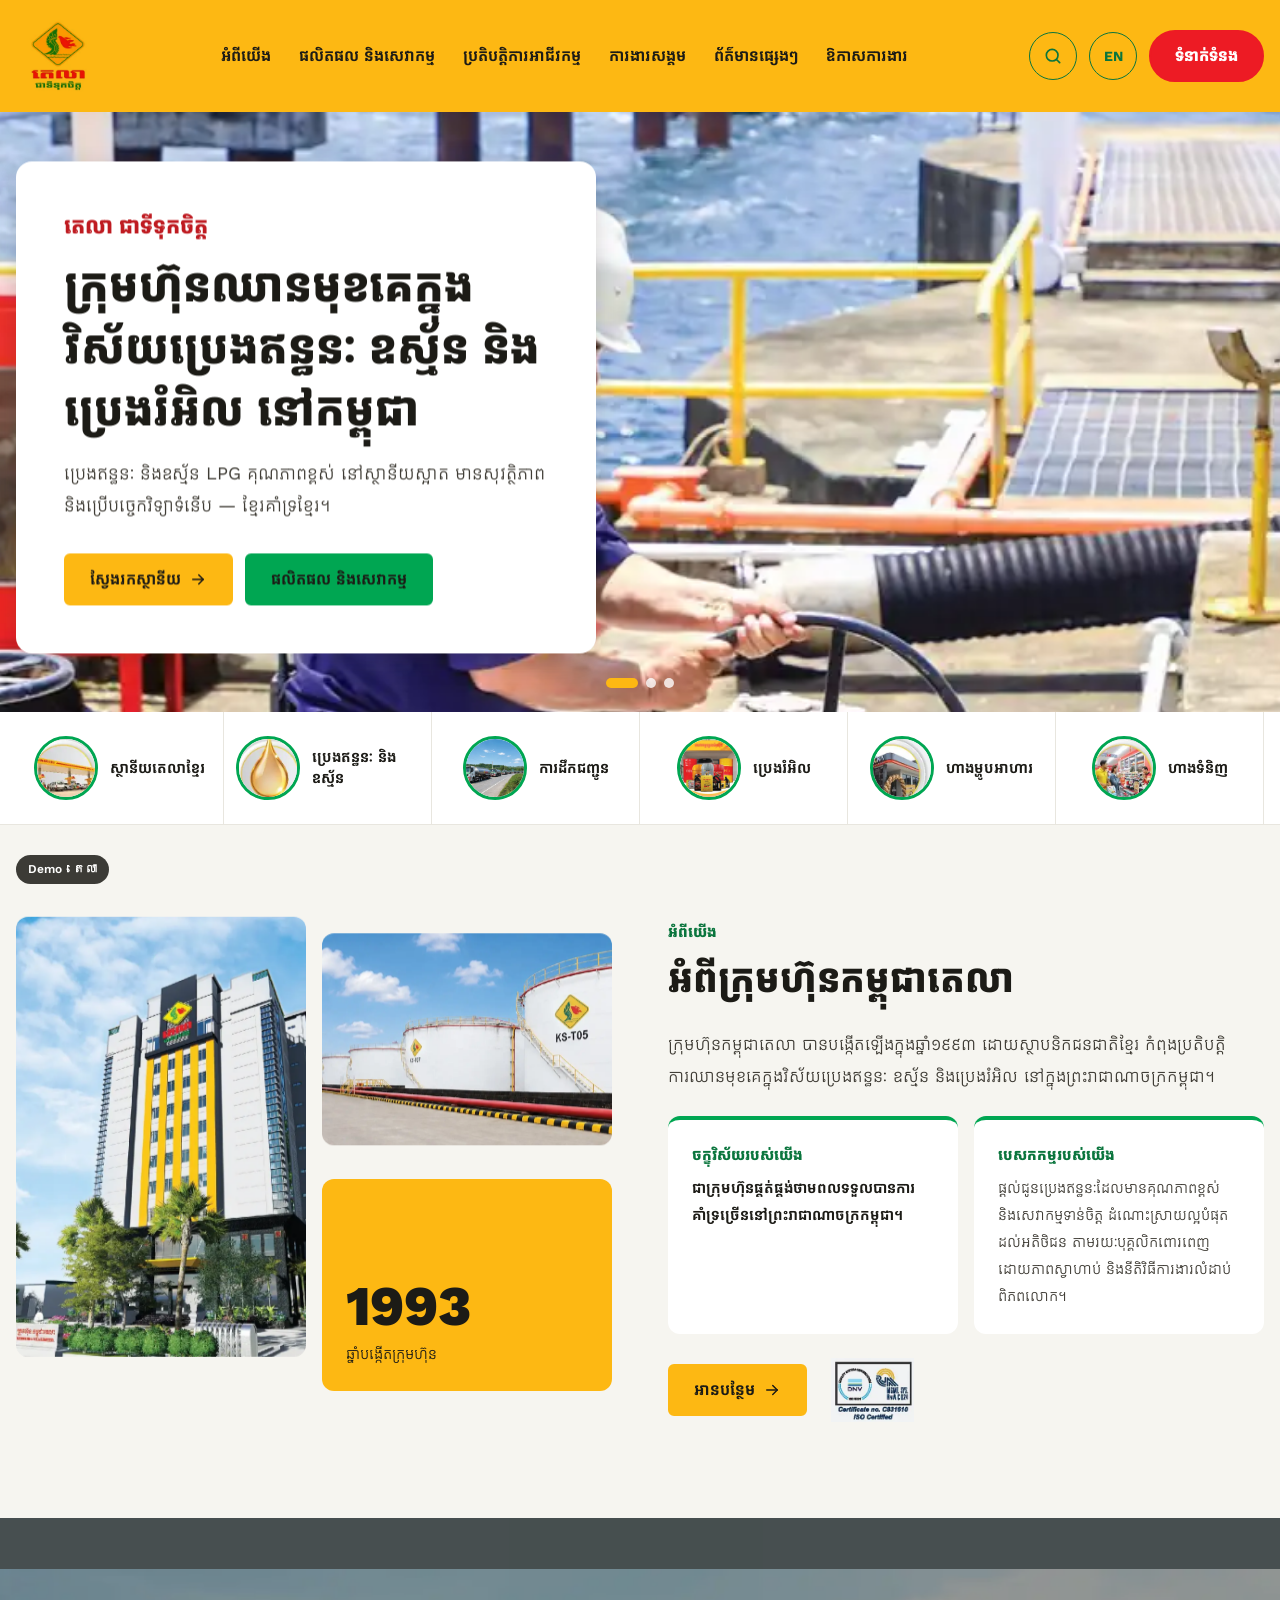
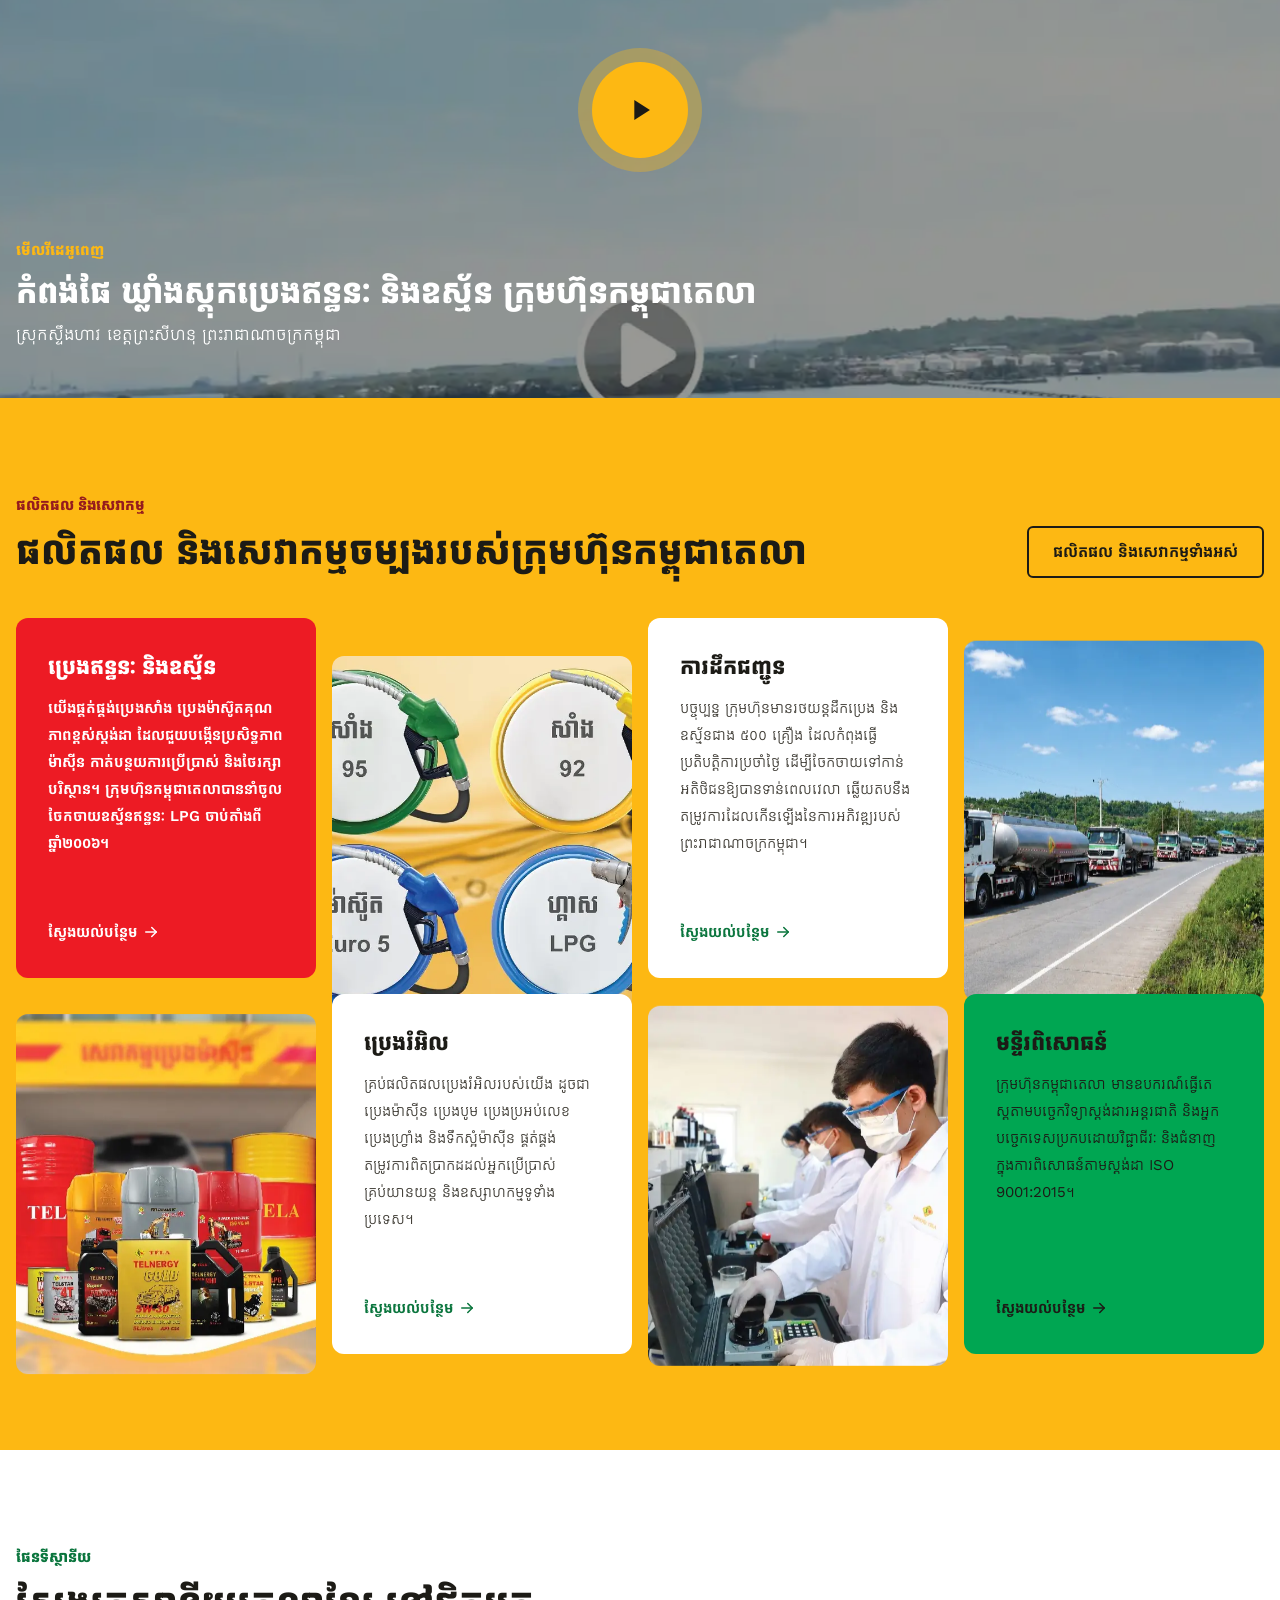
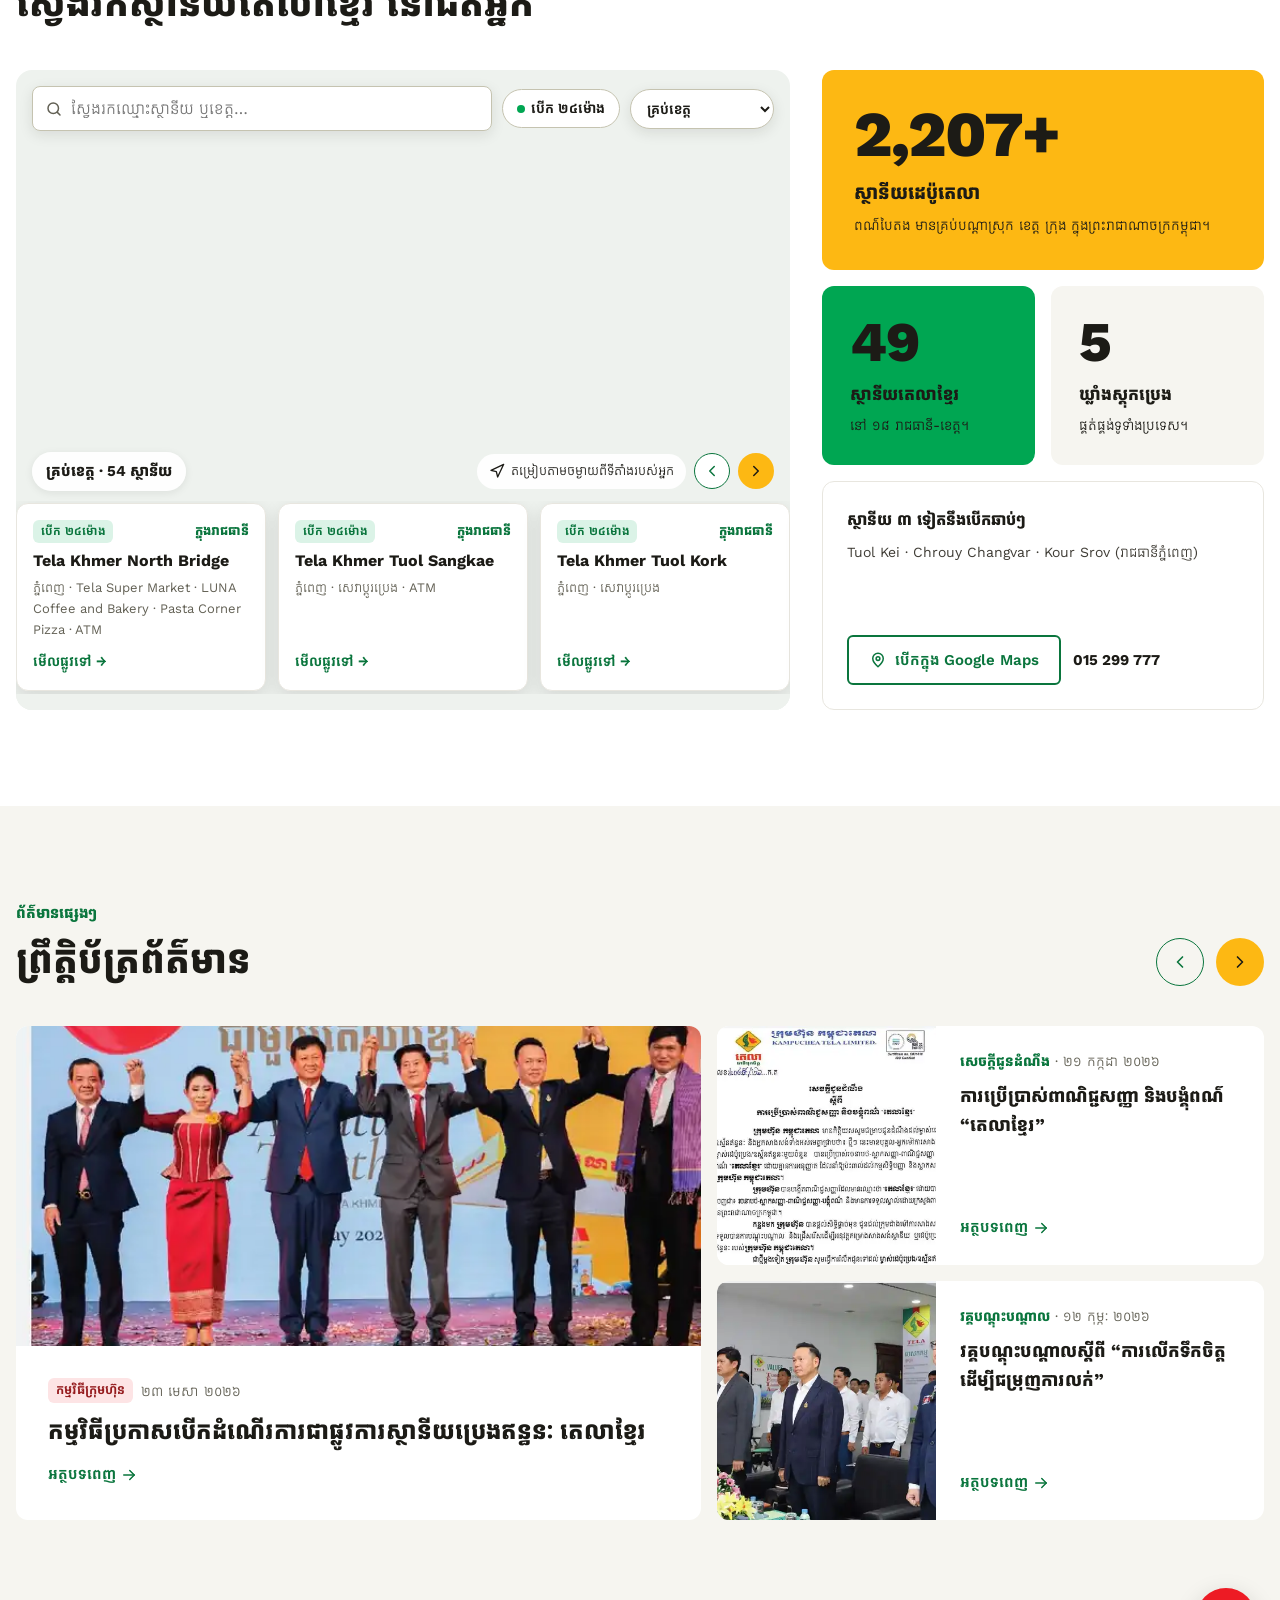
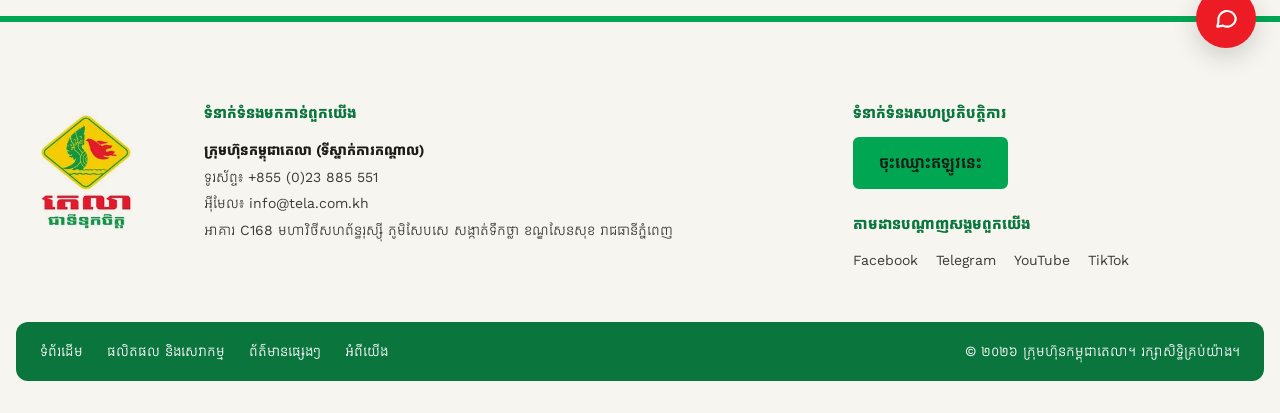
<file: index.html>
<!doctype html>
<html lang="km">
<head>
<meta charset="utf-8">
<meta name="viewport" content="width=device-width, initial-scale=1">
<meta name="robots" content="noindex, nofollow">
<title>តេលា — ទំព័រដើម</title>
<link rel="icon" href="img/logo.webp">
<link rel="preconnect" href="https://fonts.googleapis.com">
<link rel="stylesheet" href="https://fonts.googleapis.com/css2?family=Work+Sans:wght@400;600;700;800&amp;family=Kantumruy+Pro:wght@400;600;700&amp;display=swap">
<style>
body{margin:0}
a{color:#0a753d}a:hover{color:#1c1b16}
</style>
<style>html{scroll-behavior:smooth}*{box-sizing:border-box}img{max-width:100%}</style>
<link rel="stylesheet" href="anim.css">
<link rel="stylesheet" href="responsive.css">
</head>
<body>
<div style="font-family:'Work Sans', 'Kantumruy Pro', 'Noto Sans Khmer', sans-serif;color:#3f3c35;background:#ffffff;line-height:1.75;min-width:0">
<header style="background:#fdb813;padding:12px max(16px, calc((100% - 1248px) / 2));display:flex;flex-wrap:wrap;align-items:center;justify-content:space-between;gap:16px 32px;min-height:112px;box-sizing:border-box">
<a href="#" aria-label="តេលា ទំព័រដើម" style="display:block"><img src="img/logo.webp" alt="តេលា ជាទីទុកចិត្ត" style="display:block;height:84px;width:auto;mix-blend-mode:multiply"></a>
<nav aria-label="ម៉ឺនុយមេ" style="display:flex;flex-wrap:wrap;gap:8px 28px;justify-content:center;flex:1 1 560px"><a href="about.html" style="display:inline-flex;align-items:center;gap:4px;font-size:16px;font-weight:600;line-height:1.5;color:#1c1b16;text-decoration:none">អំពីយើង</a><a href="products.html" style="display:inline-flex;align-items:center;gap:4px;font-size:16px;font-weight:600;line-height:1.5;color:#1c1b16;text-decoration:none">ផលិតផល និងសេវាកម្ម</a><a href="operations.html" style="display:inline-flex;align-items:center;gap:4px;font-size:16px;font-weight:600;line-height:1.5;color:#1c1b16;text-decoration:none">ប្រតិបត្តិការអាជីវកម្ម</a><a href="csr.html" style="display:inline-flex;align-items:center;gap:4px;font-size:16px;font-weight:600;line-height:1.5;color:#1c1b16;text-decoration:none">ការងារសង្គម</a><a href="news.html" style="display:inline-flex;align-items:center;gap:4px;font-size:16px;font-weight:600;line-height:1.5;color:#1c1b16;text-decoration:none">ព័ត៌មានផ្សេងៗ</a><a href="careers.html" style="display:inline-flex;align-items:center;gap:4px;font-size:16px;font-weight:600;line-height:1.5;color:#1c1b16;text-decoration:none">ឱកាសការងារ</a></nav>
<div style="display:flex;align-items:center;gap:12px"><button type="button" aria-label="ស្វែងរក" style="background:transparent;border:1.5px solid #0a753d;color:#0a753d;width:48px;height:48px;border-radius:999px;display:inline-flex;align-items:center;justify-content:center;font-family:inherit;font-size:14px;font-weight:700;cursor:pointer;flex:none"><svg width="20" height="20" viewBox="0 0 24 24" fill="none" stroke="currentColor" stroke-width="2" stroke-linecap="round" stroke-linejoin="round" aria-hidden="true"><circle cx="11" cy="11" r="7"></circle><path d="m20 20-3.5-3.5"></path></svg></button><button type="button" aria-label="English" style="background:transparent;border:1.5px solid #0a753d;color:#0a753d;width:48px;height:48px;border-radius:999px;display:inline-flex;align-items:center;justify-content:center;font-family:inherit;font-size:14px;font-weight:700;cursor:pointer;flex:none">EN</button><a href="contact.html" style="background:#ed1b24;color:#ffffff;border:2px solid #ed1b24;border-radius:999px;display:inline-flex;align-items:center;gap:8px;padding:12px 24px;font-size:16px;font-weight:700;line-height:1.5;text-decoration:none;white-space:nowrap">ទំនាក់ទំនង</a></div>
</header>
<main>
<section aria-label="ទំព័រដើម" style="position:relative;min-height:600px;display:flex;align-items:center;padding:48px max(16px, calc((100% - 1248px) / 2));box-sizing:border-box;overflow:hidden;background:#46535a">
<img src="img/hero.webp" alt="បុគ្គលិកក្រុមហ៊ុនកម្ពុជាតេលា កំពុងបើកវ៉ាល់នៅកំពង់ផែ" style="position:absolute;inset:0;width:100%;height:100%;object-fit:cover">
<div style="position:relative;background:#ffffff;border-radius:16px;padding:48px;max-width:580px;box-sizing:border-box;box-shadow:0 8px 24px rgba(28, 27, 22, 0.18)">
<p style="margin:0 0 12px;font-size:22px;font-weight:700;line-height:1.5;color:#bf1b21">តេលា ជាទីទុកចិត្ត</p>
<h1 style="margin:0 0 16px;font-size:clamp(32px, 3.6vw, 50px);font-weight:700;line-height:1.35;color:#1c1b16">ក្រុមហ៊ុនឈានមុខគេក្នុងវិស័យប្រេងឥន្ធនៈ ឧស្ម័ន និងប្រេងរំអិល នៅកម្ពុជា</h1>
<p style="margin:0 0 32px;font-size:18px;line-height:1.8;color:#3f3c35">ប្រេងឥន្ធនៈ និងឧស្ម័ន LPG គុណភាពខ្ពស់ នៅស្ថានីយស្អាត មានសុវត្ថិភាព និងប្រើបច្ចេកវិទ្យាទំនើប — ខ្មែរគាំទ្រខ្មែរ។</p>
<div style="display:flex;flex-wrap:wrap;gap:12px"><a href="#" style="background:#fdb813;color:#1c1b16;border:2px solid #fdb813;border-radius:6px;display:inline-flex;align-items:center;gap:8px;padding:12px 24px;font-size:16px;font-weight:600;line-height:1.5;text-decoration:none;white-space:nowrap">ស្វែងរកស្ថានីយ<svg width="18" height="18" viewBox="0 0 24 24" fill="none" stroke="currentColor" stroke-width="2" stroke-linecap="round" stroke-linejoin="round" aria-hidden="true"><path d="M5 12h14"></path><path d="m13 6 6 6-6 6"></path></svg></a><a href="#" style="background:#00a652;color:#1c1b16;border:2px solid #00a652;border-radius:6px;display:inline-flex;align-items:center;gap:8px;padding:12px 24px;font-size:16px;font-weight:600;line-height:1.5;text-decoration:none;white-space:nowrap">ផលិតផល និងសេវាកម្ម</a></div>
</div>
<div style="position:absolute;left:50%;bottom:24px;transform:translateX(-50%);display:flex;gap:8px" aria-hidden="true"><span style="width:32px;height:10px;border-radius:999px;background:#fdb813"></span><span style="width:10px;height:10px;border-radius:999px;background:rgba(255,255,255,0.8)"></span><span style="width:10px;height:10px;border-radius:999px;background:rgba(255,255,255,0.8)"></span></div>
</section>
<nav aria-label="សេវាកម្ម" style="background:#ffffff;border-bottom:1px solid #e8e6df;padding:0 max(16px, calc((100% - 1248px) / 2));display:flex;flex-wrap:wrap"><a href="#" style="flex:1 1 180px;display:flex;align-items:center;justify-content:center;gap:12px;padding:24px 12px;border-right:1px solid #e8e6df;color:#1c1b16;text-decoration:none;font-size:15px;font-weight:600;line-height:1.4"><img src="img/cat-station.webp" alt="" style="width:64px;height:64px;border-radius:999px;object-fit:cover;border:3px solid #00a652;flex:none;background:#ffffff">ស្ថានីយតេលាខ្មែរ</a><a href="#" style="flex:1 1 180px;display:flex;align-items:center;justify-content:center;gap:12px;padding:24px 12px;border-right:1px solid #e8e6df;color:#1c1b16;text-decoration:none;font-size:15px;font-weight:600;line-height:1.4"><img src="img/cat-drop.webp" alt="" style="width:64px;height:64px;border-radius:999px;object-fit:cover;border:3px solid #00a652;flex:none;background:#ffffff">ប្រេងឥន្ធនៈ និងឧស្ម័ន</a><a href="#" style="flex:1 1 180px;display:flex;align-items:center;justify-content:center;gap:12px;padding:24px 12px;border-right:1px solid #e8e6df;color:#1c1b16;text-decoration:none;font-size:15px;font-weight:600;line-height:1.4"><img src="img/trucks.webp" alt="" style="width:64px;height:64px;border-radius:999px;object-fit:cover;border:3px solid #00a652;flex:none;background:#ffffff">ការដឹកជញ្ជូន</a><a href="#" style="flex:1 1 180px;display:flex;align-items:center;justify-content:center;gap:12px;padding:24px 12px;border-right:1px solid #e8e6df;color:#1c1b16;text-decoration:none;font-size:15px;font-weight:600;line-height:1.4"><img src="img/lube.webp" alt="" style="width:64px;height:64px;border-radius:999px;object-fit:cover;border:3px solid #00a652;flex:none;background:#ffffff">ប្រេងរំអិល</a><a href="#" style="flex:1 1 180px;display:flex;align-items:center;justify-content:center;gap:12px;padding:24px 12px;border-right:1px solid #e8e6df;color:#1c1b16;text-decoration:none;font-size:15px;font-weight:600;line-height:1.4"><img src="img/cat-rest.webp" alt="" style="width:64px;height:64px;border-radius:999px;object-fit:cover;border:3px solid #00a652;flex:none;background:#ffffff">ហាងម្ហូបអាហារ</a><a href="#" style="flex:1 1 180px;display:flex;align-items:center;justify-content:center;gap:12px;padding:24px 12px;border-right:1px solid #e8e6df;color:#1c1b16;text-decoration:none;font-size:15px;font-weight:600;line-height:1.4"><img src="img/cat-mart.webp" alt="" style="width:64px;height:64px;border-radius:999px;object-fit:cover;border:3px solid #00a652;flex:none;background:#ffffff">ហាងទំនិញ</a></nav>
<section style="background:#f6f5f0;padding:96px max(16px, calc((100% - 1248px) / 2));display:flex;flex-wrap:wrap;gap:56px;align-items:center">
<div style="flex:1 1 460px;display:grid;grid-template-columns:repeat(2, minmax(0, 1fr));gap:16px">
<img src="img/office.webp" alt="អគារទីស្នាក់ការកណ្តាល ក្រុមហ៊ុនកម្ពុជាតេលា" style="grid-row:span 2;width:100%;height:100%;min-height:440px;object-fit:cover;border-radius:12px">
<img src="img/tanks.webp" alt="ធុងស្តុកប្រេងរបស់ក្រុមហ៊ុនកម្ពុជាតេលា" style="width:100%;height:212px;object-fit:cover;border-radius:12px">
<div style="background:#fdb813;border-radius:12px;padding:24px;display:flex;flex-direction:column;justify-content:flex-end;min-height:212px;box-sizing:border-box"><p style="margin:0 0 8px;font-size:56px;font-weight:800;line-height:1;letter-spacing:-0.02em;color:#1c1b16">1993</p><p style="margin:0;font-size:15px;line-height:1.7;color:#1c1b16">ឆ្នាំបង្កើតក្រុមហ៊ុន</p></div>
</div>
<div style="flex:1 1 460px;display:flex;flex-direction:column;gap:24px">
<div><p style="margin:0 0 8px;font-size:15px;font-weight:700;line-height:1.5;color:#0a753d">អំពីយើង</p><h2 style="margin:0;font-size:clamp(28px, 3vw, 40px);font-weight:700;line-height:1.4;color:#1c1b16">អំពីក្រុមហ៊ុនកម្ពុជាតេលា</h2></div>
<p style="margin:0;font-size:17px;line-height:1.85;color:#3f3c35">ក្រុមហ៊ុនកម្ពុជាតេលា បានបង្កើតឡើងក្នុងឆ្នាំ១៩៩៣ ដោយស្ថាបនិកជនជាតិខ្មែរ កំពុងប្រតិបត្តិការឈានមុខគេក្នុងវិស័យប្រេងឥន្ធនៈ ឧស្ម័ន និងប្រេងរំអិល នៅក្នុងព្រះរាជាណាចក្រកម្ពុជា។</p>
<div style="display:grid;grid-template-columns:repeat(2, minmax(0, 1fr));gap:16px">
<div style="background:#ffffff;border-radius:12px;padding:24px;border-top:4px solid #00a652"><p style="margin:0 0 8px;font-size:15px;font-weight:700;line-height:1.5;color:#0a753d">ចក្ខុវិស័យរបស់យើង</p><p style="margin:0;font-size:15px;font-weight:600;line-height:1.8;color:#1c1b16">ជាក្រុមហ៊ុនផ្គត់ផ្គង់ថាមពលទទួលបានការគាំទ្រច្រើននៅព្រះរាជាណាចក្រកម្ពុជា។</p></div>
<div style="background:#ffffff;border-radius:12px;padding:24px;border-top:4px solid #00a652"><p style="margin:0 0 8px;font-size:15px;font-weight:700;line-height:1.5;color:#0a753d">បេសកកម្មរបស់យើង</p><p style="margin:0;font-size:15px;line-height:1.8;color:#3f3c35">ផ្តល់ជូនប្រេងឥន្ធនៈដែលមានគុណភាពខ្ពស់ និងសេវាកម្មទាន់ចិត្ត ដំណោះស្រាយល្អបំផុតដល់អតិថិជន តាមរយៈបុគ្គលិកពោរពេញដោយភាពស្វាហាប់ និងនីតិវិធីការងារលំដាប់ពិភពលោក។</p></div>
</div>
<div style="display:flex;flex-wrap:wrap;align-items:center;gap:24px"><a href="#" style="background:#fdb813;color:#1c1b16;border:2px solid #fdb813;border-radius:6px;display:inline-flex;align-items:center;gap:8px;padding:12px 24px;font-size:16px;font-weight:600;line-height:1.5;text-decoration:none;white-space:nowrap">អានបន្ថែម<svg width="18" height="18" viewBox="0 0 24 24" fill="none" stroke="currentColor" stroke-width="2" stroke-linecap="round" stroke-linejoin="round" aria-hidden="true"><path d="M5 12h14"></path><path d="m13 6 6 6-6 6"></path></svg></a><img src="img/iso.webp" alt="វិញ្ញាបនបត្រ DNV ISO 9001 លេខ C831610" style="height:64px;width:auto"></div>
</div></section>
<section style="position:relative;min-height:480px;display:flex;align-items:flex-end;padding:48px max(16px, calc((100% - 1248px) / 2));box-sizing:border-box;overflow:hidden;background:#6b7a80">
<img src="img/port.webp" alt="" style="position:absolute;inset:0;width:100%;height:100%;object-fit:cover">
<div style="position:absolute;inset:0;background:rgba(28, 27, 22, 0.45)"></div>
<button type="button" aria-label="មើលវីដេអូពេញ" style="position:absolute;top:40%;left:50%;transform:translate(-50%, -50%);width:96px;height:96px;border-radius:999px;border:0;background:#fdb813;color:#1c1b16;box-shadow:0 0 0 14px rgba(253, 184, 19, 0.35);display:flex;align-items:center;justify-content:center;cursor:pointer"><svg width="34" height="34" viewBox="0 0 24 24" fill="currentColor" stroke="none" stroke-width="2" stroke-linecap="round" stroke-linejoin="round" aria-hidden="true"><path d="M8 5v14l11-7z"></path></svg></button>
<div style="position:relative;max-width:820px"><p style="margin:0 0 8px;font-size:15px;font-weight:700;line-height:1.5;color:#fdb813">មើលវីដេអូពេញ</p><h2 style="margin:0;font-size:clamp(24px, 2.6vw, 34px);font-weight:700;line-height:1.4;color:#ffffff">កំពង់ផែ ឃ្លាំងស្តុកប្រេងឥន្ធនៈ និងឧស្ម័ន ក្រុមហ៊ុនកម្ពុជាតេលា</h2><p style="margin:4px 0 0;font-size:17px;line-height:1.75;color:#ffffff">ស្រុកស្ទឹងហាវ ខេត្តព្រះសីហនុ ព្រះរាជាណាចក្រកម្ពុជា</p></div>
</section>
<section style="background:#fdb813;padding:96px max(16px, calc((100% - 1248px) / 2))">
<div style="display:flex;flex-wrap:wrap;align-items:flex-end;justify-content:space-between;gap:24px;margin-bottom:40px"><div style="flex:1 1 520px;max-width:820px"><p style="margin:0 0 8px;font-size:15px;font-weight:700;line-height:1.5;color:#951b1e">ផលិតផល និងសេវាកម្ម</p><h2 style="margin:0;font-size:clamp(28px, 3vw, 40px);font-weight:700;line-height:1.4;color:#1c1b16">ផលិតផល និងសេវាកម្មចម្បងរបស់ក្រុមហ៊ុនកម្ពុជាតេលា</h2></div><a href="#" style="background:transparent;color:#1c1b16;border:2px solid #1c1b16;border-radius:6px;display:inline-flex;align-items:center;gap:8px;padding:12px 24px;font-size:16px;font-weight:600;line-height:1.5;text-decoration:none;white-space:nowrap">ផលិតផល និងសេវាកម្មទាំងអស់</a></div>
<div style="display:grid;grid-template-columns:repeat(auto-fit, minmax(260px, 1fr));gap:16px"><div style="background:#ed1b24;border-radius:12px;padding:32px;display:flex;flex-direction:column;gap:12px;min-height:360px;box-sizing:border-box"><h3 style="margin:0;font-size:22px;font-weight:700;line-height:1.5;color:#ffffff">ប្រេងឥន្ធនៈ និងឧស្ម័ន</h3><p style="margin:0;font-size:15px;font-weight:600;line-height:1.8;color:#ffffff">យើងផ្គត់ផ្គង់ប្រេងសាំង ប្រេងម៉ាស៊ូតគុណភាពខ្ពស់ស្តង់ដា ដែលជួយបង្កើនប្រសិទ្ធភាពម៉ាស៊ីន កាត់បន្ថយការប្រើប្រាស់ និងថែរក្សាបរិស្ថាន។ ក្រុមហ៊ុនកម្ពុជាតេលាបាននាំចូល ចែកចាយឧស្ម័នឥន្ធនៈ LPG ចាប់តាំងពីឆ្នាំ២០០៦។</p><div style="margin-top:auto"><a href="#" style="display:inline-flex;align-items:center;gap:4px;font-size:15px;font-weight:600;line-height:1.5;color:#ffffff;text-decoration:none">ស្វែងយល់បន្ថែម<svg width="18" height="18" viewBox="0 0 24 24" fill="none" stroke="currentColor" stroke-width="2" stroke-linecap="round" stroke-linejoin="round" aria-hidden="true"><path d="M5 12h14"></path><path d="m13 6 6 6-6 6"></path></svg></a></div></div><img src="img/fuel.webp" alt="ប្រេងសាំង ៩៥ ៩២ ម៉ាស៊ូត Euro 5 និង LPG" style="width:100%;height:100%;min-height:360px;object-fit:cover;border-radius:12px"><div style="background:#ffffff;border-radius:12px;padding:32px;display:flex;flex-direction:column;gap:12px;min-height:360px;box-sizing:border-box"><h3 style="margin:0;font-size:22px;font-weight:700;line-height:1.5;color:#1c1b16">ការដឹកជញ្ជូន</h3><p style="margin:0;font-size:15px;line-height:1.8;color:#3f3c35">បច្ចុប្បន្ន ក្រុមហ៊ុនមានរថយន្តដឹកប្រេង និងឧស្ម័នជាង ៥០០ គ្រឿង ដែលកំពុងធ្វើប្រតិបត្តិការប្រចាំថ្ងៃ ដើម្បីចែកចាយទៅកាន់អតិថិជនឱ្យបានទាន់ពេលវេលា ឆ្លើយតបនឹងតម្រូវការដែលកើនឡើងនៃការអភិវឌ្ឍរបស់ព្រះរាជាណាចក្រកម្ពុជា។</p><div style="margin-top:auto"><a href="#" style="display:inline-flex;align-items:center;gap:4px;font-size:15px;font-weight:600;line-height:1.5;color:#0a753d;text-decoration:none">ស្វែងយល់បន្ថែម<svg width="18" height="18" viewBox="0 0 24 24" fill="none" stroke="currentColor" stroke-width="2" stroke-linecap="round" stroke-linejoin="round" aria-hidden="true"><path d="M5 12h14"></path><path d="m13 6 6 6-6 6"></path></svg></a></div></div><img src="img/trucks.webp" alt="រថយន្តដឹកប្រេងតេលា" style="width:100%;height:100%;min-height:360px;object-fit:cover;border-radius:12px"><img src="img/lube.webp" alt="ផលិតផលប្រេងរំអិលតេលា" style="width:100%;height:100%;min-height:360px;object-fit:cover;border-radius:12px"><div style="background:#ffffff;border-radius:12px;padding:32px;display:flex;flex-direction:column;gap:12px;min-height:360px;box-sizing:border-box"><h3 style="margin:0;font-size:22px;font-weight:700;line-height:1.5;color:#1c1b16">ប្រេងរំអិល</h3><p style="margin:0;font-size:15px;line-height:1.8;color:#3f3c35">គ្រប់ផលិតផលប្រេងរំអិលរបស់យើង ដូចជាប្រេងម៉ាស៊ីន ប្រេងបូម ប្រេងប្រអប់លេខ ប្រេងហ្វ្រាំង និងទឹកស្អំម៉ាស៊ីន ផ្គត់ផ្គង់តម្រូវការពិតប្រាកដដល់អ្នកប្រើប្រាស់គ្រប់យានយន្ត និងឧស្សាហកម្មទូទាំងប្រទេស។</p><div style="margin-top:auto"><a href="#" style="display:inline-flex;align-items:center;gap:4px;font-size:15px;font-weight:600;line-height:1.5;color:#0a753d;text-decoration:none">ស្វែងយល់បន្ថែម<svg width="18" height="18" viewBox="0 0 24 24" fill="none" stroke="currentColor" stroke-width="2" stroke-linecap="round" stroke-linejoin="round" aria-hidden="true"><path d="M5 12h14"></path><path d="m13 6 6 6-6 6"></path></svg></a></div></div><img src="img/lab.webp" alt="បុគ្គលិកមន្ទីរពិសោធន៍តេលា" style="width:100%;height:100%;min-height:360px;object-fit:cover;border-radius:12px"><div style="background:#00a652;border-radius:12px;padding:32px;display:flex;flex-direction:column;gap:12px;min-height:360px;box-sizing:border-box"><h3 style="margin:0;font-size:22px;font-weight:700;line-height:1.5;color:#1c1b16">មន្ទីរពិសោធន៍</h3><p style="margin:0;font-size:15px;line-height:1.8;color:#1c1b16">ក្រុមហ៊ុនកម្ពុជាតេលា មានឧបករណ៍ធ្វើតេស្តតាមបច្ចេកវិទ្យាស្តង់ដារអន្តរជាតិ និងអ្នកបច្ចេកទេសប្រកបដោយវិជ្ជាជីវៈ និងជំនាញក្នុងការពិសោធន៍តាមស្តង់ដា ISO 9001:2015។</p><div style="margin-top:auto"><a href="#" style="display:inline-flex;align-items:center;gap:4px;font-size:15px;font-weight:600;line-height:1.5;color:#1c1b16;text-decoration:none">ស្វែងយល់បន្ថែម<svg width="18" height="18" viewBox="0 0 24 24" fill="none" stroke="currentColor" stroke-width="2" stroke-linecap="round" stroke-linejoin="round" aria-hidden="true"><path d="M5 12h14"></path><path d="m13 6 6 6-6 6"></path></svg></a></div></div></div>
</section>
<section id="stations" style="background:#ffffff;padding:96px max(16px, calc((100% - 1248px) / 2))">
<div style="margin-bottom:40px;max-width:820px"><p style="margin:0 0 8px;font-size:15px;font-weight:700;line-height:1.5;color:#0a753d">ផែនទីស្ថានីយ</p><h2 style="margin:0;font-size:clamp(28px, 3vw, 40px);font-weight:700;line-height:1.4;color:#1c1b16">ស្វែងរកស្ថានីយតេលាខ្មែរ នៅជិតអ្នក</h2></div>
<div style="display:flex;flex-wrap:wrap;gap:32px;align-items:stretch">
<div style="flex:1.7 1 600px;min-width:0;min-height:640px;background:#eef2ee;border-radius:16px;position:relative;overflow:hidden">
<div id="lmap" style="position:absolute;top:64px;left:0;right:0;bottom:0;z-index:0;display:none;background:#eef2ee"></div>
<div id="svgmap" style="position:absolute;top:56px;left:0;right:0;bottom:90px;z-index:0"><svg viewBox="0 0 600 480" role="img" aria-label="ផែនទីកម្ពុជា បង្ហាញស្ថានីយតេលាខ្មែរតាមខេត្ត" preserveAspectRatio="xMidYMid meet" style="width:100%;height:100%;display:block">
<path d="M-40.0,216.3 L58.5,274.3 L109.1,380.7 L149.7,434.4 L233.4,449.4 L255.0,468.6 L275.0,509.8 L-40.0,509.8 Z" fill="#cfe3ec"></path>
<path d="M58.5,274.3 C51.6,252.8 31.0,169.5 34.8,149.9 C38.6,130.3 80.8,74.1 98.8,64.3 C116.8,54.5 207.3,45.1 228.1,44.6 C248.9,44.1 305.4,54.2 321.9,59.4 C338.4,64.6 392.5,102.7 404.4,99.8 C416.3,96.9 437.1,31.9 449.6,28.8 C462.1,25.7 527.9,56.8 538.3,66.7 C548.7,76.6 560.5,117.5 561.5,135.4 C562.5,153.3 565.9,239.9 549.1,258.8 C532.3,277.7 392.7,324.9 381.1,338.1 C369.5,351.3 430.7,394.0 425.0,400.5 C419.3,407.0 337.9,403.4 320.0,408.0 C302.1,412.6 249.3,446.9 233.4,449.4 C217.5,451.9 161.3,440.8 149.7,434.4 C138.1,428.0 117.6,395.6 109.1,380.7 C100.6,365.8 65.4,295.8 58.5,274.3 Z" fill="#ffffff" stroke="#0a753d" stroke-width="2.5" stroke-linejoin="round"></path>
<ellipse cx="210.0" cy="206.0" rx="40" ry="15" transform="rotate(-38 210.0 206.0)" fill="#cfe3ec"></ellipse>
<path d="M385.0,82.4 C387.0,91.5 394.2,110.2 397.0,137.0 C399.8,163.8 410.5,216.8 402.0,243.1 C393.5,269.4 364.2,278.8 346.0,294.6 C327.8,310.4 296.0,325.3 293.0,337.8 C290.0,350.3 325.2,358.8 328.0,369.8 C330.8,380.8 313.0,398.1 310.0,403.8" fill="none" stroke="#a9cfdd" stroke-width="3.5" stroke-linecap="round"></path>
<text x="22" y="92" font-size="15" font-weight="600" fill="#8f8a7c">ថៃ</text>
<text x="412" y="30" font-size="15" font-weight="600" fill="#8f8a7c">ឡាវ</text>
<text x="470" y="420" font-size="15" font-weight="600" fill="#8f8a7c">វៀតណាម</text>
<text x="30" y="462" font-size="14" font-style="italic" fill="#6f9fb3">ឈូងសមុទ្រថៃ</text>
<text x="214" y="176" font-size="12" font-style="italic" fill="#6f9fb3">បឹងទន្លេសាប</text>
<text x="408" y="200" font-size="12" font-style="italic" fill="#6f9fb3">ទន្លេមេគង្គ</text>
<g transform="translate(292.8 339.3)"><circle r="16" fill="#2b7de9" opacity="0.18"></circle><circle r="7" fill="#2b7de9" stroke="#ffffff" stroke-width="2.5"></circle></g>
<g id="pins"></g>
</svg></div>
<div style="position:absolute;top:16px;left:16px;right:16px;z-index:4;display:flex;flex-wrap:wrap;gap:10px;align-items:center">
<div style="flex:1 1 280px;position:relative">
<label for="stq" style="display:flex;align-items:center;gap:8px;background:#ffffff;border:1.5px solid #c5c3b0;border-radius:8px;padding:0 12px;color:#626054;box-shadow:0 4px 14px rgba(28, 27, 22, 0.10)"><svg width="18" height="18" viewBox="0 0 24 24" fill="none" stroke="currentColor" stroke-width="2" stroke-linecap="round" aria-hidden="true"><circle cx="11" cy="11" r="7"></circle><path d="m20 20-3.5-3.5"></path></svg><input id="stq" type="search" autocomplete="off" placeholder="ស្វែងរកឈ្មោះស្ថានីយ ឬខេត្ត…" value="" style="flex:1;min-width:0;border:0;outline:none;padding:12px 0;font-family:inherit;font-size:16px;color:#1c1b16;background:transparent"></label>
<div id="drop" role="listbox" hidden style="position:absolute;left:0;right:0;top:calc(100% + 6px);background:#ffffff;border:1px solid #e8e6df;border-radius:10px;box-shadow:0 12px 32px rgba(28, 27, 22, 0.18);overflow:hidden;max-height:320px;overflow-y:auto"></div>
</div>
<button type="button" id="chip24" aria-pressed="false" style="display:inline-flex;align-items:center;gap:6px;padding:10px 14px;border-radius:999px;font-family:inherit;font-size:14px;font-weight:600;cursor:pointer;color:#1c1b16;background:#ffffff;border:1.5px solid #c5c3b0"><span style="width:8px;height:8px;border-radius:999px;background:#00a652"></span>បើក ២៤ម៉ោង</button>
<button type="button" id="showall" style="padding:10px 14px;border-radius:999px;border:1.5px solid #c5c3b0;background:#ffffff;color:#1c1b16;font-family:inherit;font-size:14px;font-weight:600;cursor:pointer">គ្រប់ខេត្ត</button>
</div>
<div style="position:absolute;left:16px;top:84px;z-index:2;box-shadow:0 2px 8px rgba(28, 27, 22, 0.08);display:flex;flex-direction:column;gap:6px;background:rgba(255,255,255,0.92);border-radius:8px;padding:8px 12px;font-size:12px;line-height:1.5;color:#1c1b16"><span style="display:inline-flex;align-items:center;gap:6px"><span style="width:10px;height:10px;border-radius:999px;background:#ed1b24"></span>ស្ថានីយ (ចំនួន)</span><span style="display:inline-flex;align-items:center;gap:6px"><span style="width:10px;height:10px;border-radius:999px;background:#fdb813;border:1.5px solid #1c1b16"></span>ខេត្តបានជ្រើសរើស</span><span style="display:inline-flex;align-items:center;gap:6px"><span style="width:10px;height:10px;border-radius:999px;background:#2b7de9"></span>ទីតាំងរបស់អ្នក</span></div>
<div style="position:absolute;left:0;right:0;bottom:0;z-index:3;padding:12px 0 16px;background:linear-gradient(to bottom, rgba(238, 242, 238, 0), rgba(238, 242, 238, 0.85) 30%)">
<div style="display:flex;flex-wrap:wrap;align-items:center;justify-content:space-between;gap:8px;padding:0 16px 10px"><div style="background:rgba(255,255,255,0.94);border-radius:999px;padding:6px 14px;box-shadow:0 2px 8px rgba(28, 27, 22, 0.08)"><p style="margin:0;font-size:15px;font-weight:700;color:#1c1b16"><span id="sttitle"></span></p></div><div style="display:flex;align-items:center;gap:8px"><span style="display:inline-flex;align-items:center;gap:6px;font-size:13px;color:#1c1b16;background:rgba(255,255,255,0.94);border-radius:999px;padding:6px 12px"><svg width="16" height="16" viewBox="0 0 24 24" fill="none" stroke="currentColor" stroke-width="2" stroke-linecap="round" stroke-linejoin="round" aria-hidden="true"><path d="m3 11 19-9-9 19-2-8-8-2z"></path></svg>តម្រៀបតាមចម្ងាយពីទីតាំងរបស់អ្នក</span><button type="button" aria-label="ថយក្រោយ" id="leftbtn" style="width:36px;height:36px;border-radius:999px;border:1.5px solid #0a753d;background:#ffffff;color:#0a753d;display:inline-flex;align-items:center;justify-content:center;cursor:pointer"><svg width="18" height="18" viewBox="0 0 24 24" fill="none" stroke="currentColor" stroke-width="2" stroke-linecap="round" stroke-linejoin="round" aria-hidden="true"><path d="m15 18-6-6 6-6"></path></svg></button><button type="button" aria-label="បន្ទាប់" id="rightbtn" style="width:36px;height:36px;border-radius:999px;border:0;background:#fdb813;color:#1c1b16;display:inline-flex;align-items:center;justify-content:center;cursor:pointer"><svg width="18" height="18" viewBox="0 0 24 24" fill="none" stroke="currentColor" stroke-width="2" stroke-linecap="round" stroke-linejoin="round" aria-hidden="true"><path d="m9 18 6-6-6-6"></path></svg></button></div></div>
<div id="row" style="display:flex;gap:12px;overflow-x:auto;scroll-snap-type:x mandatory;padding:2px 16px 4px">

</div>
</div>
</div>
<div style="flex:1 1 340px;display:grid;grid-template-columns:repeat(2, minmax(0, 1fr));grid-template-rows:auto auto 1fr;gap:16px">
<div style="grid-column:1 / -1;background:#fdb813;border-radius:12px;padding:32px;display:flex;flex-direction:column;justify-content:flex-end"><p style="margin:0 0 10px;font-size:64px;font-weight:800;line-height:1;letter-spacing:-0.02em;color:#1c1b16">2,300+</p><p style="margin:0;font-size:19px;font-weight:700;color:#1c1b16">ស្ថានីយដេប៉ូតេលា</p><p style="margin:4px 0 0;font-size:14px;line-height:1.75;color:#1c1b16">ពណ៌បៃតង មានគ្រប់បណ្តាស្រុក ខេត្ត ក្រុង ក្នុងព្រះរាជាណាចក្រកម្ពុជា។</p></div>
<div style="background:#00a652;border-radius:12px;padding:28px"><p style="margin:0 0 10px;font-size:56px;font-weight:800;line-height:1;letter-spacing:-0.02em;color:#1c1b16">51</p><p style="margin:0;font-size:17px;font-weight:700;color:#1c1b16">ស្ថានីយតេលាខ្មែរ</p><p style="margin:4px 0 0;font-size:14px;line-height:1.7;color:#1c1b16">នៅ ១៨ រាជធានី-ខេត្ត។</p></div>
<div style="background:#f6f5f0;border-radius:12px;padding:28px"><p style="margin:0 0 10px;font-size:56px;font-weight:800;line-height:1;letter-spacing:-0.02em;color:#1c1b16">5</p><p style="margin:0;font-size:17px;font-weight:700;color:#1c1b16">ឃ្លាំងស្តុកប្រេង</p><p style="margin:4px 0 0;font-size:14px;line-height:1.7;color:#1c1b16">ផ្គត់ផ្គង់ទូទាំងប្រទេស។</p></div>
<div style="grid-column:1 / -1;background:#ffffff;border:1px solid #e8e6df;border-radius:12px;padding:24px;display:flex;flex-direction:column;justify-content:space-between;gap:14px"><div><p style="margin:0 0 6px;font-size:16px;font-weight:700;color:#1c1b16">ស្ថានីយ ៣ ទៀតនឹងបើកឆាប់ៗ</p><p style="margin:0;font-size:14px;line-height:1.75;color:#3f3c35">Tuol Kei · Chrouy Changvar · Kour Srov (រាជធានីភ្នំពេញ)</p></div><div style="display:flex;flex-wrap:wrap;gap:12px;align-items:center"><a href="https://www.google.com/maps/search/?api=1&amp;query=Tela+Khmer+Cambodia" style="display:inline-flex;align-items:center;gap:8px;padding:12px 20px;border:2px solid #0a753d;border-radius:6px;color:#0a753d;font-size:15px;font-weight:600;line-height:1.5;text-decoration:none"><svg width="18" height="18" viewBox="0 0 24 24" fill="none" stroke="currentColor" stroke-width="2" stroke-linecap="round" stroke-linejoin="round" aria-hidden="true"><path d="M12 21s-7-6.2-7-11a7 7 0 0 1 14 0c0 4.8-7 11-7 11z"></path><circle cx="12" cy="10" r="2.5"></circle></svg>បើកក្នុង Google Maps</a><span style="font-size:15px;font-weight:700;color:#1c1b16">015 299 777</span></div></div>
</div>
</div>
</section>
<section style="background:#f6f5f0;padding:96px max(16px, calc((100% - 1248px) / 2))">
<div style="display:flex;flex-wrap:wrap;align-items:flex-end;justify-content:space-between;gap:24px;margin-bottom:40px"><div style="flex:1 1 520px;max-width:820px"><p style="margin:0 0 8px;font-size:15px;font-weight:700;line-height:1.5;color:#0a753d">ព័ត៌មានផ្សេងៗ</p><h2 style="margin:0;font-size:clamp(28px, 3vw, 40px);font-weight:700;line-height:1.4;color:#1c1b16">ព្រឹត្តិប័ត្រព័ត៌មាន</h2></div><div style="display:flex;gap:12px"><button type="button" aria-label="មុន" style="background:transparent;border:1.5px solid #0a753d;color:#0a753d;width:48px;height:48px;border-radius:999px;display:inline-flex;align-items:center;justify-content:center;font-family:inherit;font-size:14px;font-weight:700;cursor:pointer;flex:none"><svg width="20" height="20" viewBox="0 0 24 24" fill="none" stroke="currentColor" stroke-width="2" stroke-linecap="round" stroke-linejoin="round" aria-hidden="true"><path d="m15 18-6-6 6-6"></path></svg></button><button type="button" aria-label="បន្ទាប់" style="background:#fdb813;border:0;color:#1c1b16;width:48px;height:48px;border-radius:999px;display:inline-flex;align-items:center;justify-content:center;font-family:inherit;font-size:14px;font-weight:700;cursor:pointer;flex:none"><svg width="20" height="20" viewBox="0 0 24 24" fill="none" stroke="currentColor" stroke-width="2" stroke-linecap="round" stroke-linejoin="round" aria-hidden="true"><path d="m9 18 6-6-6-6"></path></svg></button></div></div>
<div style="display:flex;flex-wrap:wrap;gap:16px">
<article style="flex:1.4 1 480px;background:#ffffff;border-radius:12px;overflow:hidden;display:flex;flex-direction:column">
<img src="img/news-launch.webp" alt="ពិធីប្រកាសបើកស្ថានីយប្រេងឥន្ធនៈ តេលាខ្មែរ" style="width:100%;height:320px;object-fit:cover">
<div style="padding:32px;display:flex;flex-direction:column;gap:10px"><div style="display:flex;align-items:center;gap:8px;flex-wrap:wrap"><span style="background:#fde4e5;color:#951b1e;border-radius:6px;padding:2px 8px;font-size:13px;font-weight:600;line-height:1.6">កម្មវិធីក្រុមហ៊ុន</span><span style="font-size:14px;color:#626054">២៣ មេសា ២០២៦</span></div>
<h3 style="margin:0;font-size:24px;font-weight:700;line-height:1.55;color:#1c1b16">កម្មវិធីប្រកាសបើកដំណើរការជាផ្លូវការស្ថានីយប្រេងឥន្ធនៈ តេលាខ្មែរ</h3><div><a href="#" style="display:inline-flex;align-items:center;gap:4px;font-size:15px;font-weight:600;line-height:1.5;color:#0a753d;text-decoration:none">អត្ថបទពេញ<svg width="18" height="18" viewBox="0 0 24 24" fill="none" stroke="currentColor" stroke-width="2" stroke-linecap="round" stroke-linejoin="round" aria-hidden="true"><path d="M5 12h14"></path><path d="m13 6 6 6-6 6"></path></svg></a></div></div></article>
<div style="flex:1 1 400px;display:flex;flex-direction:column;gap:16px">
<article style="flex:1;background:#ffffff;border-radius:12px;overflow:hidden;display:flex;min-height:200px"><img src="img/news-notice.webp" alt="សេចក្តីជូនដំណឹងរបស់ក្រុមហ៊ុនកម្ពុជាតេលា" style="width:40%;object-fit:cover;flex:none"><div style="padding:24px;display:flex;flex-direction:column;gap:8px"><p style="margin:0;font-size:14px;line-height:1.7;color:#626054"><b style="color:#0a753d">សេចក្តីជូនដំណឹង</b> · ២១ កក្កដា ២០២៦</p><h3 style="margin:0;font-size:18px;font-weight:700;line-height:1.6;color:#1c1b16">ការប្រើប្រាស់ពាណិជ្ជសញ្ញា និងបង្គុំពណ៌ “តេលាខ្មែរ”</h3><div style="margin-top:auto"><a href="#" style="display:inline-flex;align-items:center;gap:4px;font-size:15px;font-weight:600;line-height:1.5;color:#0a753d;text-decoration:none">អត្ថបទពេញ<svg width="18" height="18" viewBox="0 0 24 24" fill="none" stroke="currentColor" stroke-width="2" stroke-linecap="round" stroke-linejoin="round" aria-hidden="true"><path d="M5 12h14"></path><path d="m13 6 6 6-6 6"></path></svg></a></div></div></article>
<article style="flex:1;background:#ffffff;border-radius:12px;overflow:hidden;display:flex;min-height:200px"><img src="img/news-training.webp" alt="វគ្គបណ្តុះបណ្តាលបុគ្គលិកតេលា" style="width:40%;object-fit:cover;flex:none"><div style="padding:24px;display:flex;flex-direction:column;gap:8px"><p style="margin:0;font-size:14px;line-height:1.7;color:#626054"><b style="color:#0a753d">វគ្គបណ្តុះបណ្តាល</b> · ១២ កុម្ភៈ ២០២៦</p><h3 style="margin:0;font-size:18px;font-weight:700;line-height:1.6;color:#1c1b16">វគ្គបណ្តុះបណ្តាលស្តីពី “ការលើកទឹកចិត្តដើម្បីជម្រុញការលក់”</h3><div style="margin-top:auto"><a href="#" style="display:inline-flex;align-items:center;gap:4px;font-size:15px;font-weight:600;line-height:1.5;color:#0a753d;text-decoration:none">អត្ថបទពេញ<svg width="18" height="18" viewBox="0 0 24 24" fill="none" stroke="currentColor" stroke-width="2" stroke-linecap="round" stroke-linejoin="round" aria-hidden="true"><path d="M5 12h14"></path><path d="m13 6 6 6-6 6"></path></svg></a></div></div></article>
</div></div></section>
</main>
<footer style="position:relative;background:#f6f5f0;border-top:6px solid #00a652;padding:80px max(16px, calc((100% - 1248px) / 2)) 32px">
<div style="display:flex;flex-wrap:wrap;gap:48px">
<img src="img/logo.webp" alt="តេលា ជាទីទុកចិត្ត" style="width:140px;height:140px;object-fit:contain;mix-blend-mode:multiply;flex:none">
<div style="flex:1.6 1 360px"><h2 style="margin:0 0 12px;font-size:15px;font-weight:700;line-height:1.5;color:#0a753d">ទំនាក់ទំនងមកកាន់ពួកយើង</h2>
<p style="margin:0;font-size:14px;font-weight:700;line-height:1.9;color:#1c1b16">ក្រុមហ៊ុនកម្ពុជាតេលា (ទីស្នាក់ការកណ្តាល)</p>
<p style="margin:0;font-size:14px;line-height:1.9;color:#3f3c35">ទូរស័ព្ទ៖ +855 (0)23 885 551</p>
<p style="margin:0;font-size:14px;line-height:1.9;color:#3f3c35">អ៊ីមែល៖ info@tela.com.kh</p>
<p style="margin:0;font-size:14px;line-height:1.9;color:#3f3c35">អាគារ C168 មហាវិថីសហព័ន្ធរុស្ស៊ី ភូមិសែបសេ សង្កាត់ទឹកថ្លា ខណ្ឌសែនសុខ រាជធានីភ្នំពេញ</p></div>
<div style="flex:1 1 260px;display:flex;flex-direction:column;align-items:flex-start;gap:12px"><h2 style="margin:0;font-size:15px;font-weight:700;line-height:1.5;color:#0a753d">ទំនាក់ទំនងសហប្រតិបត្តិការ</h2><a href="#" style="background:#00a652;color:#1c1b16;border:2px solid #00a652;border-radius:6px;display:inline-flex;align-items:center;gap:8px;padding:12px 24px;font-size:16px;font-weight:600;line-height:1.5;text-decoration:none;white-space:nowrap">ចុះឈ្មោះឥឡូវនេះ</a>
<h2 style="margin:12px 0 0;font-size:15px;font-weight:700;line-height:1.5;color:#0a753d">តាមដានបណ្តាញសង្គមពួកយើង</h2><div style="display:flex;flex-wrap:wrap;gap:4px 18px"><a href="#" style="font-size:14px;line-height:1.9;color:#3f3c35;text-decoration:none">Facebook</a><a href="#" style="font-size:14px;line-height:1.9;color:#3f3c35;text-decoration:none">Telegram</a><a href="#" style="font-size:14px;line-height:1.9;color:#3f3c35;text-decoration:none">YouTube</a><a href="#" style="font-size:14px;line-height:1.9;color:#3f3c35;text-decoration:none">TikTok</a></div></div></div>
<div style="margin-top:48px;background:#0a753d;border-radius:12px;padding:16px 24px;display:flex;flex-wrap:wrap;align-items:center;justify-content:space-between;gap:16px"><nav aria-label="តំណភ្ជាប់" style="display:flex;flex-wrap:wrap;gap:4px 24px"><a href="index.html" style="font-size:14px;line-height:1.9;color:#ffffff;text-decoration:none">ទំព័រដើម</a><a href="products.html" style="font-size:14px;line-height:1.9;color:#ffffff;text-decoration:none">ផលិតផល និងសេវាកម្ម</a><a href="news.html" style="font-size:14px;line-height:1.9;color:#ffffff;text-decoration:none">ព័ត៌មានផ្សេងៗ</a><a href="about.html" style="font-size:14px;line-height:1.9;color:#ffffff;text-decoration:none">អំពីយើង</a></nav><p style="margin:0;font-size:14px;line-height:1.9;color:#ffffff">© ២០២៦ ក្រុមហ៊ុនកម្ពុជាតេលា។ រក្សាសិទ្ធិគ្រប់យ៉ាង។</p></div>
<a href="#" aria-label="ជជែកជាមួយយើង" style="position:absolute;right:24px;top:-34px;width:60px;height:60px;border-radius:999px;background:#ed1b24;color:#ffffff;display:flex;align-items:center;justify-content:center;box-shadow:0 8px 24px rgba(28, 27, 22, 0.18)"><svg width="26" height="26" viewBox="0 0 24 24" fill="none" stroke="currentColor" stroke-width="2" stroke-linecap="round" stroke-linejoin="round" aria-hidden="true"><path d="M21 12a8 8 0 0 1-11.6 7.1L4 20l1-4.6A8 8 0 1 1 21 12z"></path></svg></a>
</footer>
</div>
<div style="position:fixed;left:16px;bottom:16px;z-index:50;background:#1c1b16;color:#fff;font:600 12px/1.4 'Work Sans',sans-serif;padding:6px 12px;border-radius:999px;opacity:.85">Demo · តេលា</div>
<script src="finder.js"></script>
<script src="anim.js"></script>
<script src="responsive.js"></script>
</body>
</html>
</file>
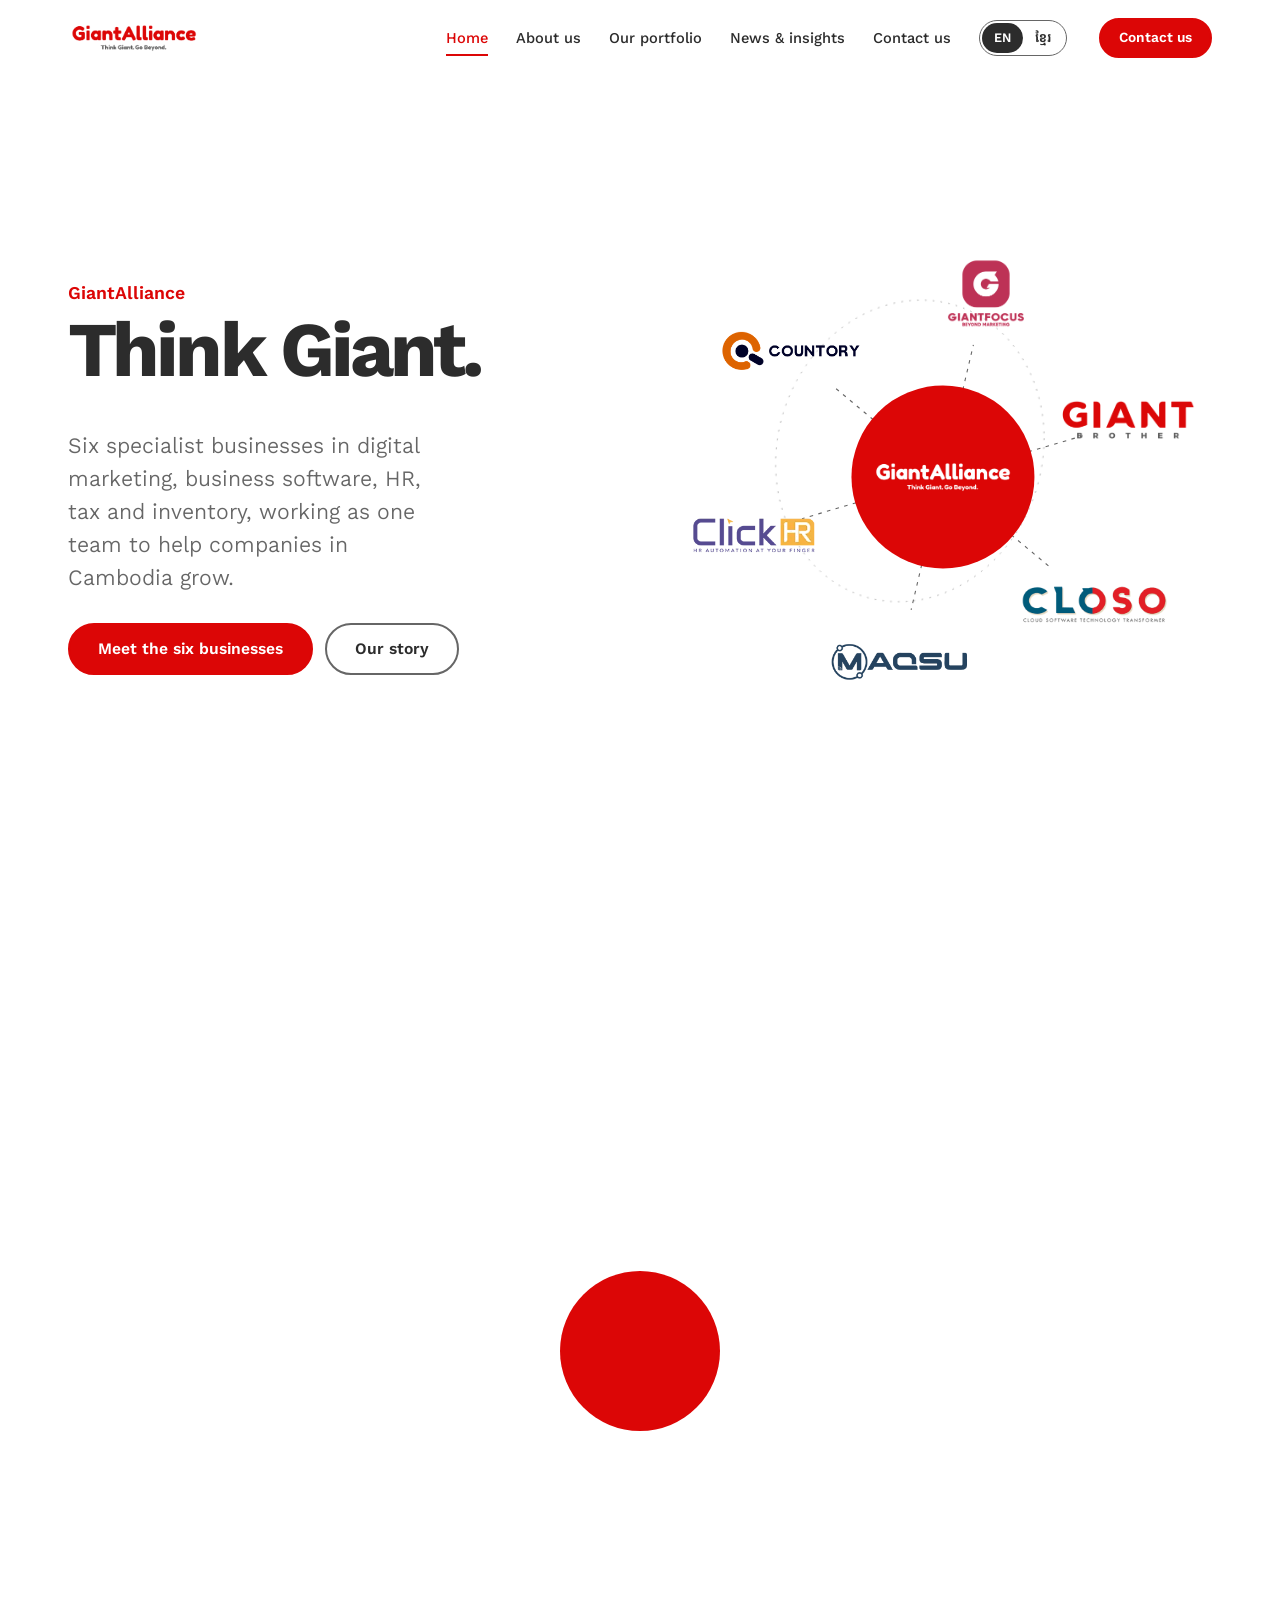
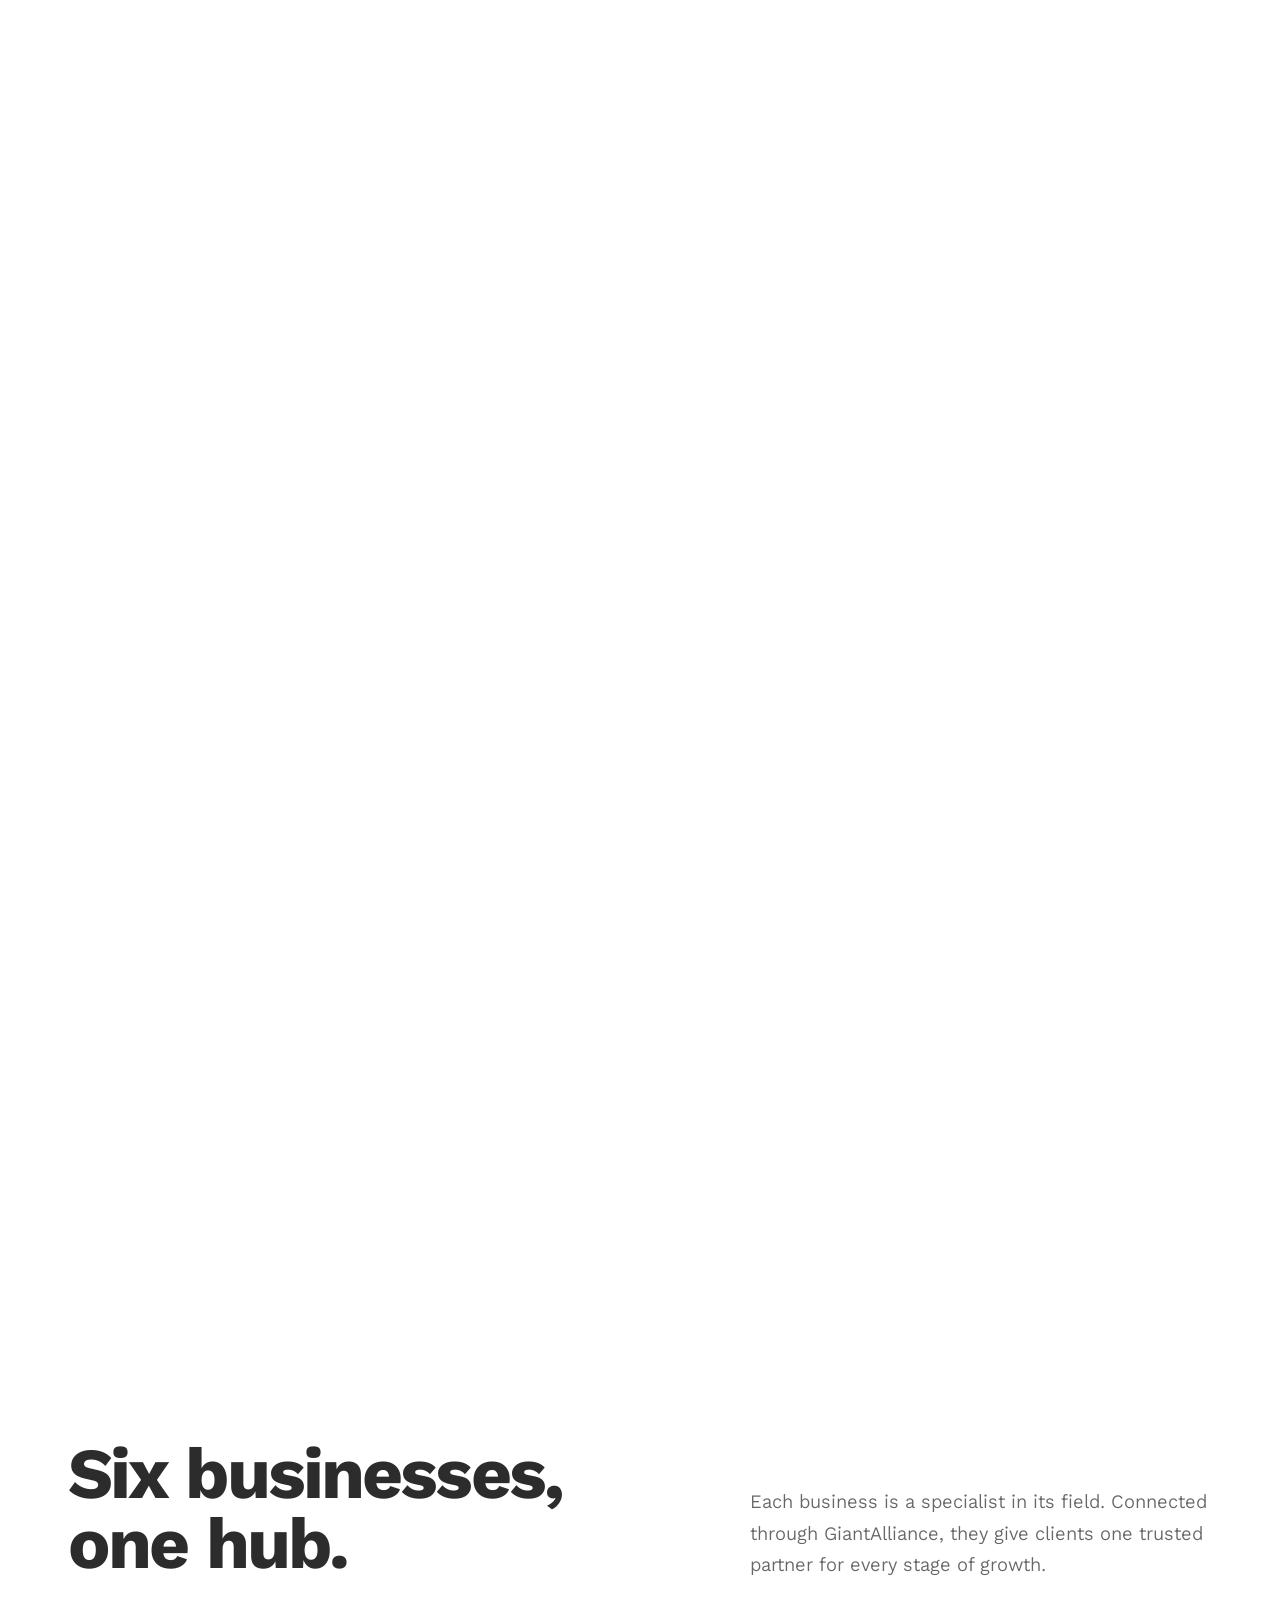
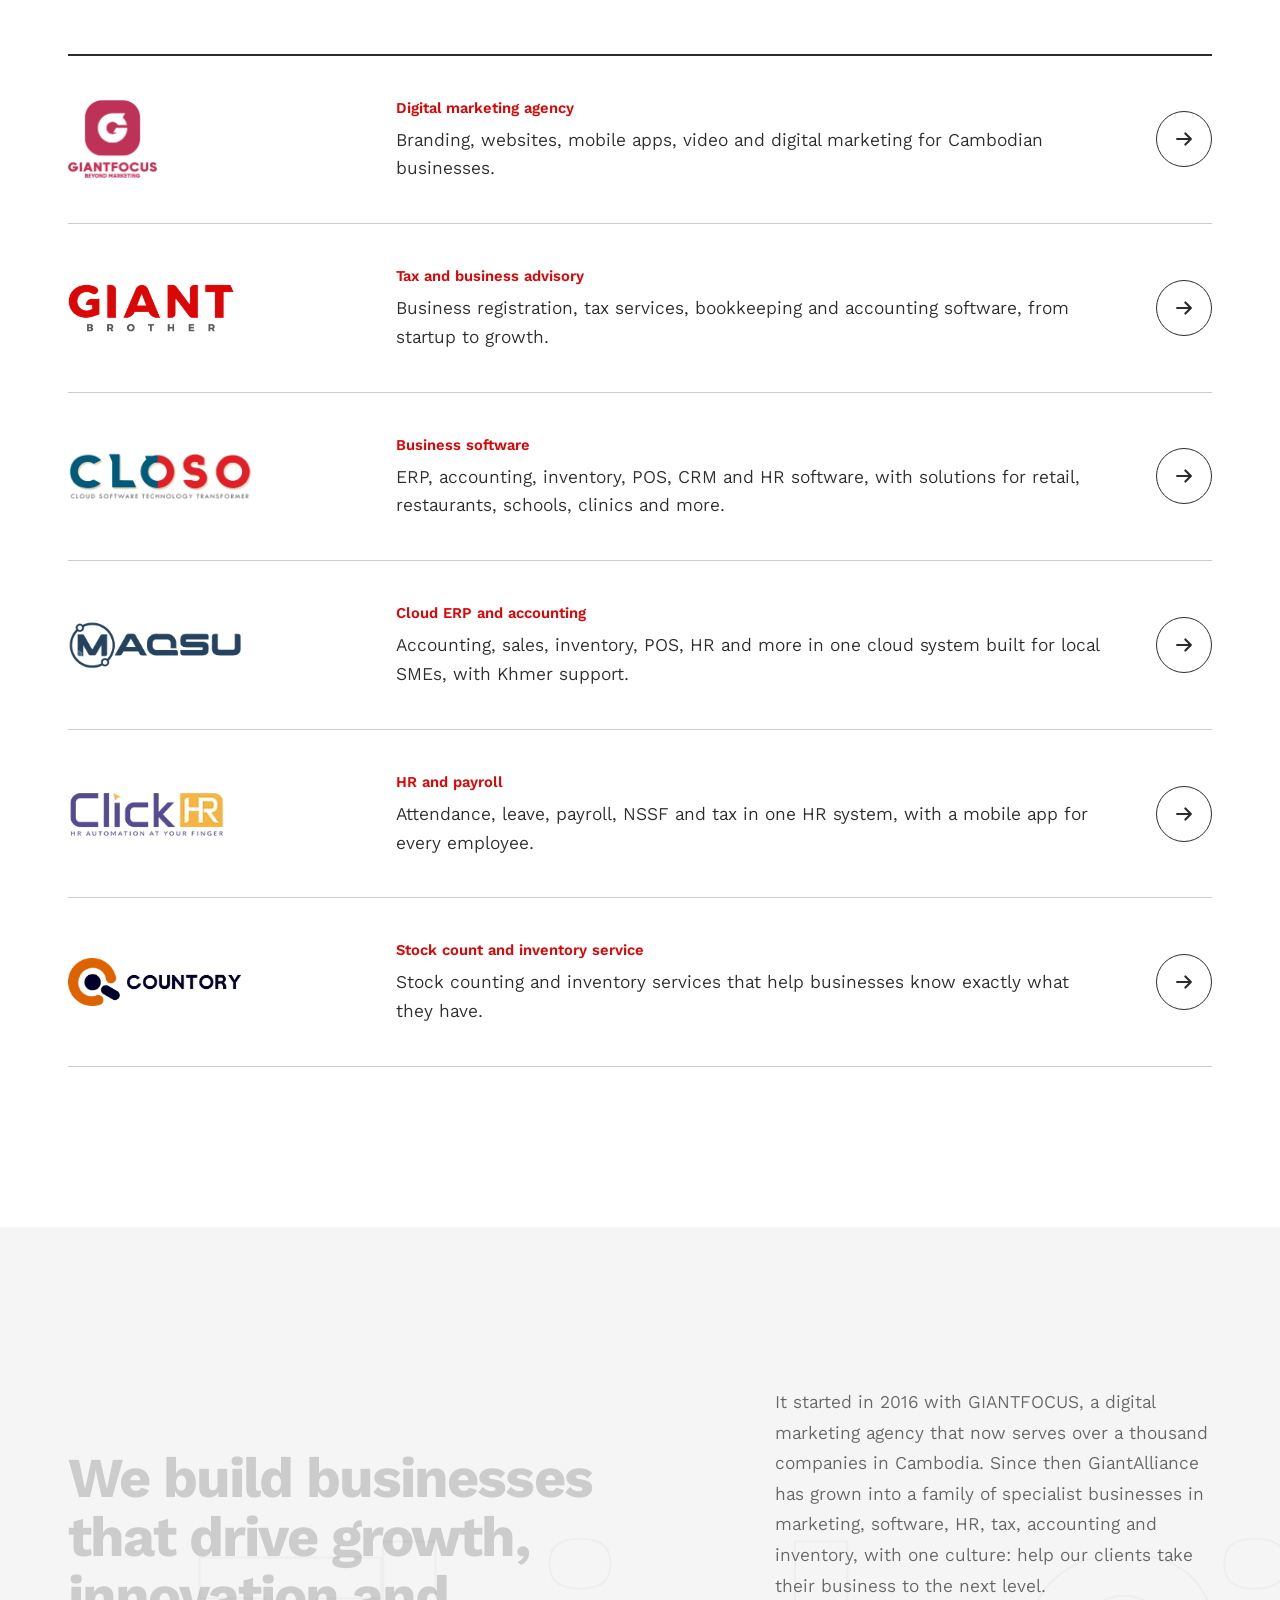
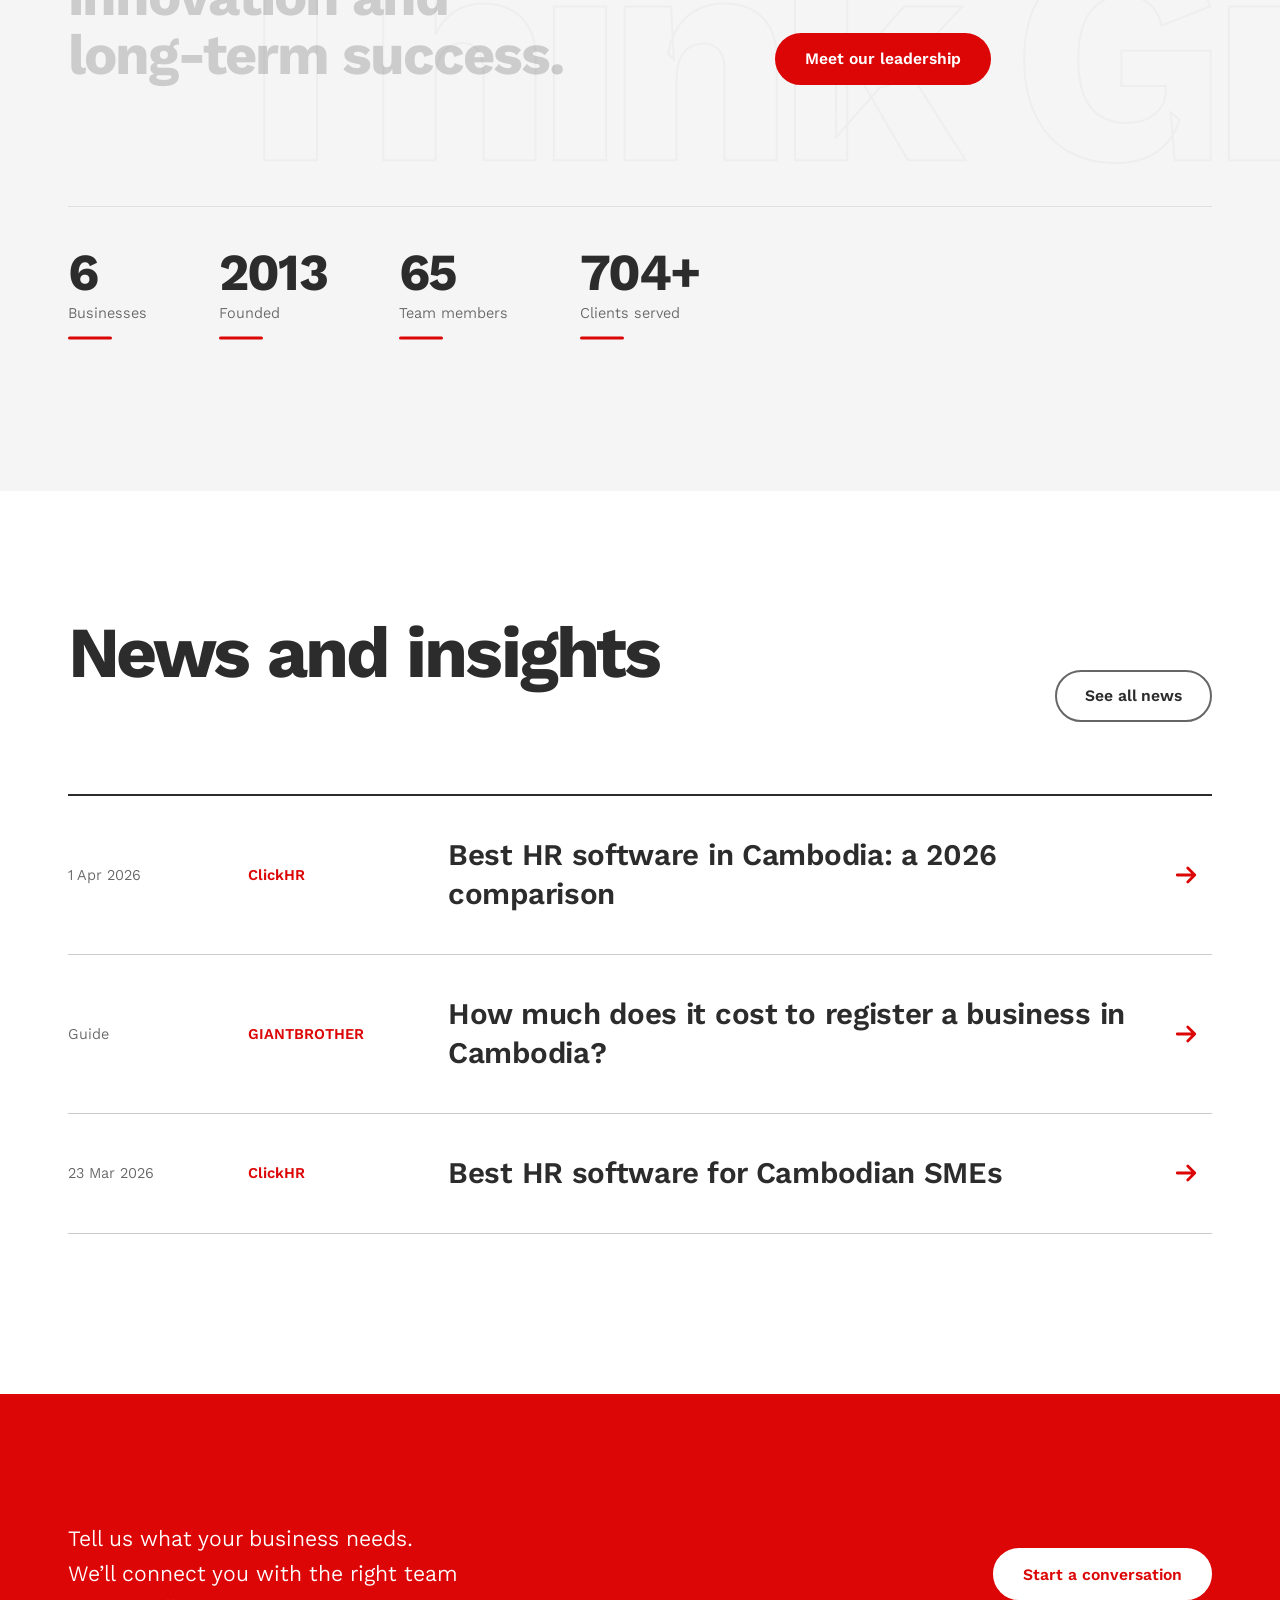
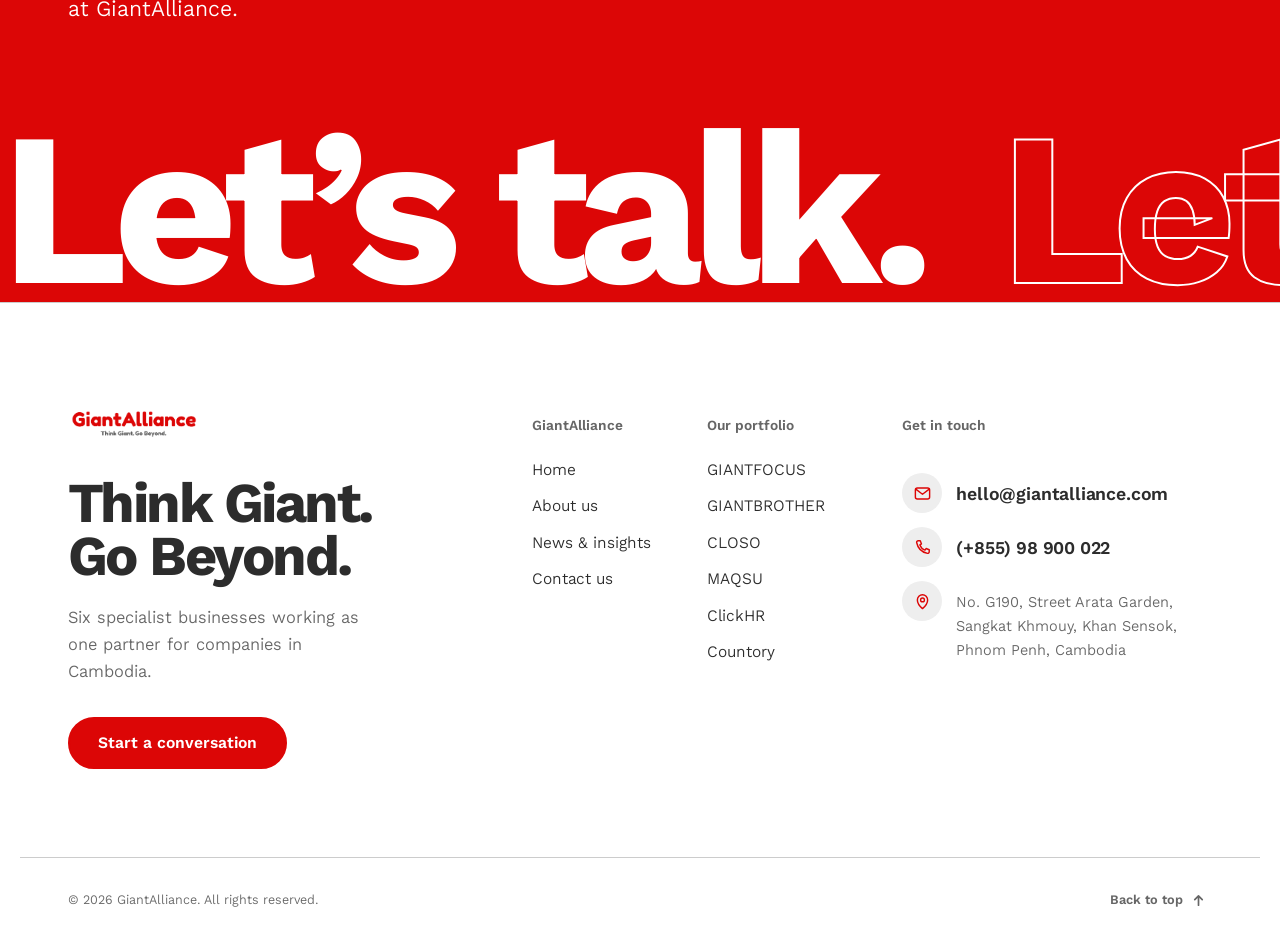
<file: giantalliance/index.html>
<!doctype html>
<html lang="en">
<head>
<meta charset="utf-8">
<meta name="viewport" content="width=device-width, initial-scale=1, viewport-fit=cover">
<link rel="icon" href="img/img/01-1ade9776.png">
<title>GiantAlliance — Think Giant. Go Beyond.</title>
<link rel="preconnect" href="https://fonts.googleapis.com">
<link rel="preconnect" href="https://fonts.gstatic.com" crossorigin>
<link rel="stylesheet" href="https://fonts.googleapis.com/css2?family=Kantumruy+Pro:wght@400;500;600;700&display=swap">
<link rel="stylesheet" href="css/styles.css">
</head>
<body>
<a class="sr" href="#main">Skip to content</a>
<div class="wipe" aria-hidden="true"><i></i><i></i><i></i><span class="wipe-text"><span>Think Giant.</span><span>Go Beyond.</span></span></div>

<header class="top" id="top">
  <div class="wrap top-in">
    <a class="brand" href="#/" aria-label="GiantAlliance home">
      <img class="logo-color" src="img/01-1ade9776.png" alt="GiantAlliance — Think Giant. Go Beyond.">
      <img class="logo-white" src="img/02-a43be991.png" alt="" aria-hidden="true">
    </a>
    <nav class="nav" id="nav" aria-label="Main">
      <a href="#/" data-route="/">Home</a>
      <a href="#/about" data-route="/about">About us</a>
      <a href="#/businesses" data-route="/businesses">Our portfolio</a>
      <a href="#/news" data-route="/news">News &amp; insights</a>
      <a href="#/contact" data-route="/contact">Contact us</a>
      <div class="lang" role="group" aria-label="Language">
        <button type="button" aria-pressed="true" data-lang="en">EN</button>
        <button type="button" aria-pressed="false" data-lang="km">ខ្មែរ</button>
      </div>
    </nav>
    <a class="btn small top-cta" href="#/contact">Contact us</a>
    <button class="menu-btn" id="menuBtn" type="button" aria-expanded="false" aria-controls="nav" aria-label="Menu"><span></span><span></span><span></span></button>
  </div>
</header>

<main id="main">

<!-- ================= HOME ================= -->
<div class="view" data-view="/">
  <section class="wrap hero" id="hero">
    <div class="hero-left" id="heroLeft">
      <div class="hl-default">
        <p class="hi-kind hero-kind">GiantAlliance</p>
        <h1 class="hi-name"><span class="line"><span>Think Giant.</span></span></h1>
        <p class="hero-copy">Six specialist businesses in digital marketing, business software, HR, tax and inventory, working as one team to help companies in Cambodia grow.</p>
        <div class="hero-actions">
          <a class="btn" href="#/businesses">Meet the six businesses</a>
          <a class="btn ghost" href="#/about">Our story</a>
        </div>
      </div>
      <div class="hl-info" id="hlInfo" aria-live="polite">
        <p class="hi-kind" id="hiKind"></p>
        <p class="hi-name" id="hiName"></p>
        <p class="hi-desc" id="hiDesc"></p>
        <p class="hi-go" role="link" tabindex="-1"><span id="hiGoText">Click the logo to see details</span><svg viewBox="0 0 16 16" fill="none" stroke="currentColor" stroke-width="1.8" stroke-linecap="round" stroke-linejoin="round"><path d="M3 8h10M9 4l4 4-4 4"/></svg></p>
      </div>
    </div>
    <div class="logo-strip" id="logoStrip" aria-label="Our portfolio"></div>
    <div class="hub-col">
    <div class="hub" id="hub" aria-label="The GiantAlliance hub and its six businesses">
      <svg class="links" viewBox="0 0 600 600" aria-hidden="true">
        <circle class="ring inner" cx="300" cy="300" r="170"></circle>
        <g id="linkLines"></g>
      </svg>
      <div class="core"><img src="img/02-a43be991.png" alt="GiantAlliance"></div>
      <div id="nodes"></div>
    </div>
    </div>
  </section>

  <section class="beyond" id="beyond" aria-label="Go beyond">
    <div class="beyond-stick">
      <div class="blob" id="blob"></div>
      <div class="beyond-text" id="beyondText">
        <p class="big">Go Beyond.</p>
        <p class="small">One partner for marketing, software, HR, tax and accounting, so you can focus on growing.</p>
      </div>
    </div>
  </section>

  <section class="sec" id="businesses">
    <div class="wrap">
      <div class="biz-head reveal">
        <h2 class="h2" data-speed="0.12">Six businesses,<br>one hub.</h2>
        <p class="lede">Each business is a specialist in its field. Connected through GiantAlliance, they give clients one trusted partner for every stage of growth.</p>
      </div>
      <div class="biz-list" id="bizList"></div>
    </div>
  </section>

  <section class="dark sec" id="about">
    <span class="mission-bg" id="missionBg" aria-hidden="true">Think Giant</span>
    <div class="wrap">
      <div class="mission">
        <p class="quote" id="quote">We build businesses that drive growth, innovation and long-term success.</p>
        <div class="reveal">
          <p class="body">It started in 2016 with GIANTFOCUS, a digital marketing agency that now serves over a thousand companies in Cambodia. Since then GiantAlliance has grown into a family of specialist businesses in marketing, software, HR, tax, accounting and inventory, with one culture: help our clients take their business to the next level.</p>
          <a class="btn" href="#/about">Meet our leadership</a>
        </div>
      </div>
      <div class="facts reveal" data-speed="0.06">
        <div><b>6</b><span>Businesses</span></div>
        <div><b>2016</b><span>Founded</span></div>
        <div><b>80</b><span>Team members</span></div>
        <div><b>1,000+</b><span>Clients served</span></div>
      </div>
    </div>
  </section>

  <section class="sec" id="news">
    <div class="wrap">
      <div class="biz-head reveal">
        <h2 class="h2" data-speed="0.12">News and insights</h2>
        <a class="btn ghost" href="#/news">See all news</a>
      </div>
      <div class="news reveal">
        <a href="https://www.clickhr.app/best-hr-software-in-cambodia-2026/" target="_blank" rel="noopener"><span class="date">1 Apr 2026</span><span class="kind">ClickHR</span><span class="title">Best HR software in Cambodia: a 2026 comparison</span><svg viewBox="0 0 16 16" fill="none" stroke="currentColor" stroke-width="1.6" stroke-linecap="round" stroke-linejoin="round" aria-hidden="true"><path d="M3 8h10M9 4l4 4-4 4"/></svg></a>
        <a href="https://www.giantbrother.com/how-much-does-it-cost-to-register-a-business-in-cambodia/" target="_blank" rel="noopener"><span class="date">Guide</span><span class="kind">GIANTBROTHER</span><span class="title">How much does it cost to register a business in Cambodia?</span><svg viewBox="0 0 16 16" fill="none" stroke="currentColor" stroke-width="1.6" stroke-linecap="round" stroke-linejoin="round" aria-hidden="true"><path d="M3 8h10M9 4l4 4-4 4"/></svg></a>
        <a href="https://www.clickhr.app/best-hr-software-for-cambodia-smes/" target="_blank" rel="noopener"><span class="date">23 Mar 2026</span><span class="kind">ClickHR</span><span class="title">Best HR software for Cambodian SMEs</span><svg viewBox="0 0 16 16" fill="none" stroke="currentColor" stroke-width="1.6" stroke-linecap="round" stroke-linejoin="round" aria-hidden="true"><path d="M3 8h10M9 4l4 4-4 4"/></svg></a>
      </div>
    </div>
  </section>

  <section class="talk" aria-label="Contact">
    <div class="wrap talk-row">
      <p>Tell us what your business needs. We’ll connect you with the right team at GiantAlliance.</p>
      <a class="btn white" href="#/contact">Start a conversation</a>
    </div>
    <div class="marquee" aria-hidden="true"><span>Let’s talk.</span><span>Let’s talk.</span><span>Let’s talk.</span><span>Let’s talk.</span></div>
  </section>
</div>

<!-- ================= BUSINESS DETAIL (rendered from data) ================= -->
<div class="view" data-view="/b" id="bizView"></div>

<!-- ================= ABOUT US ================= -->
<div class="view" data-view="/about">
  <section class="wrap b-hero">
    <div class="crumbs"><nav aria-label="Breadcrumb" class="crumb-path"><ol><li><a href="#/" class="crumb-home" aria-label="Home"><svg viewBox="0 0 24 24" fill="none" stroke="currentColor" stroke-width="1.8" stroke-linecap="round" stroke-linejoin="round" aria-hidden="true"><path d="M4 11l8-7 8 7"/><path d="M6 9.5V20h4.5v-5.5h3V20H18V9.5"/></svg></a></li><li><span aria-current="page">About us</span></li></ol></nav></div>
    <div class="b-grid">
    <div class="b-main">
      <p class="hi-kind">About GiantAlliance</p>
      <h1 class="b-name ab-title"><span class="line"><span>One alliance.</span></span><span class="line"><span>Six specialists.</span></span></h1>
      <p class="b-desc reveal">GiantAlliance brings together six businesses in marketing, software, HR, tax, accounting and inventory, so companies in Cambodia can grow with one trusted partner.</p>
      <div class="acts reveal"><a class="btn" href="#/businesses">Meet the businesses</a><a class="btn ghost" href="#/contact">Talk to us</a></div>
    </div>
    <div id="visAbout"></div>
    </div>
    <div class="facts reveal" style="border-top-color: var(--line);">
      <div><b>6</b><span>Businesses</span></div>
      <div><b>2016</b><span>Founded</span></div>
      <div><b>80</b><span>Team members</span></div>
      <div><b>1,000+</b><span>Clients served</span></div>
    </div>
  </section>

  <section class="sec" style="background: var(--surface-2);">
    <div class="wrap ab-mv">
      <div class="reveal">
        <p class="label">Our mission</p>
        <p class="ab-big">Build businesses that drive growth and deliver real value to our clients.</p>
      </div>
      <div class="reveal">
        <p class="label">Our vision</p>
        <p class="ab-big">A diverse family of businesses creating long-term value for Cambodia.</p>
      </div>
    </div>
  </section>

  <section class="team-band">
    <div class="wrap">
      <figure class="team-photo reveal">
        <img src="img/03-beb75b0e.jpg" alt="The GiantAlliance team together outside the office" loading="lazy" data-speed="-0.06">
        <figcaption><b>80 people. One team.</b><span>The GiantAlliance family across all our businesses.</span></figcaption>
      </figure>
    </div>
  </section>
  <section class="sec">
    <div class="wrap">
      <div class="biz-head reveal">
        <h2 class="h2" data-speed="0.1">Our story</h2>
        <p class="lede">From three people in a 20 m² office to a team of 80, each new business started because our clients needed it.</p>
      </div>
      <ol class="timeline">
        <li class="reveal"><span class="t-year">2016</span><div><h3>GIANTFOCUS is founded</h3><p>Online marketing and advertising for companies in Cambodia. It grows into one of the leading local digital marketing agencies.</p></div></li>
        <li class="reveal"><span class="t-year">2017</span><div><h3>Officially registered</h3><p>A legal business, three people and a small office of about 20 m². 10 members by the end of the year.</p></div></li>
        <li class="reveal"><span class="t-year">2018</span><div><h3>GIANTBROTHER starts</h3><p>A move to a new office and the start of our tax and accounting firm. 18 members.</p></div></li>
        <li class="reveal"><span class="t-year">2019</span><div><h3>CLOSO and our own office</h3><p>With a growing team we buy our own office and launch CLOSO business software. 28 members.</p></div></li>
        <li class="reveal"><span class="t-year">2020</span><div><h3>The MAQSU team begins</h3><p>Our software succeeds, so we start building MAQSU, our own business platform. 35 members.</p></div></li>
        <li class="reveal"><span class="t-year">2021</span><div><h3>Stronger through Covid-19</h3><p>The pandemic hits hard, but the business stays strong. 38 members.</p></div></li>
        <li class="reveal"><span class="t-year">2022</span><div><h3>A bigger home</h3><p>We decide to buy a bigger office to prepare for future growth. 42 members.</p></div></li>
        <li class="reveal"><span class="t-year">2024</span><div><h3>ClickHR launches</h3><p>A stronger year after the 2023 economic slowdown, and the start of our HR software. 60 members.</p></div></li>
        <li class="reveal"><span class="t-year">2025</span><div><h3>A team of 80</h3><p>GiantAlliance grows to 80 team members across its businesses.</p></div></li>
        <li class="reveal"><span class="t-year">2026</span><div><h3>Countory and what’s next</h3><p>Our stock counting business starts, alongside new AI features in MAQSU and ClickHR.</p></div></li>
      </ol>
    </div>
  </section>

  <section class="sec" style="background: var(--surface-2);">
    <div class="wrap">
      <div class="biz-head reveal">
        <h2 class="h2" data-speed="0.1">Our culture</h2>
        <p class="lede">We use innovation to seize new opportunities. Our people are encouraged to challenge ideas and push the limits of what’s possible, so we can raise our clients’ businesses to the next level.</p>
      </div>
      <div class="values">
        <div class="value reveal"><h3>Innovation</h3><p>New ideas and new tools, including AI, to solve real business problems.</p></div>
        <div class="value reveal"><h3>Teamwork</h3><p>Strong morale and people who back each other up across all our businesses.</p></div>
        <div class="value reveal"><h3>Diversification</h3><p>Growing into new services so clients get more from one trusted partner.</p></div>
        <div class="value reveal"><h3>Self-development</h3><p>Leadership training and new skills for everyone, every month.</p></div>
      </div>
    </div>
  </section>

  <section class="sec">
    <div class="wrap">
      <div class="biz-head reveal">
        <h2 class="h2" data-speed="0.1">Leadership</h2>
        <p class="lede">The people who lead GiantAlliance and its businesses.</p>
      </div>
      <figure class="chair reveal">
        <img class="chair-photo" src="img/04-6b2d4682.jpg" alt="Bonny EM, Chairman and Co-founder" loading="lazy">
        <blockquote>“Empowering businesses, driving growth, and creating success together.”</blockquote>
        <p>GiantAlliance is driven by a passion for innovation and growth. We aim to empower businesses, build meaningful partnerships and unlock potential across industries, with trust and transparency at the heart of everything we do.</p>
        <figcaption><b>Bonny EM</b><span>Chairman &amp; Co-founder</span></figcaption>
      </figure>
      <div class="leaders">
        <div class="leader reveal"><span class="avatar"><img src="img/04-6b2d4682.jpg" alt="Bonny EM" loading="lazy"></span><h3>Bonny EM</h3><p>Chairman &amp; Co-founder</p></div>
        <div class="leader reveal"><span class="avatar"><img src="img/05-dbf93456.jpg" alt="Bangsong BY" loading="lazy"></span><h3>Bangsong BY</h3><p>Chief Executive Officer</p></div>
        <div class="leader reveal"><span class="avatar"><img src="img/06-2534ae4f.jpg" alt="Aiho SIE" loading="lazy"></span><h3>Aiho SIE</h3><p>General Manager</p></div>
        <div class="leader reveal"><span class="avatar"><img src="img/07-550bd90c.jpg" alt="Sengly THY" loading="lazy"></span><h3>Sengly THY</h3><p>Chief Operating Officer</p></div>
        <div class="leader reveal"><span class="avatar"><img src="img/08-650f08e5.jpg" alt="Lyda HONG" loading="lazy"></span><h3>Lyda HONG</h3><p>Chief Operating Officer</p></div>
        <div class="leader reveal"><span class="avatar"><img src="img/09-9b1cf6b4.jpg" alt="Bunheng LY" loading="lazy"></span><h3>Bunheng LY</h3><p>Chief Operating Officer</p></div>
      </div>
    </div>
  </section>

  <section class="talk" aria-label="Contact">
    <div class="wrap talk-row">
      <p>Want to grow with GiantAlliance? Tell us what your business needs.</p>
      <a class="btn white" href="#/contact">Start a conversation</a>
    </div>
    <div class="marquee" aria-hidden="true"><span>Think Giant.</span><span>Go Beyond.</span><span>Think Giant.</span><span>Go Beyond.</span></div>
  </section>
</div>

<!-- ================= PORTFOLIO ================= -->
<div class="view" data-view="/businesses">
  <section class="wrap b-hero">
    <div class="crumbs"><nav aria-label="Breadcrumb" class="crumb-path"><ol><li><a href="#/" class="crumb-home" aria-label="Home"><svg viewBox="0 0 24 24" fill="none" stroke="currentColor" stroke-width="1.8" stroke-linecap="round" stroke-linejoin="round" aria-hidden="true"><path d="M4 11l8-7 8 7"/><path d="M6 9.5V20h4.5v-5.5h3V20H18V9.5"/></svg></a></li><li><span aria-current="page">Our portfolio</span></li></ol></nav></div>
    <div class="b-grid">
      <div class="b-main">
        <p class="hi-kind">Our portfolio</p>
        <h1 class="b-name ab-title"><span class="line"><span>Six businesses.</span></span><span class="line"><span>One hub.</span></span></h1>
        <p class="b-desc reveal">Each business is a specialist in its field. Together they cover marketing, software, HR, tax, accounting and inventory for companies in Cambodia.</p>
        <div class="acts reveal"><a class="btn" href="#/contact">Talk to us</a><a class="btn ghost" href="#/about">About GiantAlliance</a></div>
      </div>
      <div id="visPortfolio"></div>
    </div>
  </section>
  <section class="pf-list" id="pfList" aria-label="Our six businesses"></section>
  <section class="talk" aria-label="Contact">
    <div class="wrap talk-row"><p>Not sure which business you need? Tell us and we’ll connect you.</p><a class="btn white" href="#/contact">Start a conversation</a></div>
    <div class="marquee" aria-hidden="true"><span>Think Giant.</span><span>Go Beyond.</span><span>Think Giant.</span><span>Go Beyond.</span></div>
  </section>
</div>

<!-- ================= NEWS ================= -->
<div class="view" data-view="/news">
  <section class="wrap b-hero">
    <div class="crumbs"><nav aria-label="Breadcrumb" class="crumb-path"><ol><li><a href="#/" class="crumb-home" aria-label="Home"><svg viewBox="0 0 24 24" fill="none" stroke="currentColor" stroke-width="1.8" stroke-linecap="round" stroke-linejoin="round" aria-hidden="true"><path d="M4 11l8-7 8 7"/><path d="M6 9.5V20h4.5v-5.5h3V20H18V9.5"/></svg></a></li><li><span aria-current="page">News &amp; insights</span></li></ol></nav></div>
    <div class="b-grid">
      <div class="b-main">
        <p class="hi-kind">News &amp; insights</p>
        <h1 class="b-name ab-title"><span class="line"><span>Latest from</span></span><span class="line"><span>GiantAlliance.</span></span></h1>
        <p class="b-desc reveal">Guides, comparisons and updates from our six businesses, on marketing, HR, tax, software and growing a company in Cambodia.</p>
      </div>
      <div id="visNews"></div>
    </div>
  </section>
  <section class="wrap" style="padding-bottom: 160px;">
    <div class="news">
      <a href="https://www.clickhr.app/best-hr-software-in-cambodia-2026/" target="_blank" rel="noopener"><span class="date">1 Apr 2026</span><span class="kind">ClickHR</span><span class="title">Best HR software in Cambodia: a 2026 comparison</span><svg viewBox="0 0 16 16" fill="none" stroke="currentColor" stroke-width="1.6" stroke-linecap="round" stroke-linejoin="round" aria-hidden="true"><path d="M3 8h10M9 4l4 4-4 4"/></svg></a>
      <a href="https://www.clickhr.app/best-hr-software-for-cambodia-smes/" target="_blank" rel="noopener"><span class="date">23 Mar 2026</span><span class="kind">ClickHR</span><span class="title">Best HR software for Cambodian SMEs</span><svg viewBox="0 0 16 16" fill="none" stroke="currentColor" stroke-width="1.6" stroke-linecap="round" stroke-linejoin="round" aria-hidden="true"><path d="M3 8h10M9 4l4 4-4 4"/></svg></a>
      <a href="https://www.giantbrother.com/how-much-does-it-cost-to-register-a-business-in-cambodia/" target="_blank" rel="noopener"><span class="date">Guide</span><span class="kind">GIANTBROTHER</span><span class="title">How much does it cost to register a business in Cambodia?</span><svg viewBox="0 0 16 16" fill="none" stroke="currentColor" stroke-width="1.6" stroke-linecap="round" stroke-linejoin="round" aria-hidden="true"><path d="M3 8h10M9 4l4 4-4 4"/></svg></a>
      <a href="https://giantfocus.com/blog/" target="_blank" rel="noopener"><span class="date">Blog</span><span class="kind">GIANTFOCUS</span><span class="title">Digital marketing ideas and tips from the GIANTFOCUS blog</span><svg viewBox="0 0 16 16" fill="none" stroke="currentColor" stroke-width="1.6" stroke-linecap="round" stroke-linejoin="round" aria-hidden="true"><path d="M3 8h10M9 4l4 4-4 4"/></svg></a>
    </div>
  </section>
  <section class="talk" aria-label="Contact">
    <div class="wrap talk-row"><p>Have a question about your business? Our specialists are happy to help.</p><a class="btn white" href="#/contact">Ask us</a></div>
    <div class="marquee" aria-hidden="true"><span>Think Giant.</span><span>Go Beyond.</span><span>Think Giant.</span><span>Go Beyond.</span></div>
  </section>
</div>

<!-- ================= CONTACT ================= -->
<div class="view" data-view="/contact">
  <section class="wrap b-hero">
    <div class="crumbs"><nav aria-label="Breadcrumb" class="crumb-path"><ol><li><a href="#/" class="crumb-home" aria-label="Home"><svg viewBox="0 0 24 24" fill="none" stroke="currentColor" stroke-width="1.8" stroke-linecap="round" stroke-linejoin="round" aria-hidden="true"><path d="M4 11l8-7 8 7"/><path d="M6 9.5V20h4.5v-5.5h3V20H18V9.5"/></svg></a></li><li><span aria-current="page">Contact us</span></li></ol></nav></div>
    <div class="b-grid">
      <div class="b-main">
        <p class="hi-kind">Contact us</p>
        <h1 class="b-name ab-title"><span class="line"><span>Let’s <span style="color: var(--red-text);">talk.</span></span></span></h1>
        <p class="b-desc reveal">Tell us about your business and what you need. We’ll connect you with the right team at GiantAlliance.</p>
      </div>
      <div id="visContact"></div>
    </div>
  </section>
  <section class="wrap c-grid" style="padding-top: 24px;">
    <div>
      <form id="form" novalidate>
        <div class="fields">
          <div class="field full" data-req><label for="f-name">Full name</label><input id="f-name" name="name" autocomplete="name" placeholder="Your name"><span class="err" aria-live="polite"></span></div>
          <div class="field" data-req data-email><label for="f-email">Email</label><input id="f-email" name="email" type="email" autocomplete="email" placeholder="you@company.com"><span class="err" aria-live="polite"></span></div>
          <div class="field"><label for="f-phone">Phone <span style="font-weight: 400; color: var(--muted);">(optional)</span></label><input id="f-phone" name="phone" type="tel" autocomplete="tel" placeholder="Phone number"><span class="err"></span></div>
        </div>
        <div class="field" data-req><label for="f-msg">Message</label><textarea id="f-msg" name="message" placeholder="How can we help?"></textarea><span class="err" aria-live="polite"></span></div>
        <div class="send-row"><span>We reply within one business day.</span><button class="btn" type="submit">Send message</button></div>
      </form>
      <div class="sent" id="sent" role="status">
        <div class="check"><svg width="34" height="34" viewBox="0 0 24 24" fill="none" stroke="#fff" stroke-width="2.6" stroke-linecap="round" stroke-linejoin="round" aria-hidden="true"><path d="M5 12.5l4.5 4.5L19 7.5"/></svg></div>
        <h2>Message sent.</h2>
        <p class="lede" id="sentText" style="margin-top: 0;">Thanks. The right team will get back to you soon.</p>
        <button class="btn ghost" type="button" id="again" style="margin-top: 32px;">Send another message</button>
      </div>
    </div>
    <dl class="info reveal">
      <div><dt>Visit</dt><dd>No. G190, Street Arata Garden,<br>Sangkat Khmouy, Khan Sensok,<br>Phnom Penh, Cambodia</dd></div>
      <div><dt>Call</dt><dd><a href="tel:+85598900022" style="text-decoration: none;">(+855) 98 900 022</a></dd></div>
      <div><dt>Email</dt><dd><a href="mailto:hello@giantalliance.com" style="text-decoration: none;">hello@giantalliance.com</a></dd></div>
      <div><dt>Office hours</dt><dd>Mon – Fri, 8:00 – 17:30<br>Sat, 8:00 – 12:00</dd></div>
    </dl>
  </section>
</div>

</main>

<footer class="foot">
  <div class="wrap foot-top">
    <div class="foot-brand">
      <img src="img/01-1ade9776.png" alt="GiantAlliance">
      <p class="foot-tag">Think Giant.<br>Go Beyond.</p>
      <p class="foot-sub">Six specialist businesses working as one partner for companies in Cambodia.</p>
      <a class="btn" href="#/contact">Start a conversation</a>
    </div>
    <nav class="foot-cols" aria-label="Footer">
      <div><h3>GiantAlliance</h3><ul><li><a href="#/">Home</a></li><li><a href="#/about">About us</a></li><li><a href="#/news">News &amp; insights</a></li><li><a href="#/contact">Contact us</a></li></ul></div>
      <div><h3>Our portfolio</h3><ul id="footBiz"></ul></div>
      <div class="foot-contact"><h3>Get in touch</h3>
        <a class="big ico-row" href="mailto:hello@giantalliance.com"><span class="ico"><svg class="fi" viewBox="0 0 24 24" fill="none" stroke="currentColor" stroke-width="1.8" stroke-linecap="round" stroke-linejoin="round" aria-hidden="true"><rect x="3" y="5" width="18" height="14" rx="2.5"/><path d="M3.5 6.5l8.5 6.5 8.5-6.5"/></svg></span><span>hello@giantalliance.com</span></a>
        <a class="big ico-row" href="tel:+85598900022"><span class="ico"><svg class="fi" viewBox="0 0 24 24" fill="none" stroke="currentColor" stroke-width="1.8" stroke-linecap="round" stroke-linejoin="round" aria-hidden="true"><path d="M6.6 3.5h2.6l1.5 4-2 1.3a11 11 0 0 0 6.5 6.5l1.3-2 4 1.5v2.6a2 2 0 0 1-2.2 2A17.5 17.5 0 0 1 4.6 5.7a2 2 0 0 1 2-2.2z"/></svg></span><span>(+855) 98 900 022</span></a>
        <p class="ico-row"><span class="ico"><svg class="fi" viewBox="0 0 24 24" fill="none" stroke="currentColor" stroke-width="1.8" stroke-linecap="round" stroke-linejoin="round" aria-hidden="true"><path d="M12 21s-6.5-5.6-6.5-11a6.5 6.5 0 0 1 13 0c0 5.4-6.5 11-6.5 11z"/><circle cx="12" cy="10" r="2.4"/></svg></span><span>No. G190, Street Arata Garden,<br>Sangkat Khmouy, Khan Sensok,<br>Phnom Penh, Cambodia</span></p>
      </div>
    </nav>
  </div>
  <div class="wrap foot-bottom">
    <span>© <span id="yr"></span> GiantAlliance. All rights reserved.</span>
    <button type="button" class="to-top" id="toTop">Back to top <svg viewBox="0 0 16 16" fill="none" stroke="currentColor" stroke-width="1.8" stroke-linecap="round" stroke-linejoin="round" aria-hidden="true"><path d="M8 13V3M4 7l4-4 4 4"/></svg></button>
  </div>
</footer>

<script src="js/main.js"></script>
</body>
</html>
</file>
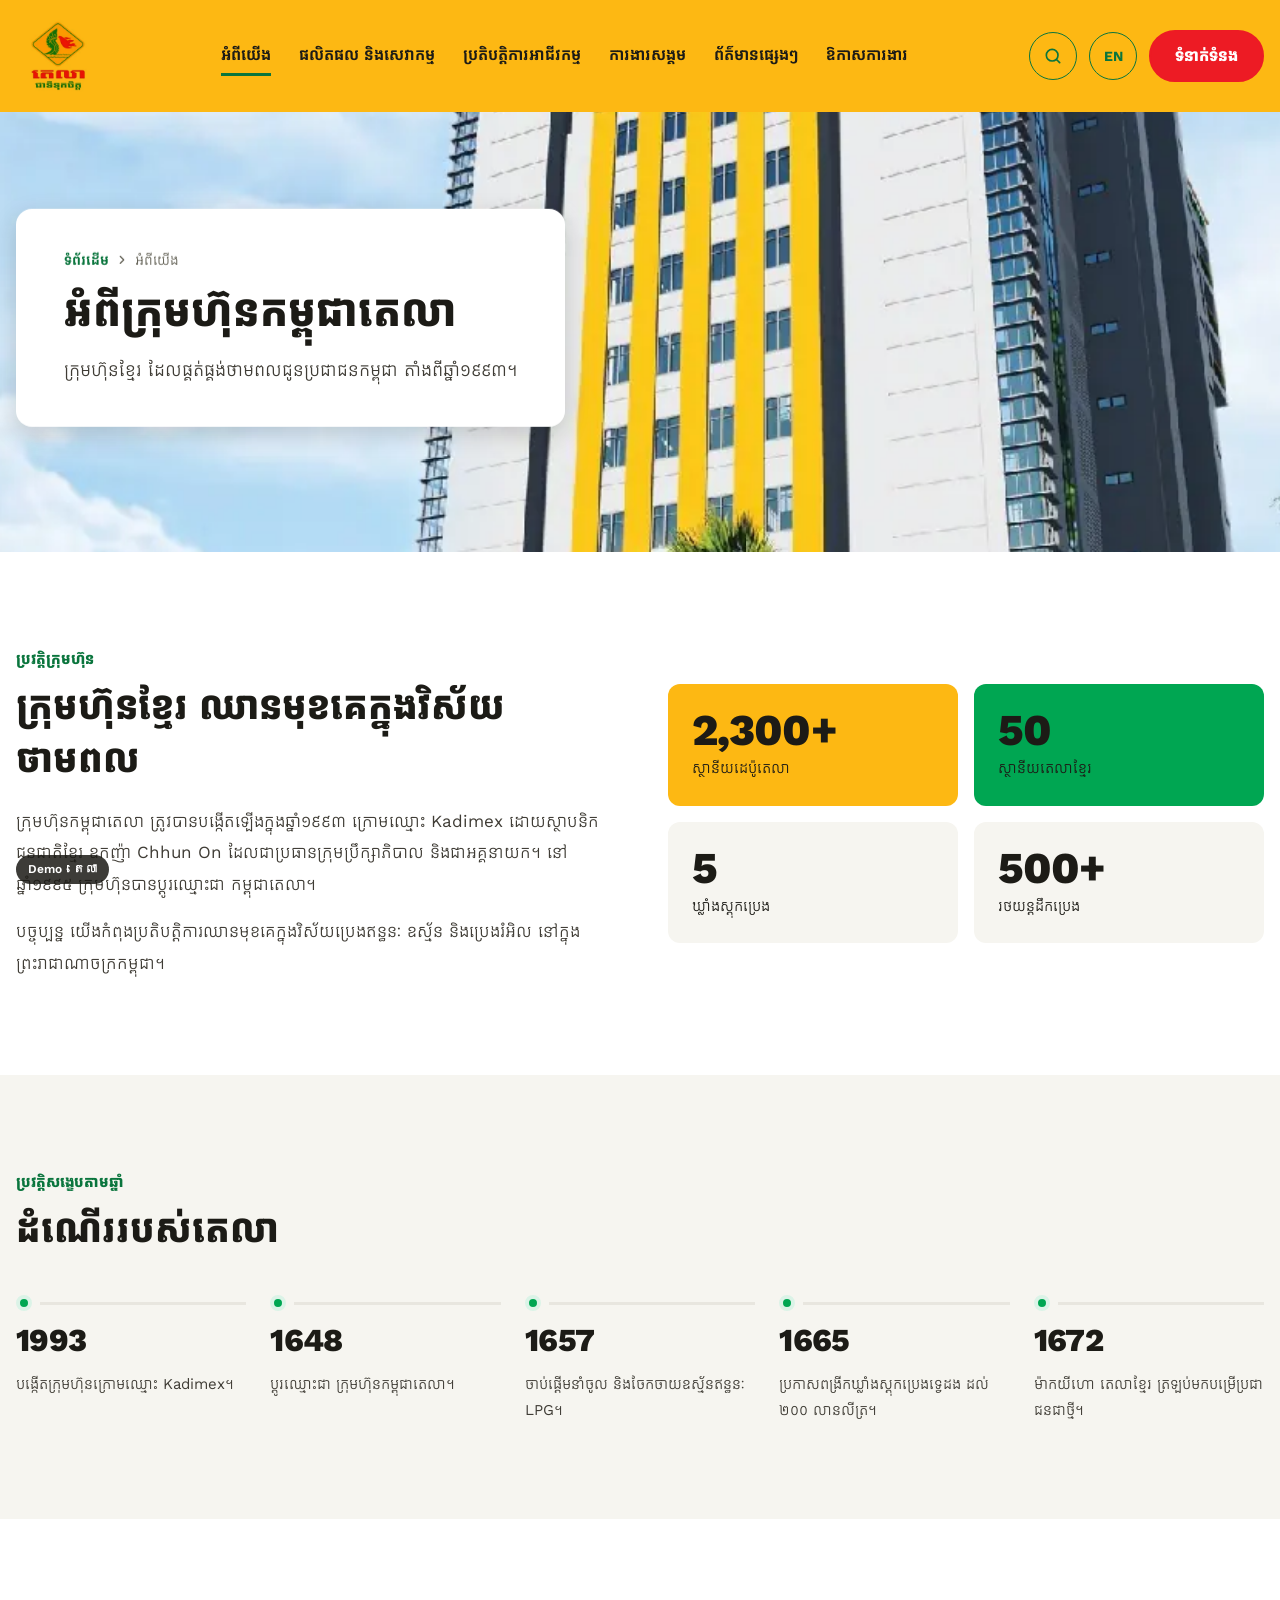
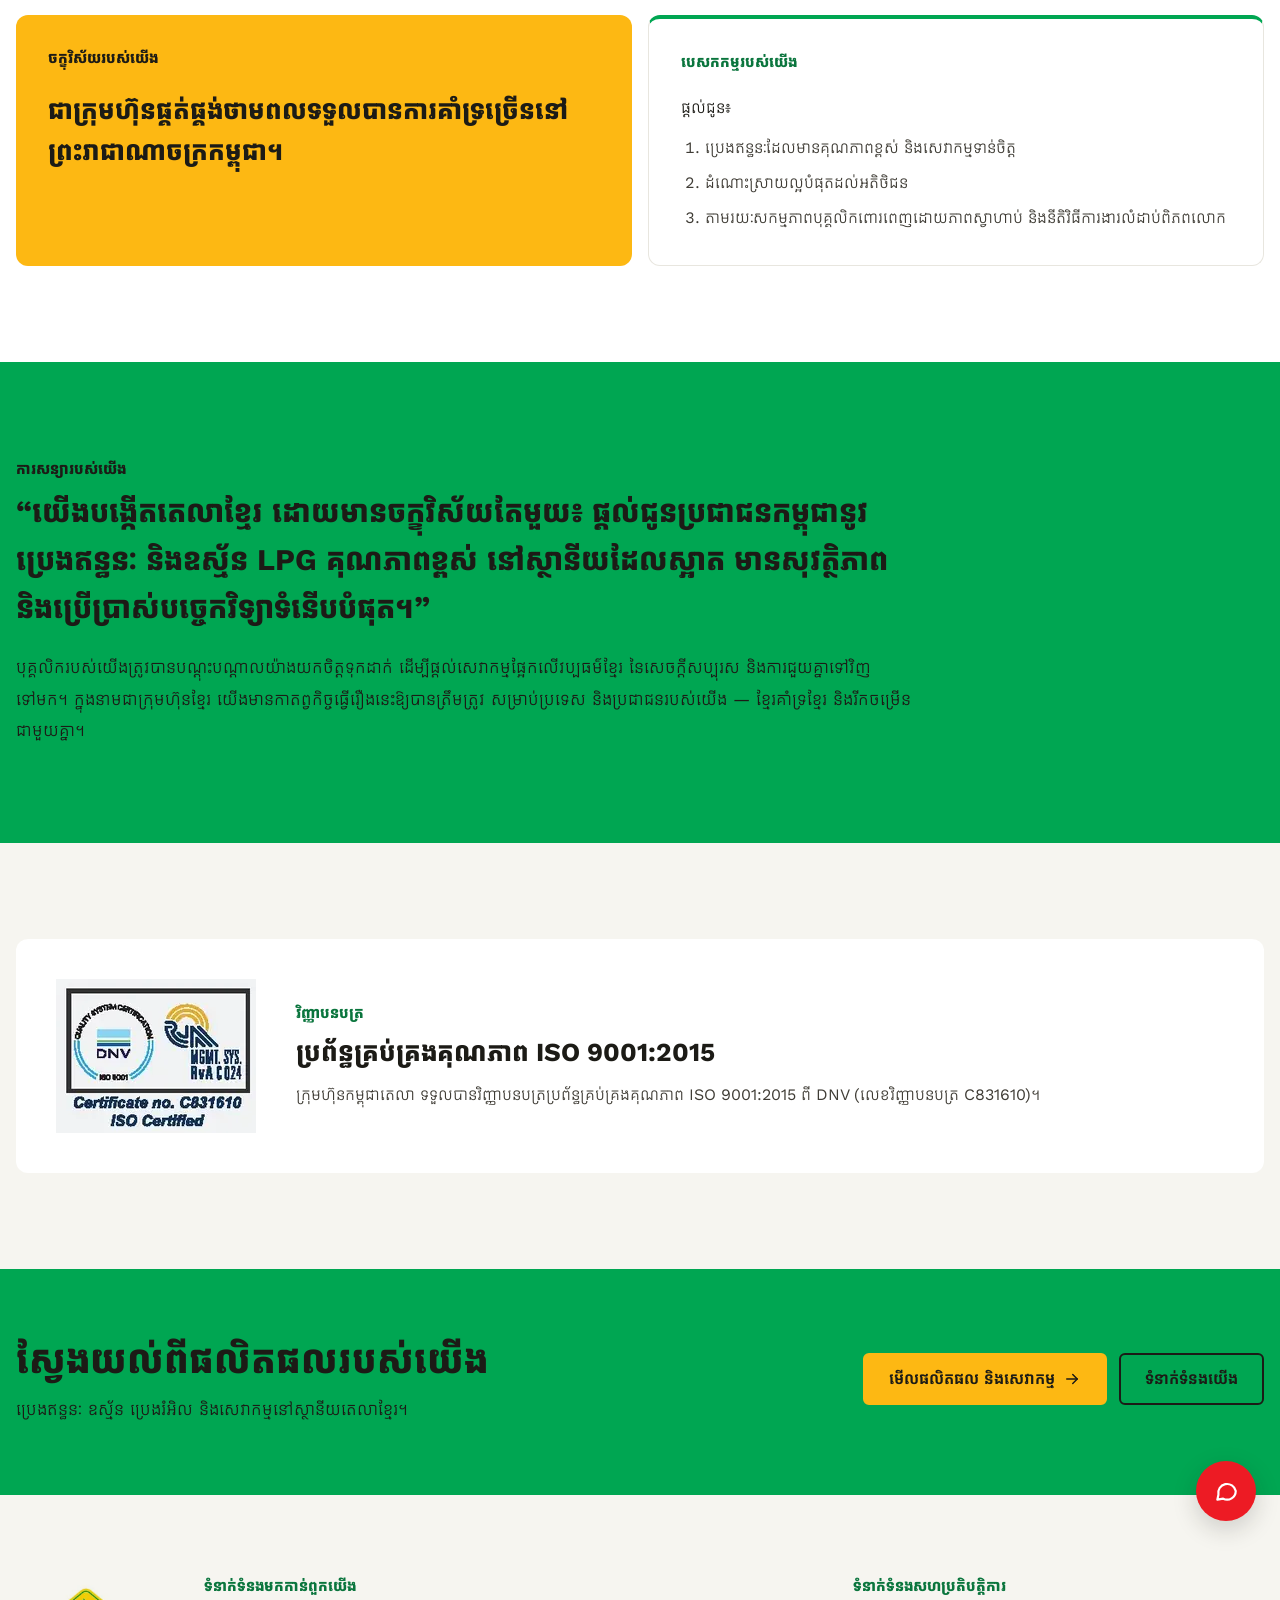
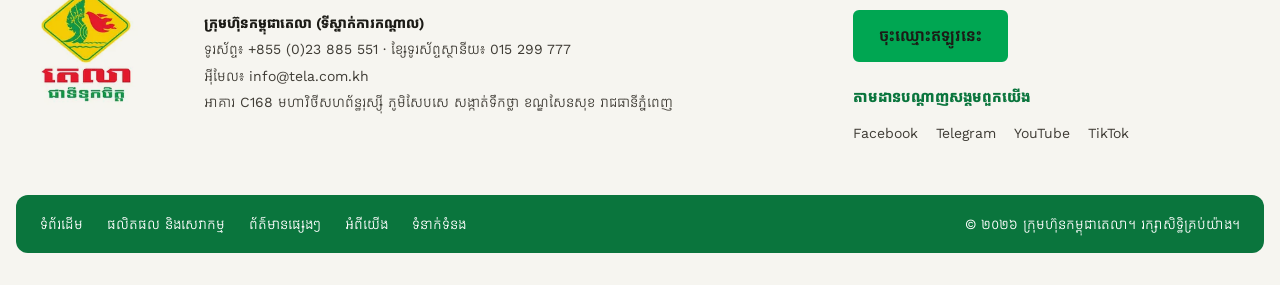
<file: about.html>
<!doctype html>
<html lang="km">
<head>
<meta charset="utf-8">
<meta name="viewport" content="width=device-width, initial-scale=1">
<meta name="robots" content="noindex, nofollow">
<title>អំពីយើង — តេលា</title>
<link rel="icon" href="img/logo.webp">
<link rel="preconnect" href="https://fonts.googleapis.com">
<link rel="stylesheet" href="https://fonts.googleapis.com/css2?family=Work+Sans:wght@400;600;700;800&amp;family=Kantumruy+Pro:wght@400;600;700&amp;display=swap">
<style>
body{margin:0}
a{color:#0a753d}a:hover{color:#1c1b16}
</style>
<style>html{scroll-behavior:smooth}*{box-sizing:border-box}img{max-width:100%}</style>
<link rel="stylesheet" href="anim.css">
<link rel="stylesheet" href="responsive.css">
</head>
<body>
<div style="font-family:'Work Sans', 'Kantumruy Pro', 'Noto Sans Khmer', sans-serif;color:#3f3c35;background:#ffffff;line-height:1.75;min-width:0">
<header style="background:#fdb813;padding:12px max(16px, calc((100% - 1248px) / 2));display:flex;flex-wrap:wrap;align-items:center;justify-content:space-between;gap:16px 32px;min-height:112px;box-sizing:border-box">
<a href="index.html" aria-label="តេលា ទំព័រដើម" style="display:block"><img src="img/logo.webp" alt="តេលា ជាទីទុកចិត្ត" style="display:block;height:84px;width:auto;mix-blend-mode:multiply"></a>
<nav aria-label="ម៉ឺនុយមេ" style="display:flex;flex-wrap:wrap;gap:8px 28px;justify-content:center;flex:1 1 560px"><a href="about.html" style="display:inline-flex;align-items:center;gap:4px;font-size:16px;font-weight:600;line-height:1.5;color:#1c1b16;text-decoration:none;padding:6px 0;border-bottom:3px solid #0a753d">អំពីយើង</a><a href="products.html" style="display:inline-flex;align-items:center;gap:4px;font-size:16px;font-weight:600;line-height:1.5;color:#1c1b16;text-decoration:none;padding:6px 0;border-bottom:3px solid transparent">ផលិតផល និងសេវាកម្ម</a><a href="operations.html" style="display:inline-flex;align-items:center;gap:4px;font-size:16px;font-weight:600;line-height:1.5;color:#1c1b16;text-decoration:none;padding:6px 0;border-bottom:3px solid transparent">ប្រតិបត្តិការអាជីវកម្ម</a><a href="csr.html" style="display:inline-flex;align-items:center;gap:4px;font-size:16px;font-weight:600;line-height:1.5;color:#1c1b16;text-decoration:none;padding:6px 0;border-bottom:3px solid transparent">ការងារសង្គម</a><a href="news.html" style="display:inline-flex;align-items:center;gap:4px;font-size:16px;font-weight:600;line-height:1.5;color:#1c1b16;text-decoration:none;padding:6px 0;border-bottom:3px solid transparent">ព័ត៌មានផ្សេងៗ</a><a href="careers.html" style="display:inline-flex;align-items:center;gap:4px;font-size:16px;font-weight:600;line-height:1.5;color:#1c1b16;text-decoration:none;padding:6px 0;border-bottom:3px solid transparent">ឱកាសការងារ</a></nav>
<div style="display:flex;align-items:center;gap:12px"><button type="button" aria-label="ស្វែងរក" style="background:transparent;border:1.5px solid #0a753d;color:#0a753d;width:48px;height:48px;border-radius:999px;display:inline-flex;align-items:center;justify-content:center;font-family:inherit;font-size:14px;font-weight:700;cursor:pointer;flex:none"><svg width="20" height="20" viewBox="0 0 24 24" fill="none" stroke="currentColor" stroke-width="2" stroke-linecap="round" stroke-linejoin="round" aria-hidden="true"><circle cx="11" cy="11" r="7"></circle><path d="m20 20-3.5-3.5"></path></svg></button><button type="button" aria-label="English" style="background:transparent;border:1.5px solid #0a753d;color:#0a753d;width:48px;height:48px;border-radius:999px;display:inline-flex;align-items:center;justify-content:center;font-family:inherit;font-size:14px;font-weight:700;cursor:pointer;flex:none">EN</button><a href="contact.html" style="background:#ed1b24;color:#ffffff;border:2px solid #ed1b24;border-radius:999px;display:inline-flex;align-items:center;gap:8px;padding:12px 24px;font-size:16px;font-weight:700;line-height:1.5;text-decoration:none;white-space:nowrap">ទំនាក់ទំនង</a></div>
</header>
<main>
<section style="position:relative;min-height:440px;display:flex;align-items:center;padding:48px max(16px, calc((100% - 1248px) / 2));box-sizing:border-box;overflow:hidden;background:#46535a"><img src="img/office.webp" alt="" style="position:absolute;inset:0;width:100%;height:100%;object-fit:cover"><div style="position:relative;background:#ffffff;border-radius:16px;padding:40px 48px;max-width:640px;box-sizing:border-box;box-shadow:0 8px 24px rgba(28, 27, 22, 0.18)"><nav aria-label="ទីតាំងទំព័រ" style="display:flex;align-items:center;gap:6px;font-size:14px;line-height:1.6;color:#626054;margin-bottom:12px"><a href="index.html" style="color:#0a753d;text-decoration:none;font-weight:600">ទំព័រដើម</a><svg width="14" height="14" viewBox="0 0 24 24" fill="none" stroke="currentColor" stroke-width="2" stroke-linecap="round" stroke-linejoin="round" aria-hidden="true"><path d="m9 18 6-6-6-6"></path></svg><span>អំពីយើង</span></nav><h1 style="margin:0 0 12px;font-size:clamp(30px, 3.4vw, 46px);font-weight:700;line-height:1.35;color:#1c1b16">អំពីក្រុមហ៊ុនកម្ពុជាតេលា</h1><p style="margin:0;font-size:18px;line-height:1.8;color:#3f3c35">ក្រុមហ៊ុនខ្មែរ ដែលផ្គត់ផ្គង់ថាមពលជូនប្រជាជនកម្ពុជា តាំងពីឆ្នាំ១៩៩៣។</p></div></section><section style="background:#ffffff;padding:96px max(16px, calc((100% - 1248px) / 2));"><div style="display:flex;flex-wrap:wrap;gap:56px;align-items:center"><div style="flex:1 1 460px;min-width:0"><p style="margin:0 0 8px;font-size:15px;font-weight:700;line-height:1.5;color:#0a753d">ប្រវត្តិក្រុមហ៊ុន</p><h2 style="margin:0;font-size:clamp(28px, 3vw, 40px);font-weight:700;line-height:1.4;color:#1c1b16">ក្រុមហ៊ុនខ្មែរ ឈានមុខគេក្នុងវិស័យថាមពល</h2><div style="display:flex;flex-direction:column;gap:16px;margin-top:20px"><p style="margin:0;font-size:17px;line-height:1.85;color:#3f3c35;">ក្រុមហ៊ុនកម្ពុជាតេលា ត្រូវបានបង្កើតឡើងក្នុងឆ្នាំ១៩៩៣ ក្រោមឈ្មោះ Kadimex ដោយស្ថាបនិកជនជាតិខ្មែរ ឧកញ៉ា Chhun On ដែលជាប្រធានក្រុមប្រឹក្សាភិបាល និងជាអគ្គនាយក។ នៅឆ្នាំ១៩៩៥ ក្រុមហ៊ុនបានប្តូរឈ្មោះជា កម្ពុជាតេលា។</p><p style="margin:0;font-size:17px;line-height:1.85;color:#3f3c35;">បច្ចុប្បន្ន យើងកំពុងប្រតិបត្តិការឈានមុខគេក្នុងវិស័យប្រេងឥន្ធនៈ ឧស្ម័ន និងប្រេងរំអិល នៅក្នុងព្រះរាជាណាចក្រកម្ពុជា។</p></div></div><div style="flex:1 1 460px;min-width:0"><div style="display:grid;grid-template-columns:repeat(2, minmax(0, 1fr));gap:16px"><div style="background:#fdb813;border-radius:12px;padding:24px"><p style="margin:0 0 4px;font-size:44px;font-weight:800;line-height:1;letter-spacing:-0.02em;color:#1c1b16">2,300+</p><p style="margin:0;font-size:15px;line-height:1.7;color:#1c1b16">ស្ថានីយដេប៉ូតេលា</p></div><div style="background:#00a652;border-radius:12px;padding:24px"><p style="margin:0 0 4px;font-size:44px;font-weight:800;line-height:1;letter-spacing:-0.02em;color:#1c1b16">50</p><p style="margin:0;font-size:15px;line-height:1.7;color:#1c1b16">ស្ថានីយតេលាខ្មែរ</p></div><div style="background:#f6f5f0;border-radius:12px;padding:24px"><p style="margin:0 0 4px;font-size:44px;font-weight:800;line-height:1;letter-spacing:-0.02em;color:#1c1b16">5</p><p style="margin:0;font-size:15px;line-height:1.7;color:#1c1b16">ឃ្លាំងស្តុកប្រេង</p></div><div style="background:#f6f5f0;border-radius:12px;padding:24px"><p style="margin:0 0 4px;font-size:44px;font-weight:800;line-height:1;letter-spacing:-0.02em;color:#1c1b16">500+</p><p style="margin:0;font-size:15px;line-height:1.7;color:#1c1b16">រថយន្តដឹកប្រេង</p></div></div></div></div></section><section style="background:#f6f5f0;padding:96px max(16px, calc((100% - 1248px) / 2));"><div style="display:flex;flex-wrap:wrap;align-items:flex-end;justify-content:space-between;gap:24px;margin-bottom:40px"><div style="flex:1 1 520px;max-width:820px"><p style="margin:0 0 8px;font-size:15px;font-weight:700;line-height:1.5;color:#0a753d">ប្រវត្តិសង្ខេបតាមឆ្នាំ</p><h2 style="margin:0;font-size:clamp(28px, 3vw, 40px);font-weight:700;line-height:1.4;color:#1c1b16">ដំណើររបស់តេលា</h2></div></div><div style="display:flex;flex-wrap:wrap;gap:24px"><div style="flex:1 1 180px;display:flex;flex-direction:column;gap:12px"><div style="display:flex;align-items:center;gap:8px"><span style="width:16px;height:16px;border-radius:999px;background:#00a652;border:4px solid #dbf3e7;flex:none"></span><span style="flex:1;height:3px;background:#e8e6df"></span></div><p style="margin:0;font-size:32px;font-weight:800;line-height:1.1;letter-spacing:-0.02em;color:#1c1b16">1993</p><p style="margin:0;font-size:15px;line-height:1.75;color:#3f3c35">បង្កើតក្រុមហ៊ុនក្រោមឈ្មោះ Kadimex។</p></div><div style="flex:1 1 180px;display:flex;flex-direction:column;gap:12px"><div style="display:flex;align-items:center;gap:8px"><span style="width:16px;height:16px;border-radius:999px;background:#00a652;border:4px solid #dbf3e7;flex:none"></span><span style="flex:1;height:3px;background:#e8e6df"></span></div><p style="margin:0;font-size:32px;font-weight:800;line-height:1.1;letter-spacing:-0.02em;color:#1c1b16">1995</p><p style="margin:0;font-size:15px;line-height:1.75;color:#3f3c35">ប្តូរឈ្មោះជា ក្រុមហ៊ុនកម្ពុជាតេលា។</p></div><div style="flex:1 1 180px;display:flex;flex-direction:column;gap:12px"><div style="display:flex;align-items:center;gap:8px"><span style="width:16px;height:16px;border-radius:999px;background:#00a652;border:4px solid #dbf3e7;flex:none"></span><span style="flex:1;height:3px;background:#e8e6df"></span></div><p style="margin:0;font-size:32px;font-weight:800;line-height:1.1;letter-spacing:-0.02em;color:#1c1b16">2006</p><p style="margin:0;font-size:15px;line-height:1.75;color:#3f3c35">ចាប់ផ្តើមនាំចូល និងចែកចាយឧស្ម័នឥន្ធនៈ LPG។</p></div><div style="flex:1 1 180px;display:flex;flex-direction:column;gap:12px"><div style="display:flex;align-items:center;gap:8px"><span style="width:16px;height:16px;border-radius:999px;background:#00a652;border:4px solid #dbf3e7;flex:none"></span><span style="flex:1;height:3px;background:#e8e6df"></span></div><p style="margin:0;font-size:32px;font-weight:800;line-height:1.1;letter-spacing:-0.02em;color:#1c1b16">2016</p><p style="margin:0;font-size:15px;line-height:1.75;color:#3f3c35">ប្រកាសពង្រីកឃ្លាំងស្តុកប្រេងទ្វេដង ដល់ ២០០ លានលីត្រ។</p></div><div style="flex:1 1 180px;display:flex;flex-direction:column;gap:12px"><div style="display:flex;align-items:center;gap:8px"><span style="width:16px;height:16px;border-radius:999px;background:#00a652;border:4px solid #dbf3e7;flex:none"></span><span style="flex:1;height:3px;background:#e8e6df"></span></div><p style="margin:0;font-size:32px;font-weight:800;line-height:1.1;letter-spacing:-0.02em;color:#1c1b16">2024</p><p style="margin:0;font-size:15px;line-height:1.75;color:#3f3c35">ម៉ាកយីហោ តេលាខ្មែរ ត្រឡប់មកបម្រើប្រជាជនជាថ្មី។</p></div></div></section><section style="background:#ffffff;padding:96px max(16px, calc((100% - 1248px) / 2));"><div style="display:grid;grid-template-columns:repeat(auto-fit, minmax(min(320px, 100%), 1fr));gap:16px"><div style="background:#fdb813;border-radius:12px;padding:32px;box-sizing:border-box;display:flex;flex-direction:column;gap:12px;"><p style="margin:0 0 8px;font-size:15px;font-weight:700;line-height:1.5;color:#1c1b16">ចក្ខុវិស័យរបស់យើង</p><p style="margin:0;font-size:26px;font-weight:700;line-height:1.6;color:#1c1b16">ជាក្រុមហ៊ុនផ្គត់ផ្គង់ថាមពលទទួលបានការគាំទ្រច្រើននៅព្រះរាជាណាចក្រកម្ពុជា។</p></div><div style="background:#ffffff;border-radius:12px;padding:32px;box-sizing:border-box;display:flex;flex-direction:column;gap:12px;border:1px solid #e8e6df;border-top:4px solid #00a652"><p style="margin:0 0 8px;font-size:15px;font-weight:700;line-height:1.5;color:#0a753d">បេសកកម្មរបស់យើង</p><p style="margin:0;font-size:16px;line-height:1.8;color:#1c1b16">ផ្តល់ជូន៖</p><ol style="margin:0;padding-left:24px;display:flex;flex-direction:column;gap:6px"><li style="font-size:16px;line-height:1.8;color:#3f3c35">ប្រេងឥន្ធនៈដែលមានគុណភាពខ្ពស់ និងសេវាកម្មទាន់ចិត្ត</li><li style="font-size:16px;line-height:1.8;color:#3f3c35">ដំណោះស្រាយល្អបំផុតដល់អតិថិជន</li><li style="font-size:16px;line-height:1.8;color:#3f3c35">តាមរយៈសកម្មភាពបុគ្គលិកពោរពេញដោយភាពស្វាហាប់ និងនីតិវិធីការងារលំដាប់ពិភពលោក</li></ol></div></div></section><section style="background:#00a652;padding:96px max(16px, calc((100% - 1248px) / 2))"><div style="max-width:900px"><p style="margin:0 0 8px;font-size:15px;font-weight:700;line-height:1.5;color:#1c1b16">ការសន្យារបស់យើង</p><p style="margin:0 0 20px;font-size:clamp(22px, 2.4vw, 30px);font-weight:700;line-height:1.6;color:#1c1b16">“យើងបង្កើតតេលាខ្មែរ ដោយមានចក្ខុវិស័យតែមួយ៖ ផ្តល់ជូនប្រជាជនកម្ពុជានូវប្រេងឥន្ធនៈ និងឧស្ម័ន LPG គុណភាពខ្ពស់ នៅស្ថានីយដែលស្អាត មានសុវត្ថិភាព និងប្រើប្រាស់បច្ចេកវិទ្យាទំនើបបំផុត។”</p><p style="margin:0;font-size:17px;line-height:1.85;color:#1c1b16">បុគ្គលិករបស់យើងត្រូវបានបណ្តុះបណ្តាលយ៉ាងយកចិត្តទុកដាក់ ដើម្បីផ្តល់សេវាកម្មផ្អែកលើវប្បធម៌ខ្មែរ នៃសេចក្តីសប្បុរស និងការជួយគ្នាទៅវិញទៅមក។ ក្នុងនាមជាក្រុមហ៊ុនខ្មែរ យើងមានកាតព្វកិច្ចធ្វើរឿងនេះឱ្យបានត្រឹមត្រូវ សម្រាប់ប្រទេស និងប្រជាជនរបស់យើង — ខ្មែរគាំទ្រខ្មែរ និងរីកចម្រើនជាមួយគ្នា។</p></div></section><section style="background:#f6f5f0;padding:96px max(16px, calc((100% - 1248px) / 2));"><div style="display:flex;flex-wrap:wrap;gap:40px;align-items:center;background:#ffffff;border-radius:12px;padding:40px"><img src="img/iso.webp" alt="វិញ្ញាបនបត្រ DNV ISO 9001 លេខ C831610" style="width:200px;height:auto;flex:none"><div style="flex:1 1 420px"><p style="margin:0 0 8px;font-size:15px;font-weight:700;line-height:1.5;color:#0a753d">វិញ្ញាបនបត្រ</p><h3 style="margin:0;font-size:26px;font-weight:700;line-height:1.5;color:#1c1b16">ប្រព័ន្ធគ្រប់គ្រងគុណភាព ISO 9001:2015</h3><p style="margin:8px 0 0;font-size:16px;line-height:1.85;color:#3f3c35">ក្រុមហ៊ុនកម្ពុជាតេលា ទទួលបានវិញ្ញាបនបត្រប្រព័ន្ធគ្រប់គ្រងគុណភាព ISO 9001:2015 ពី DNV (លេខវិញ្ញាបនបត្រ C831610)។</p></div></div></section><section style="background:#00a652;padding:64px max(16px, calc((100% - 1248px) / 2));display:flex;flex-wrap:wrap;align-items:center;justify-content:space-between;gap:24px"><div style="flex:1 1 520px"><h2 style="margin:0;font-size:clamp(28px, 3vw, 40px);font-weight:700;line-height:1.4;color:#1c1b16">ស្វែងយល់ពីផលិតផលរបស់យើង</h2><p style="margin:8px 0 0;font-size:17px;line-height:1.8;color:#1c1b16">ប្រេងឥន្ធនៈ ឧស្ម័ន ប្រេងរំអិល និងសេវាកម្មនៅស្ថានីយតេលាខ្មែរ។</p></div><div style="display:flex;flex-wrap:wrap;gap:12px"><a href="products.html" style="background:#fdb813;color:#1c1b16;border:2px solid #fdb813;border-radius:6px;display:inline-flex;align-items:center;gap:8px;padding:12px 24px;font-size:16px;font-weight:600;line-height:1.5;text-decoration:none;white-space:nowrap">មើលផលិតផល និងសេវាកម្ម<svg width="18" height="18" viewBox="0 0 24 24" fill="none" stroke="currentColor" stroke-width="2" stroke-linecap="round" stroke-linejoin="round" aria-hidden="true"><path d="M5 12h14"></path><path d="m13 6 6 6-6 6"></path></svg></a><a href="contact.html" style="background:transparent;color:#1c1b16;border:2px solid #1c1b16;border-radius:6px;display:inline-flex;align-items:center;gap:8px;padding:12px 24px;font-size:16px;font-weight:600;line-height:1.5;text-decoration:none;white-space:nowrap">ទំនាក់ទំនងយើង</a></div></section>
</main>
<footer style="position:relative;background:#f6f5f0;border-top:6px solid #00a652;padding:80px max(16px, calc((100% - 1248px) / 2)) 32px">
<div style="display:flex;flex-wrap:wrap;gap:48px">
<img src="img/logo.webp" alt="តេលា ជាទីទុកចិត្ត" style="width:140px;height:140px;object-fit:contain;mix-blend-mode:multiply;flex:none">
<div style="flex:1.6 1 360px"><h2 style="margin:0 0 12px;font-size:15px;font-weight:700;line-height:1.5;color:#0a753d">ទំនាក់ទំនងមកកាន់ពួកយើង</h2>
<p style="margin:0;font-size:14px;font-weight:700;line-height:1.9;color:#1c1b16">ក្រុមហ៊ុនកម្ពុជាតេលា (ទីស្នាក់ការកណ្តាល)</p>
<p style="margin:0;font-size:14px;line-height:1.9;color:#3f3c35">ទូរស័ព្ទ៖ +855 (0)23 885 551 · ខ្សែទូរស័ព្ទស្ថានីយ៖ 015 299 777</p>
<p style="margin:0;font-size:14px;line-height:1.9;color:#3f3c35">អ៊ីមែល៖ info@tela.com.kh</p>
<p style="margin:0;font-size:14px;line-height:1.9;color:#3f3c35">អាគារ C168 មហាវិថីសហព័ន្ធរុស្ស៊ី ភូមិសែបសេ សង្កាត់ទឹកថ្លា ខណ្ឌសែនសុខ រាជធានីភ្នំពេញ</p></div>
<div style="flex:1 1 260px;display:flex;flex-direction:column;align-items:flex-start;gap:12px"><h2 style="margin:0;font-size:15px;font-weight:700;line-height:1.5;color:#0a753d">ទំនាក់ទំនងសហប្រតិបត្តិការ</h2><a href="contact.html" style="background:#00a652;color:#1c1b16;border:2px solid #00a652;border-radius:6px;display:inline-flex;align-items:center;gap:8px;padding:12px 24px;font-size:16px;font-weight:600;line-height:1.5;text-decoration:none;white-space:nowrap">ចុះឈ្មោះឥឡូវនេះ</a>
<h2 style="margin:12px 0 0;font-size:15px;font-weight:700;line-height:1.5;color:#0a753d">តាមដានបណ្តាញសង្គមពួកយើង</h2><div style="display:flex;flex-wrap:wrap;gap:4px 18px"><a href="#" style="font-size:14px;line-height:1.9;color:#3f3c35;text-decoration:none">Facebook</a><a href="#" style="font-size:14px;line-height:1.9;color:#3f3c35;text-decoration:none">Telegram</a><a href="#" style="font-size:14px;line-height:1.9;color:#3f3c35;text-decoration:none">YouTube</a><a href="#" style="font-size:14px;line-height:1.9;color:#3f3c35;text-decoration:none">TikTok</a></div></div></div>
<div style="margin-top:48px;background:#0a753d;border-radius:12px;padding:16px 24px;display:flex;flex-wrap:wrap;align-items:center;justify-content:space-between;gap:16px"><nav aria-label="តំណភ្ជាប់" style="display:flex;flex-wrap:wrap;gap:4px 24px"><a href="index.html" style="font-size:14px;line-height:1.9;color:#ffffff;text-decoration:none">ទំព័រដើម</a><a href="products.html" style="font-size:14px;line-height:1.9;color:#ffffff;text-decoration:none">ផលិតផល និងសេវាកម្ម</a><a href="news.html" style="font-size:14px;line-height:1.9;color:#ffffff;text-decoration:none">ព័ត៌មានផ្សេងៗ</a><a href="about.html" style="font-size:14px;line-height:1.9;color:#ffffff;text-decoration:none">អំពីយើង</a><a href="contact.html" style="font-size:14px;line-height:1.9;color:#ffffff;text-decoration:none">ទំនាក់ទំនង</a></nav><p style="margin:0;font-size:14px;line-height:1.9;color:#ffffff">© ២០២៦ ក្រុមហ៊ុនកម្ពុជាតេលា។ រក្សាសិទ្ធិគ្រប់យ៉ាង។</p></div>
<a href="#" aria-label="ជជែកជាមួយយើង" style="position:absolute;right:24px;top:-34px;width:60px;height:60px;border-radius:999px;background:#ed1b24;color:#ffffff;display:flex;align-items:center;justify-content:center;box-shadow:0 8px 24px rgba(28, 27, 22, 0.18)"><svg width="26" height="26" viewBox="0 0 24 24" fill="none" stroke="currentColor" stroke-width="2" stroke-linecap="round" stroke-linejoin="round" aria-hidden="true"><path d="M21 12a8 8 0 0 1-11.6 7.1L4 20l1-4.6A8 8 0 1 1 21 12z"></path></svg></a>
</footer>
</div>
<div style="position:fixed;left:16px;bottom:16px;z-index:50;background:#1c1b16;color:#fff;font:600 12px/1.4 'Work Sans',sans-serif;padding:6px 12px;border-radius:999px;opacity:.85">Demo · តេលា</div>

<script src="anim.js"></script>
<script src="responsive.js"></script>
</body>
</html>
</file>
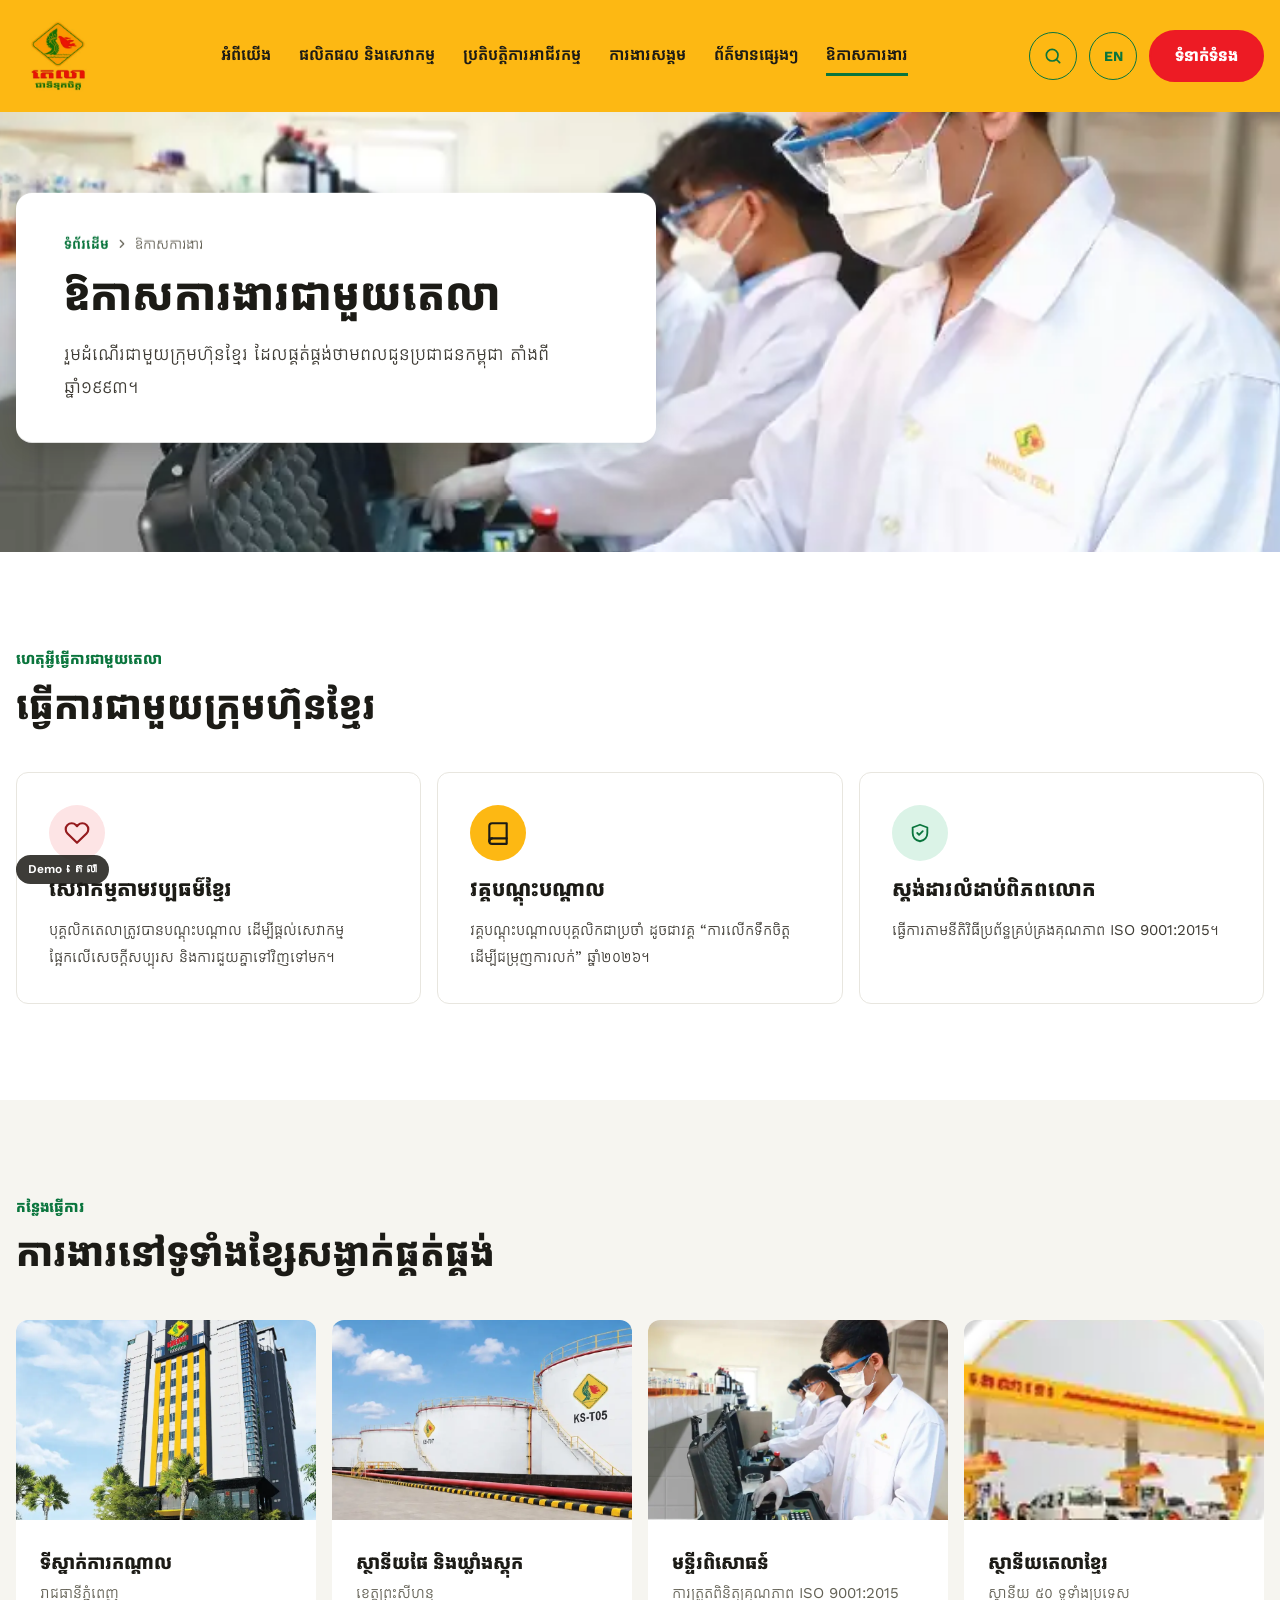
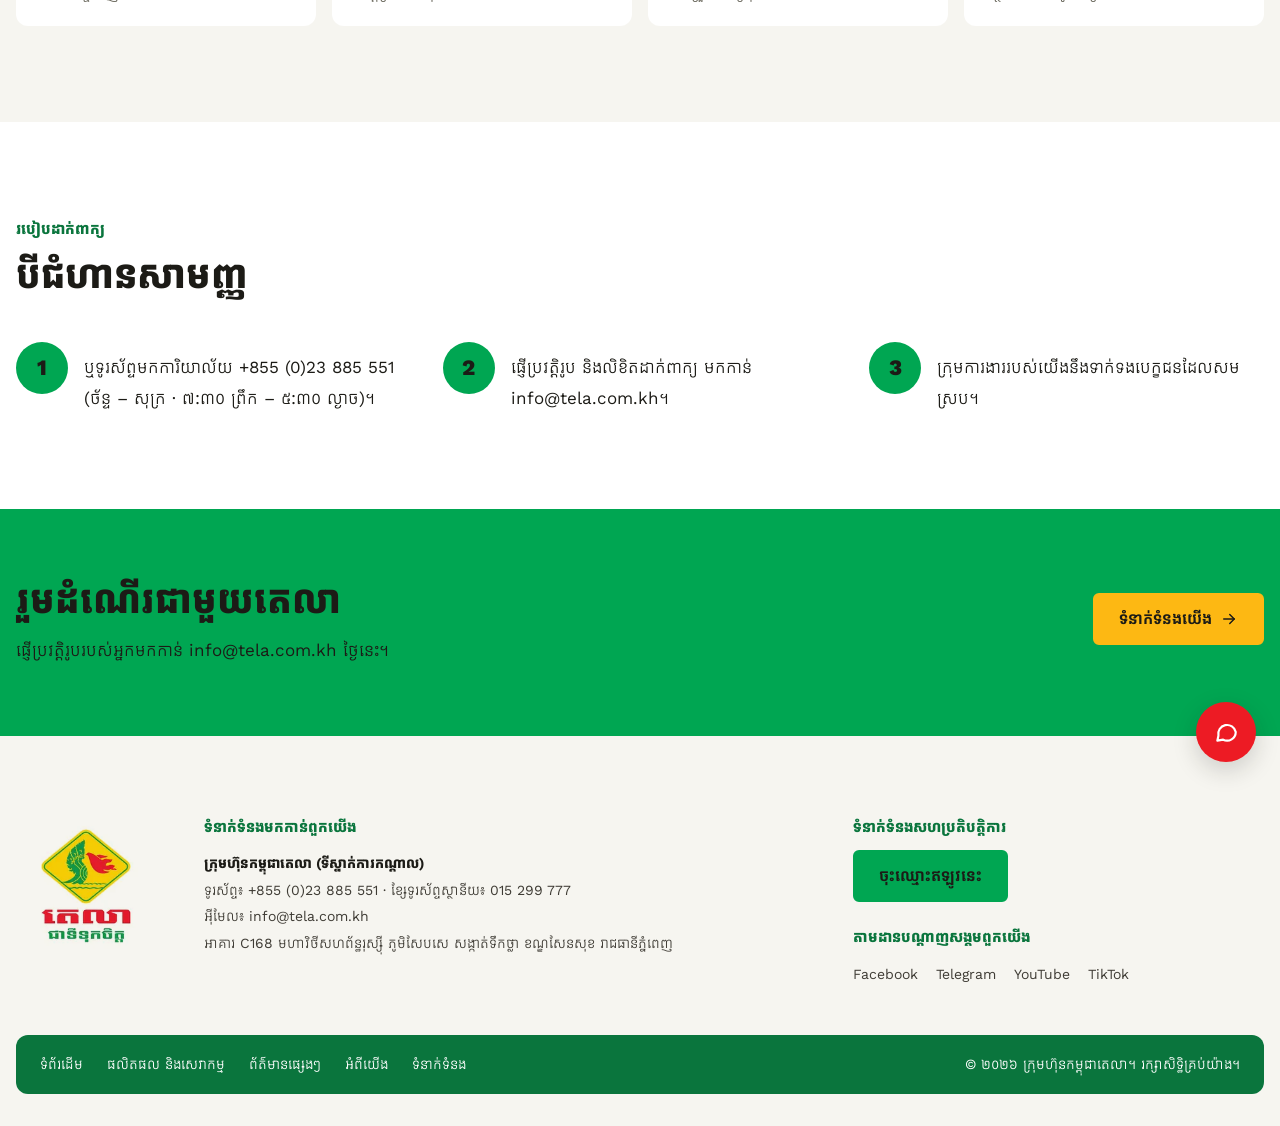
<file: careers.html>
<!doctype html>
<html lang="km">
<head>
<meta charset="utf-8">
<meta name="viewport" content="width=device-width, initial-scale=1">
<meta name="robots" content="noindex, nofollow">
<title>ឱកាសការងារ — តេលា</title>
<link rel="icon" href="img/logo.webp">
<link rel="preconnect" href="https://fonts.googleapis.com">
<link rel="stylesheet" href="https://fonts.googleapis.com/css2?family=Work+Sans:wght@400;600;700;800&amp;family=Kantumruy+Pro:wght@400;600;700&amp;display=swap">
<style>
body{margin:0}
a{color:#0a753d}a:hover{color:#1c1b16}
</style>
<style>html{scroll-behavior:smooth}*{box-sizing:border-box}img{max-width:100%}</style>
<link rel="stylesheet" href="anim.css">
<link rel="stylesheet" href="responsive.css">
</head>
<body>
<div style="font-family:'Work Sans', 'Kantumruy Pro', 'Noto Sans Khmer', sans-serif;color:#3f3c35;background:#ffffff;line-height:1.75;min-width:0">
<header style="background:#fdb813;padding:12px max(16px, calc((100% - 1248px) / 2));display:flex;flex-wrap:wrap;align-items:center;justify-content:space-between;gap:16px 32px;min-height:112px;box-sizing:border-box">
<a href="index.html" aria-label="តេលា ទំព័រដើម" style="display:block"><img src="img/logo.webp" alt="តេលា ជាទីទុកចិត្ត" style="display:block;height:84px;width:auto;mix-blend-mode:multiply"></a>
<nav aria-label="ម៉ឺនុយមេ" style="display:flex;flex-wrap:wrap;gap:8px 28px;justify-content:center;flex:1 1 560px"><a href="about.html" style="display:inline-flex;align-items:center;gap:4px;font-size:16px;font-weight:600;line-height:1.5;color:#1c1b16;text-decoration:none;padding:6px 0;border-bottom:3px solid transparent">អំពីយើង</a><a href="products.html" style="display:inline-flex;align-items:center;gap:4px;font-size:16px;font-weight:600;line-height:1.5;color:#1c1b16;text-decoration:none;padding:6px 0;border-bottom:3px solid transparent">ផលិតផល និងសេវាកម្ម</a><a href="operations.html" style="display:inline-flex;align-items:center;gap:4px;font-size:16px;font-weight:600;line-height:1.5;color:#1c1b16;text-decoration:none;padding:6px 0;border-bottom:3px solid transparent">ប្រតិបត្តិការអាជីវកម្ម</a><a href="csr.html" style="display:inline-flex;align-items:center;gap:4px;font-size:16px;font-weight:600;line-height:1.5;color:#1c1b16;text-decoration:none;padding:6px 0;border-bottom:3px solid transparent">ការងារសង្គម</a><a href="news.html" style="display:inline-flex;align-items:center;gap:4px;font-size:16px;font-weight:600;line-height:1.5;color:#1c1b16;text-decoration:none;padding:6px 0;border-bottom:3px solid transparent">ព័ត៌មានផ្សេងៗ</a><a href="careers.html" style="display:inline-flex;align-items:center;gap:4px;font-size:16px;font-weight:600;line-height:1.5;color:#1c1b16;text-decoration:none;padding:6px 0;border-bottom:3px solid #0a753d">ឱកាសការងារ</a></nav>
<div style="display:flex;align-items:center;gap:12px"><button type="button" aria-label="ស្វែងរក" style="background:transparent;border:1.5px solid #0a753d;color:#0a753d;width:48px;height:48px;border-radius:999px;display:inline-flex;align-items:center;justify-content:center;font-family:inherit;font-size:14px;font-weight:700;cursor:pointer;flex:none"><svg width="20" height="20" viewBox="0 0 24 24" fill="none" stroke="currentColor" stroke-width="2" stroke-linecap="round" stroke-linejoin="round" aria-hidden="true"><circle cx="11" cy="11" r="7"></circle><path d="m20 20-3.5-3.5"></path></svg></button><button type="button" aria-label="English" style="background:transparent;border:1.5px solid #0a753d;color:#0a753d;width:48px;height:48px;border-radius:999px;display:inline-flex;align-items:center;justify-content:center;font-family:inherit;font-size:14px;font-weight:700;cursor:pointer;flex:none">EN</button><a href="contact.html" style="background:#ed1b24;color:#ffffff;border:2px solid #ed1b24;border-radius:999px;display:inline-flex;align-items:center;gap:8px;padding:12px 24px;font-size:16px;font-weight:700;line-height:1.5;text-decoration:none;white-space:nowrap">ទំនាក់ទំនង</a></div>
</header>
<main>
<section style="position:relative;min-height:440px;display:flex;align-items:center;padding:48px max(16px, calc((100% - 1248px) / 2));box-sizing:border-box;overflow:hidden;background:#46535a"><img src="img/lab.webp" alt="" style="position:absolute;inset:0;width:100%;height:100%;object-fit:cover"><div style="position:relative;background:#ffffff;border-radius:16px;padding:40px 48px;max-width:640px;box-sizing:border-box;box-shadow:0 8px 24px rgba(28, 27, 22, 0.18)"><nav aria-label="ទីតាំងទំព័រ" style="display:flex;align-items:center;gap:6px;font-size:14px;line-height:1.6;color:#626054;margin-bottom:12px"><a href="index.html" style="color:#0a753d;text-decoration:none;font-weight:600">ទំព័រដើម</a><svg width="14" height="14" viewBox="0 0 24 24" fill="none" stroke="currentColor" stroke-width="2" stroke-linecap="round" stroke-linejoin="round" aria-hidden="true"><path d="m9 18 6-6-6-6"></path></svg><span>ឱកាសការងារ</span></nav><h1 style="margin:0 0 12px;font-size:clamp(30px, 3.4vw, 46px);font-weight:700;line-height:1.35;color:#1c1b16">ឱកាសការងារជាមួយតេលា</h1><p style="margin:0;font-size:18px;line-height:1.8;color:#3f3c35">រួមដំណើរជាមួយក្រុមហ៊ុនខ្មែរ ដែលផ្គត់ផ្គង់ថាមពលជូនប្រជាជនកម្ពុជា តាំងពីឆ្នាំ១៩៩៣។</p></div></section><section style="background:#ffffff;padding:96px max(16px, calc((100% - 1248px) / 2));"><div style="display:flex;flex-wrap:wrap;align-items:flex-end;justify-content:space-between;gap:24px;margin-bottom:40px"><div style="flex:1 1 520px;max-width:820px"><p style="margin:0 0 8px;font-size:15px;font-weight:700;line-height:1.5;color:#0a753d">ហេតុអ្វីធ្វើការជាមួយតេលា</p><h2 style="margin:0;font-size:clamp(28px, 3vw, 40px);font-weight:700;line-height:1.4;color:#1c1b16">ធ្វើការជាមួយក្រុមហ៊ុនខ្មែរ</h2></div></div><div style="display:grid;grid-template-columns:repeat(auto-fit, minmax(min(280px, 100%), 1fr));gap:16px"><div style="background:#ffffff;border-radius:12px;padding:32px;box-sizing:border-box;display:flex;flex-direction:column;gap:12px;border:1px solid #e8e6df"><span style="width:56px;height:56px;border-radius:999px;background:#fde4e5;color:#951b1e;display:inline-flex;align-items:center;justify-content:center;flex:none"><svg width="26" height="26" viewBox="0 0 24 24" fill="none" stroke="currentColor" stroke-width="2" stroke-linecap="round" stroke-linejoin="round" aria-hidden="true"><path d="M20.8 4.6a5.5 5.5 0 0 0-7.8 0L12 5.7l-1-1.1a5.5 5.5 0 0 0-7.8 7.8L12 21l8.8-8.6a5.5 5.5 0 0 0 0-7.8z"></path></svg></span><h3 style="margin:0;font-size:21px;font-weight:700;line-height:1.5;color:#1c1b16">សេវាកម្មតាមវប្បធម៌ខ្មែរ</h3><p style="margin:0;font-size:15px;line-height:1.8;color:#3f3c35">បុគ្គលិកតេលាត្រូវបានបណ្តុះបណ្តាល ដើម្បីផ្តល់សេវាកម្មផ្អែកលើសេចក្តីសប្បុរស និងការជួយគ្នាទៅវិញទៅមក។</p></div><div style="background:#ffffff;border-radius:12px;padding:32px;box-sizing:border-box;display:flex;flex-direction:column;gap:12px;border:1px solid #e8e6df"><span style="width:56px;height:56px;border-radius:999px;background:#fdb813;color:#1c1b16;display:inline-flex;align-items:center;justify-content:center;flex:none"><svg width="26" height="26" viewBox="0 0 24 24" fill="none" stroke="currentColor" stroke-width="2" stroke-linecap="round" stroke-linejoin="round" aria-hidden="true"><path d="M4 19.5A2.5 2.5 0 0 1 6.5 17H20V3H6.5A2.5 2.5 0 0 0 4 5.5z"></path><path d="M6.5 17A2.5 2.5 0 0 0 4 19.5 2.5 2.5 0 0 0 6.5 22H20v-5"></path></svg></span><h3 style="margin:0;font-size:21px;font-weight:700;line-height:1.5;color:#1c1b16">វគ្គបណ្តុះបណ្តាល</h3><p style="margin:0;font-size:15px;line-height:1.8;color:#3f3c35">វគ្គបណ្តុះបណ្តាលបុគ្គលិកជាប្រចាំ ដូចជាវគ្គ “ការលើកទឹកចិត្តដើម្បីជម្រុញការលក់” ឆ្នាំ២០២៦។</p></div><div style="background:#ffffff;border-radius:12px;padding:32px;box-sizing:border-box;display:flex;flex-direction:column;gap:12px;border:1px solid #e8e6df"><span style="width:56px;height:56px;border-radius:999px;background:#dbf3e7;color:#0a753d;display:inline-flex;align-items:center;justify-content:center;flex:none"><svg width="22" height="22" viewBox="0 0 24 24" fill="none" stroke="currentColor" stroke-width="2" stroke-linecap="round" stroke-linejoin="round" aria-hidden="true"><path d="M12 3 4 6v6c0 5 3.5 8 8 9 4.5-1 8-4 8-9V6z"></path><path d="m9 12 2 2 4-4"></path></svg></span><h3 style="margin:0;font-size:21px;font-weight:700;line-height:1.5;color:#1c1b16">ស្តង់ដារលំដាប់ពិភពលោក</h3><p style="margin:0;font-size:15px;line-height:1.8;color:#3f3c35">ធ្វើការតាមនីតិវិធីប្រព័ន្ធគ្រប់គ្រងគុណភាព ISO 9001:2015។</p></div></div></section><section style="background:#f6f5f0;padding:96px max(16px, calc((100% - 1248px) / 2));"><div style="display:flex;flex-wrap:wrap;align-items:flex-end;justify-content:space-between;gap:24px;margin-bottom:40px"><div style="flex:1 1 520px;max-width:820px"><p style="margin:0 0 8px;font-size:15px;font-weight:700;line-height:1.5;color:#0a753d">កន្លែងធ្វើការ</p><h2 style="margin:0;font-size:clamp(28px, 3vw, 40px);font-weight:700;line-height:1.4;color:#1c1b16">ការងារនៅទូទាំងខ្សែសង្វាក់ផ្គត់ផ្គង់</h2></div></div><div style="display:grid;grid-template-columns:repeat(auto-fit, minmax(min(260px, 100%), 1fr));gap:16px"><div style="background:#ffffff;border-radius:12px;overflow:hidden"><img src="img/office.webp" alt="" style="width:100%;height:200px;object-fit:cover"><div style="padding:20px 24px"><h3 style="margin:0;font-size:19px;font-weight:700;line-height:1.5;color:#1c1b16">ទីស្នាក់ការកណ្តាល</h3><p style="margin:2px 0 0;font-size:15px;color:#626054">រាជធានីភ្នំពេញ</p></div></div><div style="background:#ffffff;border-radius:12px;overflow:hidden"><img src="img/tanks.webp" alt="" style="width:100%;height:200px;object-fit:cover"><div style="padding:20px 24px"><h3 style="margin:0;font-size:19px;font-weight:700;line-height:1.5;color:#1c1b16">ស្ថានីយផែ និងឃ្លាំងស្តុក</h3><p style="margin:2px 0 0;font-size:15px;color:#626054">ខេត្តព្រះសីហនុ</p></div></div><div style="background:#ffffff;border-radius:12px;overflow:hidden"><img src="img/lab.webp" alt="" style="width:100%;height:200px;object-fit:cover"><div style="padding:20px 24px"><h3 style="margin:0;font-size:19px;font-weight:700;line-height:1.5;color:#1c1b16">មន្ទីរពិសោធន៍</h3><p style="margin:2px 0 0;font-size:15px;color:#626054">ការត្រួតពិនិត្យគុណភាព ISO 9001:2015</p></div></div><div style="background:#ffffff;border-radius:12px;overflow:hidden"><img src="img/cat-station.webp" alt="" style="width:100%;height:200px;object-fit:cover"><div style="padding:20px 24px"><h3 style="margin:0;font-size:19px;font-weight:700;line-height:1.5;color:#1c1b16">ស្ថានីយតេលាខ្មែរ</h3><p style="margin:2px 0 0;font-size:15px;color:#626054">ស្ថានីយ ៥០ ទូទាំងប្រទេស</p></div></div></div></section><section style="background:#ffffff;padding:96px max(16px, calc((100% - 1248px) / 2));"><div style="display:flex;flex-wrap:wrap;align-items:flex-end;justify-content:space-between;gap:24px;margin-bottom:40px"><div style="flex:1 1 520px;max-width:820px"><p style="margin:0 0 8px;font-size:15px;font-weight:700;line-height:1.5;color:#0a753d">របៀបដាក់ពាក្យ</p><h2 style="margin:0;font-size:clamp(28px, 3vw, 40px);font-weight:700;line-height:1.4;color:#1c1b16">បីជំហានសាមញ្ញ</h2></div></div><div style="display:flex;flex-wrap:wrap;gap:32px"><div style="flex:1 1 260px;display:flex;gap:16px;align-items:flex-start"><span style="flex:none;width:52px;height:52px;border-radius:999px;background:#00a652;color:#1c1b16;display:inline-flex;align-items:center;justify-content:center;font-size:22px;font-weight:800">1</span><p style="margin:10px 0 0;font-size:17px;line-height:1.8;color:#1c1b16">ឬទូរស័ព្ទមកការិយាល័យ +855 (0)23 885 551 (ច័ន្ទ – សុក្រ · ៧:៣០ ព្រឹក – ៥:៣០ ល្ងាច)។</p></div><div style="flex:1 1 260px;display:flex;gap:16px;align-items:flex-start"><span style="flex:none;width:52px;height:52px;border-radius:999px;background:#00a652;color:#1c1b16;display:inline-flex;align-items:center;justify-content:center;font-size:22px;font-weight:800">2</span><p style="margin:10px 0 0;font-size:17px;line-height:1.8;color:#1c1b16">ផ្ញើប្រវត្តិរូប និងលិខិតដាក់ពាក្យ មកកាន់ info@tela.com.kh។</p></div><div style="flex:1 1 260px;display:flex;gap:16px;align-items:flex-start"><span style="flex:none;width:52px;height:52px;border-radius:999px;background:#00a652;color:#1c1b16;display:inline-flex;align-items:center;justify-content:center;font-size:22px;font-weight:800">3</span><p style="margin:10px 0 0;font-size:17px;line-height:1.8;color:#1c1b16">ក្រុមការងាររបស់យើងនឹងទាក់ទងបេក្ខជនដែលសមស្រប។</p></div></div></section><section style="background:#00a652;padding:64px max(16px, calc((100% - 1248px) / 2));display:flex;flex-wrap:wrap;align-items:center;justify-content:space-between;gap:24px"><div style="flex:1 1 520px"><h2 style="margin:0;font-size:clamp(28px, 3vw, 40px);font-weight:700;line-height:1.4;color:#1c1b16">រួមដំណើរជាមួយតេលា</h2><p style="margin:8px 0 0;font-size:17px;line-height:1.8;color:#1c1b16">ផ្ញើប្រវត្តិរូបរបស់អ្នកមកកាន់ info@tela.com.kh ថ្ងៃនេះ។</p></div><div style="display:flex;flex-wrap:wrap;gap:12px"><a href="contact.html" style="background:#fdb813;color:#1c1b16;border:2px solid #fdb813;border-radius:6px;display:inline-flex;align-items:center;gap:8px;padding:12px 24px;font-size:16px;font-weight:600;line-height:1.5;text-decoration:none;white-space:nowrap">ទំនាក់ទំនងយើង<svg width="18" height="18" viewBox="0 0 24 24" fill="none" stroke="currentColor" stroke-width="2" stroke-linecap="round" stroke-linejoin="round" aria-hidden="true"><path d="M5 12h14"></path><path d="m13 6 6 6-6 6"></path></svg></a></div></section>
</main>
<footer style="position:relative;background:#f6f5f0;border-top:6px solid #00a652;padding:80px max(16px, calc((100% - 1248px) / 2)) 32px">
<div style="display:flex;flex-wrap:wrap;gap:48px">
<img src="img/logo.webp" alt="តេលា ជាទីទុកចិត្ត" style="width:140px;height:140px;object-fit:contain;mix-blend-mode:multiply;flex:none">
<div style="flex:1.6 1 360px"><h2 style="margin:0 0 12px;font-size:15px;font-weight:700;line-height:1.5;color:#0a753d">ទំនាក់ទំនងមកកាន់ពួកយើង</h2>
<p style="margin:0;font-size:14px;font-weight:700;line-height:1.9;color:#1c1b16">ក្រុមហ៊ុនកម្ពុជាតេលា (ទីស្នាក់ការកណ្តាល)</p>
<p style="margin:0;font-size:14px;line-height:1.9;color:#3f3c35">ទូរស័ព្ទ៖ +855 (0)23 885 551 · ខ្សែទូរស័ព្ទស្ថានីយ៖ 015 299 777</p>
<p style="margin:0;font-size:14px;line-height:1.9;color:#3f3c35">អ៊ីមែល៖ info@tela.com.kh</p>
<p style="margin:0;font-size:14px;line-height:1.9;color:#3f3c35">អាគារ C168 មហាវិថីសហព័ន្ធរុស្ស៊ី ភូមិសែបសេ សង្កាត់ទឹកថ្លា ខណ្ឌសែនសុខ រាជធានីភ្នំពេញ</p></div>
<div style="flex:1 1 260px;display:flex;flex-direction:column;align-items:flex-start;gap:12px"><h2 style="margin:0;font-size:15px;font-weight:700;line-height:1.5;color:#0a753d">ទំនាក់ទំនងសហប្រតិបត្តិការ</h2><a href="contact.html" style="background:#00a652;color:#1c1b16;border:2px solid #00a652;border-radius:6px;display:inline-flex;align-items:center;gap:8px;padding:12px 24px;font-size:16px;font-weight:600;line-height:1.5;text-decoration:none;white-space:nowrap">ចុះឈ្មោះឥឡូវនេះ</a>
<h2 style="margin:12px 0 0;font-size:15px;font-weight:700;line-height:1.5;color:#0a753d">តាមដានបណ្តាញសង្គមពួកយើង</h2><div style="display:flex;flex-wrap:wrap;gap:4px 18px"><a href="#" style="font-size:14px;line-height:1.9;color:#3f3c35;text-decoration:none">Facebook</a><a href="#" style="font-size:14px;line-height:1.9;color:#3f3c35;text-decoration:none">Telegram</a><a href="#" style="font-size:14px;line-height:1.9;color:#3f3c35;text-decoration:none">YouTube</a><a href="#" style="font-size:14px;line-height:1.9;color:#3f3c35;text-decoration:none">TikTok</a></div></div></div>
<div style="margin-top:48px;background:#0a753d;border-radius:12px;padding:16px 24px;display:flex;flex-wrap:wrap;align-items:center;justify-content:space-between;gap:16px"><nav aria-label="តំណភ្ជាប់" style="display:flex;flex-wrap:wrap;gap:4px 24px"><a href="index.html" style="font-size:14px;line-height:1.9;color:#ffffff;text-decoration:none">ទំព័រដើម</a><a href="products.html" style="font-size:14px;line-height:1.9;color:#ffffff;text-decoration:none">ផលិតផល និងសេវាកម្ម</a><a href="news.html" style="font-size:14px;line-height:1.9;color:#ffffff;text-decoration:none">ព័ត៌មានផ្សេងៗ</a><a href="about.html" style="font-size:14px;line-height:1.9;color:#ffffff;text-decoration:none">អំពីយើង</a><a href="contact.html" style="font-size:14px;line-height:1.9;color:#ffffff;text-decoration:none">ទំនាក់ទំនង</a></nav><p style="margin:0;font-size:14px;line-height:1.9;color:#ffffff">© ២០២៦ ក្រុមហ៊ុនកម្ពុជាតេលា។ រក្សាសិទ្ធិគ្រប់យ៉ាង។</p></div>
<a href="#" aria-label="ជជែកជាមួយយើង" style="position:absolute;right:24px;top:-34px;width:60px;height:60px;border-radius:999px;background:#ed1b24;color:#ffffff;display:flex;align-items:center;justify-content:center;box-shadow:0 8px 24px rgba(28, 27, 22, 0.18)"><svg width="26" height="26" viewBox="0 0 24 24" fill="none" stroke="currentColor" stroke-width="2" stroke-linecap="round" stroke-linejoin="round" aria-hidden="true"><path d="M21 12a8 8 0 0 1-11.6 7.1L4 20l1-4.6A8 8 0 1 1 21 12z"></path></svg></a>
</footer>
</div>
<div style="position:fixed;left:16px;bottom:16px;z-index:50;background:#1c1b16;color:#fff;font:600 12px/1.4 'Work Sans',sans-serif;padding:6px 12px;border-radius:999px;opacity:.85">Demo · តេលា</div>

<script src="anim.js"></script>
<script src="responsive.js"></script>
</body>
</html>
</file>
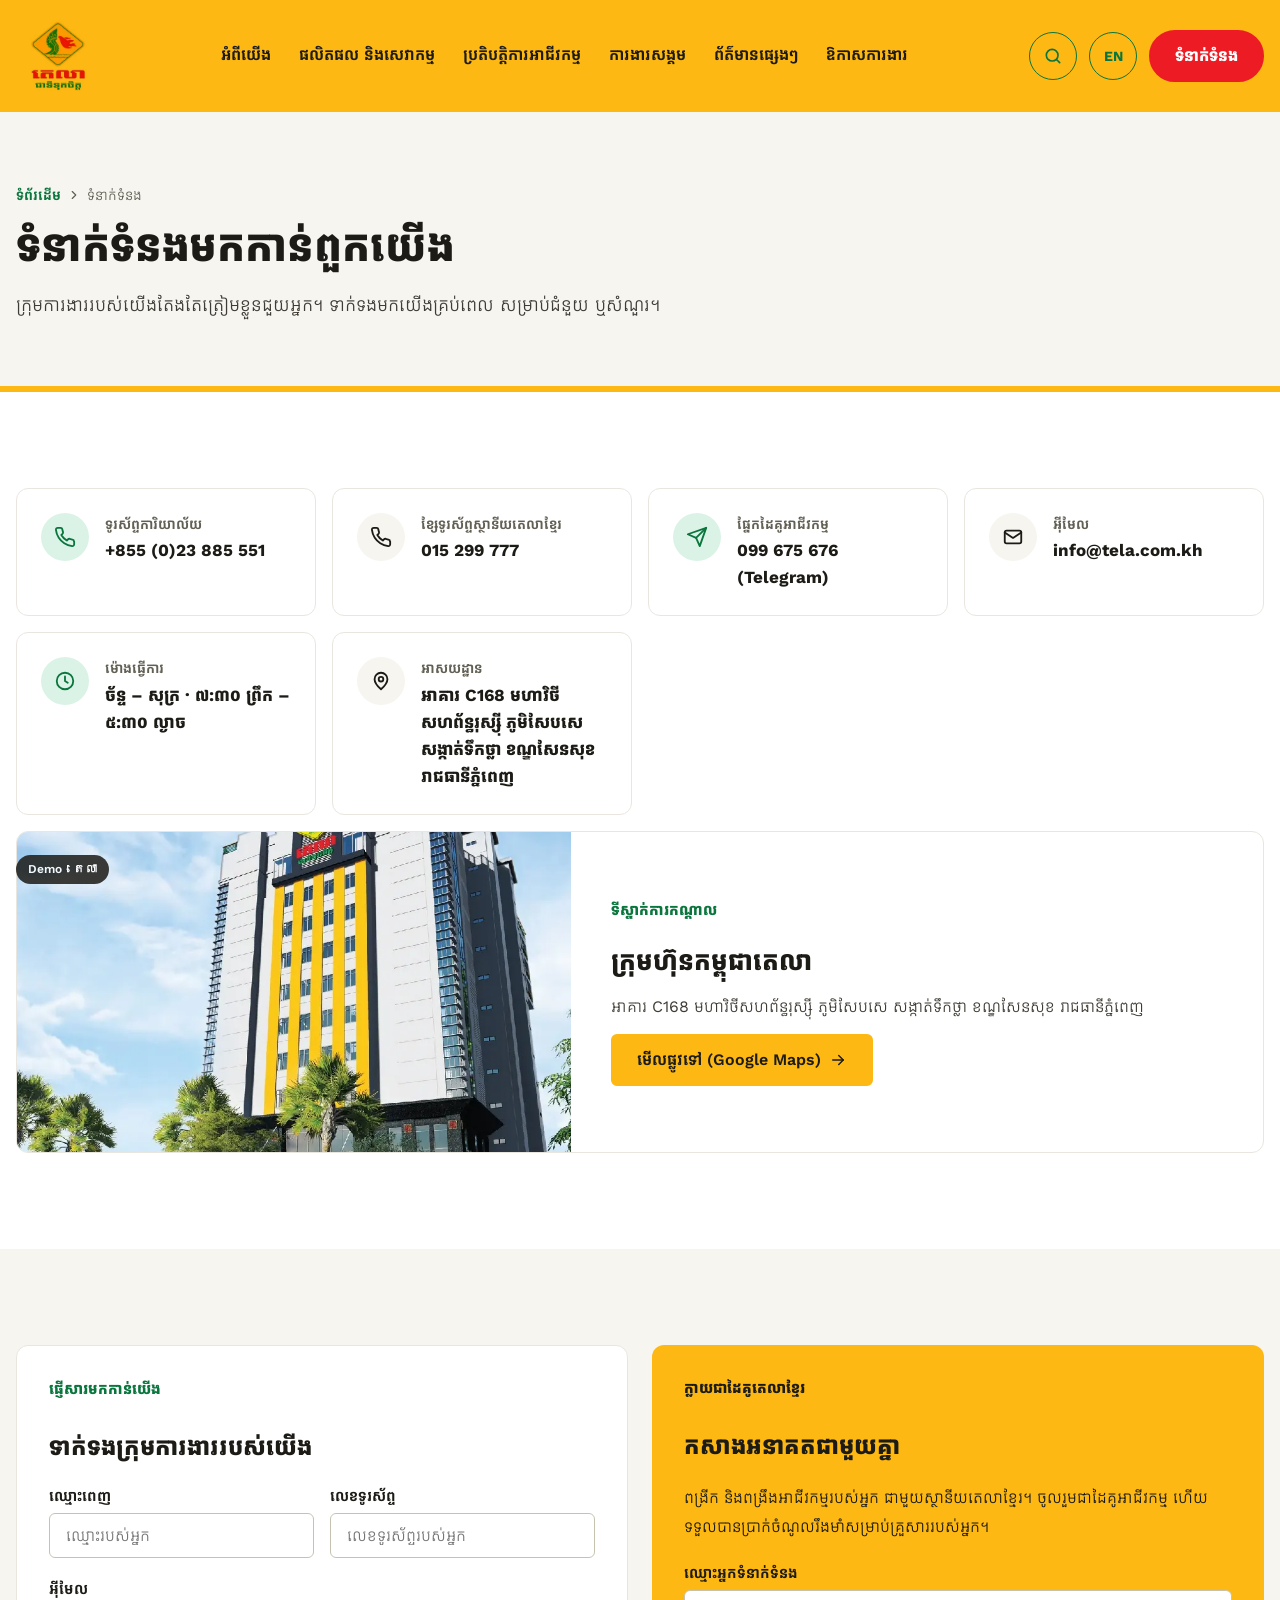
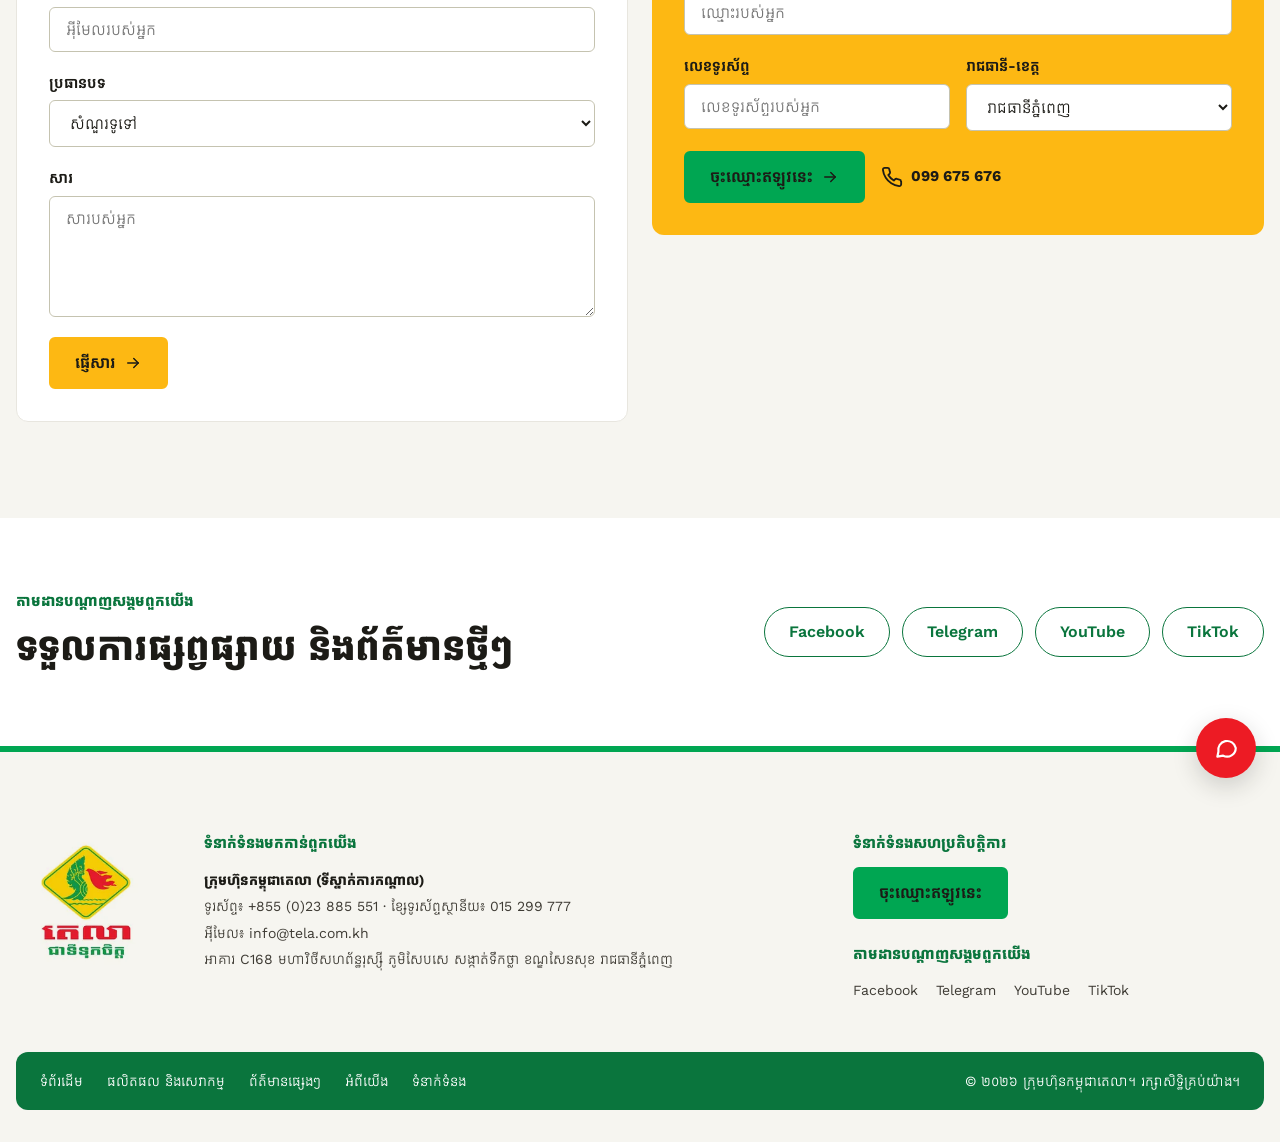
<file: contact.html>
<!doctype html>
<html lang="km">
<head>
<meta charset="utf-8">
<meta name="viewport" content="width=device-width, initial-scale=1">
<meta name="robots" content="noindex, nofollow">
<title>ទំនាក់ទំនង — តេលា</title>
<link rel="icon" href="img/logo.webp">
<link rel="preconnect" href="https://fonts.googleapis.com">
<link rel="stylesheet" href="https://fonts.googleapis.com/css2?family=Work+Sans:wght@400;600;700;800&amp;family=Kantumruy+Pro:wght@400;600;700&amp;display=swap">
<style>
body{margin:0}
a{color:#0a753d}a:hover{color:#1c1b16}
</style>
<style>html{scroll-behavior:smooth}*{box-sizing:border-box}img{max-width:100%}</style>
<link rel="stylesheet" href="anim.css">
<link rel="stylesheet" href="responsive.css">
</head>
<body>
<div style="font-family:'Work Sans', 'Kantumruy Pro', 'Noto Sans Khmer', sans-serif;color:#3f3c35;background:#ffffff;line-height:1.75;min-width:0">
<header style="background:#fdb813;padding:12px max(16px, calc((100% - 1248px) / 2));display:flex;flex-wrap:wrap;align-items:center;justify-content:space-between;gap:16px 32px;min-height:112px;box-sizing:border-box">
<a href="index.html" aria-label="តេលា ទំព័រដើម" style="display:block"><img src="img/logo.webp" alt="តេលា ជាទីទុកចិត្ត" style="display:block;height:84px;width:auto;mix-blend-mode:multiply"></a>
<nav aria-label="ម៉ឺនុយមេ" style="display:flex;flex-wrap:wrap;gap:8px 28px;justify-content:center;flex:1 1 560px"><a href="about.html" style="display:inline-flex;align-items:center;gap:4px;font-size:16px;font-weight:600;line-height:1.5;color:#1c1b16;text-decoration:none;padding:6px 0;border-bottom:3px solid transparent">អំពីយើង</a><a href="products.html" style="display:inline-flex;align-items:center;gap:4px;font-size:16px;font-weight:600;line-height:1.5;color:#1c1b16;text-decoration:none;padding:6px 0;border-bottom:3px solid transparent">ផលិតផល និងសេវាកម្ម</a><a href="operations.html" style="display:inline-flex;align-items:center;gap:4px;font-size:16px;font-weight:600;line-height:1.5;color:#1c1b16;text-decoration:none;padding:6px 0;border-bottom:3px solid transparent">ប្រតិបត្តិការអាជីវកម្ម</a><a href="csr.html" style="display:inline-flex;align-items:center;gap:4px;font-size:16px;font-weight:600;line-height:1.5;color:#1c1b16;text-decoration:none;padding:6px 0;border-bottom:3px solid transparent">ការងារសង្គម</a><a href="news.html" style="display:inline-flex;align-items:center;gap:4px;font-size:16px;font-weight:600;line-height:1.5;color:#1c1b16;text-decoration:none;padding:6px 0;border-bottom:3px solid transparent">ព័ត៌មានផ្សេងៗ</a><a href="careers.html" style="display:inline-flex;align-items:center;gap:4px;font-size:16px;font-weight:600;line-height:1.5;color:#1c1b16;text-decoration:none;padding:6px 0;border-bottom:3px solid transparent">ឱកាសការងារ</a></nav>
<div style="display:flex;align-items:center;gap:12px"><button type="button" aria-label="ស្វែងរក" style="background:transparent;border:1.5px solid #0a753d;color:#0a753d;width:48px;height:48px;border-radius:999px;display:inline-flex;align-items:center;justify-content:center;font-family:inherit;font-size:14px;font-weight:700;cursor:pointer;flex:none"><svg width="20" height="20" viewBox="0 0 24 24" fill="none" stroke="currentColor" stroke-width="2" stroke-linecap="round" stroke-linejoin="round" aria-hidden="true"><circle cx="11" cy="11" r="7"></circle><path d="m20 20-3.5-3.5"></path></svg></button><button type="button" aria-label="English" style="background:transparent;border:1.5px solid #0a753d;color:#0a753d;width:48px;height:48px;border-radius:999px;display:inline-flex;align-items:center;justify-content:center;font-family:inherit;font-size:14px;font-weight:700;cursor:pointer;flex:none">EN</button><a href="contact.html" style="background:#ed1b24;color:#ffffff;border:2px solid #ed1b24;border-radius:999px;display:inline-flex;align-items:center;gap:8px;padding:12px 24px;font-size:16px;font-weight:700;line-height:1.5;text-decoration:none;white-space:nowrap">ទំនាក់ទំនង</a></div>
</header>
<main>
<section style="background:#f6f5f0;border-bottom:6px solid #fdb813;padding:72px max(16px, calc((100% - 1248px) / 2)) 64px"><nav aria-label="ទីតាំងទំព័រ" style="display:flex;align-items:center;gap:6px;font-size:14px;line-height:1.6;color:#626054;margin-bottom:12px"><a href="index.html" style="color:#0a753d;text-decoration:none;font-weight:600">ទំព័រដើម</a><svg width="14" height="14" viewBox="0 0 24 24" fill="none" stroke="currentColor" stroke-width="2" stroke-linecap="round" stroke-linejoin="round" aria-hidden="true"><path d="m9 18 6-6-6-6"></path></svg><span>ទំនាក់ទំនង</span></nav><h1 style="margin:0 0 12px;font-size:clamp(30px, 3.4vw, 46px);font-weight:700;line-height:1.35;color:#1c1b16">ទំនាក់ទំនងមកកាន់ពួកយើង</h1><p style="margin:0;max-width:760px;font-size:18px;line-height:1.8;color:#3f3c35">ក្រុមការងាររបស់យើងតែងតែត្រៀមខ្លួនជួយអ្នក។ ទាក់ទងមកយើងគ្រប់ពេល សម្រាប់ជំនួយ ឬសំណួរ។</p></section><section style="background:#ffffff;padding:96px max(16px, calc((100% - 1248px) / 2));"><div style="display:grid;grid-template-columns:repeat(auto-fit, minmax(min(300px, 100%), 1fr));gap:16px"><div style="background:#ffffff;border:1px solid #e8e6df;border-radius:12px;padding:24px;display:flex;gap:16px;align-items:flex-start"><span style="width:48px;height:48px;border-radius:999px;background:#dbf3e7;color:#0a753d;display:inline-flex;align-items:center;justify-content:center;flex:none"><svg width="22" height="22" viewBox="0 0 24 24" fill="none" stroke="currentColor" stroke-width="2" stroke-linecap="round" stroke-linejoin="round" aria-hidden="true"><path d="M22 16.9v3a2 2 0 0 1-2.2 2 19.8 19.8 0 0 1-8.6-3.1 19.5 19.5 0 0 1-6-6A19.8 19.8 0 0 1 2.1 4.2 2 2 0 0 1 4.1 2h3a2 2 0 0 1 2 1.7c.1.9.4 1.8.7 2.7a2 2 0 0 1-.5 2.1L8 9.8a16 16 0 0 0 6 6l1.3-1.3a2 2 0 0 1 2.1-.4c.9.3 1.8.6 2.7.7a2 2 0 0 1 1.7 2z"></path></svg></span><div><p style="margin:0;font-size:14px;font-weight:600;line-height:1.6;color:#626054">ទូរស័ព្ទការិយាល័យ</p><p style="margin:2px 0 0;font-size:17px;font-weight:700;line-height:1.6;color:#1c1b16">+855 (0)23 885 551</p></div></div><div style="background:#ffffff;border:1px solid #e8e6df;border-radius:12px;padding:24px;display:flex;gap:16px;align-items:flex-start"><span style="width:48px;height:48px;border-radius:999px;background:#f6f5f0;color:#1c1b16;display:inline-flex;align-items:center;justify-content:center;flex:none"><svg width="22" height="22" viewBox="0 0 24 24" fill="none" stroke="currentColor" stroke-width="2" stroke-linecap="round" stroke-linejoin="round" aria-hidden="true"><path d="M22 16.9v3a2 2 0 0 1-2.2 2 19.8 19.8 0 0 1-8.6-3.1 19.5 19.5 0 0 1-6-6A19.8 19.8 0 0 1 2.1 4.2 2 2 0 0 1 4.1 2h3a2 2 0 0 1 2 1.7c.1.9.4 1.8.7 2.7a2 2 0 0 1-.5 2.1L8 9.8a16 16 0 0 0 6 6l1.3-1.3a2 2 0 0 1 2.1-.4c.9.3 1.8.6 2.7.7a2 2 0 0 1 1.7 2z"></path></svg></span><div><p style="margin:0;font-size:14px;font-weight:600;line-height:1.6;color:#626054">ខ្សែទូរស័ព្ទស្ថានីយតេលាខ្មែរ</p><p style="margin:2px 0 0;font-size:17px;font-weight:700;line-height:1.6;color:#1c1b16">015 299 777</p></div></div><div style="background:#ffffff;border:1px solid #e8e6df;border-radius:12px;padding:24px;display:flex;gap:16px;align-items:flex-start"><span style="width:48px;height:48px;border-radius:999px;background:#dbf3e7;color:#0a753d;display:inline-flex;align-items:center;justify-content:center;flex:none"><svg width="22" height="22" viewBox="0 0 24 24" fill="none" stroke="currentColor" stroke-width="2" stroke-linecap="round" stroke-linejoin="round" aria-hidden="true"><path d="m22 2-7 20-4-9-9-4z"></path><path d="M22 2 11 13"></path></svg></span><div><p style="margin:0;font-size:14px;font-weight:600;line-height:1.6;color:#626054">ផ្នែកដៃគូអាជីវកម្ម</p><p style="margin:2px 0 0;font-size:17px;font-weight:700;line-height:1.6;color:#1c1b16">099 675 676 (Telegram)</p></div></div><div style="background:#ffffff;border:1px solid #e8e6df;border-radius:12px;padding:24px;display:flex;gap:16px;align-items:flex-start"><span style="width:48px;height:48px;border-radius:999px;background:#f6f5f0;color:#1c1b16;display:inline-flex;align-items:center;justify-content:center;flex:none"><svg width="22" height="22" viewBox="0 0 24 24" fill="none" stroke="currentColor" stroke-width="2" stroke-linecap="round" stroke-linejoin="round" aria-hidden="true"><rect x="3" y="5" width="18" height="14" rx="2"></rect><path d="m3 7 9 6 9-6"></path></svg></span><div><p style="margin:0;font-size:14px;font-weight:600;line-height:1.6;color:#626054">អ៊ីមែល</p><p style="margin:2px 0 0;font-size:17px;font-weight:700;line-height:1.6;color:#1c1b16">info@tela.com.kh</p></div></div><div style="background:#ffffff;border:1px solid #e8e6df;border-radius:12px;padding:24px;display:flex;gap:16px;align-items:flex-start"><span style="width:48px;height:48px;border-radius:999px;background:#dbf3e7;color:#0a753d;display:inline-flex;align-items:center;justify-content:center;flex:none"><svg width="22" height="22" viewBox="0 0 24 24" fill="none" stroke="currentColor" stroke-width="2" stroke-linecap="round" stroke-linejoin="round" aria-hidden="true"><circle cx="12" cy="12" r="9"></circle><path d="M12 7v5l3 2"></path></svg></span><div><p style="margin:0;font-size:14px;font-weight:600;line-height:1.6;color:#626054">ម៉ោងធ្វើការ</p><p style="margin:2px 0 0;font-size:17px;font-weight:700;line-height:1.6;color:#1c1b16">ច័ន្ទ – សុក្រ · ៧:៣០ ព្រឹក – ៥:៣០ ល្ងាច</p></div></div><div style="background:#ffffff;border:1px solid #e8e6df;border-radius:12px;padding:24px;display:flex;gap:16px;align-items:flex-start"><span style="width:48px;height:48px;border-radius:999px;background:#f6f5f0;color:#1c1b16;display:inline-flex;align-items:center;justify-content:center;flex:none"><svg width="22" height="22" viewBox="0 0 24 24" fill="none" stroke="currentColor" stroke-width="2" stroke-linecap="round" stroke-linejoin="round" aria-hidden="true"><path d="M12 21s-7-6.2-7-11a7 7 0 0 1 14 0c0 4.8-7 11-7 11z"></path><circle cx="12" cy="10" r="2.5"></circle></svg></span><div><p style="margin:0;font-size:14px;font-weight:600;line-height:1.6;color:#626054">អាសយដ្ឋាន</p><p style="margin:2px 0 0;font-size:17px;font-weight:700;line-height:1.6;color:#1c1b16">អាគារ C168 មហាវិថីសហព័ន្ធរុស្ស៊ី ភូមិសែបសេ សង្កាត់ទឹកថ្លា ខណ្ឌសែនសុខ រាជធានីភ្នំពេញ</p></div></div></div><div style="margin-top:16px;display:flex;flex-wrap:wrap;background:#ffffff;border:1px solid #e8e6df;border-radius:12px;overflow:hidden"><img src="img/office.webp" alt="អគារទីស្នាក់ការកណ្តាល ក្រុមហ៊ុនកម្ពុជាតេលា" style="flex:1 1 360px;min-width:0;height:320px;object-fit:cover"><div style="flex:1.4 1 420px;padding:40px;display:flex;flex-direction:column;justify-content:center;gap:12px"><p style="margin:0 0 8px;font-size:15px;font-weight:700;line-height:1.5;color:#0a753d">ទីស្នាក់ការកណ្តាល</p><h3 style="margin:0;font-size:26px;font-weight:700;line-height:1.5;color:#1c1b16">ក្រុមហ៊ុនកម្ពុជាតេលា</h3><p style="margin:0;font-size:16px;line-height:1.8;color:#3f3c35">អាគារ C168 មហាវិថីសហព័ន្ធរុស្ស៊ី ភូមិសែបសេ សង្កាត់ទឹកថ្លា ខណ្ឌសែនសុខ រាជធានីភ្នំពេញ</p><div><a href="https://www.google.com/maps/search/?api=1&amp;query=Kampuchea+Tela+Limited" style="background:#fdb813;color:#1c1b16;border:2px solid #fdb813;border-radius:6px;display:inline-flex;align-items:center;gap:8px;padding:12px 24px;font-size:16px;font-weight:600;line-height:1.5;text-decoration:none;white-space:nowrap">មើលផ្លូវទៅ (Google Maps)<svg width="18" height="18" viewBox="0 0 24 24" fill="none" stroke="currentColor" stroke-width="2" stroke-linecap="round" stroke-linejoin="round" aria-hidden="true"><path d="M5 12h14"></path><path d="m13 6 6 6-6 6"></path></svg></a></div></div></div></section><section style="background:#f6f5f0;padding:96px max(16px, calc((100% - 1248px) / 2));"><div style="display:grid;grid-template-columns:repeat(auto-fit, minmax(min(420px, 100%), 1fr));gap:24px;align-items:start"><div style="background:#ffffff;border-radius:12px;padding:32px;box-sizing:border-box;display:flex;flex-direction:column;gap:12px;border:1px solid #e8e6df;gap:20px"><p style="margin:0 0 8px;font-size:15px;font-weight:700;line-height:1.5;color:#0a753d">ផ្ញើសារមកកាន់យើង</p><h3 style="margin:0;font-size:24px;font-weight:700;line-height:1.5;color:#1c1b16">ទាក់ទងក្រុមការងាររបស់យើង</h3><div style="display:grid;grid-template-columns:repeat(2, minmax(0, 1fr));gap:16px"><div style="display:flex;flex-direction:column;gap:6px"><label for="n1" style="font-size:15px;font-weight:600;line-height:1.5;color:#1c1b16">ឈ្មោះពេញ</label><input id="n1" type="text" placeholder="ឈ្មោះរបស់អ្នក" style="padding:12px 16px;border:1.5px solid #c5c3b0;border-radius:6px;background:#ffffff;font-family:inherit;font-size:16px;color:#1c1b16;width:100%;box-sizing:border-box"></div><div style="display:flex;flex-direction:column;gap:6px"><label for="t1" style="font-size:15px;font-weight:600;line-height:1.5;color:#1c1b16">លេខទូរស័ព្ទ</label><input id="t1" type="text" placeholder="លេខទូរស័ព្ទរបស់អ្នក" style="padding:12px 16px;border:1.5px solid #c5c3b0;border-radius:6px;background:#ffffff;font-family:inherit;font-size:16px;color:#1c1b16;width:100%;box-sizing:border-box"></div></div><div style="display:flex;flex-direction:column;gap:6px"><label for="e1" style="font-size:15px;font-weight:600;line-height:1.5;color:#1c1b16">អ៊ីមែល</label><input id="e1" type="text" placeholder="អ៊ីមែលរបស់អ្នក" style="padding:12px 16px;border:1.5px solid #c5c3b0;border-radius:6px;background:#ffffff;font-family:inherit;font-size:16px;color:#1c1b16;width:100%;box-sizing:border-box"></div><div style="display:flex;flex-direction:column;gap:6px"><label for="s1" style="font-size:15px;font-weight:600;line-height:1.5;color:#1c1b16">ប្រធានបទ</label><select id="s1" style="padding:12px 16px;border:1.5px solid #c5c3b0;border-radius:6px;background:#ffffff;font-family:inherit;font-size:16px;color:#1c1b16;width:100%;box-sizing:border-box"><option>សំណួរទូទៅ</option><option>ផលិតផល</option><option>ស្ថានីយតេលាខ្មែរ</option><option>ភាពជាដៃគូ</option><option>មតិយោបល់</option></select></div><div style="display:flex;flex-direction:column;gap:6px"><label for="m1" style="font-size:15px;font-weight:600;line-height:1.5;color:#1c1b16">សារ</label><textarea id="m1" rows="5" placeholder="សារបស់អ្នក" style="padding:12px 16px;border:1.5px solid #c5c3b0;border-radius:6px;background:#ffffff;font-family:inherit;font-size:16px;color:#1c1b16;width:100%;box-sizing:border-box;resize:vertical"></textarea></div><div><a href="#" style="background:#fdb813;color:#1c1b16;border:2px solid #fdb813;border-radius:6px;display:inline-flex;align-items:center;gap:8px;padding:12px 24px;font-size:16px;font-weight:600;line-height:1.5;text-decoration:none;white-space:nowrap">ផ្ញើសារ<svg width="18" height="18" viewBox="0 0 24 24" fill="none" stroke="currentColor" stroke-width="2" stroke-linecap="round" stroke-linejoin="round" aria-hidden="true"><path d="M5 12h14"></path><path d="m13 6 6 6-6 6"></path></svg></a></div></div><div style="background:#fdb813;border-radius:12px;padding:32px;box-sizing:border-box;display:flex;flex-direction:column;gap:12px;gap:20px"><p style="margin:0 0 8px;font-size:15px;font-weight:700;line-height:1.5;color:#1c1b16">ក្លាយជាដៃគូតេលាខ្មែរ</p><h3 style="margin:0;font-size:24px;font-weight:700;line-height:1.5;color:#1c1b16">កសាងអនាគតជាមួយគ្នា</h3><p style="margin:0;font-size:16px;line-height:1.8;color:#1c1b16">ពង្រីក និងពង្រឹងអាជីវកម្មរបស់អ្នក ជាមួយស្ថានីយតេលាខ្មែរ។ ចូលរួមជាដៃគូអាជីវកម្ម ហើយទទួលបានប្រាក់ចំណូលរឹងមាំសម្រាប់គ្រួសាររបស់អ្នក។</p><div style="display:flex;flex-direction:column;gap:6px"><label for="n2" style="font-size:15px;font-weight:600;line-height:1.5;color:#1c1b16">ឈ្មោះអ្នកទំនាក់ទំនង</label><input id="n2" type="text" placeholder="ឈ្មោះរបស់អ្នក" style="padding:12px 16px;border:1.5px solid #c5c3b0;border-radius:6px;background:#ffffff;font-family:inherit;font-size:16px;color:#1c1b16;width:100%;box-sizing:border-box"></div><div style="display:grid;grid-template-columns:repeat(2, minmax(0, 1fr));gap:16px"><div style="display:flex;flex-direction:column;gap:6px"><label for="t2" style="font-size:15px;font-weight:600;line-height:1.5;color:#1c1b16">លេខទូរស័ព្ទ</label><input id="t2" type="text" placeholder="លេខទូរស័ព្ទរបស់អ្នក" style="padding:12px 16px;border:1.5px solid #c5c3b0;border-radius:6px;background:#ffffff;font-family:inherit;font-size:16px;color:#1c1b16;width:100%;box-sizing:border-box"></div><div style="display:flex;flex-direction:column;gap:6px"><label for="p2" style="font-size:15px;font-weight:600;line-height:1.5;color:#1c1b16">រាជធានី-ខេត្ត</label><select id="p2" style="padding:12px 16px;border:1.5px solid #c5c3b0;border-radius:6px;background:#ffffff;font-family:inherit;font-size:16px;color:#1c1b16;width:100%;box-sizing:border-box"><option>រាជធានីភ្នំពេញ</option><option>បន្ទាយមានជ័យ</option><option>បាត់ដំបង</option><option>កំពង់ចាម</option><option>កំពង់ឆ្នាំង</option><option>កំពង់ស្ពឺ</option><option>កំពង់ធំ</option><option>កំពត</option><option>កណ្តាល</option><option>ក្រចេះ</option><option>មណ្ឌលគិរី</option><option>ព្រះសីហនុ</option><option>ព្រៃវែង</option><option>ពោធិ៍សាត់</option><option>សៀមរាប</option><option>ស្ទឹងត្រែង</option><option>ស្វាយរៀង</option><option>តាកែវ</option></select></div></div><div style="display:flex;flex-wrap:wrap;align-items:center;gap:16px"><a href="#" style="background:#00a652;color:#1c1b16;border:2px solid #00a652;border-radius:6px;display:inline-flex;align-items:center;gap:8px;padding:12px 24px;font-size:16px;font-weight:600;line-height:1.5;text-decoration:none;white-space:nowrap">ចុះឈ្មោះឥឡូវនេះ<svg width="18" height="18" viewBox="0 0 24 24" fill="none" stroke="currentColor" stroke-width="2" stroke-linecap="round" stroke-linejoin="round" aria-hidden="true"><path d="M5 12h14"></path><path d="m13 6 6 6-6 6"></path></svg></a><span style="display:inline-flex;align-items:center;gap:8px;font-size:15px;font-weight:700;color:#1c1b16"><svg width="22" height="22" viewBox="0 0 24 24" fill="none" stroke="currentColor" stroke-width="2" stroke-linecap="round" stroke-linejoin="round" aria-hidden="true"><path d="M22 16.9v3a2 2 0 0 1-2.2 2 19.8 19.8 0 0 1-8.6-3.1 19.5 19.5 0 0 1-6-6A19.8 19.8 0 0 1 2.1 4.2 2 2 0 0 1 4.1 2h3a2 2 0 0 1 2 1.7c.1.9.4 1.8.7 2.7a2 2 0 0 1-.5 2.1L8 9.8a16 16 0 0 0 6 6l1.3-1.3a2 2 0 0 1 2.1-.4c.9.3 1.8.6 2.7.7a2 2 0 0 1 1.7 2z"></path></svg>099 675 676</span></div></div></div></section><section style="background:#ffffff;padding:96px max(16px, calc((100% - 1248px) / 2));padding-top:72px;padding-bottom:72px"><div style="display:flex;flex-wrap:wrap;align-items:center;justify-content:space-between;gap:24px"><div><p style="margin:0 0 8px;font-size:15px;font-weight:700;line-height:1.5;color:#0a753d">តាមដានបណ្តាញសង្គមពួកយើង</p><h2 style="margin:0;font-size:clamp(28px, 3vw, 40px);font-weight:700;line-height:1.4;color:#1c1b16">ទទួលការផ្សព្វផ្សាយ និងព័ត៌មានថ្មីៗ</h2></div><div style="display:flex;flex-wrap:wrap;gap:12px"><a href="#" style="padding:12px 24px;border-radius:999px;border:1.5px solid #0a753d;color:#0a753d;font-size:16px;font-weight:600;line-height:1.5;text-decoration:none">Facebook</a><a href="#" style="padding:12px 24px;border-radius:999px;border:1.5px solid #0a753d;color:#0a753d;font-size:16px;font-weight:600;line-height:1.5;text-decoration:none">Telegram</a><a href="#" style="padding:12px 24px;border-radius:999px;border:1.5px solid #0a753d;color:#0a753d;font-size:16px;font-weight:600;line-height:1.5;text-decoration:none">YouTube</a><a href="#" style="padding:12px 24px;border-radius:999px;border:1.5px solid #0a753d;color:#0a753d;font-size:16px;font-weight:600;line-height:1.5;text-decoration:none">TikTok</a></div></div></section>
</main>
<footer style="position:relative;background:#f6f5f0;border-top:6px solid #00a652;padding:80px max(16px, calc((100% - 1248px) / 2)) 32px">
<div style="display:flex;flex-wrap:wrap;gap:48px">
<img src="img/logo.webp" alt="តេលា ជាទីទុកចិត្ត" style="width:140px;height:140px;object-fit:contain;mix-blend-mode:multiply;flex:none">
<div style="flex:1.6 1 360px"><h2 style="margin:0 0 12px;font-size:15px;font-weight:700;line-height:1.5;color:#0a753d">ទំនាក់ទំនងមកកាន់ពួកយើង</h2>
<p style="margin:0;font-size:14px;font-weight:700;line-height:1.9;color:#1c1b16">ក្រុមហ៊ុនកម្ពុជាតេលា (ទីស្នាក់ការកណ្តាល)</p>
<p style="margin:0;font-size:14px;line-height:1.9;color:#3f3c35">ទូរស័ព្ទ៖ +855 (0)23 885 551 · ខ្សែទូរស័ព្ទស្ថានីយ៖ 015 299 777</p>
<p style="margin:0;font-size:14px;line-height:1.9;color:#3f3c35">អ៊ីមែល៖ info@tela.com.kh</p>
<p style="margin:0;font-size:14px;line-height:1.9;color:#3f3c35">អាគារ C168 មហាវិថីសហព័ន្ធរុស្ស៊ី ភូមិសែបសេ សង្កាត់ទឹកថ្លា ខណ្ឌសែនសុខ រាជធានីភ្នំពេញ</p></div>
<div style="flex:1 1 260px;display:flex;flex-direction:column;align-items:flex-start;gap:12px"><h2 style="margin:0;font-size:15px;font-weight:700;line-height:1.5;color:#0a753d">ទំនាក់ទំនងសហប្រតិបត្តិការ</h2><a href="contact.html" style="background:#00a652;color:#1c1b16;border:2px solid #00a652;border-radius:6px;display:inline-flex;align-items:center;gap:8px;padding:12px 24px;font-size:16px;font-weight:600;line-height:1.5;text-decoration:none;white-space:nowrap">ចុះឈ្មោះឥឡូវនេះ</a>
<h2 style="margin:12px 0 0;font-size:15px;font-weight:700;line-height:1.5;color:#0a753d">តាមដានបណ្តាញសង្គមពួកយើង</h2><div style="display:flex;flex-wrap:wrap;gap:4px 18px"><a href="#" style="font-size:14px;line-height:1.9;color:#3f3c35;text-decoration:none">Facebook</a><a href="#" style="font-size:14px;line-height:1.9;color:#3f3c35;text-decoration:none">Telegram</a><a href="#" style="font-size:14px;line-height:1.9;color:#3f3c35;text-decoration:none">YouTube</a><a href="#" style="font-size:14px;line-height:1.9;color:#3f3c35;text-decoration:none">TikTok</a></div></div></div>
<div style="margin-top:48px;background:#0a753d;border-radius:12px;padding:16px 24px;display:flex;flex-wrap:wrap;align-items:center;justify-content:space-between;gap:16px"><nav aria-label="តំណភ្ជាប់" style="display:flex;flex-wrap:wrap;gap:4px 24px"><a href="index.html" style="font-size:14px;line-height:1.9;color:#ffffff;text-decoration:none">ទំព័រដើម</a><a href="products.html" style="font-size:14px;line-height:1.9;color:#ffffff;text-decoration:none">ផលិតផល និងសេវាកម្ម</a><a href="news.html" style="font-size:14px;line-height:1.9;color:#ffffff;text-decoration:none">ព័ត៌មានផ្សេងៗ</a><a href="about.html" style="font-size:14px;line-height:1.9;color:#ffffff;text-decoration:none">អំពីយើង</a><a href="contact.html" style="font-size:14px;line-height:1.9;color:#ffffff;text-decoration:none">ទំនាក់ទំនង</a></nav><p style="margin:0;font-size:14px;line-height:1.9;color:#ffffff">© ២០២៦ ក្រុមហ៊ុនកម្ពុជាតេលា។ រក្សាសិទ្ធិគ្រប់យ៉ាង។</p></div>
<a href="#" aria-label="ជជែកជាមួយយើង" style="position:absolute;right:24px;top:-34px;width:60px;height:60px;border-radius:999px;background:#ed1b24;color:#ffffff;display:flex;align-items:center;justify-content:center;box-shadow:0 8px 24px rgba(28, 27, 22, 0.18)"><svg width="26" height="26" viewBox="0 0 24 24" fill="none" stroke="currentColor" stroke-width="2" stroke-linecap="round" stroke-linejoin="round" aria-hidden="true"><path d="M21 12a8 8 0 0 1-11.6 7.1L4 20l1-4.6A8 8 0 1 1 21 12z"></path></svg></a>
</footer>
</div>
<div style="position:fixed;left:16px;bottom:16px;z-index:50;background:#1c1b16;color:#fff;font:600 12px/1.4 'Work Sans',sans-serif;padding:6px 12px;border-radius:999px;opacity:.85">Demo · តេលា</div>

<script src="anim.js"></script>
<script src="responsive.js"></script>
</body>
</html>
</file>
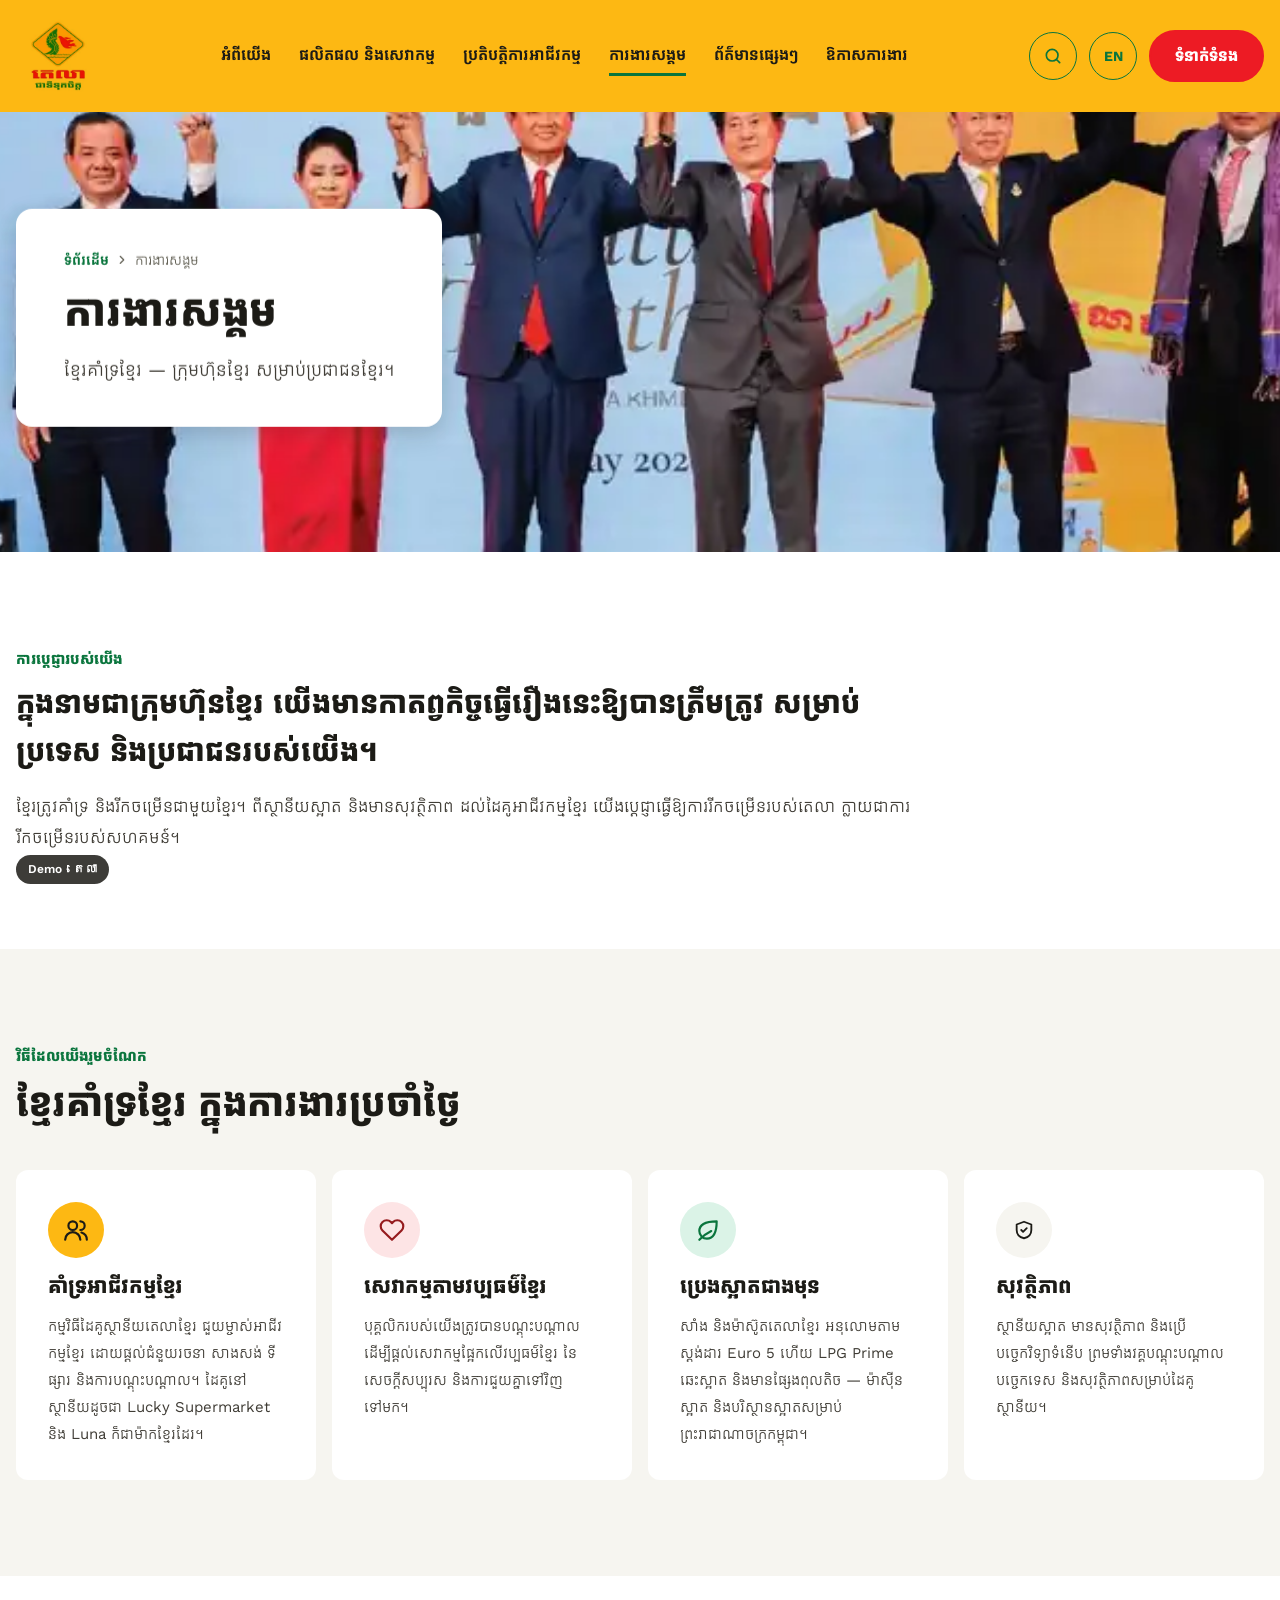
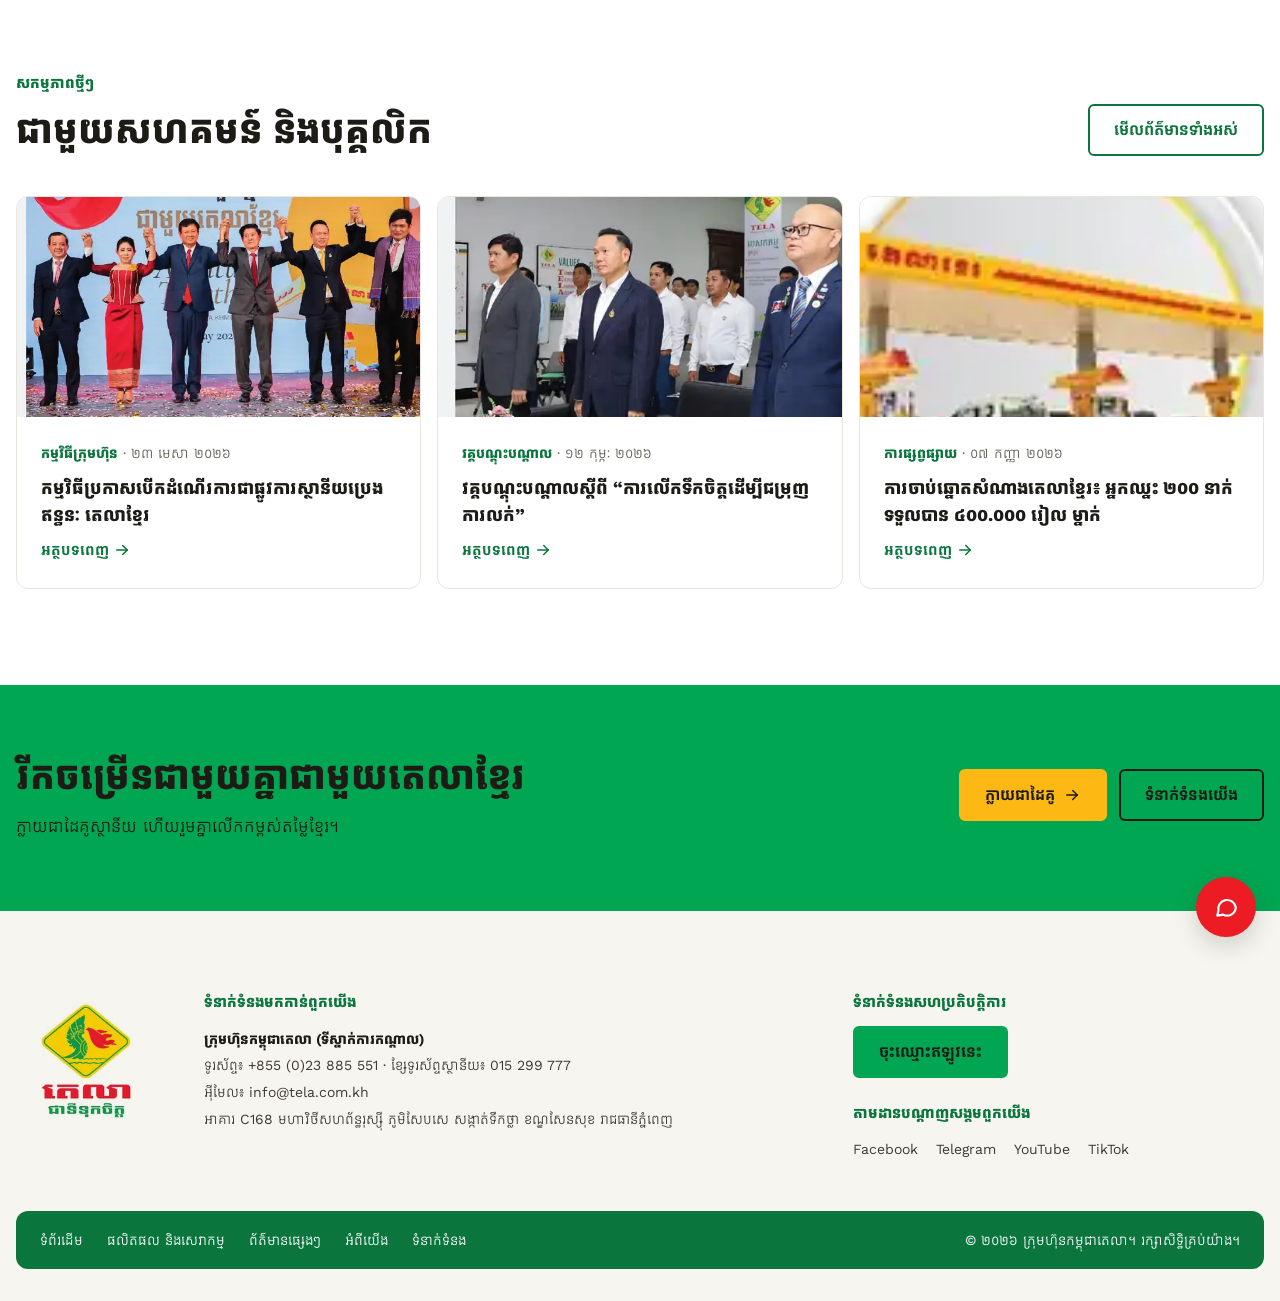
<file: csr.html>
<!doctype html>
<html lang="km">
<head>
<meta charset="utf-8">
<meta name="viewport" content="width=device-width, initial-scale=1">
<meta name="robots" content="noindex, nofollow">
<title>ការងារសង្គម — តេលា</title>
<link rel="icon" href="img/logo.webp">
<link rel="preconnect" href="https://fonts.googleapis.com">
<link rel="stylesheet" href="https://fonts.googleapis.com/css2?family=Work+Sans:wght@400;600;700;800&amp;family=Kantumruy+Pro:wght@400;600;700&amp;display=swap">
<style>
body{margin:0}
a{color:#0a753d}a:hover{color:#1c1b16}
</style>
<style>html{scroll-behavior:smooth}*{box-sizing:border-box}img{max-width:100%}</style>
<link rel="stylesheet" href="anim.css">
<link rel="stylesheet" href="responsive.css">
</head>
<body>
<div style="font-family:'Work Sans', 'Kantumruy Pro', 'Noto Sans Khmer', sans-serif;color:#3f3c35;background:#ffffff;line-height:1.75;min-width:0">
<header style="background:#fdb813;padding:12px max(16px, calc((100% - 1248px) / 2));display:flex;flex-wrap:wrap;align-items:center;justify-content:space-between;gap:16px 32px;min-height:112px;box-sizing:border-box">
<a href="index.html" aria-label="តេលា ទំព័រដើម" style="display:block"><img src="img/logo.webp" alt="តេលា ជាទីទុកចិត្ត" style="display:block;height:84px;width:auto;mix-blend-mode:multiply"></a>
<nav aria-label="ម៉ឺនុយមេ" style="display:flex;flex-wrap:wrap;gap:8px 28px;justify-content:center;flex:1 1 560px"><a href="about.html" style="display:inline-flex;align-items:center;gap:4px;font-size:16px;font-weight:600;line-height:1.5;color:#1c1b16;text-decoration:none;padding:6px 0;border-bottom:3px solid transparent">អំពីយើង</a><a href="products.html" style="display:inline-flex;align-items:center;gap:4px;font-size:16px;font-weight:600;line-height:1.5;color:#1c1b16;text-decoration:none;padding:6px 0;border-bottom:3px solid transparent">ផលិតផល និងសេវាកម្ម</a><a href="operations.html" style="display:inline-flex;align-items:center;gap:4px;font-size:16px;font-weight:600;line-height:1.5;color:#1c1b16;text-decoration:none;padding:6px 0;border-bottom:3px solid transparent">ប្រតិបត្តិការអាជីវកម្ម</a><a href="csr.html" style="display:inline-flex;align-items:center;gap:4px;font-size:16px;font-weight:600;line-height:1.5;color:#1c1b16;text-decoration:none;padding:6px 0;border-bottom:3px solid #0a753d">ការងារសង្គម</a><a href="news.html" style="display:inline-flex;align-items:center;gap:4px;font-size:16px;font-weight:600;line-height:1.5;color:#1c1b16;text-decoration:none;padding:6px 0;border-bottom:3px solid transparent">ព័ត៌មានផ្សេងៗ</a><a href="careers.html" style="display:inline-flex;align-items:center;gap:4px;font-size:16px;font-weight:600;line-height:1.5;color:#1c1b16;text-decoration:none;padding:6px 0;border-bottom:3px solid transparent">ឱកាសការងារ</a></nav>
<div style="display:flex;align-items:center;gap:12px"><button type="button" aria-label="ស្វែងរក" style="background:transparent;border:1.5px solid #0a753d;color:#0a753d;width:48px;height:48px;border-radius:999px;display:inline-flex;align-items:center;justify-content:center;font-family:inherit;font-size:14px;font-weight:700;cursor:pointer;flex:none"><svg width="20" height="20" viewBox="0 0 24 24" fill="none" stroke="currentColor" stroke-width="2" stroke-linecap="round" stroke-linejoin="round" aria-hidden="true"><circle cx="11" cy="11" r="7"></circle><path d="m20 20-3.5-3.5"></path></svg></button><button type="button" aria-label="English" style="background:transparent;border:1.5px solid #0a753d;color:#0a753d;width:48px;height:48px;border-radius:999px;display:inline-flex;align-items:center;justify-content:center;font-family:inherit;font-size:14px;font-weight:700;cursor:pointer;flex:none">EN</button><a href="contact.html" style="background:#ed1b24;color:#ffffff;border:2px solid #ed1b24;border-radius:999px;display:inline-flex;align-items:center;gap:8px;padding:12px 24px;font-size:16px;font-weight:700;line-height:1.5;text-decoration:none;white-space:nowrap">ទំនាក់ទំនង</a></div>
</header>
<main>
<section style="position:relative;min-height:440px;display:flex;align-items:center;padding:48px max(16px, calc((100% - 1248px) / 2));box-sizing:border-box;overflow:hidden;background:#46535a"><img src="img/news-launch.webp" alt="" style="position:absolute;inset:0;width:100%;height:100%;object-fit:cover"><div style="position:relative;background:#ffffff;border-radius:16px;padding:40px 48px;max-width:640px;box-sizing:border-box;box-shadow:0 8px 24px rgba(28, 27, 22, 0.18)"><nav aria-label="ទីតាំងទំព័រ" style="display:flex;align-items:center;gap:6px;font-size:14px;line-height:1.6;color:#626054;margin-bottom:12px"><a href="index.html" style="color:#0a753d;text-decoration:none;font-weight:600">ទំព័រដើម</a><svg width="14" height="14" viewBox="0 0 24 24" fill="none" stroke="currentColor" stroke-width="2" stroke-linecap="round" stroke-linejoin="round" aria-hidden="true"><path d="m9 18 6-6-6-6"></path></svg><span>ការងារសង្គម</span></nav><h1 style="margin:0 0 12px;font-size:clamp(30px, 3.4vw, 46px);font-weight:700;line-height:1.35;color:#1c1b16">ការងារសង្គម</h1><p style="margin:0;font-size:18px;line-height:1.8;color:#3f3c35">ខ្មែរគាំទ្រខ្មែរ — ក្រុមហ៊ុនខ្មែរ សម្រាប់ប្រជាជនខ្មែរ។</p></div></section><section style="background:#ffffff;padding:96px max(16px, calc((100% - 1248px) / 2));"><div style="max-width:900px"><p style="margin:0 0 8px;font-size:15px;font-weight:700;line-height:1.5;color:#0a753d">ការប្តេជ្ញារបស់យើង</p><p style="margin:0 0 16px;font-size:clamp(22px, 2.4vw, 30px);font-weight:700;line-height:1.6;color:#1c1b16">ក្នុងនាមជាក្រុមហ៊ុនខ្មែរ យើងមានកាតព្វកិច្ចធ្វើរឿងនេះឱ្យបានត្រឹមត្រូវ សម្រាប់ប្រទេស និងប្រជាជនរបស់យើង។</p><p style="margin:0;font-size:17px;line-height:1.85;color:#3f3c35;">ខ្មែរត្រូវគាំទ្រ និងរីកចម្រើនជាមួយខ្មែរ។ ពីស្ថានីយស្អាត និងមានសុវត្ថិភាព ដល់ដៃគូអាជីវកម្មខ្មែរ យើងប្តេជ្ញាធ្វើឱ្យការរីកចម្រើនរបស់តេលា ក្លាយជាការរីកចម្រើនរបស់សហគមន៍។</p></div></section><section style="background:#f6f5f0;padding:96px max(16px, calc((100% - 1248px) / 2));"><div style="display:flex;flex-wrap:wrap;align-items:flex-end;justify-content:space-between;gap:24px;margin-bottom:40px"><div style="flex:1 1 520px;max-width:820px"><p style="margin:0 0 8px;font-size:15px;font-weight:700;line-height:1.5;color:#0a753d">វិធីដែលយើងរួមចំណែក</p><h2 style="margin:0;font-size:clamp(28px, 3vw, 40px);font-weight:700;line-height:1.4;color:#1c1b16">ខ្មែរគាំទ្រខ្មែរ ក្នុងការងារប្រចាំថ្ងៃ</h2></div></div><div style="display:grid;grid-template-columns:repeat(auto-fit, minmax(min(250px, 100%), 1fr));gap:16px"><div style="background:#ffffff;border-radius:12px;padding:32px;box-sizing:border-box;display:flex;flex-direction:column;gap:12px;min-height:280px"><span style="width:56px;height:56px;border-radius:999px;background:#fdb813;color:#1c1b16;display:inline-flex;align-items:center;justify-content:center;flex:none"><svg width="26" height="26" viewBox="0 0 24 24" fill="none" stroke="currentColor" stroke-width="2" stroke-linecap="round" stroke-linejoin="round" aria-hidden="true"><circle cx="9" cy="8" r="4"></circle><path d="M2 21a7 7 0 0 1 14 0"></path><path d="M16 4a4 4 0 0 1 0 8"></path><path d="M22 21a7 7 0 0 0-5-6.7"></path></svg></span><h3 style="margin:0;font-size:21px;font-weight:700;line-height:1.5;color:#1c1b16">គាំទ្រអាជីវកម្មខ្មែរ</h3><p style="margin:0;font-size:15px;line-height:1.8;color:#3f3c35">កម្មវិធីដៃគូស្ថានីយតេលាខ្មែរ ជួយម្ចាស់អាជីវកម្មខ្មែរ ដោយផ្តល់ជំនួយរចនា សាងសង់ ទីផ្សារ និងការបណ្តុះបណ្តាល។ ដៃគូនៅស្ថានីយដូចជា Lucky Supermarket និង Luna ក៏ជាម៉ាកខ្មែរដែរ។</p></div><div style="background:#ffffff;border-radius:12px;padding:32px;box-sizing:border-box;display:flex;flex-direction:column;gap:12px;min-height:280px"><span style="width:56px;height:56px;border-radius:999px;background:#fde4e5;color:#951b1e;display:inline-flex;align-items:center;justify-content:center;flex:none"><svg width="26" height="26" viewBox="0 0 24 24" fill="none" stroke="currentColor" stroke-width="2" stroke-linecap="round" stroke-linejoin="round" aria-hidden="true"><path d="M20.8 4.6a5.5 5.5 0 0 0-7.8 0L12 5.7l-1-1.1a5.5 5.5 0 0 0-7.8 7.8L12 21l8.8-8.6a5.5 5.5 0 0 0 0-7.8z"></path></svg></span><h3 style="margin:0;font-size:21px;font-weight:700;line-height:1.5;color:#1c1b16">សេវាកម្មតាមវប្បធម៌ខ្មែរ</h3><p style="margin:0;font-size:15px;line-height:1.8;color:#3f3c35">បុគ្គលិករបស់យើងត្រូវបានបណ្តុះបណ្តាល ដើម្បីផ្តល់សេវាកម្មផ្អែកលើវប្បធម៌ខ្មែរ នៃសេចក្តីសប្បុរស និងការជួយគ្នាទៅវិញទៅមក។</p></div><div style="background:#ffffff;border-radius:12px;padding:32px;box-sizing:border-box;display:flex;flex-direction:column;gap:12px;min-height:280px"><span style="width:56px;height:56px;border-radius:999px;background:#dbf3e7;color:#0a753d;display:inline-flex;align-items:center;justify-content:center;flex:none"><svg width="26" height="26" viewBox="0 0 24 24" fill="none" stroke="currentColor" stroke-width="2" stroke-linecap="round" stroke-linejoin="round" aria-hidden="true"><path d="M11 20A7 7 0 0 1 4 13c0-6 6-9 16-9 0 10-3 16-9 16z"></path><path d="M4 21c4-4 7-6 11-8"></path></svg></span><h3 style="margin:0;font-size:21px;font-weight:700;line-height:1.5;color:#1c1b16">ប្រេងស្អាតជាងមុន</h3><p style="margin:0;font-size:15px;line-height:1.8;color:#3f3c35">សាំង និងម៉ាស៊ូតតេលាខ្មែរ អនុលោមតាមស្តង់ដារ Euro 5 ហើយ LPG Prime ឆេះស្អាត និងមានផ្សែងពុលតិច — ម៉ាស៊ីនស្អាត និងបរិស្ថានស្អាតសម្រាប់ព្រះរាជាណាចក្រកម្ពុជា។</p></div><div style="background:#ffffff;border-radius:12px;padding:32px;box-sizing:border-box;display:flex;flex-direction:column;gap:12px;min-height:280px"><span style="width:56px;height:56px;border-radius:999px;background:#f6f5f0;color:#1c1b16;display:inline-flex;align-items:center;justify-content:center;flex:none"><svg width="22" height="22" viewBox="0 0 24 24" fill="none" stroke="currentColor" stroke-width="2" stroke-linecap="round" stroke-linejoin="round" aria-hidden="true"><path d="M12 3 4 6v6c0 5 3.5 8 8 9 4.5-1 8-4 8-9V6z"></path><path d="m9 12 2 2 4-4"></path></svg></span><h3 style="margin:0;font-size:21px;font-weight:700;line-height:1.5;color:#1c1b16">សុវត្ថិភាព</h3><p style="margin:0;font-size:15px;line-height:1.8;color:#3f3c35">ស្ថានីយស្អាត មានសុវត្ថិភាព និងប្រើបច្ចេកវិទ្យាទំនើប ព្រមទាំងវគ្គបណ្តុះបណ្តាលបច្ចេកទេស និងសុវត្ថិភាពសម្រាប់ដៃគូស្ថានីយ។</p></div></div></section><section style="background:#ffffff;padding:96px max(16px, calc((100% - 1248px) / 2));"><div style="display:flex;flex-wrap:wrap;align-items:flex-end;justify-content:space-between;gap:24px;margin-bottom:40px"><div style="flex:1 1 520px;max-width:820px"><p style="margin:0 0 8px;font-size:15px;font-weight:700;line-height:1.5;color:#0a753d">សកម្មភាពថ្មីៗ</p><h2 style="margin:0;font-size:clamp(28px, 3vw, 40px);font-weight:700;line-height:1.4;color:#1c1b16">ជាមួយសហគមន៍ និងបុគ្គលិក</h2></div><a href="news.html" style="background:transparent;color:#0a753d;border:2px solid #0a753d;border-radius:6px;display:inline-flex;align-items:center;gap:8px;padding:12px 24px;font-size:16px;font-weight:600;line-height:1.5;text-decoration:none;white-space:nowrap">មើលព័ត៌មានទាំងអស់</a></div><div style="display:grid;grid-template-columns:repeat(auto-fit, minmax(min(300px, 100%), 1fr));gap:16px"><article style="background:#ffffff;border-radius:12px;overflow:hidden;display:flex;flex-direction:column;border:1px solid #e8e6df"><img src="img/news-launch.webp" alt="" style="width:100%;height:220px;object-fit:cover"><div style="padding:24px;display:flex;flex-direction:column;gap:8px;flex:1"><p style="margin:0;font-size:14px;color:#626054"><b style="color:#0a753d">កម្មវិធីក្រុមហ៊ុន</b> · ២៣ មេសា ២០២៦</p><h3 style="margin:0;font-size:18px;font-weight:700;line-height:1.5;color:#1c1b16">កម្មវិធីប្រកាសបើកដំណើរការជាផ្លូវការស្ថានីយប្រេងឥន្ធនៈ តេលាខ្មែរ</h3><div style="margin-top:auto"><a href="news.html" style="display:inline-flex;align-items:center;gap:4px;font-size:15px;font-weight:600;line-height:1.5;color:#0a753d;text-decoration:none">អត្ថបទពេញ<svg width="18" height="18" viewBox="0 0 24 24" fill="none" stroke="currentColor" stroke-width="2" stroke-linecap="round" stroke-linejoin="round" aria-hidden="true"><path d="M5 12h14"></path><path d="m13 6 6 6-6 6"></path></svg></a></div></div></article><article style="background:#ffffff;border-radius:12px;overflow:hidden;display:flex;flex-direction:column;border:1px solid #e8e6df"><img src="img/news-training.webp" alt="" style="width:100%;height:220px;object-fit:cover"><div style="padding:24px;display:flex;flex-direction:column;gap:8px;flex:1"><p style="margin:0;font-size:14px;color:#626054"><b style="color:#0a753d">វគ្គបណ្តុះបណ្តាល</b> · ១២ កុម្ភៈ ២០២៦</p><h3 style="margin:0;font-size:18px;font-weight:700;line-height:1.5;color:#1c1b16">វគ្គបណ្តុះបណ្តាលស្តីពី “ការលើកទឹកចិត្តដើម្បីជម្រុញការលក់”</h3><div style="margin-top:auto"><a href="news.html" style="display:inline-flex;align-items:center;gap:4px;font-size:15px;font-weight:600;line-height:1.5;color:#0a753d;text-decoration:none">អត្ថបទពេញ<svg width="18" height="18" viewBox="0 0 24 24" fill="none" stroke="currentColor" stroke-width="2" stroke-linecap="round" stroke-linejoin="round" aria-hidden="true"><path d="M5 12h14"></path><path d="m13 6 6 6-6 6"></path></svg></a></div></div></article><article style="background:#ffffff;border-radius:12px;overflow:hidden;display:flex;flex-direction:column;border:1px solid #e8e6df"><img src="img/cat-station.webp" alt="" style="width:100%;height:220px;object-fit:cover"><div style="padding:24px;display:flex;flex-direction:column;gap:8px;flex:1"><p style="margin:0;font-size:14px;color:#626054"><b style="color:#0a753d">ការផ្សព្វផ្សាយ</b> · ០៧ កញ្ញា ២០២៦</p><h3 style="margin:0;font-size:18px;font-weight:700;line-height:1.5;color:#1c1b16">ការចាប់ឆ្នោតសំណាងតេលាខ្មែរ៖ អ្នកឈ្នះ ២០០ នាក់ ទទួលបាន ៤០០.០០០ រៀល ម្នាក់</h3><div style="margin-top:auto"><a href="news.html" style="display:inline-flex;align-items:center;gap:4px;font-size:15px;font-weight:600;line-height:1.5;color:#0a753d;text-decoration:none">អត្ថបទពេញ<svg width="18" height="18" viewBox="0 0 24 24" fill="none" stroke="currentColor" stroke-width="2" stroke-linecap="round" stroke-linejoin="round" aria-hidden="true"><path d="M5 12h14"></path><path d="m13 6 6 6-6 6"></path></svg></a></div></div></article></div></section><section style="background:#00a652;padding:64px max(16px, calc((100% - 1248px) / 2));display:flex;flex-wrap:wrap;align-items:center;justify-content:space-between;gap:24px"><div style="flex:1 1 520px"><h2 style="margin:0;font-size:clamp(28px, 3vw, 40px);font-weight:700;line-height:1.4;color:#1c1b16">រីកចម្រើនជាមួយគ្នាជាមួយតេលាខ្មែរ</h2><p style="margin:8px 0 0;font-size:17px;line-height:1.8;color:#1c1b16">ក្លាយជាដៃគូស្ថានីយ ហើយរួមគ្នាលើកកម្ពស់តម្លៃខ្មែរ។</p></div><div style="display:flex;flex-wrap:wrap;gap:12px"><a href="operations.html" style="background:#fdb813;color:#1c1b16;border:2px solid #fdb813;border-radius:6px;display:inline-flex;align-items:center;gap:8px;padding:12px 24px;font-size:16px;font-weight:600;line-height:1.5;text-decoration:none;white-space:nowrap">ក្លាយជាដៃគូ<svg width="18" height="18" viewBox="0 0 24 24" fill="none" stroke="currentColor" stroke-width="2" stroke-linecap="round" stroke-linejoin="round" aria-hidden="true"><path d="M5 12h14"></path><path d="m13 6 6 6-6 6"></path></svg></a><a href="contact.html" style="background:transparent;color:#1c1b16;border:2px solid #1c1b16;border-radius:6px;display:inline-flex;align-items:center;gap:8px;padding:12px 24px;font-size:16px;font-weight:600;line-height:1.5;text-decoration:none;white-space:nowrap">ទំនាក់ទំនងយើង</a></div></section>
</main>
<footer style="position:relative;background:#f6f5f0;border-top:6px solid #00a652;padding:80px max(16px, calc((100% - 1248px) / 2)) 32px">
<div style="display:flex;flex-wrap:wrap;gap:48px">
<img src="img/logo.webp" alt="តេលា ជាទីទុកចិត្ត" style="width:140px;height:140px;object-fit:contain;mix-blend-mode:multiply;flex:none">
<div style="flex:1.6 1 360px"><h2 style="margin:0 0 12px;font-size:15px;font-weight:700;line-height:1.5;color:#0a753d">ទំនាក់ទំនងមកកាន់ពួកយើង</h2>
<p style="margin:0;font-size:14px;font-weight:700;line-height:1.9;color:#1c1b16">ក្រុមហ៊ុនកម្ពុជាតេលា (ទីស្នាក់ការកណ្តាល)</p>
<p style="margin:0;font-size:14px;line-height:1.9;color:#3f3c35">ទូរស័ព្ទ៖ +855 (0)23 885 551 · ខ្សែទូរស័ព្ទស្ថានីយ៖ 015 299 777</p>
<p style="margin:0;font-size:14px;line-height:1.9;color:#3f3c35">អ៊ីមែល៖ info@tela.com.kh</p>
<p style="margin:0;font-size:14px;line-height:1.9;color:#3f3c35">អាគារ C168 មហាវិថីសហព័ន្ធរុស្ស៊ី ភូមិសែបសេ សង្កាត់ទឹកថ្លា ខណ្ឌសែនសុខ រាជធានីភ្នំពេញ</p></div>
<div style="flex:1 1 260px;display:flex;flex-direction:column;align-items:flex-start;gap:12px"><h2 style="margin:0;font-size:15px;font-weight:700;line-height:1.5;color:#0a753d">ទំនាក់ទំនងសហប្រតិបត្តិការ</h2><a href="contact.html" style="background:#00a652;color:#1c1b16;border:2px solid #00a652;border-radius:6px;display:inline-flex;align-items:center;gap:8px;padding:12px 24px;font-size:16px;font-weight:600;line-height:1.5;text-decoration:none;white-space:nowrap">ចុះឈ្មោះឥឡូវនេះ</a>
<h2 style="margin:12px 0 0;font-size:15px;font-weight:700;line-height:1.5;color:#0a753d">តាមដានបណ្តាញសង្គមពួកយើង</h2><div style="display:flex;flex-wrap:wrap;gap:4px 18px"><a href="#" style="font-size:14px;line-height:1.9;color:#3f3c35;text-decoration:none">Facebook</a><a href="#" style="font-size:14px;line-height:1.9;color:#3f3c35;text-decoration:none">Telegram</a><a href="#" style="font-size:14px;line-height:1.9;color:#3f3c35;text-decoration:none">YouTube</a><a href="#" style="font-size:14px;line-height:1.9;color:#3f3c35;text-decoration:none">TikTok</a></div></div></div>
<div style="margin-top:48px;background:#0a753d;border-radius:12px;padding:16px 24px;display:flex;flex-wrap:wrap;align-items:center;justify-content:space-between;gap:16px"><nav aria-label="តំណភ្ជាប់" style="display:flex;flex-wrap:wrap;gap:4px 24px"><a href="index.html" style="font-size:14px;line-height:1.9;color:#ffffff;text-decoration:none">ទំព័រដើម</a><a href="products.html" style="font-size:14px;line-height:1.9;color:#ffffff;text-decoration:none">ផលិតផល និងសេវាកម្ម</a><a href="news.html" style="font-size:14px;line-height:1.9;color:#ffffff;text-decoration:none">ព័ត៌មានផ្សេងៗ</a><a href="about.html" style="font-size:14px;line-height:1.9;color:#ffffff;text-decoration:none">អំពីយើង</a><a href="contact.html" style="font-size:14px;line-height:1.9;color:#ffffff;text-decoration:none">ទំនាក់ទំនង</a></nav><p style="margin:0;font-size:14px;line-height:1.9;color:#ffffff">© ២០២៦ ក្រុមហ៊ុនកម្ពុជាតេលា។ រក្សាសិទ្ធិគ្រប់យ៉ាង។</p></div>
<a href="#" aria-label="ជជែកជាមួយយើង" style="position:absolute;right:24px;top:-34px;width:60px;height:60px;border-radius:999px;background:#ed1b24;color:#ffffff;display:flex;align-items:center;justify-content:center;box-shadow:0 8px 24px rgba(28, 27, 22, 0.18)"><svg width="26" height="26" viewBox="0 0 24 24" fill="none" stroke="currentColor" stroke-width="2" stroke-linecap="round" stroke-linejoin="round" aria-hidden="true"><path d="M21 12a8 8 0 0 1-11.6 7.1L4 20l1-4.6A8 8 0 1 1 21 12z"></path></svg></a>
</footer>
</div>
<div style="position:fixed;left:16px;bottom:16px;z-index:50;background:#1c1b16;color:#fff;font:600 12px/1.4 'Work Sans',sans-serif;padding:6px 12px;border-radius:999px;opacity:.85">Demo · តេលា</div>

<script src="anim.js"></script>
<script src="responsive.js"></script>
</body>
</html>
</file>
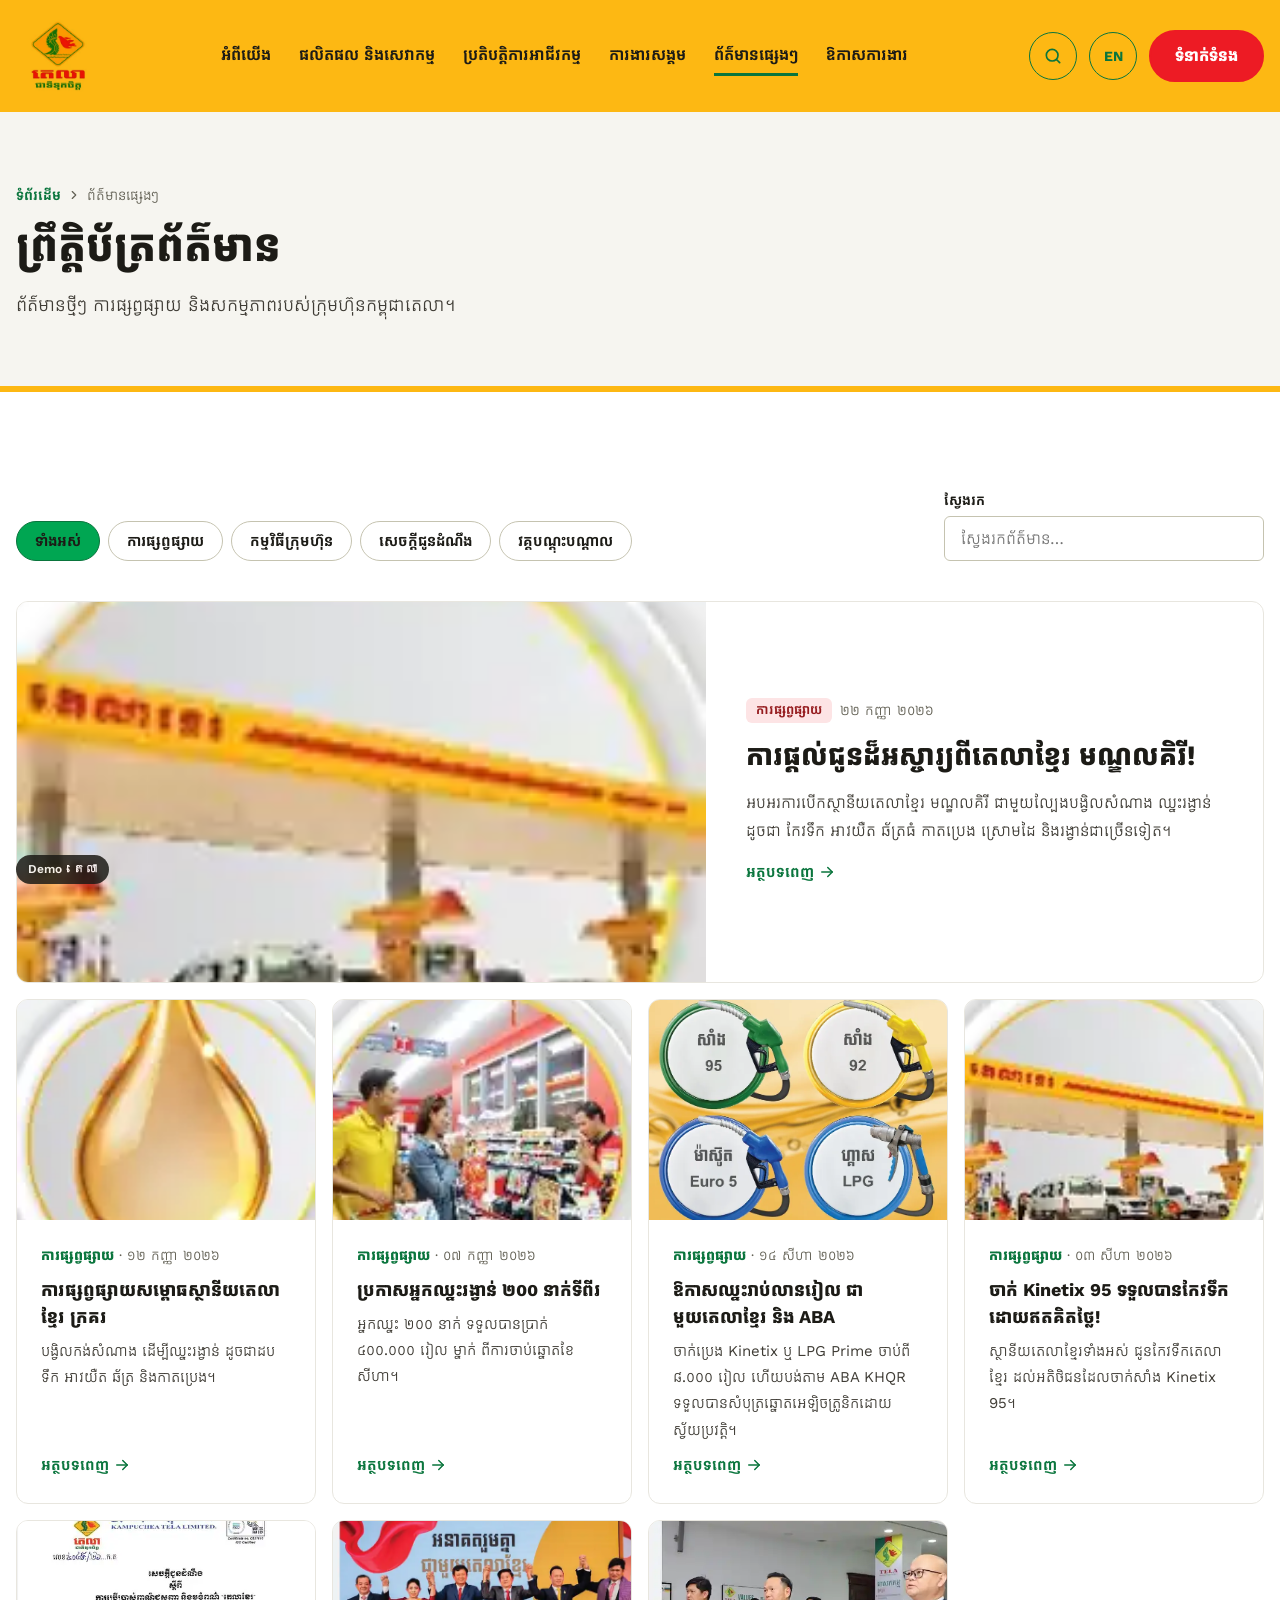
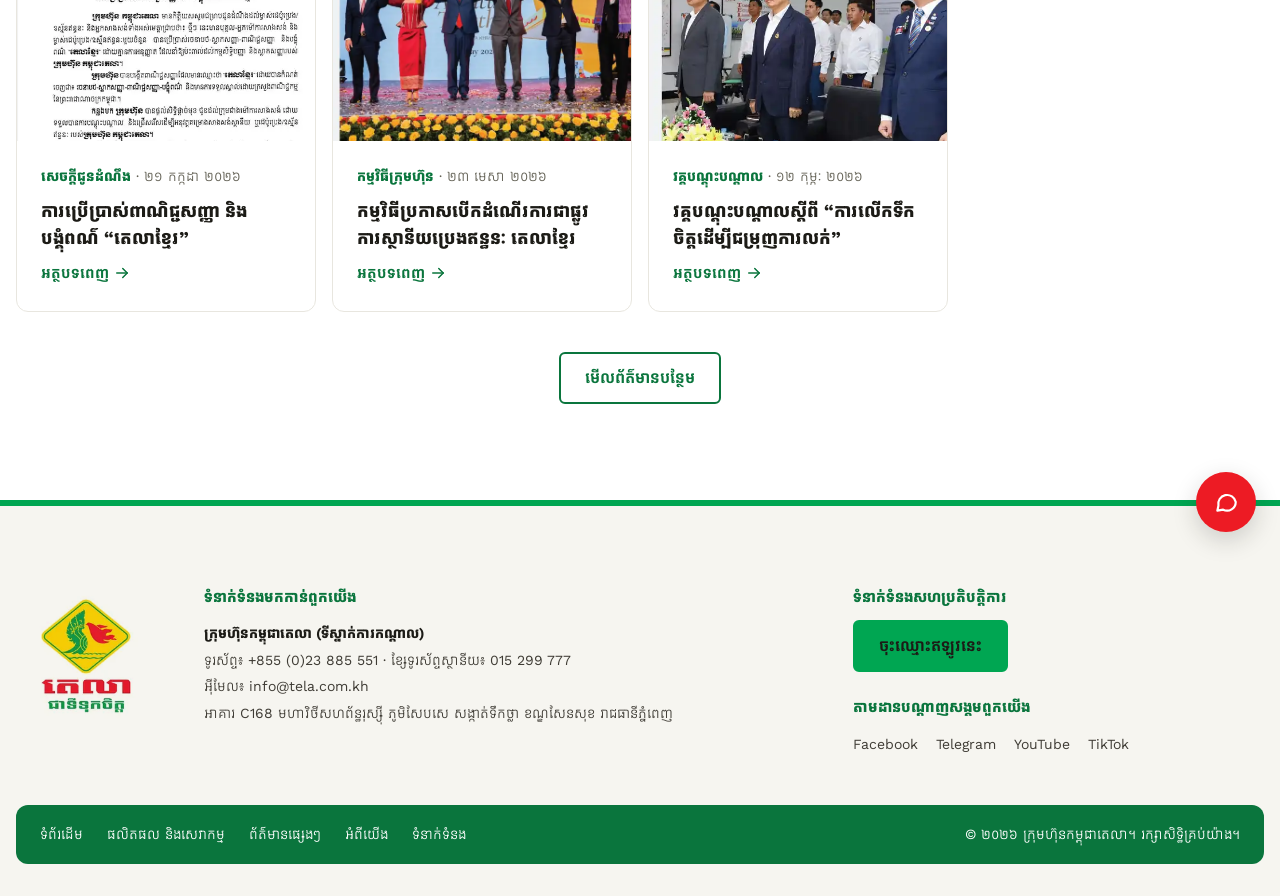
<file: news.html>
<!doctype html>
<html lang="km">
<head>
<meta charset="utf-8">
<meta name="viewport" content="width=device-width, initial-scale=1">
<meta name="robots" content="noindex, nofollow">
<title>ព័ត៌មាន — តេលា</title>
<link rel="icon" href="img/logo.webp">
<link rel="preconnect" href="https://fonts.googleapis.com">
<link rel="stylesheet" href="https://fonts.googleapis.com/css2?family=Work+Sans:wght@400;600;700;800&amp;family=Kantumruy+Pro:wght@400;600;700&amp;display=swap">
<style>
body{margin:0}
a{color:#0a753d}a:hover{color:#1c1b16}
</style>
<style>html{scroll-behavior:smooth}*{box-sizing:border-box}img{max-width:100%}</style>
<link rel="stylesheet" href="anim.css">
<link rel="stylesheet" href="responsive.css">
</head>
<body>
<div style="font-family:'Work Sans', 'Kantumruy Pro', 'Noto Sans Khmer', sans-serif;color:#3f3c35;background:#ffffff;line-height:1.75;min-width:0">
<header style="background:#fdb813;padding:12px max(16px, calc((100% - 1248px) / 2));display:flex;flex-wrap:wrap;align-items:center;justify-content:space-between;gap:16px 32px;min-height:112px;box-sizing:border-box">
<a href="index.html" aria-label="តេលា ទំព័រដើម" style="display:block"><img src="img/logo.webp" alt="តេលា ជាទីទុកចិត្ត" style="display:block;height:84px;width:auto;mix-blend-mode:multiply"></a>
<nav aria-label="ម៉ឺនុយមេ" style="display:flex;flex-wrap:wrap;gap:8px 28px;justify-content:center;flex:1 1 560px"><a href="about.html" style="display:inline-flex;align-items:center;gap:4px;font-size:16px;font-weight:600;line-height:1.5;color:#1c1b16;text-decoration:none;padding:6px 0;border-bottom:3px solid transparent">អំពីយើង</a><a href="products.html" style="display:inline-flex;align-items:center;gap:4px;font-size:16px;font-weight:600;line-height:1.5;color:#1c1b16;text-decoration:none;padding:6px 0;border-bottom:3px solid transparent">ផលិតផល និងសេវាកម្ម</a><a href="operations.html" style="display:inline-flex;align-items:center;gap:4px;font-size:16px;font-weight:600;line-height:1.5;color:#1c1b16;text-decoration:none;padding:6px 0;border-bottom:3px solid transparent">ប្រតិបត្តិការអាជីវកម្ម</a><a href="csr.html" style="display:inline-flex;align-items:center;gap:4px;font-size:16px;font-weight:600;line-height:1.5;color:#1c1b16;text-decoration:none;padding:6px 0;border-bottom:3px solid transparent">ការងារសង្គម</a><a href="news.html" style="display:inline-flex;align-items:center;gap:4px;font-size:16px;font-weight:600;line-height:1.5;color:#1c1b16;text-decoration:none;padding:6px 0;border-bottom:3px solid #0a753d">ព័ត៌មានផ្សេងៗ</a><a href="careers.html" style="display:inline-flex;align-items:center;gap:4px;font-size:16px;font-weight:600;line-height:1.5;color:#1c1b16;text-decoration:none;padding:6px 0;border-bottom:3px solid transparent">ឱកាសការងារ</a></nav>
<div style="display:flex;align-items:center;gap:12px"><button type="button" aria-label="ស្វែងរក" style="background:transparent;border:1.5px solid #0a753d;color:#0a753d;width:48px;height:48px;border-radius:999px;display:inline-flex;align-items:center;justify-content:center;font-family:inherit;font-size:14px;font-weight:700;cursor:pointer;flex:none"><svg width="20" height="20" viewBox="0 0 24 24" fill="none" stroke="currentColor" stroke-width="2" stroke-linecap="round" stroke-linejoin="round" aria-hidden="true"><circle cx="11" cy="11" r="7"></circle><path d="m20 20-3.5-3.5"></path></svg></button><button type="button" aria-label="English" style="background:transparent;border:1.5px solid #0a753d;color:#0a753d;width:48px;height:48px;border-radius:999px;display:inline-flex;align-items:center;justify-content:center;font-family:inherit;font-size:14px;font-weight:700;cursor:pointer;flex:none">EN</button><a href="contact.html" style="background:#ed1b24;color:#ffffff;border:2px solid #ed1b24;border-radius:999px;display:inline-flex;align-items:center;gap:8px;padding:12px 24px;font-size:16px;font-weight:700;line-height:1.5;text-decoration:none;white-space:nowrap">ទំនាក់ទំនង</a></div>
</header>
<main>
<section style="background:#f6f5f0;border-bottom:6px solid #fdb813;padding:72px max(16px, calc((100% - 1248px) / 2)) 64px"><nav aria-label="ទីតាំងទំព័រ" style="display:flex;align-items:center;gap:6px;font-size:14px;line-height:1.6;color:#626054;margin-bottom:12px"><a href="index.html" style="color:#0a753d;text-decoration:none;font-weight:600">ទំព័រដើម</a><svg width="14" height="14" viewBox="0 0 24 24" fill="none" stroke="currentColor" stroke-width="2" stroke-linecap="round" stroke-linejoin="round" aria-hidden="true"><path d="m9 18 6-6-6-6"></path></svg><span>ព័ត៌មានផ្សេងៗ</span></nav><h1 style="margin:0 0 12px;font-size:clamp(30px, 3.4vw, 46px);font-weight:700;line-height:1.35;color:#1c1b16">ព្រឹត្តិប័ត្រព័ត៌មាន</h1><p style="margin:0;max-width:760px;font-size:18px;line-height:1.8;color:#3f3c35">ព័ត៌មានថ្មីៗ ការផ្សព្វផ្សាយ និងសកម្មភាពរបស់ក្រុមហ៊ុនកម្ពុជាតេលា។</p></section><section style="background:#ffffff;padding:96px max(16px, calc((100% - 1248px) / 2));"><div style="display:flex;flex-wrap:wrap;align-items:flex-end;justify-content:space-between;gap:16px;margin-bottom:40px"><div role="group" aria-label="ប្រភេទព័ត៌មាន" style="display:flex;flex-wrap:wrap;gap:8px"><button type="button" style="padding:8px 18px;border-radius:999px;border:1.5px solid #0a753d;background:#00a652;color:#1c1b16;font-family:inherit;font-size:15px;font-weight:600;line-height:1.5;cursor:pointer">ទាំងអស់</button><button type="button" style="padding:8px 18px;border-radius:999px;border:1.5px solid #c5c3b0;background:#ffffff;color:#1c1b16;font-family:inherit;font-size:15px;font-weight:600;line-height:1.5;cursor:pointer">ការផ្សព្វផ្សាយ</button><button type="button" style="padding:8px 18px;border-radius:999px;border:1.5px solid #c5c3b0;background:#ffffff;color:#1c1b16;font-family:inherit;font-size:15px;font-weight:600;line-height:1.5;cursor:pointer">កម្មវិធីក្រុមហ៊ុន</button><button type="button" style="padding:8px 18px;border-radius:999px;border:1.5px solid #c5c3b0;background:#ffffff;color:#1c1b16;font-family:inherit;font-size:15px;font-weight:600;line-height:1.5;cursor:pointer">សេចក្តីជូនដំណឹង</button><button type="button" style="padding:8px 18px;border-radius:999px;border:1.5px solid #c5c3b0;background:#ffffff;color:#1c1b16;font-family:inherit;font-size:15px;font-weight:600;line-height:1.5;cursor:pointer">វគ្គបណ្តុះបណ្តាល</button></div><div style="display:flex;flex:0 1 320px;flex-direction:column;gap:4px"><label for="q" style="font-size:14px;font-weight:600;color:#1c1b16">ស្វែងរក</label><input id="q" type="search" placeholder="ស្វែងរកព័ត៌មាន…" style="padding:12px 16px;border:1.5px solid #c5c3b0;border-radius:6px;font-family:inherit;font-size:16px;color:#1c1b16"></div></div><article style="display:flex;flex-wrap:wrap;background:#ffffff;border-radius:12px;overflow:hidden;margin-bottom:16px;border:1px solid #e8e6df"><img src="img/cat-station.webp" alt="ស្ថានីយតេលាខ្មែរ" style="flex:1.3 1 460px;min-width:0;height:380px;object-fit:cover"><div style="flex:1 1 380px;padding:40px;display:flex;flex-direction:column;gap:12px;justify-content:center"><div style="display:flex;gap:8px;align-items:center;flex-wrap:wrap"><span style="background:#fde4e5;color:#951b1e;border-radius:6px;padding:2px 10px;font-size:13px;font-weight:600;line-height:1.6">ការផ្សព្វផ្សាយ</span><span style="font-size:14px;color:#626054">២២ កញ្ញា ២០២៦</span></div><h2 style="margin:0;font-size:28px;font-weight:700;line-height:1.5;color:#1c1b16">ការផ្តល់ជូនដ៏អស្ចារ្យពីតេលាខ្មែរ មណ្ឌលគិរី!</h2><p style="margin:0;font-size:16px;line-height:1.8;color:#3f3c35">អបអរការបើកស្ថានីយតេលាខ្មែរ មណ្ឌលគិរី ជាមួយល្បែងបង្វិលសំណាង ឈ្នះរង្វាន់ដូចជា កែវទឹក អាវយឺត ឆ័ត្រធំ កាតប្រេង ស្រោមដៃ និងរង្វាន់ជាច្រើនទៀត។</p><div><a href="#" style="display:inline-flex;align-items:center;gap:4px;font-size:15px;font-weight:600;line-height:1.5;color:#0a753d;text-decoration:none">អត្ថបទពេញ<svg width="18" height="18" viewBox="0 0 24 24" fill="none" stroke="currentColor" stroke-width="2" stroke-linecap="round" stroke-linejoin="round" aria-hidden="true"><path d="M5 12h14"></path><path d="m13 6 6 6-6 6"></path></svg></a></div></div></article><div style="display:grid;grid-template-columns:repeat(auto-fit, minmax(min(300px, 100%), 1fr));gap:16px"><article style="background:#ffffff;border-radius:12px;overflow:hidden;display:flex;flex-direction:column;border:1px solid #e8e6df"><img src="img/cat-drop.webp" alt="" style="width:100%;height:220px;object-fit:cover"><div style="padding:24px;display:flex;flex-direction:column;gap:8px;flex:1"><p style="margin:0;font-size:14px;line-height:1.7;color:#626054"><b style="color:#0a753d">ការផ្សព្វផ្សាយ</b> · ១២ កញ្ញា ២០២៦</p><h3 style="margin:0;font-size:18px;font-weight:700;line-height:1.5;color:#1c1b16">ការផ្សព្វផ្សាយសម្ពោធស្ថានីយតេលាខ្មែរ ក្រគរ</h3><p style="margin:0;font-size:15px;line-height:1.75;color:#3f3c35">បង្វិលកង់សំណាង ដើម្បីឈ្នះរង្វាន់ ដូចជាដបទឹក អាវយឺត ឆ័ត្រ និងកាតប្រេង។</p><div style="margin-top:auto"><a href="#" style="display:inline-flex;align-items:center;gap:4px;font-size:15px;font-weight:600;line-height:1.5;color:#0a753d;text-decoration:none">អត្ថបទពេញ<svg width="18" height="18" viewBox="0 0 24 24" fill="none" stroke="currentColor" stroke-width="2" stroke-linecap="round" stroke-linejoin="round" aria-hidden="true"><path d="M5 12h14"></path><path d="m13 6 6 6-6 6"></path></svg></a></div></div></article><article style="background:#ffffff;border-radius:12px;overflow:hidden;display:flex;flex-direction:column;border:1px solid #e8e6df"><img src="img/cat-mart.webp" alt="" style="width:100%;height:220px;object-fit:cover"><div style="padding:24px;display:flex;flex-direction:column;gap:8px;flex:1"><p style="margin:0;font-size:14px;line-height:1.7;color:#626054"><b style="color:#0a753d">ការផ្សព្វផ្សាយ</b> · ០៧ កញ្ញា ២០២៦</p><h3 style="margin:0;font-size:18px;font-weight:700;line-height:1.5;color:#1c1b16">ប្រកាសអ្នកឈ្នះរង្វាន់ ២០០ នាក់ទីពីរ</h3><p style="margin:0;font-size:15px;line-height:1.75;color:#3f3c35">អ្នកឈ្នះ ២០០ នាក់ ទទួលបានប្រាក់ ៤០០.០០០ រៀល ម្នាក់ ពីការចាប់ឆ្នោតខែសីហា។</p><div style="margin-top:auto"><a href="#" style="display:inline-flex;align-items:center;gap:4px;font-size:15px;font-weight:600;line-height:1.5;color:#0a753d;text-decoration:none">អត្ថបទពេញ<svg width="18" height="18" viewBox="0 0 24 24" fill="none" stroke="currentColor" stroke-width="2" stroke-linecap="round" stroke-linejoin="round" aria-hidden="true"><path d="M5 12h14"></path><path d="m13 6 6 6-6 6"></path></svg></a></div></div></article><article style="background:#ffffff;border-radius:12px;overflow:hidden;display:flex;flex-direction:column;border:1px solid #e8e6df"><img src="img/fuel.webp" alt="" style="width:100%;height:220px;object-fit:cover"><div style="padding:24px;display:flex;flex-direction:column;gap:8px;flex:1"><p style="margin:0;font-size:14px;line-height:1.7;color:#626054"><b style="color:#0a753d">ការផ្សព្វផ្សាយ</b> · ១៤ សីហា ២០២៦</p><h3 style="margin:0;font-size:18px;font-weight:700;line-height:1.5;color:#1c1b16">ឱកាសឈ្នះរាប់លានរៀល ជាមួយតេលាខ្មែរ និង ABA</h3><p style="margin:0;font-size:15px;line-height:1.75;color:#3f3c35">ចាក់ប្រេង Kinetix ឬ LPG Prime ចាប់ពី ៨.០០០ រៀល ហើយបង់តាម ABA KHQR ទទួលបានសំបុត្រឆ្នោតអេឡិចត្រូនិកដោយស្វ័យប្រវត្តិ។</p><div style="margin-top:auto"><a href="#" style="display:inline-flex;align-items:center;gap:4px;font-size:15px;font-weight:600;line-height:1.5;color:#0a753d;text-decoration:none">អត្ថបទពេញ<svg width="18" height="18" viewBox="0 0 24 24" fill="none" stroke="currentColor" stroke-width="2" stroke-linecap="round" stroke-linejoin="round" aria-hidden="true"><path d="M5 12h14"></path><path d="m13 6 6 6-6 6"></path></svg></a></div></div></article><article style="background:#ffffff;border-radius:12px;overflow:hidden;display:flex;flex-direction:column;border:1px solid #e8e6df"><img src="img/cat-station.webp" alt="" style="width:100%;height:220px;object-fit:cover"><div style="padding:24px;display:flex;flex-direction:column;gap:8px;flex:1"><p style="margin:0;font-size:14px;line-height:1.7;color:#626054"><b style="color:#0a753d">ការផ្សព្វផ្សាយ</b> · ០៣ សីហា ២០២៦</p><h3 style="margin:0;font-size:18px;font-weight:700;line-height:1.5;color:#1c1b16">ចាក់ Kinetix 95 ទទួលបានកែវទឹកដោយឥតគិតថ្លៃ!</h3><p style="margin:0;font-size:15px;line-height:1.75;color:#3f3c35">ស្ថានីយតេលាខ្មែរទាំងអស់ ជូនកែវទឹកតេលាខ្មែរ ដល់អតិថិជនដែលចាក់សាំង Kinetix 95។</p><div style="margin-top:auto"><a href="#" style="display:inline-flex;align-items:center;gap:4px;font-size:15px;font-weight:600;line-height:1.5;color:#0a753d;text-decoration:none">អត្ថបទពេញ<svg width="18" height="18" viewBox="0 0 24 24" fill="none" stroke="currentColor" stroke-width="2" stroke-linecap="round" stroke-linejoin="round" aria-hidden="true"><path d="M5 12h14"></path><path d="m13 6 6 6-6 6"></path></svg></a></div></div></article><article style="background:#ffffff;border-radius:12px;overflow:hidden;display:flex;flex-direction:column;border:1px solid #e8e6df"><img src="img/news-notice.webp" alt="" style="width:100%;height:220px;object-fit:cover"><div style="padding:24px;display:flex;flex-direction:column;gap:8px;flex:1"><p style="margin:0;font-size:14px;line-height:1.7;color:#626054"><b style="color:#0a753d">សេចក្តីជូនដំណឹង</b> · ២១ កក្កដា ២០២៦</p><h3 style="margin:0;font-size:18px;font-weight:700;line-height:1.5;color:#1c1b16">ការប្រើប្រាស់ពាណិជ្ជសញ្ញា និងបង្គុំពណ៌ “តេលាខ្មែរ”</h3><div style="margin-top:auto"><a href="#" style="display:inline-flex;align-items:center;gap:4px;font-size:15px;font-weight:600;line-height:1.5;color:#0a753d;text-decoration:none">អត្ថបទពេញ<svg width="18" height="18" viewBox="0 0 24 24" fill="none" stroke="currentColor" stroke-width="2" stroke-linecap="round" stroke-linejoin="round" aria-hidden="true"><path d="M5 12h14"></path><path d="m13 6 6 6-6 6"></path></svg></a></div></div></article><article style="background:#ffffff;border-radius:12px;overflow:hidden;display:flex;flex-direction:column;border:1px solid #e8e6df"><img src="img/news-launch.webp" alt="" style="width:100%;height:220px;object-fit:cover"><div style="padding:24px;display:flex;flex-direction:column;gap:8px;flex:1"><p style="margin:0;font-size:14px;line-height:1.7;color:#626054"><b style="color:#0a753d">កម្មវិធីក្រុមហ៊ុន</b> · ២៣ មេសា ២០២៦</p><h3 style="margin:0;font-size:18px;font-weight:700;line-height:1.5;color:#1c1b16">កម្មវិធីប្រកាសបើកដំណើរការជាផ្លូវការស្ថានីយប្រេងឥន្ធនៈ តេលាខ្មែរ</h3><div style="margin-top:auto"><a href="#" style="display:inline-flex;align-items:center;gap:4px;font-size:15px;font-weight:600;line-height:1.5;color:#0a753d;text-decoration:none">អត្ថបទពេញ<svg width="18" height="18" viewBox="0 0 24 24" fill="none" stroke="currentColor" stroke-width="2" stroke-linecap="round" stroke-linejoin="round" aria-hidden="true"><path d="M5 12h14"></path><path d="m13 6 6 6-6 6"></path></svg></a></div></div></article><article style="background:#ffffff;border-radius:12px;overflow:hidden;display:flex;flex-direction:column;border:1px solid #e8e6df"><img src="img/news-training.webp" alt="" style="width:100%;height:220px;object-fit:cover"><div style="padding:24px;display:flex;flex-direction:column;gap:8px;flex:1"><p style="margin:0;font-size:14px;line-height:1.7;color:#626054"><b style="color:#0a753d">វគ្គបណ្តុះបណ្តាល</b> · ១២ កុម្ភៈ ២០២៦</p><h3 style="margin:0;font-size:18px;font-weight:700;line-height:1.5;color:#1c1b16">វគ្គបណ្តុះបណ្តាលស្តីពី “ការលើកទឹកចិត្តដើម្បីជម្រុញការលក់”</h3><div style="margin-top:auto"><a href="#" style="display:inline-flex;align-items:center;gap:4px;font-size:15px;font-weight:600;line-height:1.5;color:#0a753d;text-decoration:none">អត្ថបទពេញ<svg width="18" height="18" viewBox="0 0 24 24" fill="none" stroke="currentColor" stroke-width="2" stroke-linecap="round" stroke-linejoin="round" aria-hidden="true"><path d="M5 12h14"></path><path d="m13 6 6 6-6 6"></path></svg></a></div></div></article></div><div style="display:flex;justify-content:center;margin-top:40px"><a href="#" style="background:transparent;color:#0a753d;border:2px solid #0a753d;border-radius:6px;display:inline-flex;align-items:center;gap:8px;padding:12px 24px;font-size:16px;font-weight:600;line-height:1.5;text-decoration:none;white-space:nowrap">មើលព័ត៌មានបន្ថែម</a></div></section>
</main>
<footer style="position:relative;background:#f6f5f0;border-top:6px solid #00a652;padding:80px max(16px, calc((100% - 1248px) / 2)) 32px">
<div style="display:flex;flex-wrap:wrap;gap:48px">
<img src="img/logo.webp" alt="តេលា ជាទីទុកចិត្ត" style="width:140px;height:140px;object-fit:contain;mix-blend-mode:multiply;flex:none">
<div style="flex:1.6 1 360px"><h2 style="margin:0 0 12px;font-size:15px;font-weight:700;line-height:1.5;color:#0a753d">ទំនាក់ទំនងមកកាន់ពួកយើង</h2>
<p style="margin:0;font-size:14px;font-weight:700;line-height:1.9;color:#1c1b16">ក្រុមហ៊ុនកម្ពុជាតេលា (ទីស្នាក់ការកណ្តាល)</p>
<p style="margin:0;font-size:14px;line-height:1.9;color:#3f3c35">ទូរស័ព្ទ៖ +855 (0)23 885 551 · ខ្សែទូរស័ព្ទស្ថានីយ៖ 015 299 777</p>
<p style="margin:0;font-size:14px;line-height:1.9;color:#3f3c35">អ៊ីមែល៖ info@tela.com.kh</p>
<p style="margin:0;font-size:14px;line-height:1.9;color:#3f3c35">អាគារ C168 មហាវិថីសហព័ន្ធរុស្ស៊ី ភូមិសែបសេ សង្កាត់ទឹកថ្លា ខណ្ឌសែនសុខ រាជធានីភ្នំពេញ</p></div>
<div style="flex:1 1 260px;display:flex;flex-direction:column;align-items:flex-start;gap:12px"><h2 style="margin:0;font-size:15px;font-weight:700;line-height:1.5;color:#0a753d">ទំនាក់ទំនងសហប្រតិបត្តិការ</h2><a href="contact.html" style="background:#00a652;color:#1c1b16;border:2px solid #00a652;border-radius:6px;display:inline-flex;align-items:center;gap:8px;padding:12px 24px;font-size:16px;font-weight:600;line-height:1.5;text-decoration:none;white-space:nowrap">ចុះឈ្មោះឥឡូវនេះ</a>
<h2 style="margin:12px 0 0;font-size:15px;font-weight:700;line-height:1.5;color:#0a753d">តាមដានបណ្តាញសង្គមពួកយើង</h2><div style="display:flex;flex-wrap:wrap;gap:4px 18px"><a href="#" style="font-size:14px;line-height:1.9;color:#3f3c35;text-decoration:none">Facebook</a><a href="#" style="font-size:14px;line-height:1.9;color:#3f3c35;text-decoration:none">Telegram</a><a href="#" style="font-size:14px;line-height:1.9;color:#3f3c35;text-decoration:none">YouTube</a><a href="#" style="font-size:14px;line-height:1.9;color:#3f3c35;text-decoration:none">TikTok</a></div></div></div>
<div style="margin-top:48px;background:#0a753d;border-radius:12px;padding:16px 24px;display:flex;flex-wrap:wrap;align-items:center;justify-content:space-between;gap:16px"><nav aria-label="តំណភ្ជាប់" style="display:flex;flex-wrap:wrap;gap:4px 24px"><a href="index.html" style="font-size:14px;line-height:1.9;color:#ffffff;text-decoration:none">ទំព័រដើម</a><a href="products.html" style="font-size:14px;line-height:1.9;color:#ffffff;text-decoration:none">ផលិតផល និងសេវាកម្ម</a><a href="news.html" style="font-size:14px;line-height:1.9;color:#ffffff;text-decoration:none">ព័ត៌មានផ្សេងៗ</a><a href="about.html" style="font-size:14px;line-height:1.9;color:#ffffff;text-decoration:none">អំពីយើង</a><a href="contact.html" style="font-size:14px;line-height:1.9;color:#ffffff;text-decoration:none">ទំនាក់ទំនង</a></nav><p style="margin:0;font-size:14px;line-height:1.9;color:#ffffff">© ២០២៦ ក្រុមហ៊ុនកម្ពុជាតេលា។ រក្សាសិទ្ធិគ្រប់យ៉ាង។</p></div>
<a href="#" aria-label="ជជែកជាមួយយើង" style="position:absolute;right:24px;top:-34px;width:60px;height:60px;border-radius:999px;background:#ed1b24;color:#ffffff;display:flex;align-items:center;justify-content:center;box-shadow:0 8px 24px rgba(28, 27, 22, 0.18)"><svg width="26" height="26" viewBox="0 0 24 24" fill="none" stroke="currentColor" stroke-width="2" stroke-linecap="round" stroke-linejoin="round" aria-hidden="true"><path d="M21 12a8 8 0 0 1-11.6 7.1L4 20l1-4.6A8 8 0 1 1 21 12z"></path></svg></a>
</footer>
</div>
<div style="position:fixed;left:16px;bottom:16px;z-index:50;background:#1c1b16;color:#fff;font:600 12px/1.4 'Work Sans',sans-serif;padding:6px 12px;border-radius:999px;opacity:.85">Demo · តេលា</div>

<script src="anim.js"></script>
<script src="responsive.js"></script>
</body>
</html>
</file>
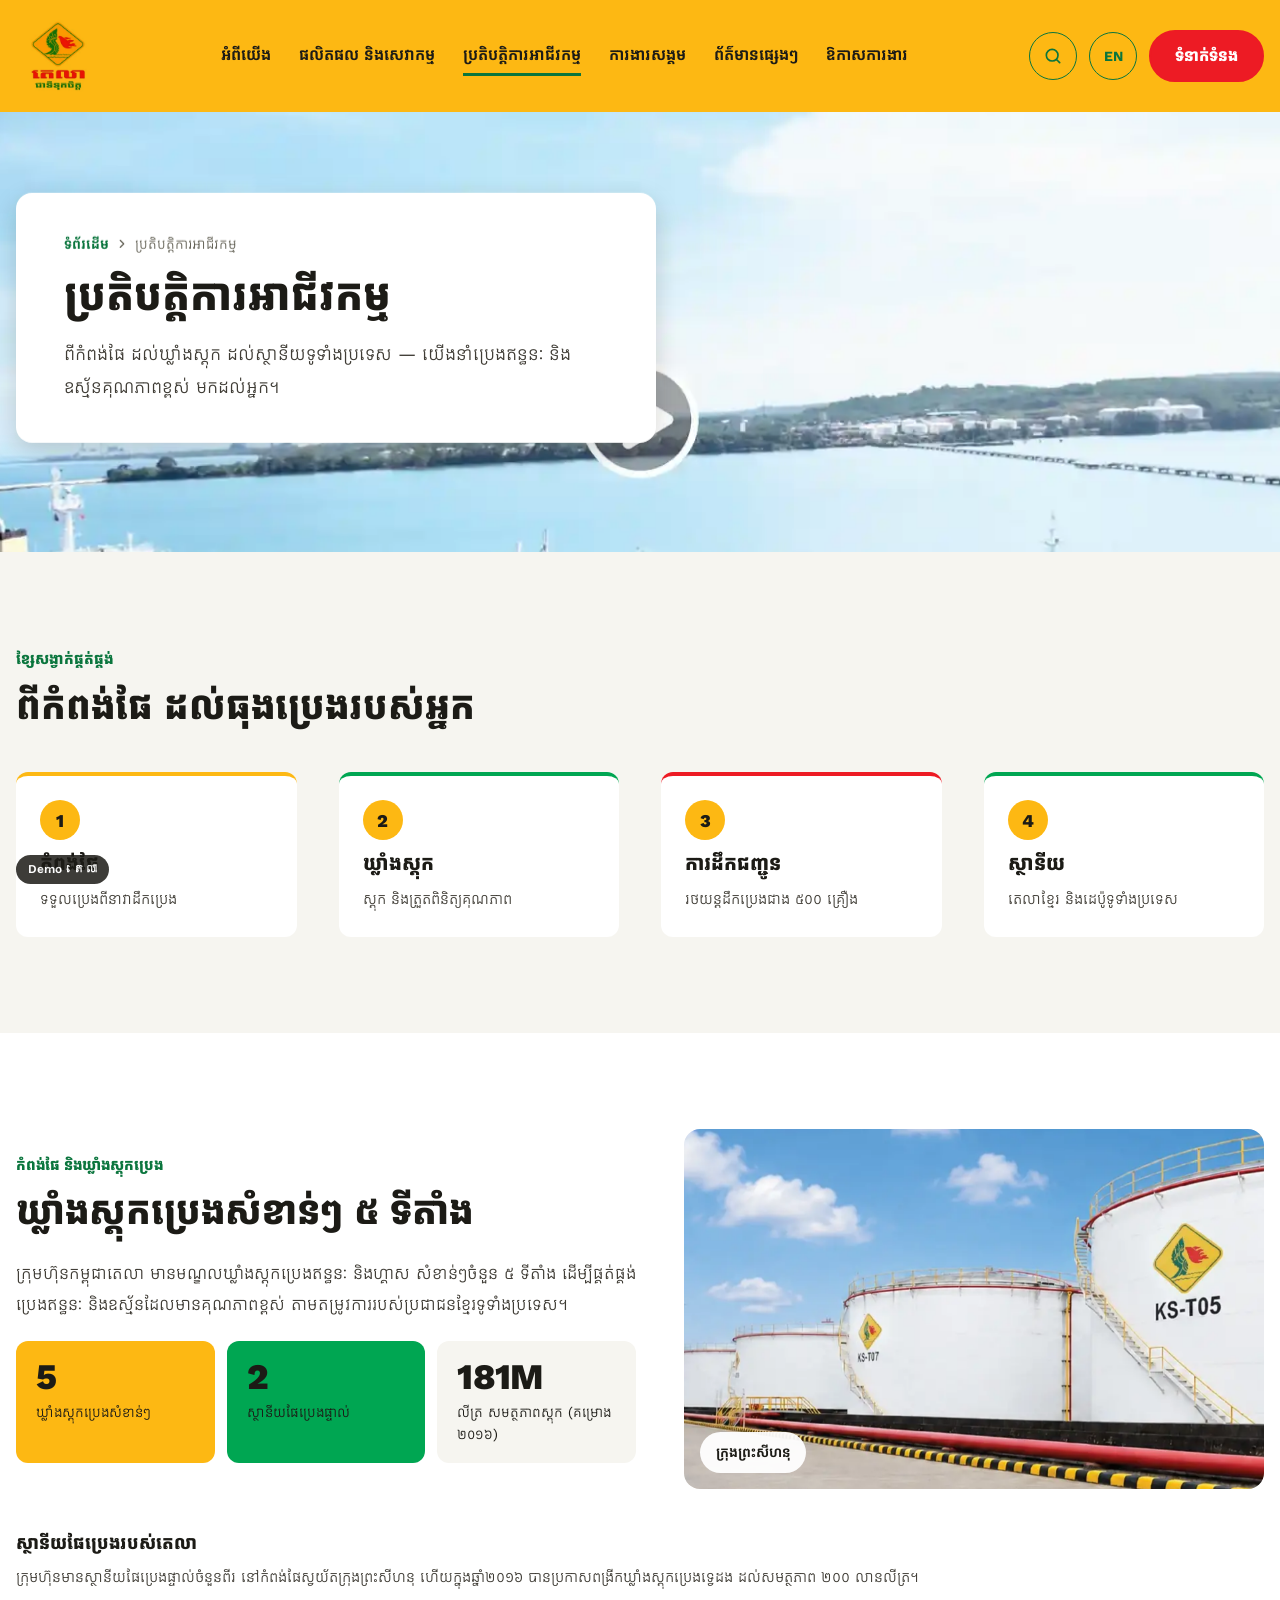
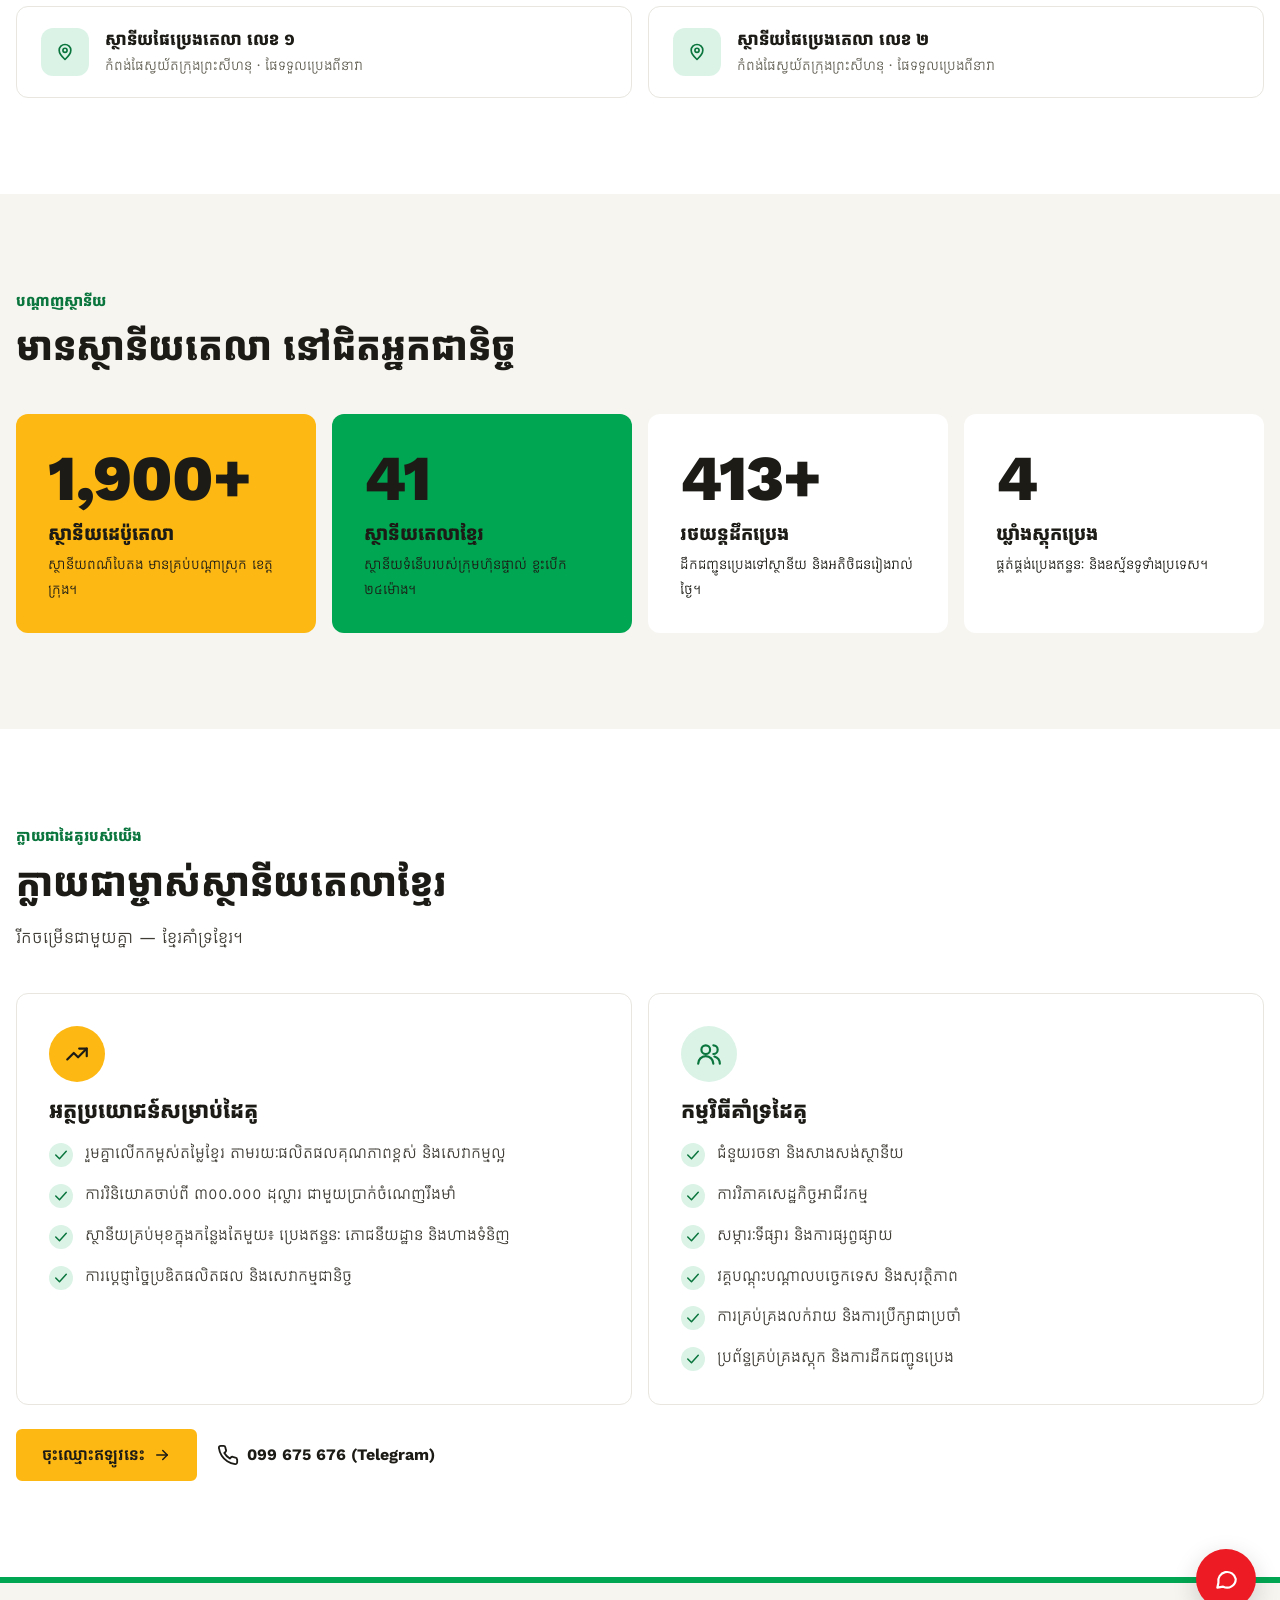
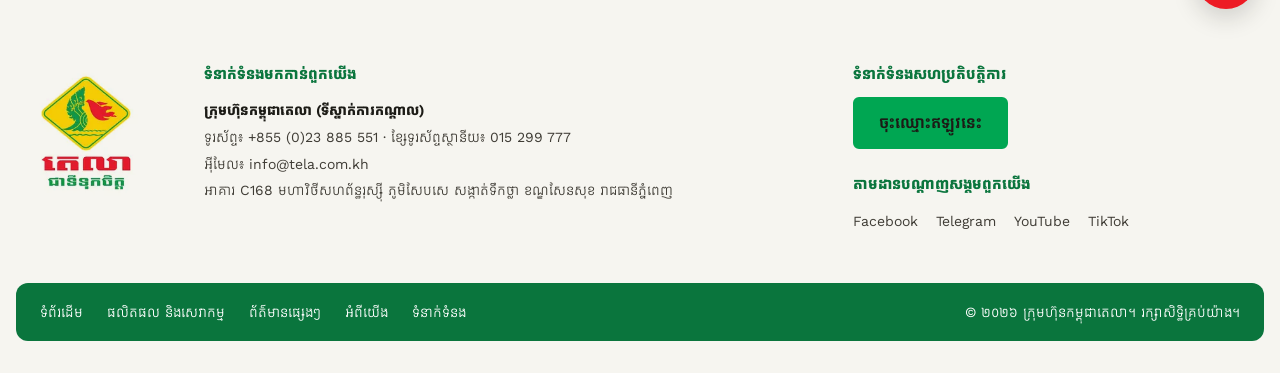
<file: operations.html>
<!doctype html>
<html lang="km">
<head>
<meta charset="utf-8">
<meta name="viewport" content="width=device-width, initial-scale=1">
<meta name="robots" content="noindex, nofollow">
<title>ប្រតិបត្តិការអាជីវកម្ម — តេលា</title>
<link rel="icon" href="img/logo.webp">
<link rel="preconnect" href="https://fonts.googleapis.com">
<link rel="stylesheet" href="https://fonts.googleapis.com/css2?family=Work+Sans:wght@400;600;700;800&amp;family=Kantumruy+Pro:wght@400;600;700&amp;display=swap">
<style>
body{margin:0}
a{color:#0a753d}a:hover{color:#1c1b16}
</style>
<style>html{scroll-behavior:smooth}*{box-sizing:border-box}img{max-width:100%}</style>
<link rel="stylesheet" href="anim.css">
<link rel="stylesheet" href="responsive.css">
</head>
<body>
<div style="font-family:'Work Sans', 'Kantumruy Pro', 'Noto Sans Khmer', sans-serif;color:#3f3c35;background:#ffffff;line-height:1.75;min-width:0">
<header style="background:#fdb813;padding:12px max(16px, calc((100% - 1248px) / 2));display:flex;flex-wrap:wrap;align-items:center;justify-content:space-between;gap:16px 32px;min-height:112px;box-sizing:border-box">
<a href="index.html" aria-label="តេលា ទំព័រដើម" style="display:block"><img src="img/logo.webp" alt="តេលា ជាទីទុកចិត្ត" style="display:block;height:84px;width:auto;mix-blend-mode:multiply"></a>
<nav aria-label="ម៉ឺនុយមេ" style="display:flex;flex-wrap:wrap;gap:8px 28px;justify-content:center;flex:1 1 560px"><a href="about.html" style="display:inline-flex;align-items:center;gap:4px;font-size:16px;font-weight:600;line-height:1.5;color:#1c1b16;text-decoration:none;padding:6px 0;border-bottom:3px solid transparent">អំពីយើង</a><a href="products.html" style="display:inline-flex;align-items:center;gap:4px;font-size:16px;font-weight:600;line-height:1.5;color:#1c1b16;text-decoration:none;padding:6px 0;border-bottom:3px solid transparent">ផលិតផល និងសេវាកម្ម</a><a href="operations.html" style="display:inline-flex;align-items:center;gap:4px;font-size:16px;font-weight:600;line-height:1.5;color:#1c1b16;text-decoration:none;padding:6px 0;border-bottom:3px solid #0a753d">ប្រតិបត្តិការអាជីវកម្ម</a><a href="csr.html" style="display:inline-flex;align-items:center;gap:4px;font-size:16px;font-weight:600;line-height:1.5;color:#1c1b16;text-decoration:none;padding:6px 0;border-bottom:3px solid transparent">ការងារសង្គម</a><a href="news.html" style="display:inline-flex;align-items:center;gap:4px;font-size:16px;font-weight:600;line-height:1.5;color:#1c1b16;text-decoration:none;padding:6px 0;border-bottom:3px solid transparent">ព័ត៌មានផ្សេងៗ</a><a href="careers.html" style="display:inline-flex;align-items:center;gap:4px;font-size:16px;font-weight:600;line-height:1.5;color:#1c1b16;text-decoration:none;padding:6px 0;border-bottom:3px solid transparent">ឱកាសការងារ</a></nav>
<div style="display:flex;align-items:center;gap:12px"><button type="button" aria-label="ស្វែងរក" style="background:transparent;border:1.5px solid #0a753d;color:#0a753d;width:48px;height:48px;border-radius:999px;display:inline-flex;align-items:center;justify-content:center;font-family:inherit;font-size:14px;font-weight:700;cursor:pointer;flex:none"><svg width="20" height="20" viewBox="0 0 24 24" fill="none" stroke="currentColor" stroke-width="2" stroke-linecap="round" stroke-linejoin="round" aria-hidden="true"><circle cx="11" cy="11" r="7"></circle><path d="m20 20-3.5-3.5"></path></svg></button><button type="button" aria-label="English" style="background:transparent;border:1.5px solid #0a753d;color:#0a753d;width:48px;height:48px;border-radius:999px;display:inline-flex;align-items:center;justify-content:center;font-family:inherit;font-size:14px;font-weight:700;cursor:pointer;flex:none">EN</button><a href="contact.html" style="background:#ed1b24;color:#ffffff;border:2px solid #ed1b24;border-radius:999px;display:inline-flex;align-items:center;gap:8px;padding:12px 24px;font-size:16px;font-weight:700;line-height:1.5;text-decoration:none;white-space:nowrap">ទំនាក់ទំនង</a></div>
</header>
<main>
<section style="position:relative;min-height:440px;display:flex;align-items:center;padding:48px max(16px, calc((100% - 1248px) / 2));box-sizing:border-box;overflow:hidden;background:#46535a"><img src="img/port.webp" alt="" style="position:absolute;inset:0;width:100%;height:100%;object-fit:cover"><div style="position:relative;background:#ffffff;border-radius:16px;padding:40px 48px;max-width:640px;box-sizing:border-box;box-shadow:0 8px 24px rgba(28, 27, 22, 0.18)"><nav aria-label="ទីតាំងទំព័រ" style="display:flex;align-items:center;gap:6px;font-size:14px;line-height:1.6;color:#626054;margin-bottom:12px"><a href="index.html" style="color:#0a753d;text-decoration:none;font-weight:600">ទំព័រដើម</a><svg width="14" height="14" viewBox="0 0 24 24" fill="none" stroke="currentColor" stroke-width="2" stroke-linecap="round" stroke-linejoin="round" aria-hidden="true"><path d="m9 18 6-6-6-6"></path></svg><span>ប្រតិបត្តិការអាជីវកម្ម</span></nav><h1 style="margin:0 0 12px;font-size:clamp(30px, 3.4vw, 46px);font-weight:700;line-height:1.35;color:#1c1b16">ប្រតិបត្តិការអាជីវកម្ម</h1><p style="margin:0;font-size:18px;line-height:1.8;color:#3f3c35">ពីកំពង់ផែ ដល់ឃ្លាំងស្តុក ដល់ស្ថានីយទូទាំងប្រទេស — យើងនាំប្រេងឥន្ធនៈ និងឧស្ម័នគុណភាពខ្ពស់ មកដល់អ្នក។</p></div></section><section style="background:#f6f5f0;padding:96px max(16px, calc((100% - 1248px) / 2));"><div style="display:flex;flex-wrap:wrap;align-items:flex-end;justify-content:space-between;gap:24px;margin-bottom:40px"><div style="flex:1 1 520px;max-width:820px"><p style="margin:0 0 8px;font-size:15px;font-weight:700;line-height:1.5;color:#0a753d">ខ្សែសង្វាក់ផ្គត់ផ្គង់</p><h2 style="margin:0;font-size:clamp(28px, 3vw, 40px);font-weight:700;line-height:1.4;color:#1c1b16">ពីកំពង់ផែ ដល់ធុងប្រេងរបស់អ្នក</h2></div></div><div style="display:flex;flex-wrap:wrap;gap:12px;align-items:stretch"><div style="flex:1 1 200px;background:#ffffff;border-radius:12px;padding:24px;display:flex;flex-direction:column;gap:8px;border-top:4px solid #fdb813"><span style="width:40px;height:40px;border-radius:999px;background:#fdb813;color:#1c1b16;display:inline-flex;align-items:center;justify-content:center;font-size:18px;font-weight:800">1</span><h3 style="margin:0;font-size:20px;font-weight:700;line-height:1.5;color:#1c1b16">កំពង់ផែ</h3><p style="margin:0;font-size:15px;line-height:1.75;color:#3f3c35">ទទួលប្រេងពីនាវាដឹកប្រេង</p></div><span aria-hidden="true" style="align-self:center;color:#0a753d;flex:none"><svg width="18" height="18" viewBox="0 0 24 24" fill="none" stroke="currentColor" stroke-width="2" stroke-linecap="round" stroke-linejoin="round" aria-hidden="true"><path d="M5 12h14"></path><path d="m13 6 6 6-6 6"></path></svg></span><div style="flex:1 1 200px;background:#ffffff;border-radius:12px;padding:24px;display:flex;flex-direction:column;gap:8px;border-top:4px solid #00a652"><span style="width:40px;height:40px;border-radius:999px;background:#fdb813;color:#1c1b16;display:inline-flex;align-items:center;justify-content:center;font-size:18px;font-weight:800">2</span><h3 style="margin:0;font-size:20px;font-weight:700;line-height:1.5;color:#1c1b16">ឃ្លាំងស្តុក</h3><p style="margin:0;font-size:15px;line-height:1.75;color:#3f3c35">ស្តុក និងត្រួតពិនិត្យគុណភាព</p></div><span aria-hidden="true" style="align-self:center;color:#0a753d;flex:none"><svg width="18" height="18" viewBox="0 0 24 24" fill="none" stroke="currentColor" stroke-width="2" stroke-linecap="round" stroke-linejoin="round" aria-hidden="true"><path d="M5 12h14"></path><path d="m13 6 6 6-6 6"></path></svg></span><div style="flex:1 1 200px;background:#ffffff;border-radius:12px;padding:24px;display:flex;flex-direction:column;gap:8px;border-top:4px solid #ed1b24"><span style="width:40px;height:40px;border-radius:999px;background:#fdb813;color:#1c1b16;display:inline-flex;align-items:center;justify-content:center;font-size:18px;font-weight:800">3</span><h3 style="margin:0;font-size:20px;font-weight:700;line-height:1.5;color:#1c1b16">ការដឹកជញ្ជូន</h3><p style="margin:0;font-size:15px;line-height:1.75;color:#3f3c35">រថយន្តដឹកប្រេងជាង ៥០០ គ្រឿង</p></div><span aria-hidden="true" style="align-self:center;color:#0a753d;flex:none"><svg width="18" height="18" viewBox="0 0 24 24" fill="none" stroke="currentColor" stroke-width="2" stroke-linecap="round" stroke-linejoin="round" aria-hidden="true"><path d="M5 12h14"></path><path d="m13 6 6 6-6 6"></path></svg></span><div style="flex:1 1 200px;background:#ffffff;border-radius:12px;padding:24px;display:flex;flex-direction:column;gap:8px;border-top:4px solid #00a652"><span style="width:40px;height:40px;border-radius:999px;background:#fdb813;color:#1c1b16;display:inline-flex;align-items:center;justify-content:center;font-size:18px;font-weight:800">4</span><h3 style="margin:0;font-size:20px;font-weight:700;line-height:1.5;color:#1c1b16">ស្ថានីយ</h3><p style="margin:0;font-size:15px;line-height:1.75;color:#3f3c35">តេលាខ្មែរ និងដេប៉ូទូទាំងប្រទេស</p></div></div></section><section style="background:#ffffff;padding:96px max(16px, calc((100% - 1248px) / 2))">
<div style="display:flex;flex-wrap:wrap;gap:48px;align-items:stretch">
<div style="flex:1 1 480px;min-width:0;display:flex;flex-direction:column;gap:20px;justify-content:center">
<div><p style="margin:0 0 8px;font-size:15px;font-weight:700;line-height:1.5;color:#0a753d">កំពង់ផែ និងឃ្លាំងស្តុកប្រេង</p><h2 style="margin:0;font-size:clamp(28px, 3vw, 40px);font-weight:700;line-height:1.4;color:#1c1b16">ឃ្លាំងស្តុកប្រេងសំខាន់ៗ ៥ ទីតាំង</h2></div>
<p style="margin:0;font-size:17px;line-height:1.85;color:#3f3c35">ក្រុមហ៊ុនកម្ពុជាតេលា មានមណ្ឌលឃ្លាំងស្តុកប្រេងឥន្ធនៈ និងហ្គាស សំខាន់ៗចំនួន ៥ ទីតាំង ដើម្បីផ្គត់ផ្គង់ប្រេងឥន្ធនៈ និងឧស្ម័នដែលមានគុណភាពខ្ពស់ តាមតម្រូវការរបស់ប្រជាជនខ្មែរទូទាំងប្រទេស។</p>
<div style="display:flex;flex-wrap:wrap;gap:12px"><div style="flex:1 1 150px;background:#fdb813;border-radius:12px;padding:18px 20px"><p style="margin:0 0 6px;font-size:36px;font-weight:800;line-height:1;letter-spacing:-0.02em;color:#1c1b16">5</p><p style="margin:0;font-size:14px;line-height:1.6;color:#1c1b16">ឃ្លាំងស្តុកប្រេងសំខាន់ៗ</p></div><div style="flex:1 1 150px;background:#00a652;border-radius:12px;padding:18px 20px"><p style="margin:0 0 6px;font-size:36px;font-weight:800;line-height:1;letter-spacing:-0.02em;color:#1c1b16">2</p><p style="margin:0;font-size:14px;line-height:1.6;color:#1c1b16">ស្ថានីយផែប្រេងផ្ទាល់</p></div><div style="flex:1 1 150px;background:#f6f5f0;border-radius:12px;padding:18px 20px"><p style="margin:0 0 6px;font-size:36px;font-weight:800;line-height:1;letter-spacing:-0.02em;color:#1c1b16">200M</p><p style="margin:0;font-size:14px;line-height:1.6;color:#1c1b16">លីត្រ សមត្ថភាពស្តុក (គម្រោង ២០១៦)</p></div></div>
</div>
<div style="flex:1 1 440px;min-width:0;min-height:360px;border-radius:16px;overflow:hidden;position:relative">
<img src="img/tanks.webp" alt="ធុងស្តុកប្រេងរបស់ក្រុមហ៊ុនកម្ពុជាតេលា" style="position:absolute;inset:0;width:100%;height:100%;object-fit:cover;display:block">
<div style="position:absolute;left:16px;bottom:16px;background:rgba(255,255,255,0.94);border-radius:999px;padding:8px 16px;font-size:14px;font-weight:600;color:#1c1b16">ក្រុងព្រះសីហនុ</div>
</div>
</div>
<div style="margin-top:40px">
<p style="margin:0 0 16px;font-size:18px;font-weight:700;line-height:1.5;color:#1c1b16">ស្ថានីយផែប្រេងរបស់តេលា</p>
<p style="margin:-8px 0 16px;font-size:15px;line-height:1.75;color:#3f3c35">ក្រុមហ៊ុនមានស្ថានីយផែប្រេងផ្ទាល់ចំនួនពីរ នៅកំពង់ផែស្វយ័តក្រុងព្រះសីហនុ ហើយក្នុងឆ្នាំ២០១៦ បានប្រកាសពង្រីកឃ្លាំងស្តុកប្រេងទ្វេដង ដល់សមត្ថភាព ២០០ លានលីត្រ។</p>
<div style="display:flex;flex-wrap:wrap;gap:16px"><div style="flex:1 1 320px;display:flex;gap:16px;align-items:center;background:#ffffff;border:1px solid #e8e6df;border-radius:12px;padding:20px 24px"><span style="flex:none;width:48px;height:48px;border-radius:12px;background:#dbf3e7;color:#0a753d;display:inline-flex;align-items:center;justify-content:center"><svg width="20" height="20" viewBox="0 0 24 24" fill="none" stroke="currentColor" stroke-width="2" stroke-linecap="round" stroke-linejoin="round" aria-hidden="true"><path d="M12 21s-7-6.2-7-11a7 7 0 0 1 14 0c0 4.8-7 11-7 11z"></path><circle cx="12" cy="10" r="2.5"></circle></svg></span><div style="flex:1;min-width:0"><p style="margin:0;font-size:17px;font-weight:700;line-height:1.5;color:#1c1b16">ស្ថានីយផែប្រេងតេលា លេខ ១</p><p style="margin:2px 0 0;font-size:14px;line-height:1.6;color:#626054">កំពង់ផែស្វយ័តក្រុងព្រះសីហនុ · ផែទទួលប្រេងពីនាវា</p></div></div><div style="flex:1 1 320px;display:flex;gap:16px;align-items:center;background:#ffffff;border:1px solid #e8e6df;border-radius:12px;padding:20px 24px"><span style="flex:none;width:48px;height:48px;border-radius:12px;background:#dbf3e7;color:#0a753d;display:inline-flex;align-items:center;justify-content:center"><svg width="20" height="20" viewBox="0 0 24 24" fill="none" stroke="currentColor" stroke-width="2" stroke-linecap="round" stroke-linejoin="round" aria-hidden="true"><path d="M12 21s-7-6.2-7-11a7 7 0 0 1 14 0c0 4.8-7 11-7 11z"></path><circle cx="12" cy="10" r="2.5"></circle></svg></span><div style="flex:1;min-width:0"><p style="margin:0;font-size:17px;font-weight:700;line-height:1.5;color:#1c1b16">ស្ថានីយផែប្រេងតេលា លេខ ២</p><p style="margin:2px 0 0;font-size:14px;line-height:1.6;color:#626054">កំពង់ផែស្វយ័តក្រុងព្រះសីហនុ · ផែទទួលប្រេងពីនាវា</p></div></div></div>
</div>
</section><section style="background:#f6f5f0;padding:96px max(16px, calc((100% - 1248px) / 2));"><div style="display:flex;flex-wrap:wrap;align-items:flex-end;justify-content:space-between;gap:24px;margin-bottom:40px"><div style="flex:1 1 520px;max-width:820px"><p style="margin:0 0 8px;font-size:15px;font-weight:700;line-height:1.5;color:#0a753d">បណ្តាញស្ថានីយ</p><h2 style="margin:0;font-size:clamp(28px, 3vw, 40px);font-weight:700;line-height:1.4;color:#1c1b16">មានស្ថានីយតេលា នៅជិតអ្នកជានិច្ច</h2></div></div><div style="display:grid;grid-template-columns:repeat(auto-fit, minmax(min(260px, 100%), 1fr));gap:16px"><div style="background:#fdb813;border-radius:12px;padding:32px"><p style="margin:0 0 10px;font-size:64px;font-weight:800;line-height:1;letter-spacing:-0.02em;color:#1c1b16">2,300+</p><h3 style="margin:0;font-size:19px;font-weight:700;line-height:1.5;color:#1c1b16">ស្ថានីយដេប៉ូតេលា</h3><p style="margin:4px 0 0;font-size:14px;line-height:1.75;color:#1c1b16">ស្ថានីយពណ៌បៃតង មានគ្រប់បណ្តាស្រុក ខេត្ត ក្រុង។</p></div><div style="background:#00a652;border-radius:12px;padding:32px"><p style="margin:0 0 10px;font-size:64px;font-weight:800;line-height:1;letter-spacing:-0.02em;color:#1c1b16">50</p><h3 style="margin:0;font-size:19px;font-weight:700;line-height:1.5;color:#1c1b16">ស្ថានីយតេលាខ្មែរ</h3><p style="margin:4px 0 0;font-size:14px;line-height:1.75;color:#1c1b16">ស្ថានីយទំនើបរបស់ក្រុមហ៊ុនផ្ទាល់ ខ្លះបើក ២៤ម៉ោង។</p></div><div style="background:#ffffff;border-radius:12px;padding:32px"><p style="margin:0 0 10px;font-size:64px;font-weight:800;line-height:1;letter-spacing:-0.02em;color:#1c1b16">500+</p><h3 style="margin:0;font-size:19px;font-weight:700;line-height:1.5;color:#1c1b16">រថយន្តដឹកប្រេង</h3><p style="margin:4px 0 0;font-size:14px;line-height:1.75;color:#1c1b16">ដឹកជញ្ជូនប្រេងទៅស្ថានីយ និងអតិថិជនរៀងរាល់ថ្ងៃ។</p></div><div style="background:#ffffff;border-radius:12px;padding:32px"><p style="margin:0 0 10px;font-size:64px;font-weight:800;line-height:1;letter-spacing:-0.02em;color:#1c1b16">5</p><h3 style="margin:0;font-size:19px;font-weight:700;line-height:1.5;color:#1c1b16">ឃ្លាំងស្តុកប្រេង</h3><p style="margin:4px 0 0;font-size:14px;line-height:1.75;color:#1c1b16">ផ្គត់ផ្គង់ប្រេងឥន្ធនៈ និងឧស្ម័នទូទាំងប្រទេស។</p></div></div></section><section style="background:#ffffff;padding:96px max(16px, calc((100% - 1248px) / 2));"><div style="display:flex;flex-wrap:wrap;align-items:flex-end;justify-content:space-between;gap:24px;margin-bottom:40px"><div style="flex:1 1 520px;max-width:820px"><p style="margin:0 0 8px;font-size:15px;font-weight:700;line-height:1.5;color:#0a753d">ក្លាយជាដៃគូរបស់យើង</p><h2 style="margin:0;font-size:clamp(28px, 3vw, 40px);font-weight:700;line-height:1.4;color:#1c1b16">ក្លាយជាម្ចាស់ស្ថានីយតេលាខ្មែរ</h2><p style="margin:12px 0 0;font-size:17px;line-height:1.85;color:#3f3c35">រីកចម្រើនជាមួយគ្នា — ខ្មែរគាំទ្រខ្មែរ។</p></div></div><div style="display:grid;grid-template-columns:repeat(auto-fit, minmax(min(340px, 100%), 1fr));gap:16px"><div style="background:#ffffff;border-radius:12px;padding:32px;box-sizing:border-box;display:flex;flex-direction:column;gap:12px;border:1px solid #e8e6df"><span style="width:56px;height:56px;border-radius:999px;background:#fdb813;color:#1c1b16;display:inline-flex;align-items:center;justify-content:center;flex:none"><svg width="26" height="26" viewBox="0 0 24 24" fill="none" stroke="currentColor" stroke-width="2" stroke-linecap="round" stroke-linejoin="round" aria-hidden="true"><path d="M3 17 9 11l4 4 8-8"></path><path d="M14 7h7v7"></path></svg></span><h3 style="margin:0;font-size:22px;font-weight:700;line-height:1.5;color:#1c1b16">អត្ថប្រយោជន៍សម្រាប់ដៃគូ</h3><ul style="margin:0;padding:0;list-style:none;display:flex;flex-direction:column;gap:12px"><li style="display:flex;gap:12px;align-items:flex-start"><span style="flex:none;margin-top:4px;width:24px;height:24px;border-radius:999px;background:#dbf3e7;color:#0a753d;display:inline-flex;align-items:center;justify-content:center"><svg width="18" height="18" viewBox="0 0 24 24" fill="none" stroke="currentColor" stroke-width="2" stroke-linecap="round" stroke-linejoin="round" aria-hidden="true"><path d="m5 12 5 5 9-10"></path></svg></span><span style="font-size:16px;line-height:1.8;color:#3f3c35">រួមគ្នាលើកកម្ពស់តម្លៃខ្មែរ តាមរយៈផលិតផលគុណភាពខ្ពស់ និងសេវាកម្មល្អ</span></li><li style="display:flex;gap:12px;align-items:flex-start"><span style="flex:none;margin-top:4px;width:24px;height:24px;border-radius:999px;background:#dbf3e7;color:#0a753d;display:inline-flex;align-items:center;justify-content:center"><svg width="18" height="18" viewBox="0 0 24 24" fill="none" stroke="currentColor" stroke-width="2" stroke-linecap="round" stroke-linejoin="round" aria-hidden="true"><path d="m5 12 5 5 9-10"></path></svg></span><span style="font-size:16px;line-height:1.8;color:#3f3c35">ការវិនិយោគចាប់ពី ៣០០.០០០ ដុល្លារ ជាមួយប្រាក់ចំណេញរឹងមាំ</span></li><li style="display:flex;gap:12px;align-items:flex-start"><span style="flex:none;margin-top:4px;width:24px;height:24px;border-radius:999px;background:#dbf3e7;color:#0a753d;display:inline-flex;align-items:center;justify-content:center"><svg width="18" height="18" viewBox="0 0 24 24" fill="none" stroke="currentColor" stroke-width="2" stroke-linecap="round" stroke-linejoin="round" aria-hidden="true"><path d="m5 12 5 5 9-10"></path></svg></span><span style="font-size:16px;line-height:1.8;color:#3f3c35">ស្ថានីយគ្រប់មុខក្នុងកន្លែងតែមួយ៖ ប្រេងឥន្ធនៈ ភោជនីយដ្ឋាន និងហាងទំនិញ</span></li><li style="display:flex;gap:12px;align-items:flex-start"><span style="flex:none;margin-top:4px;width:24px;height:24px;border-radius:999px;background:#dbf3e7;color:#0a753d;display:inline-flex;align-items:center;justify-content:center"><svg width="18" height="18" viewBox="0 0 24 24" fill="none" stroke="currentColor" stroke-width="2" stroke-linecap="round" stroke-linejoin="round" aria-hidden="true"><path d="m5 12 5 5 9-10"></path></svg></span><span style="font-size:16px;line-height:1.8;color:#3f3c35">ការប្តេជ្ញាច្នៃប្រឌិតផលិតផល និងសេវាកម្មជានិច្ច</span></li></ul></div><div style="background:#ffffff;border-radius:12px;padding:32px;box-sizing:border-box;display:flex;flex-direction:column;gap:12px;border:1px solid #e8e6df"><span style="width:56px;height:56px;border-radius:999px;background:#dbf3e7;color:#0a753d;display:inline-flex;align-items:center;justify-content:center;flex:none"><svg width="26" height="26" viewBox="0 0 24 24" fill="none" stroke="currentColor" stroke-width="2" stroke-linecap="round" stroke-linejoin="round" aria-hidden="true"><circle cx="9" cy="8" r="4"></circle><path d="M2 21a7 7 0 0 1 14 0"></path><path d="M16 4a4 4 0 0 1 0 8"></path><path d="M22 21a7 7 0 0 0-5-6.7"></path></svg></span><h3 style="margin:0;font-size:22px;font-weight:700;line-height:1.5;color:#1c1b16">កម្មវិធីគាំទ្រដៃគូ</h3><ul style="margin:0;padding:0;list-style:none;display:flex;flex-direction:column;gap:12px"><li style="display:flex;gap:12px;align-items:flex-start"><span style="flex:none;margin-top:4px;width:24px;height:24px;border-radius:999px;background:#dbf3e7;color:#0a753d;display:inline-flex;align-items:center;justify-content:center"><svg width="18" height="18" viewBox="0 0 24 24" fill="none" stroke="currentColor" stroke-width="2" stroke-linecap="round" stroke-linejoin="round" aria-hidden="true"><path d="m5 12 5 5 9-10"></path></svg></span><span style="font-size:16px;line-height:1.8;color:#3f3c35">ជំនួយរចនា និងសាងសង់ស្ថានីយ</span></li><li style="display:flex;gap:12px;align-items:flex-start"><span style="flex:none;margin-top:4px;width:24px;height:24px;border-radius:999px;background:#dbf3e7;color:#0a753d;display:inline-flex;align-items:center;justify-content:center"><svg width="18" height="18" viewBox="0 0 24 24" fill="none" stroke="currentColor" stroke-width="2" stroke-linecap="round" stroke-linejoin="round" aria-hidden="true"><path d="m5 12 5 5 9-10"></path></svg></span><span style="font-size:16px;line-height:1.8;color:#3f3c35">ការវិភាគសេដ្ឋកិច្ចអាជីវកម្ម</span></li><li style="display:flex;gap:12px;align-items:flex-start"><span style="flex:none;margin-top:4px;width:24px;height:24px;border-radius:999px;background:#dbf3e7;color:#0a753d;display:inline-flex;align-items:center;justify-content:center"><svg width="18" height="18" viewBox="0 0 24 24" fill="none" stroke="currentColor" stroke-width="2" stroke-linecap="round" stroke-linejoin="round" aria-hidden="true"><path d="m5 12 5 5 9-10"></path></svg></span><span style="font-size:16px;line-height:1.8;color:#3f3c35">សម្ភារៈទីផ្សារ និងការផ្សព្វផ្សាយ</span></li><li style="display:flex;gap:12px;align-items:flex-start"><span style="flex:none;margin-top:4px;width:24px;height:24px;border-radius:999px;background:#dbf3e7;color:#0a753d;display:inline-flex;align-items:center;justify-content:center"><svg width="18" height="18" viewBox="0 0 24 24" fill="none" stroke="currentColor" stroke-width="2" stroke-linecap="round" stroke-linejoin="round" aria-hidden="true"><path d="m5 12 5 5 9-10"></path></svg></span><span style="font-size:16px;line-height:1.8;color:#3f3c35">វគ្គបណ្តុះបណ្តាលបច្ចេកទេស និងសុវត្ថិភាព</span></li><li style="display:flex;gap:12px;align-items:flex-start"><span style="flex:none;margin-top:4px;width:24px;height:24px;border-radius:999px;background:#dbf3e7;color:#0a753d;display:inline-flex;align-items:center;justify-content:center"><svg width="18" height="18" viewBox="0 0 24 24" fill="none" stroke="currentColor" stroke-width="2" stroke-linecap="round" stroke-linejoin="round" aria-hidden="true"><path d="m5 12 5 5 9-10"></path></svg></span><span style="font-size:16px;line-height:1.8;color:#3f3c35">ការគ្រប់គ្រងលក់រាយ និងការប្រឹក្សាជាប្រចាំ</span></li><li style="display:flex;gap:12px;align-items:flex-start"><span style="flex:none;margin-top:4px;width:24px;height:24px;border-radius:999px;background:#dbf3e7;color:#0a753d;display:inline-flex;align-items:center;justify-content:center"><svg width="18" height="18" viewBox="0 0 24 24" fill="none" stroke="currentColor" stroke-width="2" stroke-linecap="round" stroke-linejoin="round" aria-hidden="true"><path d="m5 12 5 5 9-10"></path></svg></span><span style="font-size:16px;line-height:1.8;color:#3f3c35">ប្រព័ន្ធគ្រប់គ្រងស្តុក និងការដឹកជញ្ជូនប្រេង</span></li></ul></div></div><div style="margin-top:24px;display:flex;flex-wrap:wrap;align-items:center;gap:20px"><a href="contact.html" style="background:#fdb813;color:#1c1b16;border:2px solid #fdb813;border-radius:6px;display:inline-flex;align-items:center;gap:8px;padding:12px 24px;font-size:16px;font-weight:600;line-height:1.5;text-decoration:none;white-space:nowrap">ចុះឈ្មោះឥឡូវនេះ<svg width="18" height="18" viewBox="0 0 24 24" fill="none" stroke="currentColor" stroke-width="2" stroke-linecap="round" stroke-linejoin="round" aria-hidden="true"><path d="M5 12h14"></path><path d="m13 6 6 6-6 6"></path></svg></a><span style="display:inline-flex;align-items:center;gap:8px;font-size:16px;font-weight:700;color:#1c1b16"><svg width="22" height="22" viewBox="0 0 24 24" fill="none" stroke="currentColor" stroke-width="2" stroke-linecap="round" stroke-linejoin="round" aria-hidden="true"><path d="M22 16.9v3a2 2 0 0 1-2.2 2 19.8 19.8 0 0 1-8.6-3.1 19.5 19.5 0 0 1-6-6A19.8 19.8 0 0 1 2.1 4.2 2 2 0 0 1 4.1 2h3a2 2 0 0 1 2 1.7c.1.9.4 1.8.7 2.7a2 2 0 0 1-.5 2.1L8 9.8a16 16 0 0 0 6 6l1.3-1.3a2 2 0 0 1 2.1-.4c.9.3 1.8.6 2.7.7a2 2 0 0 1 1.7 2z"></path></svg>099 675 676 (Telegram)</span></div></section>
</main>
<footer style="position:relative;background:#f6f5f0;border-top:6px solid #00a652;padding:80px max(16px, calc((100% - 1248px) / 2)) 32px">
<div style="display:flex;flex-wrap:wrap;gap:48px">
<img src="img/logo.webp" alt="តេលា ជាទីទុកចិត្ត" style="width:140px;height:140px;object-fit:contain;mix-blend-mode:multiply;flex:none">
<div style="flex:1.6 1 360px"><h2 style="margin:0 0 12px;font-size:15px;font-weight:700;line-height:1.5;color:#0a753d">ទំនាក់ទំនងមកកាន់ពួកយើង</h2>
<p style="margin:0;font-size:14px;font-weight:700;line-height:1.9;color:#1c1b16">ក្រុមហ៊ុនកម្ពុជាតេលា (ទីស្នាក់ការកណ្តាល)</p>
<p style="margin:0;font-size:14px;line-height:1.9;color:#3f3c35">ទូរស័ព្ទ៖ +855 (0)23 885 551 · ខ្សែទូរស័ព្ទស្ថានីយ៖ 015 299 777</p>
<p style="margin:0;font-size:14px;line-height:1.9;color:#3f3c35">អ៊ីមែល៖ info@tela.com.kh</p>
<p style="margin:0;font-size:14px;line-height:1.9;color:#3f3c35">អាគារ C168 មហាវិថីសហព័ន្ធរុស្ស៊ី ភូមិសែបសេ សង្កាត់ទឹកថ្លា ខណ្ឌសែនសុខ រាជធានីភ្នំពេញ</p></div>
<div style="flex:1 1 260px;display:flex;flex-direction:column;align-items:flex-start;gap:12px"><h2 style="margin:0;font-size:15px;font-weight:700;line-height:1.5;color:#0a753d">ទំនាក់ទំនងសហប្រតិបត្តិការ</h2><a href="contact.html" style="background:#00a652;color:#1c1b16;border:2px solid #00a652;border-radius:6px;display:inline-flex;align-items:center;gap:8px;padding:12px 24px;font-size:16px;font-weight:600;line-height:1.5;text-decoration:none;white-space:nowrap">ចុះឈ្មោះឥឡូវនេះ</a>
<h2 style="margin:12px 0 0;font-size:15px;font-weight:700;line-height:1.5;color:#0a753d">តាមដានបណ្តាញសង្គមពួកយើង</h2><div style="display:flex;flex-wrap:wrap;gap:4px 18px"><a href="#" style="font-size:14px;line-height:1.9;color:#3f3c35;text-decoration:none">Facebook</a><a href="#" style="font-size:14px;line-height:1.9;color:#3f3c35;text-decoration:none">Telegram</a><a href="#" style="font-size:14px;line-height:1.9;color:#3f3c35;text-decoration:none">YouTube</a><a href="#" style="font-size:14px;line-height:1.9;color:#3f3c35;text-decoration:none">TikTok</a></div></div></div>
<div style="margin-top:48px;background:#0a753d;border-radius:12px;padding:16px 24px;display:flex;flex-wrap:wrap;align-items:center;justify-content:space-between;gap:16px"><nav aria-label="តំណភ្ជាប់" style="display:flex;flex-wrap:wrap;gap:4px 24px"><a href="index.html" style="font-size:14px;line-height:1.9;color:#ffffff;text-decoration:none">ទំព័រដើម</a><a href="products.html" style="font-size:14px;line-height:1.9;color:#ffffff;text-decoration:none">ផលិតផល និងសេវាកម្ម</a><a href="news.html" style="font-size:14px;line-height:1.9;color:#ffffff;text-decoration:none">ព័ត៌មានផ្សេងៗ</a><a href="about.html" style="font-size:14px;line-height:1.9;color:#ffffff;text-decoration:none">អំពីយើង</a><a href="contact.html" style="font-size:14px;line-height:1.9;color:#ffffff;text-decoration:none">ទំនាក់ទំនង</a></nav><p style="margin:0;font-size:14px;line-height:1.9;color:#ffffff">© ២០២៦ ក្រុមហ៊ុនកម្ពុជាតេលា។ រក្សាសិទ្ធិគ្រប់យ៉ាង។</p></div>
<a href="#" aria-label="ជជែកជាមួយយើង" style="position:absolute;right:24px;top:-34px;width:60px;height:60px;border-radius:999px;background:#ed1b24;color:#ffffff;display:flex;align-items:center;justify-content:center;box-shadow:0 8px 24px rgba(28, 27, 22, 0.18)"><svg width="26" height="26" viewBox="0 0 24 24" fill="none" stroke="currentColor" stroke-width="2" stroke-linecap="round" stroke-linejoin="round" aria-hidden="true"><path d="M21 12a8 8 0 0 1-11.6 7.1L4 20l1-4.6A8 8 0 1 1 21 12z"></path></svg></a>
</footer>
</div>
<div style="position:fixed;left:16px;bottom:16px;z-index:50;background:#1c1b16;color:#fff;font:600 12px/1.4 'Work Sans',sans-serif;padding:6px 12px;border-radius:999px;opacity:.85">Demo · តេលា</div>

<script src="anim.js"></script>
<script src="responsive.js"></script>
</body>
</html>
</file>
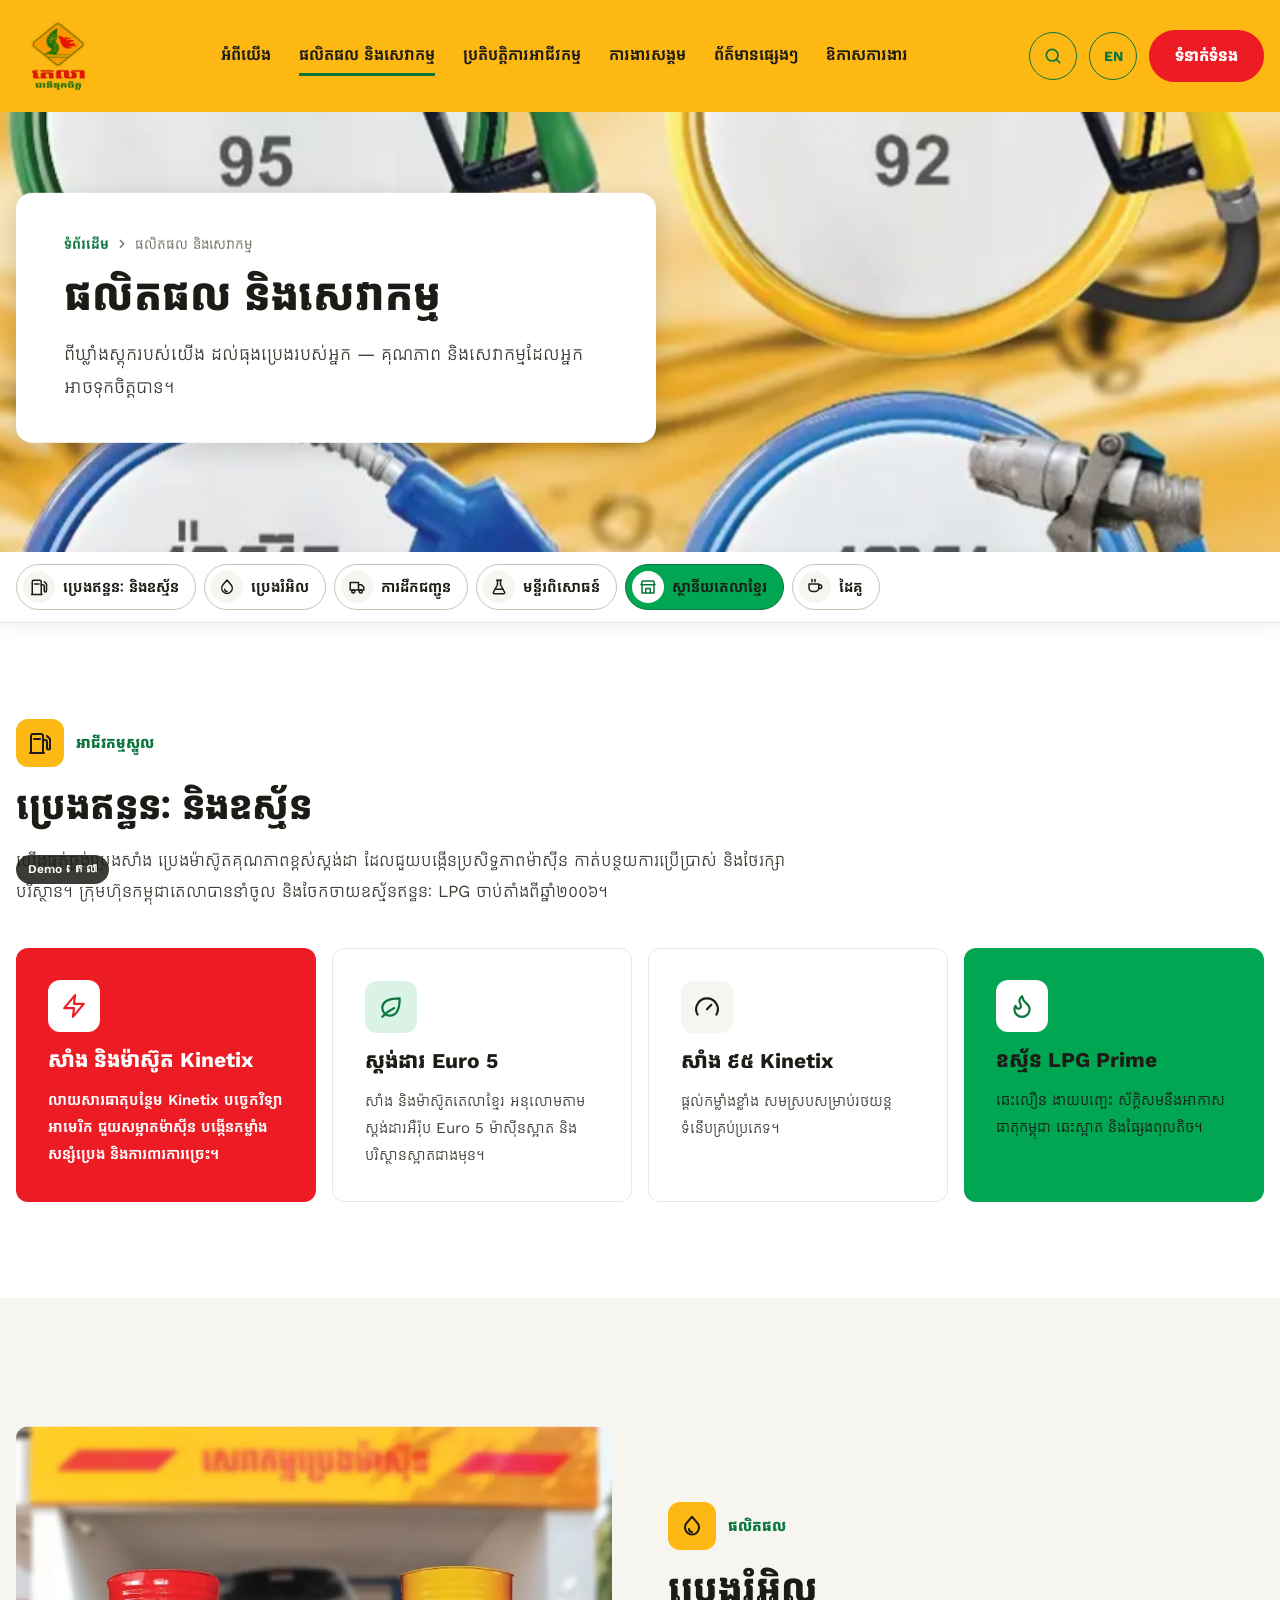
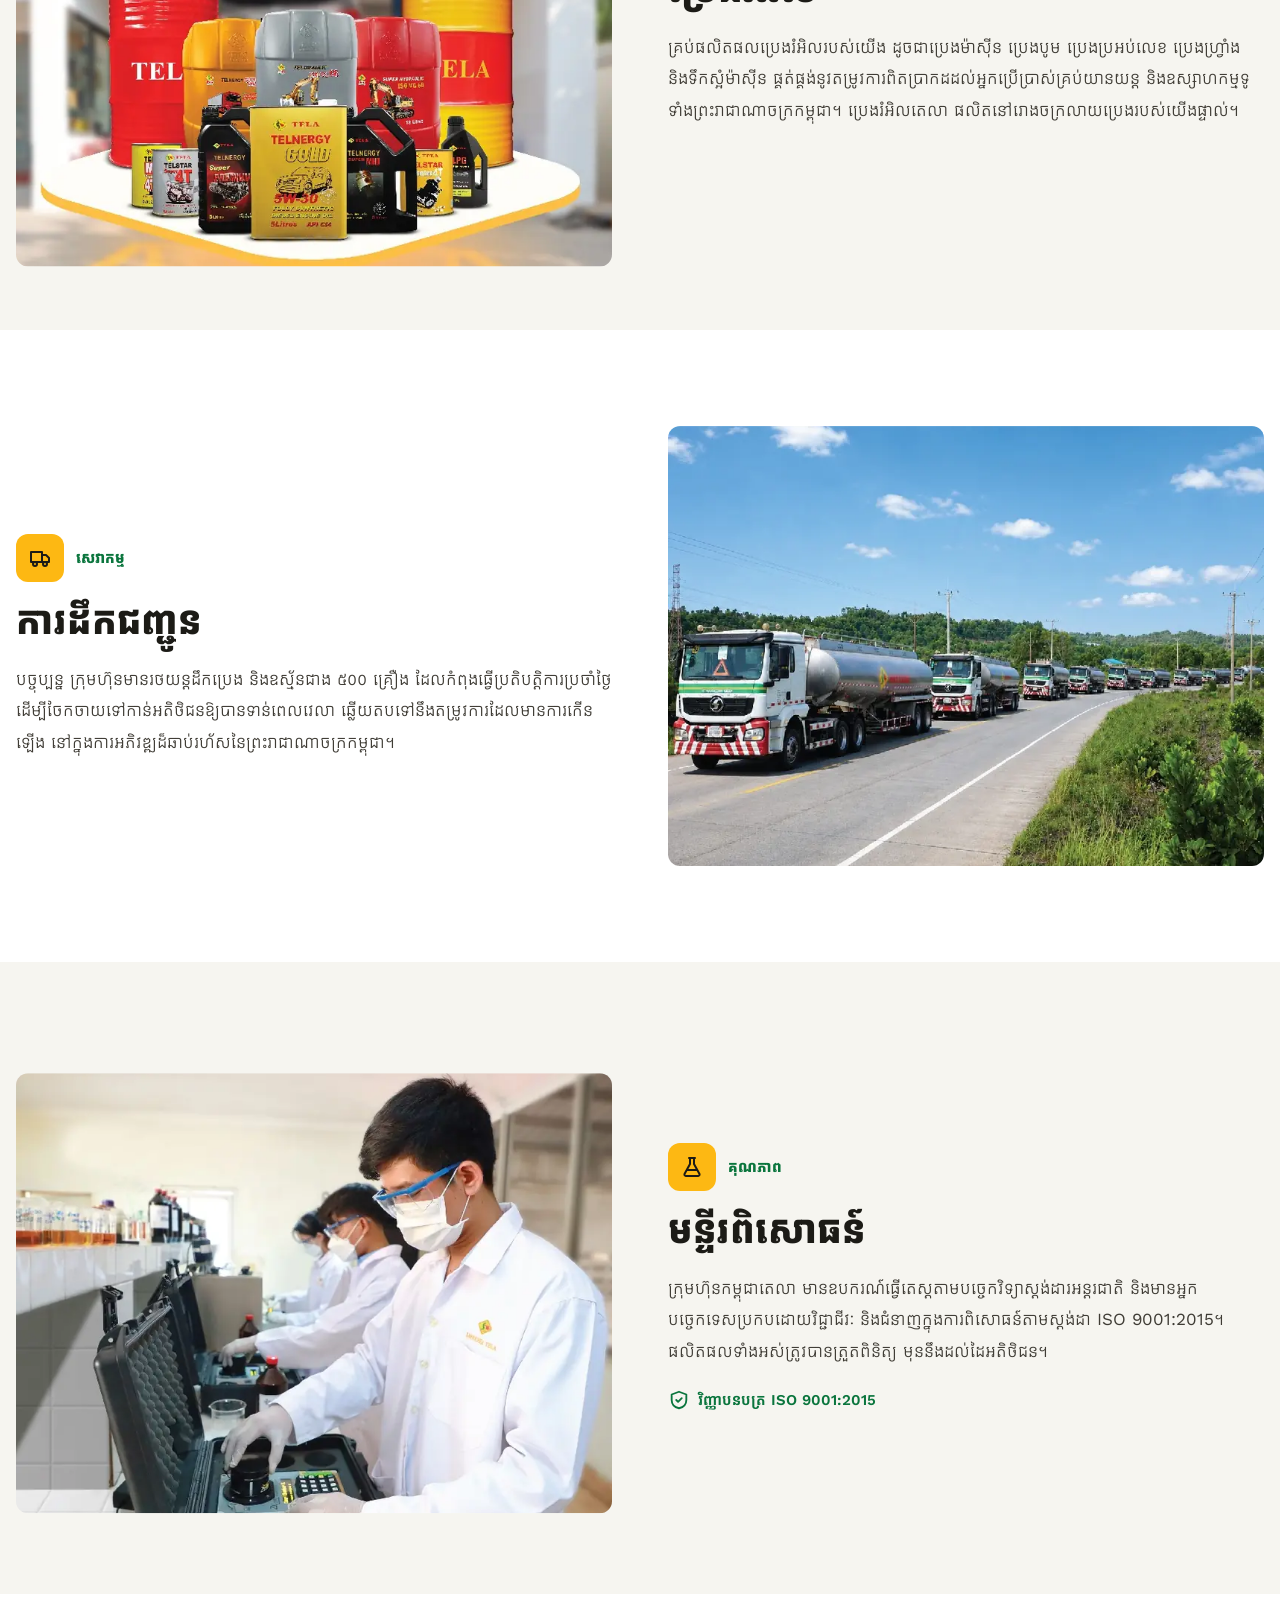
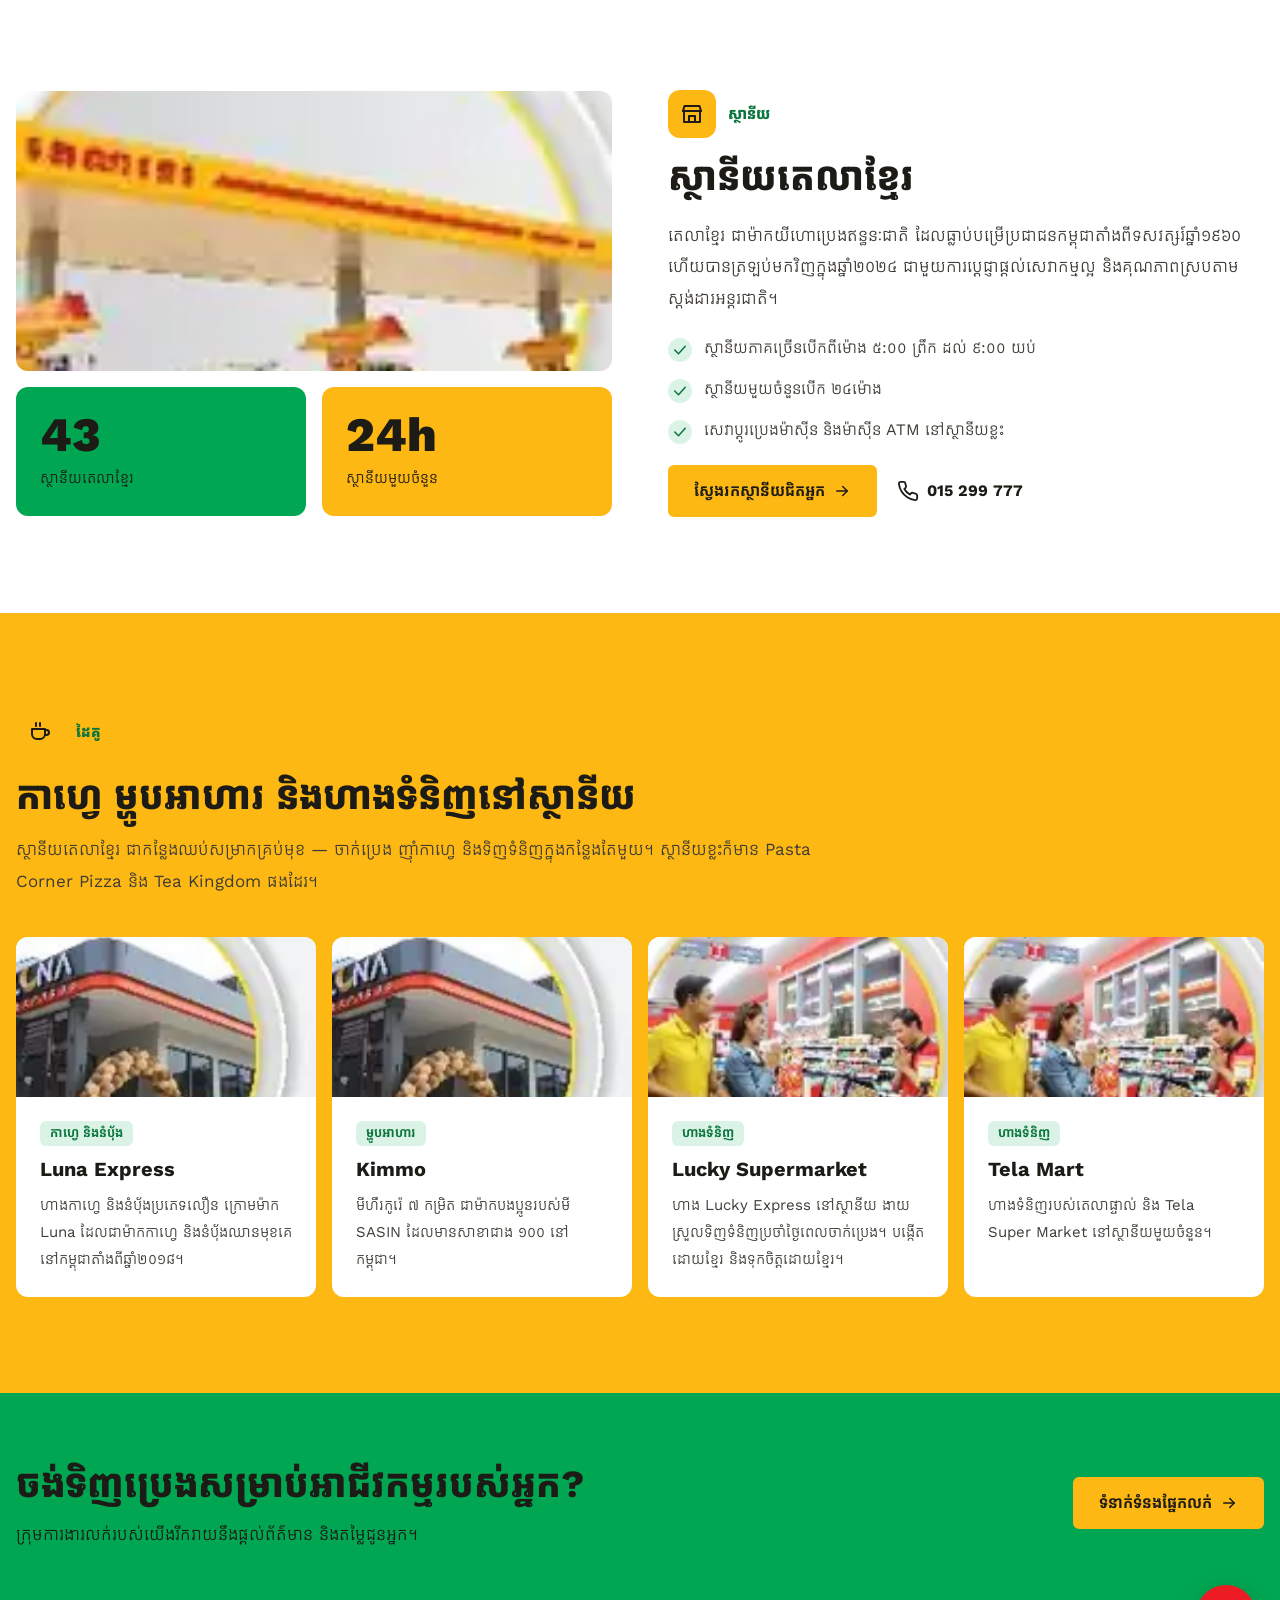
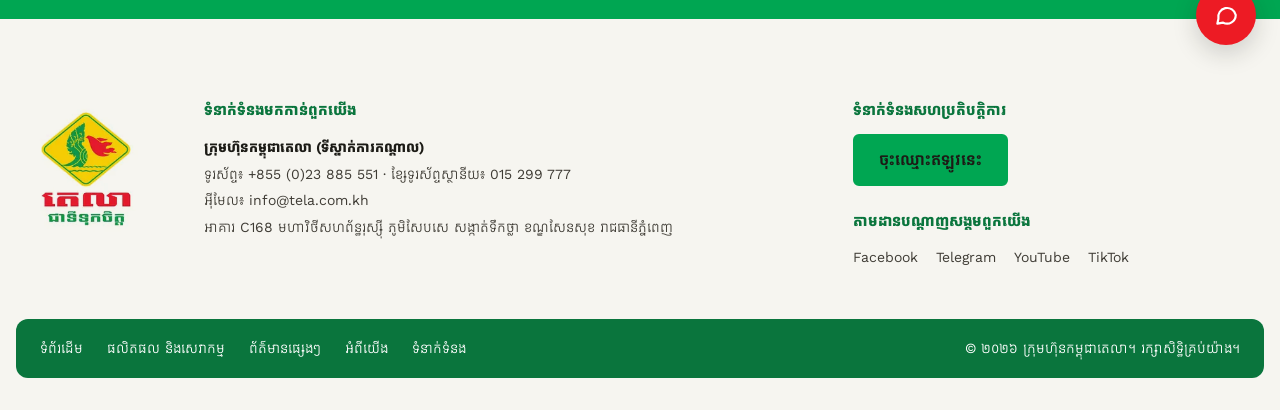
<file: products.html>
<!doctype html>
<html lang="km">
<head>
<meta charset="utf-8">
<meta name="viewport" content="width=device-width, initial-scale=1">
<meta name="robots" content="noindex, nofollow">
<title>ផលិតផល និងសេវាកម្ម — តេលា</title>
<link rel="icon" href="img/logo.webp">
<link rel="preconnect" href="https://fonts.googleapis.com">
<link rel="stylesheet" href="https://fonts.googleapis.com/css2?family=Work+Sans:wght@400;600;700;800&amp;family=Kantumruy+Pro:wght@400;600;700&amp;display=swap">
<style>
body{margin:0}
a{color:#0a753d}a:hover{color:#1c1b16}
</style>
<style>html{scroll-behavior:smooth}*{box-sizing:border-box}img{max-width:100%}</style>
<link rel="stylesheet" href="anim.css">
<link rel="stylesheet" href="responsive.css">
</head>
<body>
<div style="font-family:'Work Sans', 'Kantumruy Pro', 'Noto Sans Khmer', sans-serif;color:#3f3c35;background:#ffffff;line-height:1.75;min-width:0">
<header style="background:#fdb813;padding:12px max(16px, calc((100% - 1248px) / 2));display:flex;flex-wrap:wrap;align-items:center;justify-content:space-between;gap:16px 32px;min-height:112px;box-sizing:border-box">
<a href="index.html" aria-label="តេលា ទំព័រដើម" style="display:block"><img src="img/logo.webp" alt="តេលា ជាទីទុកចិត្ត" style="display:block;height:84px;width:auto;mix-blend-mode:multiply"></a>
<nav aria-label="ម៉ឺនុយមេ" style="display:flex;flex-wrap:wrap;gap:8px 28px;justify-content:center;flex:1 1 560px"><a href="about.html" style="display:inline-flex;align-items:center;gap:4px;font-size:16px;font-weight:600;line-height:1.5;color:#1c1b16;text-decoration:none;padding:6px 0;border-bottom:3px solid transparent">អំពីយើង</a><a href="products.html" style="display:inline-flex;align-items:center;gap:4px;font-size:16px;font-weight:600;line-height:1.5;color:#1c1b16;text-decoration:none;padding:6px 0;border-bottom:3px solid #0a753d">ផលិតផល និងសេវាកម្ម</a><a href="operations.html" style="display:inline-flex;align-items:center;gap:4px;font-size:16px;font-weight:600;line-height:1.5;color:#1c1b16;text-decoration:none;padding:6px 0;border-bottom:3px solid transparent">ប្រតិបត្តិការអាជីវកម្ម</a><a href="csr.html" style="display:inline-flex;align-items:center;gap:4px;font-size:16px;font-weight:600;line-height:1.5;color:#1c1b16;text-decoration:none;padding:6px 0;border-bottom:3px solid transparent">ការងារសង្គម</a><a href="news.html" style="display:inline-flex;align-items:center;gap:4px;font-size:16px;font-weight:600;line-height:1.5;color:#1c1b16;text-decoration:none;padding:6px 0;border-bottom:3px solid transparent">ព័ត៌មានផ្សេងៗ</a><a href="careers.html" style="display:inline-flex;align-items:center;gap:4px;font-size:16px;font-weight:600;line-height:1.5;color:#1c1b16;text-decoration:none;padding:6px 0;border-bottom:3px solid transparent">ឱកាសការងារ</a></nav>
<div style="display:flex;align-items:center;gap:12px"><button type="button" aria-label="ស្វែងរក" style="background:transparent;border:1.5px solid #0a753d;color:#0a753d;width:48px;height:48px;border-radius:999px;display:inline-flex;align-items:center;justify-content:center;font-family:inherit;font-size:14px;font-weight:700;cursor:pointer;flex:none"><svg width="20" height="20" viewBox="0 0 24 24" fill="none" stroke="currentColor" stroke-width="2" stroke-linecap="round" stroke-linejoin="round" aria-hidden="true"><circle cx="11" cy="11" r="7"></circle><path d="m20 20-3.5-3.5"></path></svg></button><button type="button" aria-label="English" style="background:transparent;border:1.5px solid #0a753d;color:#0a753d;width:48px;height:48px;border-radius:999px;display:inline-flex;align-items:center;justify-content:center;font-family:inherit;font-size:14px;font-weight:700;cursor:pointer;flex:none">EN</button><a href="contact.html" style="background:#ed1b24;color:#ffffff;border:2px solid #ed1b24;border-radius:999px;display:inline-flex;align-items:center;gap:8px;padding:12px 24px;font-size:16px;font-weight:700;line-height:1.5;text-decoration:none;white-space:nowrap">ទំនាក់ទំនង</a></div>
</header>
<main>
<section style="position:relative;min-height:440px;display:flex;align-items:center;padding:48px max(16px, calc((100% - 1248px) / 2));box-sizing:border-box;overflow:hidden;background:#46535a"><img src="img/fuel.webp" alt="" style="position:absolute;inset:0;width:100%;height:100%;object-fit:cover"><div style="position:relative;background:#ffffff;border-radius:16px;padding:40px 48px;max-width:640px;box-sizing:border-box;box-shadow:0 8px 24px rgba(28, 27, 22, 0.18)"><nav aria-label="ទីតាំងទំព័រ" style="display:flex;align-items:center;gap:6px;font-size:14px;line-height:1.6;color:#626054;margin-bottom:12px"><a href="index.html" style="color:#0a753d;text-decoration:none;font-weight:600">ទំព័រដើម</a><svg width="14" height="14" viewBox="0 0 24 24" fill="none" stroke="currentColor" stroke-width="2" stroke-linecap="round" stroke-linejoin="round" aria-hidden="true"><path d="m9 18 6-6-6-6"></path></svg><span>ផលិតផល និងសេវាកម្ម</span></nav><h1 style="margin:0 0 12px;font-size:clamp(30px, 3.4vw, 46px);font-weight:700;line-height:1.35;color:#1c1b16">ផលិតផល និងសេវាកម្ម</h1><p style="margin:0;font-size:18px;line-height:1.8;color:#3f3c35">ពីឃ្លាំងស្តុករបស់យើង ដល់ធុងប្រេងរបស់អ្នក — គុណភាព និងសេវាកម្មដែលអ្នកអាចទុកចិត្តបាន។</p></div></section><nav aria-label="ផ្នែកក្នុងទំព័រ" style="position:sticky;top:0;z-index:20;background:rgba(255,255,255,0.96);border-bottom:1px solid #e8e6df;box-shadow:0 4px 16px rgba(28, 27, 22, 0.06);padding:12px max(16px, calc((100% - 1248px) / 2));display:flex;gap:8px;overflow-x:auto"><a href="#fuel" data-tab="fuel" aria-current="false" style="flex:none;display:inline-flex;align-items:center;gap:8px;padding:6px 16px 6px 6px;border-radius:999px;text-decoration:none;font-size:15px;font-weight:600;line-height:1.5;white-space:nowrap;transition:background .2s, border-color .2s;color:#1c1b16;border:1.5px solid #c5c3b0;background:#ffffff"><span data-ico style="width:32px;height:32px;border-radius:999px;display:inline-flex;align-items:center;justify-content:center;background:#f6f5f0;color:#1c1b16"><svg width="18" height="18" viewBox="0 0 24 24" fill="none" stroke="currentColor" stroke-width="2" stroke-linecap="round" stroke-linejoin="round" aria-hidden="true"><path d="M3 22V5a2 2 0 0 1 2-2h8a2 2 0 0 1 2 2v17"></path><path d="M2 22h14"></path><path d="M15 9h2a2 2 0 0 1 2 2v6a1.5 1.5 0 0 0 3 0V8l-3-3"></path><path d="M6 8h6"></path></svg></span>ប្រេងឥន្ធនៈ និងឧស្ម័ន</a><a href="#lube" data-tab="lube" aria-current="false" style="flex:none;display:inline-flex;align-items:center;gap:8px;padding:6px 16px 6px 6px;border-radius:999px;text-decoration:none;font-size:15px;font-weight:600;line-height:1.5;white-space:nowrap;transition:background .2s, border-color .2s;color:#1c1b16;border:1.5px solid #c5c3b0;background:#ffffff"><span data-ico style="width:32px;height:32px;border-radius:999px;display:inline-flex;align-items:center;justify-content:center;background:#f6f5f0;color:#1c1b16"><svg width="18" height="18" viewBox="0 0 24 24" fill="none" stroke="currentColor" stroke-width="2" stroke-linecap="round" stroke-linejoin="round" aria-hidden="true"><path d="M12 2.7 6.4 9.3a7 7 0 1 0 11.2 0z"></path><path d="M9 15a3 3 0 0 0 3 3"></path></svg></span>ប្រេងរំអិល</a><a href="#transport" data-tab="transport" aria-current="false" style="flex:none;display:inline-flex;align-items:center;gap:8px;padding:6px 16px 6px 6px;border-radius:999px;text-decoration:none;font-size:15px;font-weight:600;line-height:1.5;white-space:nowrap;transition:background .2s, border-color .2s;color:#1c1b16;border:1.5px solid #c5c3b0;background:#ffffff"><span data-ico style="width:32px;height:32px;border-radius:999px;display:inline-flex;align-items:center;justify-content:center;background:#f6f5f0;color:#1c1b16"><svg width="18" height="18" viewBox="0 0 24 24" fill="none" stroke="currentColor" stroke-width="2" stroke-linecap="round" stroke-linejoin="round" aria-hidden="true"><path d="M3 6h11v10H3z"></path><path d="M14 9h4l3 3v4h-7"></path><circle cx="7" cy="18" r="2"></circle><circle cx="17" cy="18" r="2"></circle></svg></span>ការដឹកជញ្ជូន</a><a href="#lab" data-tab="lab" aria-current="false" style="flex:none;display:inline-flex;align-items:center;gap:8px;padding:6px 16px 6px 6px;border-radius:999px;text-decoration:none;font-size:15px;font-weight:600;line-height:1.5;white-space:nowrap;transition:background .2s, border-color .2s;color:#1c1b16;border:1.5px solid #c5c3b0;background:#ffffff"><span data-ico style="width:32px;height:32px;border-radius:999px;display:inline-flex;align-items:center;justify-content:center;background:#f6f5f0;color:#1c1b16"><svg width="18" height="18" viewBox="0 0 24 24" fill="none" stroke="currentColor" stroke-width="2" stroke-linecap="round" stroke-linejoin="round" aria-hidden="true"><path d="M9 3h6"></path><path d="M10 3v6L4.5 19a1.5 1.5 0 0 0 1.3 2h12.4a1.5 1.5 0 0 0 1.3-2L14 9V3"></path><path d="M7 15h10"></path></svg></span>មន្ទីរពិសោធន៍</a><a href="#stations" data-tab="stations" aria-current="false" style="flex:none;display:inline-flex;align-items:center;gap:8px;padding:6px 16px 6px 6px;border-radius:999px;text-decoration:none;font-size:15px;font-weight:600;line-height:1.5;white-space:nowrap;transition:background .2s, border-color .2s;color:#1c1b16;border:1.5px solid #c5c3b0;background:#ffffff"><span data-ico style="width:32px;height:32px;border-radius:999px;display:inline-flex;align-items:center;justify-content:center;background:#f6f5f0;color:#1c1b16"><svg width="18" height="18" viewBox="0 0 24 24" fill="none" stroke="currentColor" stroke-width="2" stroke-linecap="round" stroke-linejoin="round" aria-hidden="true"><path d="M3 9 4.5 4h15L21 9"></path><path d="M4 9v11h16V9"></path><path d="M3 9h18"></path><path d="M9 20v-6h6v6"></path></svg></span>ស្ថានីយតេលាខ្មែរ</a><a href="#partners" data-tab="partners" aria-current="false" style="flex:none;display:inline-flex;align-items:center;gap:8px;padding:6px 16px 6px 6px;border-radius:999px;text-decoration:none;font-size:15px;font-weight:600;line-height:1.5;white-space:nowrap;transition:background .2s, border-color .2s;color:#1c1b16;border:1.5px solid #c5c3b0;background:#ffffff"><span data-ico style="width:32px;height:32px;border-radius:999px;display:inline-flex;align-items:center;justify-content:center;background:#f6f5f0;color:#1c1b16"><svg width="18" height="18" viewBox="0 0 24 24" fill="none" stroke="currentColor" stroke-width="2" stroke-linecap="round" stroke-linejoin="round" aria-hidden="true"><path d="M4 8h13v5a5 5 0 0 1-5 5H9a5 5 0 0 1-5-5z"></path><path d="M17 9h1.5a2.5 2.5 0 0 1 0 5H17"></path><path d="M8 2v3"></path><path d="M12 2v3"></path></svg></span>ដៃគូ</a></nav><section style="background:#ffffff;padding:96px max(16px, calc((100% - 1248px) / 2));"><div id="fuel" style="scroll-margin-top:96px"><div style="display:flex;flex-wrap:wrap;align-items:flex-end;justify-content:space-between;gap:24px;margin-bottom:40px"><div style="flex:1 1 520px;max-width:820px"><div style="display:flex;align-items:center;gap:12px;margin:0 0 12px"><span style="width:48px;height:48px;border-radius:12px;background:#fdb813;color:#1c1b16;display:inline-flex;align-items:center;justify-content:center;flex:none"><svg width="24" height="24" viewBox="0 0 24 24" fill="none" stroke="currentColor" stroke-width="2" stroke-linecap="round" stroke-linejoin="round" aria-hidden="true"><path d="M3 22V5a2 2 0 0 1 2-2h8a2 2 0 0 1 2 2v17"></path><path d="M2 22h14"></path><path d="M15 9h2a2 2 0 0 1 2 2v6a1.5 1.5 0 0 0 3 0V8l-3-3"></path><path d="M6 8h6"></path></svg></span><p style="margin:0;font-size:15px;font-weight:700;line-height:1.5;color:#0a753d">អាជីវកម្មស្នូល</p></div><h2 style="margin:0;font-size:clamp(28px, 3vw, 40px);font-weight:700;line-height:1.4;color:#1c1b16">ប្រេងឥន្ធនៈ និងឧស្ម័ន</h2><p style="margin:12px 0 0;font-size:17px;line-height:1.85;color:#3f3c35">យើងផ្គត់ផ្គង់ប្រេងសាំង ប្រេងម៉ាស៊ូតគុណភាពខ្ពស់ស្តង់ដា ដែលជួយបង្កើនប្រសិទ្ធភាពម៉ាស៊ីន កាត់បន្ថយការប្រើប្រាស់ និងថែរក្សាបរិស្ថាន។ ក្រុមហ៊ុនកម្ពុជាតេលាបាននាំចូល និងចែកចាយឧស្ម័នឥន្ធនៈ LPG ចាប់តាំងពីឆ្នាំ២០០៦។</p></div></div></div><div style="display:grid;grid-template-columns:repeat(auto-fit, minmax(min(250px, 100%), 1fr));gap:16px"><div style="background:#ed1b24;border-radius:12px;padding:32px;box-sizing:border-box;display:flex;flex-direction:column;gap:12px;min-height:220px;"><span style="width:52px;height:52px;border-radius:12px;background:#ffffff;color:#ed1b24;display:inline-flex;align-items:center;justify-content:center"><svg width="26" height="26" viewBox="0 0 24 24" fill="none" stroke="currentColor" stroke-width="2" stroke-linecap="round" stroke-linejoin="round" aria-hidden="true"><path d="M13 2 3 14h9l-1 8 10-12h-9z"></path></svg></span><h3 style="margin:0;font-size:21px;font-weight:700;line-height:1.5;color:#ffffff">សាំង និងម៉ាស៊ូត Kinetix</h3><p style="margin:0;font-size:15px;font-weight:600;line-height:1.8;color:#ffffff">លាយសារធាតុបន្ថែម Kinetix បច្ចេកវិទ្យាអាមេរិក ជួយសម្អាតម៉ាស៊ីន បង្កើនកម្លាំង សន្សំប្រេង និងការពារការច្រេះ។</p></div><div style="background:#ffffff;border-radius:12px;padding:32px;box-sizing:border-box;display:flex;flex-direction:column;gap:12px;min-height:220px;border:1px solid #e8e6df"><span style="width:52px;height:52px;border-radius:12px;background:#dbf3e7;color:#0a753d;display:inline-flex;align-items:center;justify-content:center"><svg width="26" height="26" viewBox="0 0 24 24" fill="none" stroke="currentColor" stroke-width="2" stroke-linecap="round" stroke-linejoin="round" aria-hidden="true"><path d="M11 20A7 7 0 0 1 4 13c0-6 6-9 16-9 0 10-3 16-9 16z"></path><path d="M4 21c4-4 7-6 11-8"></path></svg></span><h3 style="margin:0;font-size:21px;font-weight:700;line-height:1.5;color:#1c1b16">ស្តង់ដារ Euro 5</h3><p style="margin:0;font-size:15px;line-height:1.8;color:#3f3c35">សាំង និងម៉ាស៊ូតតេលាខ្មែរ អនុលោមតាមស្តង់ដារអឺរ៉ុប Euro 5 ម៉ាស៊ីនស្អាត និងបរិស្ថានស្អាតជាងមុន។</p></div><div style="background:#ffffff;border-radius:12px;padding:32px;box-sizing:border-box;display:flex;flex-direction:column;gap:12px;min-height:220px;border:1px solid #e8e6df"><span style="width:52px;height:52px;border-radius:12px;background:#f6f5f0;color:#1c1b16;display:inline-flex;align-items:center;justify-content:center"><svg width="26" height="26" viewBox="0 0 24 24" fill="none" stroke="currentColor" stroke-width="2" stroke-linecap="round" stroke-linejoin="round" aria-hidden="true"><path d="m12 14 4-4"></path><path d="M3.3 19a10 10 0 1 1 17.4 0"></path></svg></span><h3 style="margin:0;font-size:21px;font-weight:700;line-height:1.5;color:#1c1b16">សាំង ៩៥ Kinetix</h3><p style="margin:0;font-size:15px;line-height:1.8;color:#3f3c35">ផ្តល់កម្លាំងខ្លាំង សមស្របសម្រាប់រថយន្តទំនើបគ្រប់ប្រភេទ។</p></div><div style="background:#00a652;border-radius:12px;padding:32px;box-sizing:border-box;display:flex;flex-direction:column;gap:12px;min-height:220px;"><span style="width:52px;height:52px;border-radius:12px;background:#ffffff;color:#0a753d;display:inline-flex;align-items:center;justify-content:center"><svg width="26" height="26" viewBox="0 0 24 24" fill="none" stroke="currentColor" stroke-width="2" stroke-linecap="round" stroke-linejoin="round" aria-hidden="true"><path d="M8.5 14.5A2.5 2.5 0 0 0 11 12c0-1.4-.5-2-1-3-1-2-.2-3.8 2-6 .5 2.5 2 4.9 4 6.5 2 1.6 3 3.5 3 5.5a7 7 0 1 1-14 0c0-1.2.4-2.3 1-3.2.4 1.6 1.5 2.7 2.5 2.7z"></path></svg></span><h3 style="margin:0;font-size:21px;font-weight:700;line-height:1.5;color:#1c1b16">ឧស្ម័ន LPG Prime</h3><p style="margin:0;font-size:15px;line-height:1.8;color:#1c1b16">ឆេះលឿន ងាយបញ្ឆេះ ស័ក្តិសមនឹងអាកាសធាតុកម្ពុជា ឆេះស្អាត និងផ្សែងពុលតិច។</p></div></div></section><section style="background:#f6f5f0;padding:96px max(16px, calc((100% - 1248px) / 2));"><div id="lube" style="scroll-margin-top:96px"><div style="display:flex;flex-wrap:wrap;gap:56px;align-items:center"><div style="flex:1 1 460px;min-width:0"><img src="img/lube.webp" alt="ផលិតផលប្រេងរំអិលតេលា" style="width:100%;height:440px;object-fit:cover;border-radius:12px;display:block;"></div><div style="flex:1 1 460px;min-width:0"><div style="display:flex;align-items:center;gap:12px;margin:0 0 12px"><span style="width:48px;height:48px;border-radius:12px;background:#fdb813;color:#1c1b16;display:inline-flex;align-items:center;justify-content:center;flex:none"><svg width="24" height="24" viewBox="0 0 24 24" fill="none" stroke="currentColor" stroke-width="2" stroke-linecap="round" stroke-linejoin="round" aria-hidden="true"><path d="M12 2.7 6.4 9.3a7 7 0 1 0 11.2 0z"></path><path d="M9 15a3 3 0 0 0 3 3"></path></svg></span><p style="margin:0;font-size:15px;font-weight:700;line-height:1.5;color:#0a753d">ផលិតផល</p></div><h2 style="margin:0;font-size:clamp(28px, 3vw, 40px);font-weight:700;line-height:1.4;color:#1c1b16">ប្រេងរំអិល</h2><div style="margin-top:16px;display:flex;flex-direction:column;gap:20px"><p style="margin:0;font-size:17px;line-height:1.85;color:#3f3c35;">គ្រប់ផលិតផលប្រេងរំអិលរបស់យើង ដូចជាប្រេងម៉ាស៊ីន ប្រេងបូម ប្រេងប្រអប់លេខ ប្រេងហ្វ្រាំង និងទឹកស្អំម៉ាស៊ីន ផ្គត់ផ្គង់នូវតម្រូវការពិតប្រាកដដល់អ្នកប្រើប្រាស់គ្រប់យានយន្ត និងឧស្សាហកម្មទូទាំងព្រះរាជាណាចក្រកម្ពុជា។ ប្រេងរំអិលតេលា ផលិតនៅរោងចក្រលាយប្រេងរបស់យើងផ្ទាល់។</p></div></div></div></div></section><section style="background:#ffffff;padding:96px max(16px, calc((100% - 1248px) / 2));"><div id="transport" style="scroll-margin-top:96px"><div style="display:flex;flex-wrap:wrap;gap:56px;align-items:center"><div style="flex:1 1 460px;min-width:0"><div style="display:flex;align-items:center;gap:12px;margin:0 0 12px"><span style="width:48px;height:48px;border-radius:12px;background:#fdb813;color:#1c1b16;display:inline-flex;align-items:center;justify-content:center;flex:none"><svg width="24" height="24" viewBox="0 0 24 24" fill="none" stroke="currentColor" stroke-width="2" stroke-linecap="round" stroke-linejoin="round" aria-hidden="true"><path d="M3 6h11v10H3z"></path><path d="M14 9h4l3 3v4h-7"></path><circle cx="7" cy="18" r="2"></circle><circle cx="17" cy="18" r="2"></circle></svg></span><p style="margin:0;font-size:15px;font-weight:700;line-height:1.5;color:#0a753d">សេវាកម្ម</p></div><h2 style="margin:0;font-size:clamp(28px, 3vw, 40px);font-weight:700;line-height:1.4;color:#1c1b16">ការដឹកជញ្ជូន</h2><div style="margin-top:16px;display:flex;flex-direction:column;gap:20px"><p style="margin:0;font-size:17px;line-height:1.85;color:#3f3c35;">បច្ចុប្បន្ន ក្រុមហ៊ុនមានរថយន្តដឹកប្រេង និងឧស្ម័នជាង ៥០០ គ្រឿង ដែលកំពុងធ្វើប្រតិបត្តិការប្រចាំថ្ងៃ ដើម្បីចែកចាយទៅកាន់អតិថិជនឱ្យបានទាន់ពេលវេលា ឆ្លើយតបទៅនឹងតម្រូវការដែលមានការកើនឡើង នៅក្នុងការអភិវឌ្ឍដ៏ឆាប់រហ័សនៃព្រះរាជាណាចក្រកម្ពុជា។</p></div></div><div style="flex:1 1 460px;min-width:0"><img src="img/trucks.webp" alt="រថយន្តដឹកប្រេងតេលា" style="width:100%;height:440px;object-fit:cover;border-radius:12px;display:block;"></div></div></div></section><section style="background:#f6f5f0;padding:96px max(16px, calc((100% - 1248px) / 2));"><div id="lab" style="scroll-margin-top:96px"><div style="display:flex;flex-wrap:wrap;gap:56px;align-items:center"><div style="flex:1 1 460px;min-width:0"><img src="img/lab.webp" alt="បុគ្គលិកមន្ទីរពិសោធន៍តេលា" style="width:100%;height:440px;object-fit:cover;border-radius:12px;display:block;"></div><div style="flex:1 1 460px;min-width:0"><div style="display:flex;align-items:center;gap:12px;margin:0 0 12px"><span style="width:48px;height:48px;border-radius:12px;background:#fdb813;color:#1c1b16;display:inline-flex;align-items:center;justify-content:center;flex:none"><svg width="24" height="24" viewBox="0 0 24 24" fill="none" stroke="currentColor" stroke-width="2" stroke-linecap="round" stroke-linejoin="round" aria-hidden="true"><path d="M9 3h6"></path><path d="M10 3v6L4.5 19a1.5 1.5 0 0 0 1.3 2h12.4a1.5 1.5 0 0 0 1.3-2L14 9V3"></path><path d="M7 15h10"></path></svg></span><p style="margin:0;font-size:15px;font-weight:700;line-height:1.5;color:#0a753d">គុណភាព</p></div><h2 style="margin:0;font-size:clamp(28px, 3vw, 40px);font-weight:700;line-height:1.4;color:#1c1b16">មន្ទីរពិសោធន៍</h2><div style="margin-top:16px;display:flex;flex-direction:column;gap:20px"><p style="margin:0;font-size:17px;line-height:1.85;color:#3f3c35;">ក្រុមហ៊ុនកម្ពុជាតេលា មានឧបករណ៍ធ្វើតេស្តតាមបច្ចេកវិទ្យាស្តង់ដារអន្តរជាតិ និងមានអ្នកបច្ចេកទេសប្រកបដោយវិជ្ជាជីវៈ និងជំនាញក្នុងការពិសោធន៍តាមស្តង់ដា ISO 9001:2015។ ផលិតផលទាំងអស់ត្រូវបានត្រួតពិនិត្យ មុននឹងដល់ដៃអតិថិជន។</p><span style="display:inline-flex;align-items:center;gap:8px;font-size:15px;font-weight:600;color:#0a753d"><svg width="22" height="22" viewBox="0 0 24 24" fill="none" stroke="currentColor" stroke-width="2" stroke-linecap="round" stroke-linejoin="round" aria-hidden="true"><path d="M12 3 4 6v6c0 5 3.5 8 8 9 4.5-1 8-4 8-9V6z"></path><path d="m9 12 2 2 4-4"></path></svg>វិញ្ញាបនបត្រ ISO 9001:2015</span></div></div></div></div></section><section style="background:#ffffff;padding:96px max(16px, calc((100% - 1248px) / 2));"><div id="stations" style="scroll-margin-top:96px"><div style="display:flex;flex-wrap:wrap;gap:56px;align-items:center"><div style="flex:1 1 460px;min-width:0"><div style="display:grid;grid-template-columns:repeat(2, minmax(0, 1fr));gap:16px"><img src="img/cat-station.webp" alt="ស្ថានីយតេលាខ្មែរ" style="grid-column:1 / -1;width:100%;height:280px;object-fit:cover;border-radius:12px"><div style="background:#00a652;border-radius:12px;padding:24px"><p style="margin:0;font-size:48px;font-weight:800;line-height:1;color:#1c1b16">50</p><p style="margin:6px 0 0;font-size:15px;color:#1c1b16">ស្ថានីយតេលាខ្មែរ</p></div><div style="background:#fdb813;border-radius:12px;padding:24px"><p style="margin:0;font-size:48px;font-weight:800;line-height:1;color:#1c1b16">24h</p><p style="margin:6px 0 0;font-size:15px;color:#1c1b16">ស្ថានីយមួយចំនួន</p></div></div></div><div style="flex:1 1 460px;min-width:0"><div style="display:flex;align-items:center;gap:12px;margin:0 0 12px"><span style="width:48px;height:48px;border-radius:12px;background:#fdb813;color:#1c1b16;display:inline-flex;align-items:center;justify-content:center;flex:none"><svg width="24" height="24" viewBox="0 0 24 24" fill="none" stroke="currentColor" stroke-width="2" stroke-linecap="round" stroke-linejoin="round" aria-hidden="true"><path d="M3 9 4.5 4h15L21 9"></path><path d="M4 9v11h16V9"></path><path d="M3 9h18"></path><path d="M9 20v-6h6v6"></path></svg></span><p style="margin:0;font-size:15px;font-weight:700;line-height:1.5;color:#0a753d">ស្ថានីយ</p></div><h2 style="margin:0;font-size:clamp(28px, 3vw, 40px);font-weight:700;line-height:1.4;color:#1c1b16">ស្ថានីយតេលាខ្មែរ</h2><div style="margin-top:16px;display:flex;flex-direction:column;gap:20px"><p style="margin:0;font-size:17px;line-height:1.85;color:#3f3c35;">តេលាខ្មែរ ជាម៉ាកយីហោប្រេងឥន្ធនៈជាតិ ដែលធ្លាប់បម្រើប្រជាជនកម្ពុជាតាំងពីទសវត្សរ៍ឆ្នាំ១៩៦០ ហើយបានត្រឡប់មកវិញក្នុងឆ្នាំ២០២៤ ជាមួយការប្តេជ្ញាផ្តល់សេវាកម្មល្អ និងគុណភាពស្របតាមស្តង់ដារអន្តរជាតិ។</p><ul style="margin:0;padding:0;list-style:none;display:flex;flex-direction:column;gap:12px"><li style="display:flex;gap:12px;align-items:flex-start"><span style="flex:none;margin-top:4px;width:24px;height:24px;border-radius:999px;background:#dbf3e7;color:#0a753d;display:inline-flex;align-items:center;justify-content:center"><svg width="18" height="18" viewBox="0 0 24 24" fill="none" stroke="currentColor" stroke-width="2" stroke-linecap="round" stroke-linejoin="round" aria-hidden="true"><path d="m5 12 5 5 9-10"></path></svg></span><span style="font-size:16px;line-height:1.8;color:#3f3c35">ស្ថានីយភាគច្រើនបើកពីម៉ោង ៥:០០ ព្រឹក ដល់ ៩:០០ យប់</span></li><li style="display:flex;gap:12px;align-items:flex-start"><span style="flex:none;margin-top:4px;width:24px;height:24px;border-radius:999px;background:#dbf3e7;color:#0a753d;display:inline-flex;align-items:center;justify-content:center"><svg width="18" height="18" viewBox="0 0 24 24" fill="none" stroke="currentColor" stroke-width="2" stroke-linecap="round" stroke-linejoin="round" aria-hidden="true"><path d="m5 12 5 5 9-10"></path></svg></span><span style="font-size:16px;line-height:1.8;color:#3f3c35">ស្ថានីយមួយចំនួនបើក ២៤ម៉ោង</span></li><li style="display:flex;gap:12px;align-items:flex-start"><span style="flex:none;margin-top:4px;width:24px;height:24px;border-radius:999px;background:#dbf3e7;color:#0a753d;display:inline-flex;align-items:center;justify-content:center"><svg width="18" height="18" viewBox="0 0 24 24" fill="none" stroke="currentColor" stroke-width="2" stroke-linecap="round" stroke-linejoin="round" aria-hidden="true"><path d="m5 12 5 5 9-10"></path></svg></span><span style="font-size:16px;line-height:1.8;color:#3f3c35">សេវាប្តូរប្រេងម៉ាស៊ីន និងម៉ាស៊ីន ATM នៅស្ថានីយខ្លះ</span></li></ul><div style="display:flex;flex-wrap:wrap;align-items:center;gap:20px"><a href="index.html" style="background:#fdb813;color:#1c1b16;border:2px solid #fdb813;border-radius:6px;display:inline-flex;align-items:center;gap:8px;padding:12px 24px;font-size:16px;font-weight:600;line-height:1.5;text-decoration:none;white-space:nowrap">ស្វែងរកស្ថានីយជិតអ្នក<svg width="18" height="18" viewBox="0 0 24 24" fill="none" stroke="currentColor" stroke-width="2" stroke-linecap="round" stroke-linejoin="round" aria-hidden="true"><path d="M5 12h14"></path><path d="m13 6 6 6-6 6"></path></svg></a><span style="display:inline-flex;align-items:center;gap:8px;font-size:16px;font-weight:700;color:#1c1b16"><svg width="22" height="22" viewBox="0 0 24 24" fill="none" stroke="currentColor" stroke-width="2" stroke-linecap="round" stroke-linejoin="round" aria-hidden="true"><path d="M22 16.9v3a2 2 0 0 1-2.2 2 19.8 19.8 0 0 1-8.6-3.1 19.5 19.5 0 0 1-6-6A19.8 19.8 0 0 1 2.1 4.2 2 2 0 0 1 4.1 2h3a2 2 0 0 1 2 1.7c.1.9.4 1.8.7 2.7a2 2 0 0 1-.5 2.1L8 9.8a16 16 0 0 0 6 6l1.3-1.3a2 2 0 0 1 2.1-.4c.9.3 1.8.6 2.7.7a2 2 0 0 1 1.7 2z"></path></svg>015 299 777</span></div></div></div></div></div></section><section style="background:#fdb813;padding:96px max(16px, calc((100% - 1248px) / 2));"><div id="partners" style="scroll-margin-top:96px"><div style="display:flex;flex-wrap:wrap;align-items:flex-end;justify-content:space-between;gap:24px;margin-bottom:40px"><div style="flex:1 1 520px;max-width:820px"><div style="display:flex;align-items:center;gap:12px;margin:0 0 12px"><span style="width:48px;height:48px;border-radius:12px;background:#fdb813;color:#1c1b16;display:inline-flex;align-items:center;justify-content:center;flex:none"><svg width="24" height="24" viewBox="0 0 24 24" fill="none" stroke="currentColor" stroke-width="2" stroke-linecap="round" stroke-linejoin="round" aria-hidden="true"><path d="M4 8h13v5a5 5 0 0 1-5 5H9a5 5 0 0 1-5-5z"></path><path d="M17 9h1.5a2.5 2.5 0 0 1 0 5H17"></path><path d="M8 2v3"></path><path d="M12 2v3"></path></svg></span><p style="margin:0;font-size:15px;font-weight:700;line-height:1.5;color:#0a753d">ដៃគូ</p></div><h2 style="margin:0;font-size:clamp(28px, 3vw, 40px);font-weight:700;line-height:1.4;color:#1c1b16">កាហ្វេ ម្ហូបអាហារ និងហាងទំនិញនៅស្ថានីយ</h2><p style="margin:12px 0 0;font-size:17px;line-height:1.85;color:#3f3c35">ស្ថានីយតេលាខ្មែរ ជាកន្លែងឈប់សម្រាកគ្រប់មុខ — ចាក់ប្រេង ញ៉ាំកាហ្វេ និងទិញទំនិញក្នុងកន្លែងតែមួយ។ ស្ថានីយខ្លះក៏មាន Pasta Corner Pizza និង Tea Kingdom ផងដែរ។</p></div></div></div><div style="display:grid;grid-template-columns:repeat(auto-fit, minmax(min(260px, 100%), 1fr));gap:16px"><div style="background:#ffffff;border-radius:12px;overflow:hidden;display:flex;flex-direction:column"><img src="img/cat-rest.webp" alt="" style="width:100%;height:160px;object-fit:cover"><div style="padding:24px;display:flex;flex-direction:column;gap:8px"><span style="align-self:flex-start;background:#dbf3e7;color:#0a753d;border-radius:6px;padding:2px 10px;font-size:13px;font-weight:600;line-height:1.6">កាហ្វេ និងនំបុ័ង</span><h3 style="margin:0;font-size:20px;font-weight:700;line-height:1.5;color:#1c1b16">Luna Express</h3><p style="margin:0;font-size:15px;line-height:1.8;color:#3f3c35">ហាងកាហ្វេ និងនំបុ័ងប្រភេទលឿន ក្រោមម៉ាក Luna ដែលជាម៉ាកកាហ្វេ និងនំបុ័ងឈានមុខគេនៅកម្ពុជាតាំងពីឆ្នាំ២០១៨។</p></div></div><div style="background:#ffffff;border-radius:12px;overflow:hidden;display:flex;flex-direction:column"><img src="img/cat-rest.webp" alt="" style="width:100%;height:160px;object-fit:cover"><div style="padding:24px;display:flex;flex-direction:column;gap:8px"><span style="align-self:flex-start;background:#dbf3e7;color:#0a753d;border-radius:6px;padding:2px 10px;font-size:13px;font-weight:600;line-height:1.6">ម្ហូបអាហារ</span><h3 style="margin:0;font-size:20px;font-weight:700;line-height:1.5;color:#1c1b16">Kimmo</h3><p style="margin:0;font-size:15px;line-height:1.8;color:#3f3c35">មីហឹរកូរ៉េ ៧ កម្រិត ជាម៉ាកបងប្អូនរបស់មី SASIN ដែលមានសាខាជាង ១០០ នៅកម្ពុជា។</p></div></div><div style="background:#ffffff;border-radius:12px;overflow:hidden;display:flex;flex-direction:column"><img src="img/cat-mart.webp" alt="" style="width:100%;height:160px;object-fit:cover"><div style="padding:24px;display:flex;flex-direction:column;gap:8px"><span style="align-self:flex-start;background:#dbf3e7;color:#0a753d;border-radius:6px;padding:2px 10px;font-size:13px;font-weight:600;line-height:1.6">ហាងទំនិញ</span><h3 style="margin:0;font-size:20px;font-weight:700;line-height:1.5;color:#1c1b16">Lucky Supermarket</h3><p style="margin:0;font-size:15px;line-height:1.8;color:#3f3c35">ហាង Lucky Express នៅស្ថានីយ ងាយស្រួលទិញទំនិញប្រចាំថ្ងៃពេលចាក់ប្រេង។ បង្កើតដោយខ្មែរ និងទុកចិត្តដោយខ្មែរ។</p></div></div><div style="background:#ffffff;border-radius:12px;overflow:hidden;display:flex;flex-direction:column"><img src="img/cat-mart.webp" alt="" style="width:100%;height:160px;object-fit:cover"><div style="padding:24px;display:flex;flex-direction:column;gap:8px"><span style="align-self:flex-start;background:#dbf3e7;color:#0a753d;border-radius:6px;padding:2px 10px;font-size:13px;font-weight:600;line-height:1.6">ហាងទំនិញ</span><h3 style="margin:0;font-size:20px;font-weight:700;line-height:1.5;color:#1c1b16">Tela Mart</h3><p style="margin:0;font-size:15px;line-height:1.8;color:#3f3c35">ហាងទំនិញរបស់តេលាផ្ទាល់ និង Tela Super Market នៅស្ថានីយមួយចំនួន។</p></div></div></div></section><section style="background:#00a652;padding:64px max(16px, calc((100% - 1248px) / 2));display:flex;flex-wrap:wrap;align-items:center;justify-content:space-between;gap:24px"><div style="flex:1 1 520px"><h2 style="margin:0;font-size:clamp(28px, 3vw, 40px);font-weight:700;line-height:1.4;color:#1c1b16">ចង់ទិញប្រេងសម្រាប់អាជីវកម្មរបស់អ្នក?</h2><p style="margin:8px 0 0;font-size:17px;line-height:1.8;color:#1c1b16">ក្រុមការងារលក់របស់យើងរីករាយនឹងផ្តល់ព័ត៌មាន និងតម្លៃជូនអ្នក។</p></div><div style="display:flex;flex-wrap:wrap;gap:12px"><a href="contact.html" style="background:#fdb813;color:#1c1b16;border:2px solid #fdb813;border-radius:6px;display:inline-flex;align-items:center;gap:8px;padding:12px 24px;font-size:16px;font-weight:600;line-height:1.5;text-decoration:none;white-space:nowrap">ទំនាក់ទំនងផ្នែកលក់<svg width="18" height="18" viewBox="0 0 24 24" fill="none" stroke="currentColor" stroke-width="2" stroke-linecap="round" stroke-linejoin="round" aria-hidden="true"><path d="M5 12h14"></path><path d="m13 6 6 6-6 6"></path></svg></a></div></section>
</main>
<footer style="position:relative;background:#f6f5f0;border-top:6px solid #00a652;padding:80px max(16px, calc((100% - 1248px) / 2)) 32px">
<div style="display:flex;flex-wrap:wrap;gap:48px">
<img src="img/logo.webp" alt="តេលា ជាទីទុកចិត្ត" style="width:140px;height:140px;object-fit:contain;mix-blend-mode:multiply;flex:none">
<div style="flex:1.6 1 360px"><h2 style="margin:0 0 12px;font-size:15px;font-weight:700;line-height:1.5;color:#0a753d">ទំនាក់ទំនងមកកាន់ពួកយើង</h2>
<p style="margin:0;font-size:14px;font-weight:700;line-height:1.9;color:#1c1b16">ក្រុមហ៊ុនកម្ពុជាតេលា (ទីស្នាក់ការកណ្តាល)</p>
<p style="margin:0;font-size:14px;line-height:1.9;color:#3f3c35">ទូរស័ព្ទ៖ +855 (0)23 885 551 · ខ្សែទូរស័ព្ទស្ថានីយ៖ 015 299 777</p>
<p style="margin:0;font-size:14px;line-height:1.9;color:#3f3c35">អ៊ីមែល៖ info@tela.com.kh</p>
<p style="margin:0;font-size:14px;line-height:1.9;color:#3f3c35">អាគារ C168 មហាវិថីសហព័ន្ធរុស្ស៊ី ភូមិសែបសេ សង្កាត់ទឹកថ្លា ខណ្ឌសែនសុខ រាជធានីភ្នំពេញ</p></div>
<div style="flex:1 1 260px;display:flex;flex-direction:column;align-items:flex-start;gap:12px"><h2 style="margin:0;font-size:15px;font-weight:700;line-height:1.5;color:#0a753d">ទំនាក់ទំនងសហប្រតិបត្តិការ</h2><a href="contact.html" style="background:#00a652;color:#1c1b16;border:2px solid #00a652;border-radius:6px;display:inline-flex;align-items:center;gap:8px;padding:12px 24px;font-size:16px;font-weight:600;line-height:1.5;text-decoration:none;white-space:nowrap">ចុះឈ្មោះឥឡូវនេះ</a>
<h2 style="margin:12px 0 0;font-size:15px;font-weight:700;line-height:1.5;color:#0a753d">តាមដានបណ្តាញសង្គមពួកយើង</h2><div style="display:flex;flex-wrap:wrap;gap:4px 18px"><a href="#" style="font-size:14px;line-height:1.9;color:#3f3c35;text-decoration:none">Facebook</a><a href="#" style="font-size:14px;line-height:1.9;color:#3f3c35;text-decoration:none">Telegram</a><a href="#" style="font-size:14px;line-height:1.9;color:#3f3c35;text-decoration:none">YouTube</a><a href="#" style="font-size:14px;line-height:1.9;color:#3f3c35;text-decoration:none">TikTok</a></div></div></div>
<div style="margin-top:48px;background:#0a753d;border-radius:12px;padding:16px 24px;display:flex;flex-wrap:wrap;align-items:center;justify-content:space-between;gap:16px"><nav aria-label="តំណភ្ជាប់" style="display:flex;flex-wrap:wrap;gap:4px 24px"><a href="index.html" style="font-size:14px;line-height:1.9;color:#ffffff;text-decoration:none">ទំព័រដើម</a><a href="products.html" style="font-size:14px;line-height:1.9;color:#ffffff;text-decoration:none">ផលិតផល និងសេវាកម្ម</a><a href="news.html" style="font-size:14px;line-height:1.9;color:#ffffff;text-decoration:none">ព័ត៌មានផ្សេងៗ</a><a href="about.html" style="font-size:14px;line-height:1.9;color:#ffffff;text-decoration:none">អំពីយើង</a><a href="contact.html" style="font-size:14px;line-height:1.9;color:#ffffff;text-decoration:none">ទំនាក់ទំនង</a></nav><p style="margin:0;font-size:14px;line-height:1.9;color:#ffffff">© ២០២៦ ក្រុមហ៊ុនកម្ពុជាតេលា។ រក្សាសិទ្ធិគ្រប់យ៉ាង។</p></div>
<a href="#" aria-label="ជជែកជាមួយយើង" style="position:absolute;right:24px;top:-34px;width:60px;height:60px;border-radius:999px;background:#ed1b24;color:#ffffff;display:flex;align-items:center;justify-content:center;box-shadow:0 8px 24px rgba(28, 27, 22, 0.18)"><svg width="26" height="26" viewBox="0 0 24 24" fill="none" stroke="currentColor" stroke-width="2" stroke-linecap="round" stroke-linejoin="round" aria-hidden="true"><path d="M21 12a8 8 0 0 1-11.6 7.1L4 20l1-4.6A8 8 0 1 1 21 12z"></path></svg></a>
</footer>
</div>
<div style="position:fixed;left:16px;bottom:16px;z-index:50;background:#1c1b16;color:#fff;font:600 12px/1.4 'Work Sans',sans-serif;padding:6px 12px;border-radius:999px;opacity:.85">Demo · តេលា</div>
<script src="products.js"></script>
<script src="anim.js"></script>
<script src="responsive.js"></script>
</body>
</html>
</file>
<file: anim.css>
@keyframes rvUp{from{opacity:0;transform:translateY(40px)}to{opacity:1;transform:none}}
@keyframes rvLeft{from{opacity:0;transform:translateX(-60px)}to{opacity:1;transform:none}}
@keyframes rvRight{from{opacity:0;transform:translateX(60px)}to{opacity:1;transform:none}}
@keyframes rvPop{0%{opacity:0;transform:translateY(30px) scale(.92)}70%{opacity:1;transform:translateY(-4px) scale(1.01)}100%{opacity:1;transform:none}}
@keyframes wipe{from{opacity:1;clip-path:inset(0 100% 0 0 round 12px)}to{opacity:1;clip-path:inset(0 0 0 0 round 12px)}}
@keyframes pgIn{from{opacity:0;transform:translateY(12px)}to{opacity:1;transform:none}}
@keyframes heroIn{from{opacity:0;transform:translateY(30px) scale(.97)}to{opacity:1;transform:none}}
@keyframes hs{from{opacity:0;transform:translateY(18px)}to{opacity:1;transform:none}}
@keyframes pinDrop{0%{opacity:0;transform:translateY(-60px) scale(.5)}55%{opacity:1;transform:translateY(6px) scale(1.08)}75%{transform:translateY(-3px)}100%{transform:none}}
@keyframes ring{0%{transform:scale(.6);opacity:.6}100%{transform:scale(2.6);opacity:0}}
@keyframes halo{0%,100%{box-shadow:0 0 0 12px rgba(253,184,19,.35),0 0 0 0 rgba(253,184,19,.25)}50%{box-shadow:0 0 0 22px rgba(253,184,19,.12),0 0 0 40px rgba(253,184,19,0)}}
@keyframes cardIn{from{opacity:0;transform:translateX(40px) scale(.96)}to{opacity:1;transform:none}}
@keyframes floaty{0%,100%{transform:translateY(0)}50%{transform:translateY(-8px)}}
@keyframes shine{from{transform:translateX(-120%) skewX(-20deg)}to{transform:translateX(220%) skewX(-20deg)}}
@keyframes bob{0%,100%{transform:translateY(0)}50%{transform:translateY(-5px)}}
.rv{opacity:0}
.rv.in{animation:rvUp .8s cubic-bezier(.2,.75,.2,1) both;animation-delay:var(--d,0ms)}
.rv.in.rv-l{animation-name:rvLeft}
.rv.in.rv-r{animation-name:rvRight}
.rv.in.rv-p{animation-name:rvPop;animation-duration:.75s}
@keyframes fadeImg{from{opacity:0;filter:saturate(.6) brightness(1.06)}to{opacity:1;filter:none}}
.rv.in.rv-f{animation-name:fadeImg;animation-duration:1.3s;animation-timing-function:ease}
.rv.in.rv-w{animation-name:wipe;animation-duration:1.1s;animation-timing-function:cubic-bezier(.65,0,.35,1)}
.pg:not([hidden]){animation:pgIn .45s ease both}
.px{will-change:transform}
.hero-card{animation:heroIn .9s .1s cubic-bezier(.2,.75,.2,1) both;will-change:transform}
.hero-card > *{animation:hs .7s cubic-bezier(.2,.75,.2,1) both}
.hero-card > *:nth-child(1){animation-delay:.35s}.hero-card > *:nth-child(2){animation-delay:.5s}.hero-card > *:nth-child(3){animation-delay:.65s}.hero-card > *:nth-child(4){animation-delay:.8s}.hero-card > *:nth-child(5){animation-delay:.95s}
.pin-in{transform-box:fill-box;transform-origin:50% 100%;animation:pinDrop .8s cubic-bezier(.3,1.4,.5,1) both;animation-delay:var(--d,0ms)}
.pin-sel{transform-box:fill-box;transform-origin:50% 100%;animation:pinDrop .55s cubic-bezier(.3,1.6,.5,1) both}
.me-ring{transform-box:fill-box;transform-origin:center;animation:ring 1.8s ease-out infinite}
.play-pulse{animation:halo 2.2s ease-in-out infinite}
#row article{animation:cardIn .55s cubic-bezier(.2,.75,.2,1) both;animation-delay:var(--d,0ms)}
#drop:not([hidden]){animation:rvUp .25s ease both}
.cat-ico img{animation:bob 3s ease-in-out infinite}
nav[aria-label="សេវាកម្ម"] a:nth-child(2) img{animation-delay:.3s}nav[aria-label="សេវាកម្ម"] a:nth-child(3) img{animation-delay:.6s}nav[aria-label="សេវាកម្ម"] a:nth-child(4) img{animation-delay:.9s}nav[aria-label="សេវាកម្ម"] a:nth-child(5) img{animation-delay:1.2s}nav[aria-label="សេវាកម្ម"] a:nth-child(6) img{animation-delay:1.5s}
a,button,article,img{transition:transform .3s cubic-bezier(.2,.75,.2,1),box-shadow .3s ease,background-color .2s ease,border-color .2s ease,filter .3s ease}
.lift:hover{transform:translateY(-3px)}
.shine{position:relative;overflow:hidden}
.shine::after{content:"";position:absolute;top:0;bottom:0;left:0;width:40%;background:linear-gradient(90deg,transparent,rgba(255,255,255,.55),transparent);transform:translateX(-120%) skewX(-20deg);pointer-events:none}
.shine:hover::after{animation:shine .8s ease}
.tilt{transform-style:preserve-3d}
.tilt:hover{box-shadow:0 18px 40px rgba(28,27,22,.16)}
.zoom-img:hover{transform:scale(1.04)}
.float-a{animation:floaty 6s ease-in-out infinite}
.float-b{animation:floaty 7s 1s ease-in-out infinite}
#scroll-progress{position:fixed;top:0;left:0;height:4px;width:100%;transform-origin:0 50%;transform:scaleX(0);background:linear-gradient(90deg,#fdb813,#00a652);z-index:100;pointer-events:none}
@media (prefers-reduced-motion: reduce){
 .rv{opacity:1}.rv.in,.pg:not([hidden]),.hero-card,.hero-card > *,.pin-in,.pin-sel,.me-ring,.play-pulse,#row article,#drop:not([hidden]),.cat-ico img,.float-a,.float-b{animation:none !important}
 .lift:hover,.zoom-img:hover{transform:none}
 #scroll-progress{display:none}
}
</file>
<file: responsive.css>
html,body{overflow-x:clip}
.menu-btn{display:none}
@media (max-width: 900px){
 header{min-height:72px!important;padding:8px 16px!important;gap:8px 12px!important;position:relative}
 header > a[aria-label] img{height:56px!important}
 header nav[aria-label="ម៉ឺនុយមេ"]{display:none!important}
 header.menu-open nav[aria-label="ម៉ឺនុយមេ"]{display:flex!important;flex-direction:column;align-items:stretch!important;gap:0!important;order:3;flex:1 1 100%!important;background:#fff;border-radius:12px;padding:8px!important;box-shadow:0 12px 32px rgba(28,27,22,.18)}
 header.menu-open nav[aria-label="ម៉ឺនុយមេ"] a{padding:12px 12px!important;border-bottom:1px solid #e8e6df!important;justify-content:space-between}
 header.menu-open nav[aria-label="ម៉ឺនុយមេ"] a:last-child{border-bottom:0!important}
 header > div:last-child{gap:8px!important}
 header > div:last-child button[aria-label="ស្វែងរក"]{display:none!important}
 header > div:last-child > button,header .menu-btn{width:44px!important;height:44px!important}
 header > div:last-child > a{padding:10px 16px!important;font-size:15px!important}
 .menu-btn{display:inline-flex;align-items:center;justify-content:center;border-radius:999px;border:1.5px solid #0a753d;background:#fff;color:#0a753d;cursor:pointer}
}
@media (max-width: 768px){
 main section{padding-top:56px!important;padding-bottom:56px!important}
 main section[aria-label="ទំព័រដើម"]{min-height:auto!important;padding:24px 16px 56px!important}
 main section[aria-label="ទំព័រដើម"] > div[style*="border-radius:16px"]{padding:24px!important}
 main section[aria-label="ទំព័រដើម"] h1{font-size:26px!important;line-height:1.45!important}
 main section[aria-label="ទំព័រដើម"] p{font-size:16px!important}
 main > section:first-child[style*="min-height:440px"]{min-height:340px!important;padding:24px 16px!important}
 main > section:first-child > div[style*="border-radius:16px"]{padding:24px!important}
 main h1{font-size:26px!important;line-height:1.45!important}
 nav[aria-label="សេវាកម្ម"]{display:grid!important;grid-template-columns:repeat(3,minmax(0,1fr));padding:0!important}
 nav[aria-label="សេវាកម្ម"] a{flex-direction:column!important;padding:14px 6px!important;font-size:13px!important;text-align:center;gap:8px!important;border-bottom:1px solid #e8e6df}
 nav[aria-label="សេវាកម្ម"] a img{width:52px!important;height:52px!important}
 div[style*="grid-template-columns:repeat(2, minmax(0, 1fr))"]:has(> div[style*="border-top:4px"]){grid-template-columns:1fr!important}
 form div[style*="grid-template-columns:repeat(2, minmax(0, 1fr))"],div[style*="grid-template-columns:repeat(2, minmax(0, 1fr))"]:has(> div > label){grid-template-columns:1fr!important}
 article[style*="display:flex;min-height:200px"]{flex-direction:column!important}
 article[style*="display:flex;min-height:200px"] > img{width:100%!important;height:180px!important}
 #stations > div:nth-child(2) > div:first-child{min-height:780px!important}
 #lmap,#svgmap{top:120px!important}
 #stations [style*="top:84px"]{top:128px!important}
 #row article{width:78vw!important}
 .demo-badge,div[style*="Demo · តេលា"]{left:8px!important;bottom:8px!important;font-size:11px!important}
 footer{padding-top:56px!important}
 main div[style*="min-height:360px"]{min-height:0!important}
 main img[style*="min-height:360px"]{min-height:240px!important;height:240px!important}
 main section button[aria-label="ចាក់វីដេអូ"],main section button[aria-label="មើលវីដេអូពេញ"]{top:30%!important;width:72px!important;height:72px!important}
 main section[style*="min-height:clamp(380px"],main section[style*="min-height:480px"]{min-height:420px!important}
}
@media (max-width: 420px){
 nav[aria-label="សេវាកម្ម"]{grid-template-columns:repeat(2,minmax(0,1fr))}
}
</file>
<file: giantalliance/css/styles.css>
:root {
  color-scheme: light;
  --red: #dc0606;
  --red-soft: #eeeeee;
  --red-text: #dc0606;
  --black: #2c2c2c;
  --white: #ffffff;
  --surface: #ffffff;
  --surface-2: #f5f5f5;
  --ink: #2c2c2c;
  --muted: #666666;
  --line: #cccccc;
  --line-strong: #666666;
  --font: "Kantumruy Pro", "Noto Sans Khmer", system-ui, sans-serif;
  --wrap: 1240px;
  --ease: cubic-bezier(.2,.7,.1,1);
  box-sizing: border-box;
  padding-top: env(safe-area-inset-top, 0px);
  padding-bottom: env(safe-area-inset-bottom, 0px);
}
*, *::before, *::after { box-sizing: inherit; }
html { height: 100%; scroll-padding-top: calc(env(safe-area-inset-top, 0px) + 80px); }
body { margin: 0; background: var(--surface); color: var(--ink); font-family: var(--font); font-size: 17px; line-height: 1.6; -webkit-font-smoothing: antialiased; overflow-x: clip; }
img { max-width: 100%; display: block; }
a { color: inherit; }
button { font: inherit; }
:focus-visible { outline: 2px solid var(--ink); outline-offset: 3px; }
.wrap { max-width: var(--wrap); margin: 0 auto; padding: 0 48px; }
@media (max-width: 640px) { .wrap { padding: 0 22px; } }
.sr { position: absolute; width: 1px; height: 1px; overflow: hidden; clip: rect(0 0 0 0); white-space: nowrap; }

/* ---------- header ---------- */
.top { position: sticky; top: env(safe-area-inset-top, 0px); z-index: 50; background: color-mix(in srgb, var(--surface) 88%, transparent); backdrop-filter: blur(14px); -webkit-backdrop-filter: blur(14px); border-bottom: 1px solid transparent; transition: border-color .3s; }
.top.scrolled { border-bottom-color: var(--line); }
.top-in { display: flex; align-items: center; gap: 32px; height: 76px; }
.brand { display: inline-flex; margin-right: auto; }
.brand img { height: 34px; width: auto; }
.brand .logo-white { display: none; }
.nav { display: flex; gap: 28px; align-items: center; }
.nav a { text-decoration: none; font-size: 15px; font-weight: 500; position: relative; padding: 6px 0; }
.nav a::after { content: ""; position: absolute; left: 0; right: 0; bottom: 0; height: 2px; background: var(--red-text); transform: scaleX(0); transform-origin: left; transition: transform .35s var(--ease); }
.nav a:hover::after, .nav a[aria-current="page"]::after { transform: scaleX(1); }
.nav a[aria-current="page"] { color: var(--red-text); }
.lang { display: inline-flex; border: 1px solid var(--line-strong); border-radius: 999px; padding: 2px; }
.lang button { border: 0; background: none; color: var(--ink); font-size: 13px; font-weight: 600; padding: 5px 12px; border-radius: 999px; cursor: pointer; }
.lang button[aria-pressed="true"] { background: var(--ink); color: var(--surface); }
.menu-btn { display: none; background: none; border: 0; width: 44px; height: 44px; cursor: pointer; position: relative; color: var(--ink); }
.menu-btn span { position: absolute; left: 11px; right: 11px; height: 2px; background: currentColor; border-radius: 2px; transition: transform .3s var(--ease), opacity .2s; }
.menu-btn span:nth-child(1) { top: 16px; } .menu-btn span:nth-child(2) { top: 21px; } .menu-btn span:nth-child(3) { top: 26px; }
.menu-btn[aria-expanded="true"] span:nth-child(1) { transform: translateY(5px) rotate(45deg); }
.menu-btn[aria-expanded="true"] span:nth-child(2) { opacity: 0; }
.menu-btn[aria-expanded="true"] span:nth-child(3) { transform: translateY(-5px) rotate(-45deg); }
@media (max-width: 900px) {
  .menu-btn { display: block; }
  .nav { position: fixed; inset: calc(env(safe-area-inset-top, 0px) + 76px) 0 auto 0; background: var(--surface); flex-direction: column; align-items: stretch; gap: 0; padding: 8px 22px 28px; border-bottom: 1px solid var(--line); transform: translateY(-12px); opacity: 0; pointer-events: none; transition: opacity .25s, transform .3s var(--ease); }
  .nav.open { opacity: 1; transform: none; pointer-events: auto; }
  .nav a { font-size: 22px; font-weight: 600; padding: 14px 0; border-bottom: 1px solid var(--line); }
  .nav a::after { display: none; }
  .nav .lang { align-self: flex-start; margin-top: 20px; }
  .top .top-cta { display: none; }
}

/* ---------- buttons ---------- */
.btn { --bg: var(--red); --fg: #fff; position: relative; overflow: hidden; display: inline-flex; align-items: center; gap: 10px; min-height: 52px; padding: 0 28px; border-radius: 999px; border: 2px solid var(--bg); background: var(--bg); color: var(--fg); font-weight: 600; font-size: 16px; text-decoration: none; cursor: pointer; isolation: isolate; transition: color .35s var(--ease), border-color .35s; }
.btn::before { content: ""; position: absolute; inset: 0; background: #ffffff; border-radius: inherit; transform: translateY(101%); transition: transform .45s var(--ease); z-index: -1; }
.btn:hover::before { transform: none; }
.btn:hover { border-color: var(--red); color: var(--red); }
.btn.ghost { --bg: transparent; --fg: var(--ink); border-color: var(--line-strong); }
.btn.ghost::before { background: var(--red-soft); }
.btn.ghost:hover { color: var(--ink); border-color: var(--red); }
.btn.white { --bg: #fff; --fg: #dc0606; }
.btn.white::before { background: var(--red-soft); }
.btn.white:hover { color: #dc0606; border-color: #fff; }
.btn.small { min-height: 40px; padding: 0 18px; font-size: 14px; }
.btn .ico { width: 18px; height: 18px; transition: transform .35s var(--ease); }
.btn:hover .ico { transform: translateX(4px); }

/* ---------- views & transition ---------- */
.view { display: none; }
.view.on { display: block; }
.wipe { position: fixed; inset: 0; z-index: 100; pointer-events: none; display: grid; grid-template-rows: repeat(3, 1fr); }
.wipe i { background: var(--red); transform: scaleX(0); transform-origin: left; }
.wipe i:nth-child(2) { background: var(--black); }
.wipe.go i { animation: wipe 1s var(--ease) both; }
.wipe.go i:nth-child(2) { animation-delay: .06s; }
.wipe.go i:nth-child(3) { animation-delay: .12s; }
@keyframes wipe { 0% { transform: scaleX(0); transform-origin: left; } 45% { transform: scaleX(1); transform-origin: left; } 55% { transform: scaleX(1); transform-origin: right; } 100% { transform: scaleX(0); transform-origin: right; } }
.wipe-text { position: absolute; inset: 0; display: flex; align-items: center; justify-content: center; gap: .3em; color: #fff; font-size: clamp(32px, 6vw, 96px); font-weight: 700; letter-spacing: -.045em; line-height: 1; opacity: 0; white-space: nowrap; }
.wipe.go .wipe-text { animation: wipeText 1.12s var(--ease) both; }
@keyframes wipeText { 0%, 30% { opacity: 0; transform: translateY(14px); } 42%, 58% { opacity: 1; transform: none; } 72%, 100% { opacity: 0; transform: translateY(-14px); } }
@media (max-width: 600px) { .wipe-text { flex-direction: column; gap: .1em; } }

/* ---------- hero ---------- */
.hero { min-height: calc(100svh - 76px); display: grid; grid-template-columns: minmax(0, 1.05fr) minmax(0, 1fr); align-items: center; gap: 40px; padding-top: 48px; padding-bottom: 72px; }
.hero h1 { margin: 0; font-size: clamp(76px, 11.5vw, 190px); line-height: .84; font-weight: 700; letter-spacing: -.055em; }
.line { display: block; overflow: hidden; padding-bottom: .06em; }
.line > span { display: inline-block; transform: translateY(105%); transition: transform 1.1s var(--ease); }
.ready .line > span { transform: none; }
.ready .line:nth-child(2) > span { transition-delay: .12s; }
.hero h1 .red { color: var(--red-text); }
.hero-copy { margin: 44px 0 40px; max-width: 34ch; font-size: 20px; line-height: 1.6; color: var(--muted); opacity: 0; transform: translateY(16px); transition: opacity .8s .5s, transform .8s .5s var(--ease); }
.hero-actions { display: flex; flex-wrap: wrap; gap: 12px; opacity: 0; transform: translateY(16px); transition: opacity .8s .65s, transform .8s .65s var(--ease); }
.ready .hero-copy, .ready .hero-actions { opacity: 1; transform: none; }

/* the hub */
.hub { position: relative; width: min(100%, 600px); aspect-ratio: 1; }
.hub svg.links { position: absolute; inset: 0; width: 100%; height: 100%; overflow: visible; }
.hub .links line { stroke: var(--line-strong); stroke-width: 1.2; stroke-dasharray: 4 6; }
.hub .ring { fill: none; stroke: var(--line); stroke-width: 1; }
.hub .ring.inner { stroke: var(--line-strong); stroke-opacity: .6; stroke-dasharray: 2 8; }
.core { position: absolute; left: 50%; top: 50%; width: 34%; aspect-ratio: 1; border-radius: 50%; background: var(--red); display: grid; place-items: center; transform: translate(-50%, -50%) scale(0); transition: transform 1s .25s cubic-bezier(.3,1.4,.4,1); z-index: 2; box-shadow: 0 0 0 0 rgba(44,44,44,.14); }
.ready .core { transform: translate(-50%, -50%) scale(1); animation: pulse 3.6s 1.4s infinite; }
@keyframes pulse { 0% { box-shadow: 0 0 0 0 rgba(44,44,44,.14); } 70% { box-shadow: 0 0 0 34px rgba(44,44,44,0); } 100% { box-shadow: 0 0 0 0 rgba(44,44,44,0); } }
.core img { width: 78%; }
.node { position: absolute; left: 0; top: 0; transform: translate(-50%, -50%); z-index: 3; }
.node button { display: inline-flex; align-items: center; gap: 8px; white-space: nowrap; border: 1.5px solid transparent; background: transparent; color: var(--ink); border-radius: 999px; padding: 9px 16px; font-size: 15px; font-weight: 700; cursor: pointer; opacity: 0; transform: scale(.6); transition: opacity .5s, transform .6s cubic-bezier(.3,1.5,.4,1), background .25s, color .25s, border-color .25s; }
.ready .node button { opacity: 1; transform: none; }
.node button::before { content: ""; width: 8px; height: 8px; border-radius: 50%; background: var(--red); }
.node button:hover, .node button.hot { background: var(--red); border-color: var(--red); color: #fff; }
.node button:hover::before, .node button.hot::before { background: #fff; }
.logo-strip { display: none; }
@media (max-width: 960px) {
  .hub-col { display: none !important; }
  .logo-strip { display: flex; gap: 8px; align-items: center; margin: 8px -22px 0; padding: 12px 22px 16px; overflow-x: auto; scroll-snap-type: x mandatory; scrollbar-width: none; -webkit-overflow-scrolling: touch; mask-image: linear-gradient(90deg, transparent, #000 22px, #000 calc(100% - 22px), transparent); -webkit-mask-image: linear-gradient(90deg, transparent, #000 22px, #000 calc(100% - 22px), transparent); }
  .logo-strip::-webkit-scrollbar { display: none; }
  .lchip { flex: none; scroll-snap-align: center; display: inline-flex; align-items: center; justify-content: center; min-height: 64px; padding: 8px 14px; border: 0; background: transparent; color: var(--ink); font-size: 17px; font-weight: 700; cursor: pointer; position: relative; }
  .lchip img { height: 30px; width: auto; transition: transform .5s var(--ease), opacity .4s, filter .4s; }
  .lchip.tall img { height: 52px; }
  .lchip::after { content: ""; position: absolute; left: 50%; bottom: 0; width: 28px; height: 3px; margin-left: -14px; border-radius: 3px; background: var(--red); transform: scaleX(0); transition: transform .4s var(--ease); }
  .logo-strip.focusing .lchip:not(.on) img, .logo-strip.focusing .lchip:not(.on):not(:has(img)) { opacity: .35; filter: grayscale(1); }
  .lchip.on img { transform: scale(1.12); }
  .lchip.on::after { transform: scaleX(1); }
}
.hub-col { display: flex; flex-direction: column; align-items: center; gap: 8px; }
.hero-left { display: grid; align-items: center; min-width: 0; grid-template-columns: minmax(0, 1fr); }
.hero-left > * { min-width: 0; }
.hero-left > * { grid-area: 1 / 1; }
.hl-default { transition: opacity .45s var(--ease), transform .55s var(--ease), filter .45s; }
.hero-left.show .hl-default { opacity: 0; transform: translateY(-24px); filter: blur(6px); pointer-events: none; }
.hl-info { pointer-events: none; }
.hl-info p { margin: 0; opacity: 0; }
.hi-kind { font-size: 18px; font-weight: 600; color: var(--red-text); }
.hi-name { font-size: var(--name-size, 68px); margin-top: 8px !important; display: inline-block; font-weight: 700; line-height: .9; letter-spacing: -.05em; color: var(--ink); white-space: nowrap; }
.hi-desc { margin-top: 32px !important; max-width: 30ch; font-size: 22px; line-height: 1.5; color: var(--muted); }
.hi-go { margin-top: 28px !important; display: inline-flex; align-items: center; gap: 8px; font-size: 16px; font-weight: 600; color: var(--red-text); }
.hi-go svg { width: 18px; height: 18px; }
.hero-left.show .hi-go { pointer-events: auto; cursor: pointer; }
.hero h1.hi-name { font-size: var(--name-size, 68px); line-height: .9; letter-spacing: -.05em; margin: 8px 0 0; }
.hl-default .hero-kind { margin: 0; opacity: 0; transition: opacity .8s .2s; }
.ready .hl-default .hero-kind { opacity: 1; }
.hl-default .hero-copy { margin: 32px 0 0; max-width: 30ch; font-size: 22px; line-height: 1.5; }
.hl-default .hero-actions { margin-top: 28px; }
.hero-left.show .hi-kind { animation: hiIn .5s .05s var(--ease) both; }
.hero-left.show .hi-name { animation: hiIn .6s .1s var(--ease) both; }
.hero-left.show .hi-desc { animation: hiIn .65s .18s var(--ease) both; }
.hero-left.show .hi-go { animation: hiIn .65s .26s var(--ease) both; }
@keyframes hiIn { from { opacity: 0; transform: translateY(28px); filter: blur(6px); } to { opacity: 1; transform: none; filter: none; } }
.hub .links line.on { stroke: var(--red); stroke-width: 2.4; stroke-dasharray: none; }
.core.focus { animation: none; box-shadow: 0 0 0 14px rgba(44,44,44,.06); transition: transform .4s var(--ease), box-shadow .4s; transform: translate(-50%, -50%) scale(1.05); }
@media (max-width: 640px) { .ghost-num { display: none; } }
@media (max-width: 960px) {
  .hero { grid-template-columns: minmax(0, 1fr); min-height: 0; padding-top: 40px; gap: 56px; }
  .hub { margin: 0 auto; width: min(100%, 520px); }
  .node button { font-size: 12px; padding: 6px 10px; gap: 6px; }
}

/* ---------- go beyond (scroll grow) ---------- */
.beyond { position: relative; height: 220vh; }
.beyond-stick { position: sticky; top: 0; height: 100vh; height: 100svh; overflow: hidden; display: grid; place-items: center; }
.blob { position: absolute; left: 50%; top: 50%; width: 160px; height: 160px; border-radius: 50%; background: var(--red); transform: translate(-50%, -50%) scale(var(--s, 1)); will-change: transform; }
.beyond-text { position: relative; z-index: 2; color: #fff; text-align: center; padding: 0 24px; opacity: var(--o, 0); transform: translateY(calc((1 - var(--o, 0)) * 40px)); }
.beyond-text p.big { margin: 0; font-size: clamp(72px, 13vw, 220px); line-height: .86; font-weight: 700; letter-spacing: -.055em; }
.beyond-text p.small { margin: 32px auto 0; max-width: 40ch; font-size: 19px; line-height: 1.6; }

/* ---------- section heads ---------- */
.sec { padding: 160px 0; }
@media (max-width: 640px) { .sec { padding: 96px 0; } }
.h2 { margin: 0; overflow-wrap: break-word; font-size: clamp(34px, 5.6vw, 80px); line-height: .98; font-weight: 700; letter-spacing: -.04em; }
.lede { margin: 28px 0 0; max-width: 42ch; font-size: 19px; line-height: 1.65; color: var(--muted); }
.reveal { opacity: 0; transform: translateY(28px); transition: opacity .9s var(--ease), transform .9s var(--ease); }
.reveal.in { opacity: 1; transform: none; }

/* ---------- businesses ---------- */
.biz-head { display: flex; flex-wrap: wrap; justify-content: space-between; align-items: flex-end; gap: 32px; margin-bottom: 72px; }
.biz-list { border-top: 2px solid var(--ink); }
.biz { position: relative; display: grid; grid-template-columns: minmax(0, 1.1fr) minmax(0, 1fr) 56px; gap: 24px 48px; align-items: center; padding: 40px 0; border-bottom: 1px solid var(--line); color: var(--ink); text-decoration: none; isolation: isolate; }
.biz::before { content: ""; position: absolute; inset: 0 -48px; background: var(--red); transform: scaleY(0); transform-origin: bottom; transition: transform .5s var(--ease); z-index: -1; }
.biz:hover::before, .biz:focus-visible::before { transform: scaleY(1); }
.biz:hover, .biz:focus-visible { color: #fff; }
.biz-name { font-size: clamp(32px, 4vw, 56px); font-weight: 700; line-height: 1.02; letter-spacing: -.035em; transition: transform .5s var(--ease); }
.biz:hover .biz-name { transform: translateX(16px); }
.biz-desc { font-size: 17px; line-height: 1.6; color: var(--muted); transition: color .3s; }
.biz:hover .biz-desc { color: #fff; }
.biz-kind { display: block; font-size: 14px; font-weight: 600; color: var(--red-text); margin-bottom: 6px; transition: color .3s; }
.biz:hover .biz-kind { color: #fff; }
.biz-go { width: 56px; height: 56px; border-radius: 50%; border: 1.5px solid currentColor; display: grid; place-items: center; transition: transform .5s var(--ease), background .3s, color .3s; }
.biz:hover .biz-go { background: #fff; color: #dc0606; transform: rotate(-45deg); }
.biz-go svg { width: 22px; height: 22px; }
.biz { grid-template-columns: minmax(180px, 280px) minmax(0, 1fr) 56px; }
.biz-logo { display: flex; align-items: center; height: 80px; transition: transform .5s var(--ease); }
.biz-logo img { height: 48px; width: auto; max-width: 100%; object-fit: contain; object-position: left center; transition: filter .35s; }
.biz-logo.tall img { height: 78px; }
.biz:hover .biz-logo, .biz:focus-visible .biz-logo { transform: translateX(16px); }
.biz:hover .biz-logo img, .biz:focus-visible .biz-logo img { filter: brightness(0) invert(1); }
.biz-kind { font-size: 15px; }
.biz-desc { display: block; font-size: 18px; color: var(--ink); }
@media (max-width: 760px) { .biz { grid-template-columns: minmax(0, 1fr) 48px; } .biz-logo { height: 60px; } .biz-logo img { height: 36px; } .biz-logo.tall img { height: 58px; } .biz > span:nth-child(2) { grid-column: 1 / -1; grid-row: 2; } }
@media (max-width: 760px) { .biz { grid-template-columns: minmax(0, 1fr) 48px; } .biz-desc { grid-column: 1 / -1; grid-row: 2; } .biz-go { width: 48px; height: 48px; } .biz::before { inset: 0 -22px; } }

/* ---------- mission ---------- */
.dark { background: var(--surface-2); color: var(--ink); }
.mission { display: grid; grid-template-columns: minmax(0, 1.4fr) minmax(0, 1fr); gap: 96px; align-items: end; }
.quote { margin: 0; font-size: clamp(36px, 4.4vw, 64px); line-height: 1.05; font-weight: 700; letter-spacing: -.035em; }
.quote .w { display: inline-block; opacity: .2; transition: opacity .4s; }
.quote .w.lit { opacity: 1; }
.mission p.body { margin: 0 0 32px; font-size: 18px; line-height: 1.7; color: var(--muted); }
.facts { display: flex; flex-wrap: wrap; gap: 24px 72px; margin-top: 112px; padding-top: 40px; border-top: 1px solid var(--line); }
.facts b { display: block; font-size: 52px; line-height: 1; letter-spacing: -.035em; color: var(--ink); }
.facts span { font-size: 15px; color: var(--muted); }
@media (max-width: 860px) { .mission { grid-template-columns: 1fr; gap: 48px; } }

/* ---------- news ---------- */
.news a { display: grid; grid-template-columns: 140px 160px minmax(0, 1fr) 40px; gap: 16px 40px; align-items: center; padding: 40px 0; border-bottom: 1px solid var(--line); text-decoration: none; }
.news a:first-child { border-top: 2px solid var(--ink); }
.news .date { font-size: 15px; color: var(--muted); }
.news .kind { font-size: 15px; font-weight: 600; color: var(--red-text); }
.news .title { font-size: clamp(22px, 2.4vw, 30px); font-weight: 600; line-height: 1.3; letter-spacing: -.01em; background: linear-gradient(currentColor, currentColor) left bottom / 0 2px no-repeat; transition: background-size .5s var(--ease); justify-self: start; }
.news a:hover .title { background-size: 100% 2px; }
.news svg { width: 28px; height: 28px; color: var(--red-text); transition: transform .4s var(--ease); }
.news a:hover svg { transform: translateX(6px); }
@media (max-width: 760px) { .news a { grid-template-columns: auto auto; } .news .title { grid-column: 1 / -1; } .news svg { display: none; } }

/* ---------- talk (marquee) ---------- */
.talk { background: var(--red); color: #fff; overflow: hidden; padding-top: 128px; }
.talk-row { display: flex; flex-wrap: wrap; justify-content: space-between; align-items: center; gap: 32px; }
.talk-row p { margin: 0; max-width: 30ch; font-size: 22px; line-height: 1.6; }
.marquee { display: flex; width: max-content; margin-top: 96px; animation: slide 28s linear infinite; }
.marquee span { font-size: clamp(96px, 17vw, 260px); font-weight: 700; line-height: .82; letter-spacing: -.055em; padding-right: .35em; white-space: nowrap; }
.marquee span:nth-child(even) { color: transparent; -webkit-text-stroke: 2px #fff; }
.talk:hover .marquee { animation-play-state: paused; }
@keyframes slide { to { transform: translateX(-50%); } }

/* ---------- footer ---------- */
.foot { background: var(--surface); border-top: 1px solid var(--line); }
.foot-top { display: grid; grid-template-columns: minmax(0, 1fr) minmax(0, 1.7fr); gap: 64px; padding-top: 104px; padding-bottom: 88px; }
/* level 1: brand statement */
.foot-brand img { height: 34px; width: auto; }
.foot-tag { margin: 36px 0 0; font-size: clamp(40px, 4.4vw, 60px); line-height: .95; font-weight: 700; letter-spacing: -.045em; color: var(--ink); }
.foot-sub { margin: 20px 0 32px; max-width: 32ch; font-size: 17px; line-height: 1.6; color: var(--muted); }
/* level 2: navigation */
.foot-cols { display: grid; grid-template-columns: minmax(0, .7fr) minmax(0, .8fr) minmax(0, 1.6fr); gap: 40px; padding-top: 8px; }
.foot-cols h3 { margin: 0 0 22px; font-size: 14px; font-weight: 600; color: var(--muted); }
.foot-cols ul { list-style: none; margin: 0; padding: 0; display: grid; gap: 14px; font-size: 16px; line-height: 1.4; }
.foot-cols a { color: var(--ink); text-decoration: none; background: linear-gradient(currentColor, currentColor) left bottom / 0 1.5px no-repeat; transition: background-size .4s var(--ease), color .2s; }
.foot-cols a:hover { color: var(--red-text); background-size: 100% 1.5px; }
.foot-contact { display: flex; flex-direction: column; align-items: flex-start; gap: 10px; }
.foot-contact a.big { font-size: 18px; font-weight: 600; letter-spacing: -.01em; white-space: nowrap; }
.foot-contact p { margin: 10px 0 0; font-size: 15px; line-height: 1.6; color: var(--muted); }
.foot-contact { gap: 14px; }
.ico-row { display: inline-flex; align-items: flex-start; gap: 14px; }
.foot-contact a.ico-row { background: none; }
.foot-contact a.ico-row > span:last-child { background: linear-gradient(currentColor, currentColor) left bottom / 0 1.5px no-repeat; transition: background-size .4s var(--ease); }
.foot-contact a.ico-row:hover > span:last-child { background-size: 100% 1.5px; }
.ico { flex: none; width: 40px; height: 40px; border-radius: 50%; display: grid; place-items: center; background: var(--red-soft); color: var(--red-text); transition: background .3s, color .3s, transform .4s var(--ease); }
.ico .fi { width: 19px; height: 19px; }
.foot-contact a.ico-row:hover .ico { background: var(--red); color: #fff; transform: rotate(-8deg); }
.foot-contact a.ico-row > span:last-child { padding-top: 7px; }
.foot-contact p.ico-row { margin: 0; }
.foot-contact p.ico-row > span:last-child { padding-top: 9px; }
/* level 3: legal */
.foot-bottom { display: flex; flex-wrap: wrap; justify-content: space-between; align-items: center; gap: 12px; padding-top: 20px; padding-bottom: 24px; font-size: 13px; color: var(--muted); border-top: 1px solid var(--line); }
.to-top { display: inline-flex; align-items: center; gap: 8px; border: 0; background: none; color: var(--muted); font-size: 13px; font-weight: 600; cursor: pointer; min-height: 44px; }
.to-top:hover { color: var(--ink); }
.to-top svg { width: 15px; height: 15px; transition: transform .35s var(--ease); }
.to-top:hover svg { transform: translateY(-3px); }
@media (max-width: 1120px) { .foot-top { grid-template-columns: 1fr; gap: 64px; padding-top: 80px; } }
@media (max-width: 600px) { .foot-cols { grid-template-columns: 1fr 1fr; gap: 40px 24px; } .foot-contact { grid-column: 1 / -1; } }
/* ---------- business page ---------- */
.b-hero { position: relative; padding-top: 28px; padding-bottom: 112px; overflow-x: clip; }
.crumbs { margin-bottom: 64px; }
.crumb-path ol { list-style: none; margin: 0; padding: 8px 18px 8px 14px; display: inline-flex; flex-wrap: wrap; align-items: center; gap: 10px; font-size: 14px; color: var(--muted); background: var(--surface-2); border-radius: 999px; }
.crumb-path li { display: inline-flex; align-items: center; gap: 10px; }
.crumb-path li + li::before { content: ""; width: 6px; height: 6px; border-right: 1.5px solid var(--line-strong); border-top: 1.5px solid var(--line-strong); transform: rotate(45deg); margin-right: 4px; }
.crumb-path a { color: var(--muted); text-decoration: none; transition: color .2s; }
.crumb-path a:hover { color: var(--red-text); }
.crumb-home { display: inline-flex; align-items: center; justify-content: center; width: 28px; height: 28px; margin: -4px 0 -4px -4px; border-radius: 50%; }
.crumb-home svg { width: 18px; height: 18px; }
.crumb-home:hover { background: var(--surface); }
.crumb-path [aria-current] { color: var(--red-text); font-weight: 600; }
.b-title { margin: 0; max-width: 20ch; font-size: clamp(38px, 4.8vw, 68px) !important; line-height: 1.05 !important; font-weight: 700; letter-spacing: -.035em; }

.b-grid { display: grid; grid-template-columns: minmax(0, 1.2fr) minmax(0, 1fr); gap: 48px; align-items: center; padding: 24px 0 8px; }
.b-main .hi-kind { margin: 0; }
.b-hero h1.b-name { margin: 8px 0 0; font-size: min(68px, 4.7vw); line-height: .95; font-weight: 700; letter-spacing: -.05em; white-space: nowrap; }
@media (max-width: 900px) { .b-hero h1.b-name { font-size: min(68px, calc((100vw - 48px) / 8.4)); } }
.b-desc { margin: 32px 0 0; max-width: 30ch; font-size: 22px; line-height: 1.5; color: var(--muted); }
.b-main .acts { margin-top: 32px; }
.b-orb { position: relative; width: min(100%, 440px); aspect-ratio: 1; margin-left: auto; }
.b-rings { position: absolute; inset: 0; width: 100%; height: 100%; }
.b-rings circle { fill: none; }
.b-rings .r1 { stroke: var(--line); stroke-width: 1; }
.b-rings .r2 { stroke: var(--red-text); stroke-opacity: .35; stroke-dasharray: 2 8; }
.b-spin { position: absolute; inset: 0; animation: orbit 26s linear infinite; }
.b-spin i { position: absolute; width: 14px; height: 14px; border-radius: 50%; background: var(--red); left: 50%; top: 2.5%; transform: translate(-50%, -50%); }
.b-spin i:nth-child(2) { background: var(--ink); width: 10px; height: 10px; left: 86.4%; top: 80.5%; }
.b-spin i:nth-child(3) { background: var(--red-soft); width: 18px; height: 18px; left: 8.9%; top: 73.75%; }
@keyframes orbit { to { transform: rotate(360deg); } }
.b-disc { position: absolute; left: 50%; top: 50%; width: 62%; aspect-ratio: 1; border-radius: 50%; background: var(--surface); display: grid; place-items: center; transform: translate(-50%, -50%); box-shadow: 0 0 0 26px var(--red-soft), 0 24px 60px rgba(44,44,44,.08); padding: 14%; box-sizing: border-box; font-size: 28px; font-weight: 700; }
.b-disc img { max-width: 100%; max-height: 100%; width: auto; height: auto; }
.b-hero .facts { margin-top: 96px; }
@media (max-width: 900px) { .b-grid { grid-template-columns: 1fr; gap: 56px; } .b-orb { margin: 0 auto; width: min(100%, 320px); } .b-hero .facts { margin-top: 56px; } }
@media (max-width: 640px) { .crumbs { margin-bottom: 44px; } }
.crumb { font-size: 15px; color: var(--muted); margin-bottom: 88px; position: relative; z-index: 1; }
.crumb a { color: var(--muted); }
.ghost-num { position: absolute; right: 48px; top: 24px; font-size: clamp(140px, 16vw, 260px); font-weight: 700; line-height: .78; letter-spacing: -.07em; color: var(--red-soft); pointer-events: none; transform: translateY(var(--py, 0px)); }
.b-hero h1 { position: relative; margin: 0; font-size: clamp(64px, 16vw, 236px); line-height: .84; font-weight: 700; letter-spacing: -.06em; }
.b-hero .tag { display: none; position: relative; margin: 44px 0 52px; max-width: 28ch; font-size: clamp(22px, 2.4vw, 30px); line-height: 1.35; font-weight: 600; }
.b-hero .acts { position: relative; display: flex; flex-wrap: wrap; gap: 12px; margin-top: 44px; }
.prods { display: grid; grid-template-columns: repeat(3, minmax(0, 1fr)); gap: 64px; margin-top: 96px; }
.prod { position: relative; padding-top: 36px; }
.prod::before { content: ""; position: absolute; top: 0; left: 0; height: 3px; width: 100%; background: var(--red); transform: scaleX(0); transform-origin: left; transition: transform 1.2s var(--ease); }
.prod.in::before { transform: scaleX(1); }
.prod:nth-child(2)::before { transition-delay: .15s; } .prod:nth-child(3)::before { transition-delay: .3s; }
.prod h3 { margin: 0 0 14px; font-size: 38px; line-height: 1.05; font-weight: 700; letter-spacing: -.03em; }
.prod p { margin: 0; color: var(--muted); }
@media (max-width: 860px) { .prods { grid-template-columns: 1fr; gap: 48px; } }
.split { display: grid; grid-template-columns: minmax(0, 1.2fr) minmax(0, 1fr); gap: 112px; }
.lined { border-top: 1px solid var(--line); }
.lined p { margin: 0; padding: 20px 0; border-bottom: 1px solid var(--line); font-size: 21px; font-weight: 600; }
@media (max-width: 860px) { .split { grid-template-columns: 1fr; gap: 64px; } }
.label { margin: 0 0 20px; font-size: 16px; font-weight: 600; color: var(--red-text); }

/* ---------- contact page ---------- */
.c-hero { padding-top: 112px; padding-bottom: 96px; }
.c-hero h1 { margin: 0; font-size: clamp(72px, 16vw, 236px); line-height: .84; font-weight: 700; letter-spacing: -.06em; }
.c-grid { display: grid; grid-template-columns: minmax(0, 1.7fr) minmax(0, 1fr); gap: 112px; padding-bottom: 160px; align-items: start; }
@media (max-width: 900px) { .c-grid { grid-template-columns: 1fr; gap: 72px; } }
form { border-top: 2px solid var(--ink); padding-top: 40px; display: grid; gap: 36px; }
fieldset { border: 0; margin: 0; padding: 0; }
legend { font-size: 15px; font-weight: 600; margin-bottom: 16px; }
.chips { display: flex; flex-wrap: wrap; gap: 10px; }
.chip { min-height: 44px; padding: 0 18px; border-radius: 999px; border: 1px solid var(--line-strong); background: var(--surface); color: var(--ink); font-size: 15px; font-weight: 600; cursor: pointer; transition: background .25s, color .25s, border-color .25s, transform .2s; }
.chip:hover { border-color: var(--ink); }
.chip[aria-pressed="true"] { background: var(--red); border-color: var(--red); color: #fff; }
.chip:active { transform: scale(.96); }
.fields { display: grid; grid-template-columns: repeat(2, minmax(0, 1fr)); gap: 32px; }
.fields .full { grid-column: 1 / -1; }
@media (max-width: 640px) { .fields { grid-template-columns: 1fr; } }
.field { display: grid; gap: 8px; }
.field label { font-size: 15px; font-weight: 600; }
.field input, .field textarea { font: inherit; font-size: 17px; color: var(--ink); background: transparent; border: 0; border-bottom: 1.5px solid var(--line-strong); padding: 10px 0; border-radius: 0; transition: border-color .3s; }
.field textarea { min-height: 120px; resize: vertical; }
.field input:focus, .field textarea:focus { outline: none; border-bottom-color: var(--red-text); border-bottom-width: 2.5px; }
.field .err { font-size: 14px; font-weight: 600; color: var(--red-text); min-height: 1.3em; }
.field.bad input, .field.bad textarea { border-bottom-color: var(--red-text); }
.send-row { display: flex; flex-wrap: wrap; align-items: center; justify-content: space-between; gap: 16px; }
.send-row span { color: var(--muted); font-size: 15px; }
.sent { display: none; border-top: 2px solid var(--ink); padding-top: 40px; }
.sent.on { display: block; animation: rise .8s var(--ease) both; }
.sent h2 { margin: 0 0 16px; font-size: clamp(40px, 5vw, 64px); line-height: 1; letter-spacing: -.04em; }
.check { width: 72px; height: 72px; border-radius: 50%; background: var(--red); display: grid; place-items: center; margin-bottom: 32px; }
.check path { stroke-dasharray: 40; stroke-dashoffset: 40; animation: draw .7s .3s var(--ease) forwards; }
@keyframes draw { to { stroke-dashoffset: 0; } }
@keyframes rise { from { opacity: 0; transform: translateY(24px); } }
.info { border-top: 2px solid var(--ink); }
.info div { padding: 28px 0; border-bottom: 1px solid var(--line); }
.info dt { font-size: 15px; font-weight: 600; color: var(--red-text); margin-bottom: 6px; }
.info dd { margin: 0; font-size: 19px; font-weight: 600; line-height: 1.45; }


/* logos in the hub: no box, a soft bloom on hover */
.node button.has-logo::before { display: none; }
.node button.has-logo { position: relative; padding: 10px 14px; gap: 0; min-height: 44px; border: 0; border-radius: 0; background: transparent; }
.node button.has-logo img { height: 38px; width: auto; transition: transform .5s var(--ease), filter .5s; }
.node button.has-logo.tall img { height: 66px; }
.node button.has-logo:hover, .node button.has-logo.hot, .node button.has-logo:focus-visible { background: transparent; border: 0; box-shadow: none; color: var(--ink); }
.node button.has-logo.hot img, .node button.has-logo:hover img, .node button.has-logo:focus-visible img { transform: translateY(-4px) scale(1.22); }
.node button.has-logo img { transition: transform .6s var(--ease), opacity .5s, filter .5s; }
.hub.focusing .node button:not(.hot) img { opacity: .28; filter: grayscale(1); }
.hub.focusing .node button:not(.hot):not(.has-logo) { opacity: .35; }
.node button.has-logo.hot img { filter: drop-shadow(0 6px 14px rgba(44,44,44,.18)); }
@media (max-width: 960px) { .node button.has-logo img { height: 26px; } .node button.has-logo.tall img { height: 48px; } .node button.has-logo { padding: 6px 8px; } }
.b-logo { position: relative; display: inline-flex; align-items: center; height: 60px; margin-bottom: 36px; }
.b-logo img { height: 100%; width: auto; }
.b-logo.tall { height: 110px; }
.b-visit { display: inline-flex; align-items: center; gap: 8px; margin-top: 28px; font-weight: 600; color: var(--red-text); }


/* ---------- animated facts ---------- */
.facts > div { position: relative; padding-bottom: 14px; opacity: 0; transform: translateY(22px); transition: opacity .7s var(--ease), transform .8s var(--ease); }
.facts > div::after { content: ""; position: absolute; left: 0; bottom: 0; height: 3px; width: 44px; border-radius: 3px; background: var(--red); transform: scaleX(0); transform-origin: left; transition: transform .8s var(--ease); }
.facts.go > div { opacity: 1; transform: none; }
.facts.go > div::after { transform: scaleX(1); }
.facts.go > div:nth-child(2), .facts.go > div:nth-child(2)::after { transition-delay: .12s; }
.facts.go > div:nth-child(3), .facts.go > div:nth-child(3)::after { transition-delay: .24s; }
.facts.go > div:nth-child(4), .facts.go > div:nth-child(4)::after { transition-delay: .36s; }
.facts b { font-variant-numeric: tabular-nums; }

/* ---------- 3D on business pages ---------- */
.cube-stage { --s: 260px; position: relative; height: 440px; perspective: 1200px; display: grid; place-items: center; }
.cube-spin { width: var(--s); height: var(--s); transform-style: preserve-3d; transform: rotateX(var(--cx, -18deg)) rotateY(var(--cy, -25deg)); }
.cube { position: relative; width: 100%; height: 100%; transform-style: preserve-3d; }
.cf { position: absolute; inset: 0; display: flex; flex-direction: column; align-items: center; justify-content: center; gap: 6px; padding: 40px; box-sizing: border-box; border-radius: 4px; backface-visibility: hidden; text-align: center; }
.cf.front { background: #fff; border: 1px solid var(--line); transform: translateZ(calc(var(--s) / 2)); }
.cf.front img { max-width: 100%; max-height: 100%; }
.cf.right { background: var(--red); color: #fff; transform: rotateY(90deg) translateZ(calc(var(--s) / 2)); }
.cf.back { background: var(--red); transform: rotateY(180deg) translateZ(calc(var(--s) / 2)); }
.cf.back img { width: 86%; }
.cf.left { background: var(--black); color: #fff; transform: rotateY(-90deg) translateZ(calc(var(--s) / 2)); }
.cf.top { background: #dcdcdc; transform: rotateX(90deg) translateZ(calc(var(--s) / 2)); }
.cf.bottom { background: #e9e9e9; transform: rotateX(-90deg) translateZ(calc(var(--s) / 2)); }
.cf b { font-size: 40px; line-height: 1.05; letter-spacing: -.03em; }
.cf small { font-size: 15px; line-height: 1.3; opacity: .85; max-width: 16ch; }
.cube-shadow { position: absolute; bottom: 14px; left: 50%; width: 240px; height: 30px; margin-left: -120px; border-radius: 50%; background: radial-gradient(closest-side, rgba(44,44,44,.2), rgba(44,44,44,0)); }
.prods { perspective: 1200px; }
.prod.tilt.reveal { transform: rotateX(28deg) translateY(40px); transform-origin: 50% 0; opacity: 0; transition: transform 1s var(--ease), opacity .8s var(--ease); }
.prod.tilt.reveal.in { transform: none; opacity: 1; }
.tilt-in { transform-style: preserve-3d; transform: rotateX(var(--tx, 0deg)) rotateY(var(--ty, 0deg)); transition: transform .35s var(--ease); }
.tilt-in h3 { transform: translateZ(28px); }
.tilt-in p { transform: translateZ(12px); }
@media (max-width: 900px) { .b-grid { grid-template-columns: 1fr; } .cube-stage { --s: 190px; height: 330px; } .cf b { font-size: 30px; } .cf { padding: 26px; } }

/* ---------- about page ---------- */
.ab-hero { padding: 24px 0 8px; }
.b-hero h1.ab-title { white-space: normal; line-height: .95; }
.ab-mv { display: grid; grid-template-columns: repeat(2, minmax(0, 1fr)); gap: 96px; }
.ab-big { margin: 0; font-size: clamp(26px, 2.8vw, 38px); line-height: 1.2; font-weight: 700; letter-spacing: -.025em; max-width: 22ch; }
.timeline { list-style: none; margin: 0; padding: 0; border-top: 2px solid var(--ink); }
.timeline li { display: grid; grid-template-columns: 180px minmax(0, 1fr); gap: 24px 48px; padding: 36px 0; border-bottom: 1px solid var(--line); align-items: baseline; }
.t-year { font-size: clamp(36px, 4vw, 56px); font-weight: 700; letter-spacing: -.04em; line-height: 1; color: var(--red-text); }
.timeline h3 { margin: 0 0 6px; font-size: 24px; letter-spacing: -.02em; }
.timeline p { margin: 0; max-width: 56ch; color: var(--muted); }
.values { display: grid; grid-template-columns: repeat(4, minmax(0, 1fr)); gap: 48px; }
.value { position: relative; padding-top: 28px; }
.value::before { content: ""; position: absolute; top: 0; left: 0; width: 44px; height: 3px; border-radius: 3px; background: var(--red); }
.value h3 { margin: 0 0 10px; font-size: 26px; letter-spacing: -.02em; }
.value p { margin: 0; color: var(--muted); }
.leaders { display: grid; grid-template-columns: repeat(4, minmax(0, 1fr)); gap: 40px; }
.leader h3 { margin: 20px 0 4px; font-size: 20px; }
.leader p { margin: 0; font-size: 15px; color: var(--muted); }
.avatar { display: block; aspect-ratio: 4 / 5; border-radius: 16px; background: var(--surface-2); position: relative; overflow: hidden; }
.avatar::before { content: ""; position: absolute; left: 50%; top: 24%; width: 34%; aspect-ratio: 1; margin-left: -17%; border-radius: 50%; background: #dcdcdc; }
.avatar::after { content: ""; position: absolute; left: 22%; right: 22%; bottom: -12%; height: 42%; border-radius: 50% 50% 0 0; background: #dcdcdc; }
@media (max-width: 960px) { .values, .leaders { grid-template-columns: repeat(2, minmax(0, 1fr)); } .ab-mv { grid-template-columns: 1fr; gap: 56px; } }
@media (max-width: 600px) { .timeline li { grid-template-columns: 1fr; gap: 8px; } .values { grid-template-columns: 1fr; } .leaders { gap: 24px; } }

/* ---------- hero visuals: logo cube, logo ring, article stack ---------- */
.cube.logos .cf { background: #fff; border: 1px solid var(--line); color: var(--ink); padding: 44px; }
.cube.logos .cf img { max-width: 100%; max-height: 100%; }
.cf .fi-big { width: 54px; height: 54px; }
.cf .cf-label { font-size: 17px; font-weight: 600; }
.ring-stage { position: relative; height: 440px; perspective: 1100px; display: grid; place-items: center; }
.ring { position: relative; width: 168px; height: 92px; transform-style: preserve-3d; transform: rotateX(var(--lx, -10deg)) rotateY(var(--ry, 0deg)); }
.ring-item { position: absolute; inset: 0; display: grid; place-items: center; padding: 18px 22px; box-sizing: border-box; background: #fff; border: 1px solid var(--line); border-radius: 18px; transform: rotateY(calc(var(--i) * 60deg)) translateZ(var(--rz, 190px)); backface-visibility: hidden; box-shadow: 0 14px 30px rgba(44,44,44,.06); }
.ring-item img { position: absolute; left: 18px; top: 14px; width: calc(100% - 36px); height: calc(100% - 28px); object-fit: contain; }
.ring-item.tall img { left: 10px; top: 8px; width: calc(100% - 20px); height: calc(100% - 16px); }
.ring-item.tall { padding: 10px; }
.ring-core { position: absolute; width: 112px; height: 112px; border-radius: 50%; background: var(--red); display: grid; place-items: center; transform: translateZ(0); }
.ring-core img { width: 82%; }
.stack-stage { position: relative; height: 460px; perspective: 1200px; display: grid; place-items: center; }
.stack-float { animation: b3dFloat 6s ease-in-out infinite; transform-style: preserve-3d; }
@keyframes b3dFloat { 0%, 100% { transform: translateY(-8px); } 50% { transform: translateY(10px); } }
.stack { position: relative; width: 300px; height: 340px; transform-style: preserve-3d; transform: rotateX(var(--lx, 10deg)) rotateY(var(--ly, -22deg)); }
.card3 { position: absolute; inset: 0; border-radius: 22px; padding: 28px; box-sizing: border-box; display: flex; flex-direction: column; justify-content: flex-end; gap: 10px; }
.card3.c1 { background: #fff; border: 1px solid var(--line); transform: translateZ(0); }
.card3.c2 { background: var(--red); transform: translate3d(34px, -34px, -70px); }
.card3.c3 { background: var(--black); transform: translate3d(68px, -68px, -140px); }
.card3 .k { font-size: 14px; font-weight: 600; color: var(--red-text); }
.card3 .h { font-size: 24px; font-weight: 700; line-height: 1.2; letter-spacing: -.02em; color: var(--ink); }
.card3 .d { font-size: 14px; color: var(--muted); }
.card3 .bar { position: absolute; top: 28px; left: 28px; right: 28px; display: grid; gap: 10px; }
.card3 .bar i { display: block; height: 10px; border-radius: 6px; background: var(--surface-2); }
.card3 .bar i:nth-child(1) { width: 60%; background: var(--red); height: 12px; }
.card3 .bar i:nth-child(3) { width: 80%; }
@media (max-width: 900px) { .ring-stage { height: 320px; } .ring { width: 128px; height: 70px; --rz: 135px; } .ring-item { padding: 12px 14px; border-radius: 14px; } .ring-core { width: 80px; height: 80px; } .stack-stage { height: 380px; } .stack { width: 230px; height: 270px; } .card3 .h { font-size: 19px; } }

/* ---------- About: logo mosaic with spinning badge ---------- */
.mosaic-wrap { position: relative; padding: 24px 24px 24px 0; }
.mosaic { display: grid; grid-template-columns: repeat(3, minmax(0, 1fr)); gap: 14px; }
.tile { position: relative; aspect-ratio: 1; border-radius: 22px; background: var(--surface-2); display: block; animation: tileFloat 5s ease-in-out infinite; animation-delay: var(--d); transition: background .3s; }
.tile img { position: absolute; left: 16%; top: 16%; width: 68%; height: 68%; object-fit: contain; filter: grayscale(1); opacity: .6; transition: filter .4s, opacity .4s, transform .5s var(--ease); }
.tile:hover { background: #fff; box-shadow: 0 0 0 1px var(--line); }
.tile:hover img { filter: none; opacity: 1; transform: scale(1.06); }
.tile:nth-child(odd) { margin-top: 28px; }
@keyframes tileFloat { 0%, 100% { translate: 0 0; } 50% { translate: 0 -8px; } }
.spin-badge { position: absolute; right: -10px; bottom: -18px; width: 150px; height: 150px; border-radius: 50%; background: var(--red); color: #fff; display: grid; place-items: center; }
.spin-badge svg { position: absolute; inset: 0; width: 100%; height: 100%; animation: orbit 18s linear infinite; }
.spin-badge text { fill: #fff; font-size: 15.5px; font-weight: 700; letter-spacing: 2.2px; }
.sb-core { font-size: 44px; font-weight: 700; letter-spacing: -.04em; }
@keyframes orbit { to { transform: rotate(360deg); } }
/* ---------- Contact: map card with pin ---------- */
.map-card { position: relative; height: 420px; border-radius: 28px; overflow: hidden; background: var(--surface-2); }
.map-svg { position: absolute; inset: 0; width: 100%; height: 100%; }
.map-svg .road { stroke: #fff; stroke-width: 10; fill: none; stroke-linecap: round; }
.map-svg .road.big { stroke-width: 18; }
.map-svg .river { stroke: #e2e2e2; stroke-width: 30; fill: none; }
.map-svg .route { stroke: var(--red); stroke-width: 4; fill: none; stroke-linecap: round; stroke-linejoin: round; stroke-dasharray: 360; stroke-dashoffset: 360; }
.view.on.ready .map-svg .route { animation: routeDraw 2.2s .6s var(--ease) forwards; }
@keyframes routeDraw { to { stroke-dashoffset: 0; } }
.pin { position: absolute; left: 54%; top: 42%; width: 46px; height: 46px; transform: translate(-50%, -100%); }
.pin svg { position: relative; width: 100%; height: 100%; fill: var(--red); animation: pinBob 2.4s ease-in-out infinite; }
.pin-pulse { position: absolute; left: 50%; bottom: -6px; width: 18px; height: 8px; margin-left: -9px; border-radius: 50%; background: rgba(44,44,44,.28); animation: pinPulse 2.4s ease-out infinite; }
@keyframes pinBob { 0%, 100% { transform: translateY(0); } 50% { transform: translateY(-8px); } }
@keyframes pinPulse { 0% { transform: scale(1); opacity: .9; } 100% { transform: scale(5); opacity: 0; } }
.map-label { position: absolute; left: 20px; right: 20px; top: 20px; background: #fff; border-radius: 18px; padding: 16px 20px; display: grid; gap: 2px; box-shadow: 0 12px 30px rgba(44,44,44,.08); }
.map-label b { font-size: 17px; }
.map-label span { font-size: 14px; color: var(--muted); }
@media (max-width: 900px) { .mosaic-wrap { padding: 0 0 24px; } .spin-badge { width: 116px; height: 116px; right: -4px; } .spin-badge text { font-size: 15px; } .sb-core { font-size: 34px; } .map-card { height: 320px; } }

/* ---------- Portfolio: one company per scroll section, with parallax ---------- */
.pf-sec { position: relative; padding: 120px 0; border-top: 1px solid var(--line); overflow: hidden; }
.pf-row { display: grid; grid-template-columns: minmax(0, 1fr) minmax(0, 1fr); gap: 80px; align-items: center; }
.pf-sec:nth-child(even) .pf-txt { order: 2; }
.pf-count { margin: 0 0 20px; font-size: 16px; color: var(--muted); font-variant-numeric: tabular-nums; }
.pf-count b { color: var(--red-text); font-size: 22px; }
.pf-txt .k { margin: 0; font-size: 18px; font-weight: 600; color: var(--red-text); }
.pf-txt h2 { margin: 8px 0 0; font-size: clamp(40px, 4.1vw, 60px); line-height: .95; font-weight: 700; letter-spacing: -.05em; }
.pf-txt p.d { margin: 24px 0 32px; max-width: 34ch; font-size: 20px; line-height: 1.55; color: var(--muted); }
.pf-vis { --mx: 50%; --my: 40%; --tx: 0deg; --ty: 0deg; position: relative; display: block; aspect-ratio: 4 / 5; max-width: 460px; width: 100%; margin: 0 auto; border-radius: 32px; background: radial-gradient(circle at var(--mx) var(--my), #ffffff 0%, rgba(255,255,255,0) 55%), var(--surface-2); overflow: hidden; text-decoration: none; color: var(--ink); perspective: 900px; }
.pf-word { position: absolute; left: 50%; top: 50%; transform: translate(-50%, -50%) rotate(-90deg); white-space: nowrap; font-size: clamp(90px, 11vw, 150px); font-weight: 700; letter-spacing: -.05em; color: transparent; -webkit-text-stroke: 1.5px #dedede; pointer-events: none; }
.pf-logo { position: absolute; inset: 0; display: grid; place-items: center; }
.pf-chip { position: relative; width: 66%; aspect-ratio: 1.25; border-radius: 28px; background: #fff; box-shadow: 0 1px 0 rgba(44,44,44,.04), 0 24px 50px rgba(44,44,44,.10); transform: rotateX(var(--tx)) rotateY(var(--ty)); transition: transform .5s var(--ease), box-shadow .5s; }
.pf-chip img { position: absolute; left: 14%; top: 18%; width: 72%; height: 64%; object-fit: contain; }
.pf-vis.tall .pf-chip img { left: 22%; top: 10%; width: 56%; height: 80%; }
.pf-vis:hover .pf-chip { box-shadow: 0 1px 0 rgba(44,44,44,.04), 0 34px 70px rgba(44,44,44,.16); }
.pf-foot { position: absolute; left: 28px; right: 28px; bottom: 24px; display: flex; align-items: center; justify-content: space-between; font-size: 14px; font-weight: 600; color: var(--muted); }
.pf-foot i { width: 44px; height: 44px; border-radius: 50%; background: var(--ink); color: #fff; display: grid; place-items: center; transition: background .3s, transform .4s var(--ease); }
.pf-foot i svg { width: 18px; height: 18px; }
.pf-vis:hover .pf-foot i { background: var(--red); transform: rotate(-45deg); }
.pf-tag { position: absolute; left: 32px; top: 28px; font-size: 13px; font-weight: 600; color: var(--muted); }

.pf-txt p.d { margin: 20px 0 28px !important; }
.pf-what { list-style: none; margin: 0 0 28px; padding: 0; display: grid; gap: 14px; max-width: 46ch; }
.pf-what li { display: grid; grid-template-columns: 14px minmax(0, 1fr); column-gap: 14px; }
.pf-what li::before { content: ""; width: 8px; height: 8px; border-radius: 50%; background: var(--red); margin-top: 8px; grid-row: span 2; }
.pf-what b { font-size: 17px; }
.pf-what span { font-size: 15px; line-height: 1.55; color: var(--muted); }
.pf-facts { display: grid; grid-template-columns: repeat(3, minmax(0, 1fr)); gap: 16px 24px; padding: 22px 0; margin-bottom: 28px; border-top: 1px solid var(--line); border-bottom: 1px solid var(--line); }
.pf-facts b { display: block; font-size: 26px; letter-spacing: -.03em; line-height: 1.1; }
.pf-facts span { font-size: 13px; color: var(--muted); }
.pf-acts { display: flex; flex-wrap: wrap; align-items: center; gap: 20px 28px; }
.pf-site { display: inline-flex; align-items: center; gap: 6px; font-weight: 600; color: var(--ink); text-decoration: none; }
.pf-site svg { width: 16px; height: 16px; color: var(--red-text); transition: transform .3s var(--ease); }
.pf-site:hover { color: var(--red-text); }
.pf-site:hover svg { transform: translate(2px, -2px); }
@media (max-width: 900px) {
  .pf-sec { padding: 80px 0; }
  .pf-row { grid-template-columns: minmax(0, 1fr); gap: 40px; }
  .pf-sec:nth-child(even) .pf-txt { order: 0; }
  .pf-vis { max-width: 320px; order: -1; }
  .pf-txt h2 { font-size: clamp(34px, 9vw, 52px); }
  .pf-txt p.d { font-size: 17px; }
}

.pf-index { border-top: 2px solid var(--ink); }
.pf-index-h { margin: 0; padding: 16px 0; font-size: 14px; font-weight: 600; color: var(--muted); border-bottom: 1px solid var(--line); }
.pf-index button { width: 100%; display: grid; grid-template-columns: minmax(0, 1fr) auto 20px; align-items: center; gap: 16px; padding: 16px 0; border: 0; border-bottom: 1px solid var(--line); background: none; color: var(--ink); text-align: left; cursor: pointer; font: inherit; }
.pf-index .n { font-size: 20px; font-weight: 700; letter-spacing: -.02em; transition: color .25s, transform .4s var(--ease); }
.pf-index .kd { font-size: 14px; color: var(--muted); }
.pf-index svg { width: 18px; height: 18px; color: var(--muted); transition: transform .35s var(--ease), color .25s; }
.pf-index button:hover .n { color: var(--red-text); transform: translateX(6px); }
.pf-index button:hover svg { color: var(--red-text); transform: translateY(3px); }
@media (max-width: 600px) { .pf-index .kd { display: none; } }

.chair { margin: 0 0 72px; padding: 48px 0; border-top: 2px solid var(--ink); border-bottom: 1px solid var(--line); display: grid; grid-template-columns: minmax(0, 1.3fr) minmax(0, 1fr); gap: 24px 64px; }
.chair blockquote { margin: 0; font-size: clamp(28px, 3vw, 42px); line-height: 1.15; font-weight: 700; letter-spacing: -.03em; grid-row: span 2; }
.chair p { margin: 0; color: var(--muted); }
.chair figcaption b { display: block; font-size: 18px; }
.chair figcaption span { font-size: 14px; color: var(--red-text); font-weight: 600; }
.leaders { grid-template-columns: repeat(3, minmax(0, 1fr)) !important; }
.avatar i { position: absolute; inset: 0; display: grid; place-items: center; font-style: normal; font-size: 44px; font-weight: 700; letter-spacing: -.03em; color: #c8c8c8; z-index: 1; }
.avatar::before, .avatar::after { display: none; }
.avatar { aspect-ratio: 1 / 1 !important; }
@media (max-width: 900px) { .chair { grid-template-columns: 1fr; } .chair blockquote { grid-row: auto; } }
@media (max-width: 600px) { .leaders { grid-template-columns: repeat(2, minmax(0, 1fr)) !important; } }

.avatar img { position: absolute; inset: 0; width: 100%; height: 100%; object-fit: cover; transition: transform .7s var(--ease); }
.leader:hover .avatar img { transform: scale(1.04); }
.chair { grid-template-columns: 220px minmax(0, 1.3fr) minmax(0, 1fr) !important; align-items: center; }
.chair-photo { width: 220px; height: 220px; border-radius: 50%; object-fit: cover; grid-row: span 2; }
.team-band { padding: 96px 0 0; }
.team-photo { position: relative; margin: 0; border-radius: 32px; overflow: hidden; aspect-ratio: 16 / 8; }
.team-photo img { position: absolute; left: 0; top: -8%; width: 100%; height: 116%; object-fit: cover; }
.team-photo figcaption { position: absolute; left: 24px; bottom: 24px; background: #fff; border-radius: 18px; padding: 16px 22px; display: grid; gap: 2px; box-shadow: 0 12px 30px rgba(44,44,44,.12); }
.team-photo figcaption b { font-size: 20px; letter-spacing: -.01em; }
.team-photo figcaption span { font-size: 14px; color: var(--muted); }
@media (max-width: 900px) { .chair { grid-template-columns: 1fr !important; } .chair-photo { width: 140px; height: 140px; grid-row: auto; } .team-photo { aspect-ratio: 4 / 3; } .team-band { padding-top: 64px; } }
/* ---------- parallax ---------- */
#businesses { position: relative; overflow: hidden; }
#businesses > .wrap { position: relative; z-index: 1; }
#about { position: relative; overflow: hidden; }
#about > .wrap { position: relative; z-index: 1; }
.mission-bg { position: absolute; top: 50%; left: 0; font-size: clamp(160px, 24vw, 380px); font-weight: 700; letter-spacing: -.06em; line-height: .8; color: transparent; -webkit-text-stroke: 2px var(--red-soft); white-space: nowrap; transform: translate(var(--mx, 0px), -50%); pointer-events: none; will-change: transform; }
.hub svg.links { translate: calc(var(--px, 0) * 6px) calc(var(--py, 0) * 6px); }
.core { translate: calc(var(--px, 0) * 16px) calc(var(--py, 0) * 16px); }
#nodes { position: absolute; inset: 0; translate: calc(var(--px, 0) * -20px) calc(var(--py, 0) * -20px); }
[data-speed] { will-change: translate; }

@media (prefers-reduced-motion: reduce) {
  .tile, .spin-badge svg, .pin svg, .pin-pulse { animation: none !important; }
  .map-svg .route { stroke-dashoffset: 0 !important; }
  .stack-float { animation: none !important; }
  .prod.tilt.reveal { transform: none !important; opacity: 1 !important; }
  .facts > div { opacity: 1 !important; transform: none !important; }
  .mission-bg { transform: translate(0, -50%) !important; }
  *, *::before, *::after { animation: none !important; transition: none !important; }
  .line > span, .hero-copy, .hero-actions, .reveal, .node button { opacity: 1 !important; transform: none !important; }
  .core { transform: translate(-50%, -50%) scale(1) !important; }
  .beyond { height: auto; } .beyond-stick { position: relative; height: auto; padding: 160px 0; background: var(--red); }
  .blob { display: none; } .beyond-text { opacity: 1; transform: none; }
  .marquee { flex-wrap: wrap; width: auto; }
  .quote .w { opacity: 1; }
}
</file>
